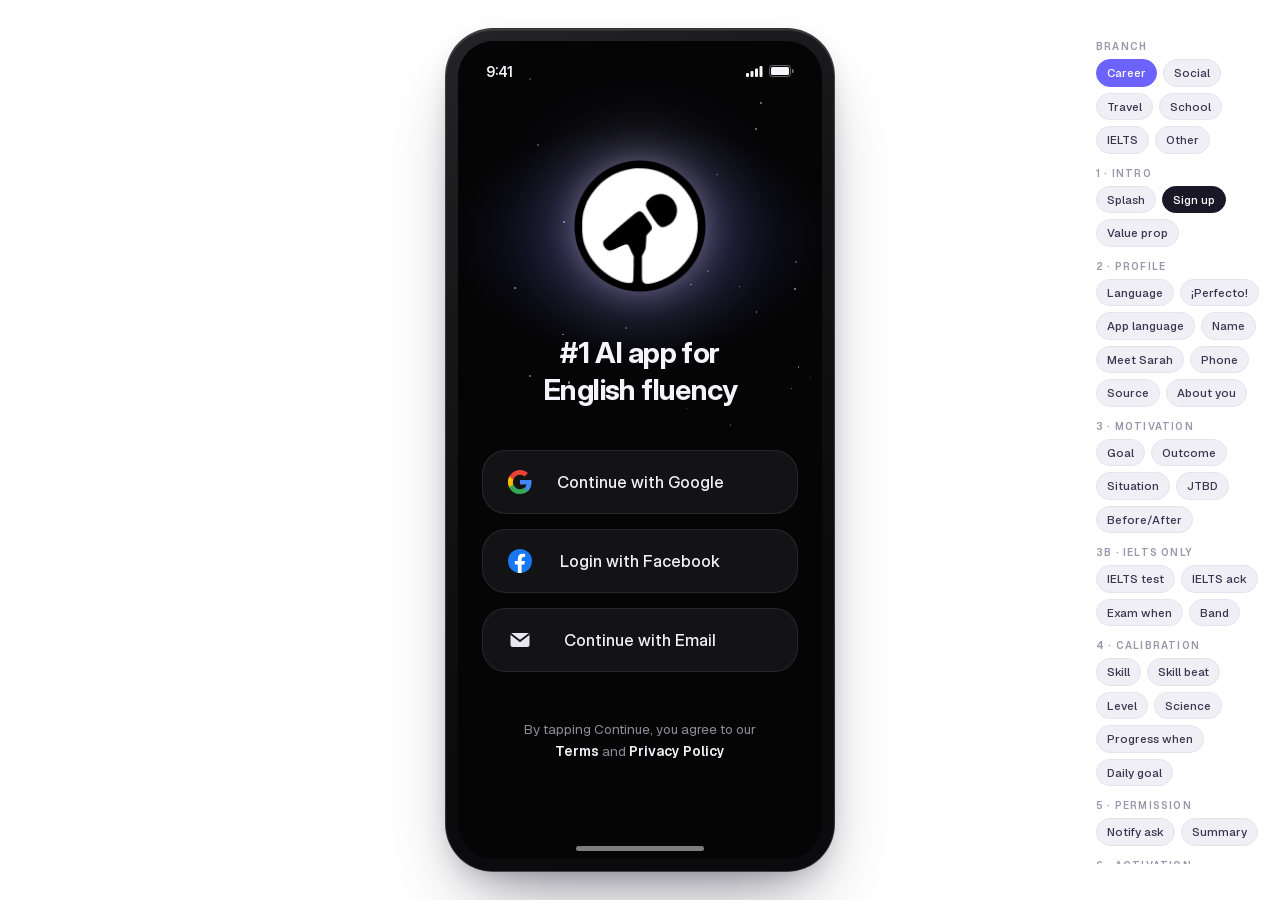
<file: index.html>
<!DOCTYPE html>
<html lang="en">
<head>
<meta charset="UTF-8">
<meta name="viewport" content="width=device-width, initial-scale=1.0">
<title>Stimuler · Onboarding</title>
<link rel="stylesheet" href="tokens.css">
<style>
/* ================= page + phone shell ================= */
html,body{height:100%;}
body{font-family:var(--font-body);background:#FFFFFF;color:var(--text-hi);display:flex;align-items:center;justify-content:center;min-height:100dvh;padding:22px;-webkit-font-smoothing:antialiased;}
.phone{width:390px;max-width:100%;aspect-ratio:390/844;display:flex;}
.bezel{position:relative;flex:1;background:linear-gradient(150deg,#242428,#141416 34%,#0B0B0D 70%);border:1px solid rgba(255,255,255,.16);border-radius:48px;padding:12px;box-shadow:inset 0 1.5px 1px rgba(255,255,255,.14),0 40px 80px -30px rgba(15,12,30,.45),0 12px 30px -12px rgba(15,12,30,.3);display:flex;overflow:hidden;}
.app{position:relative;flex:1;border-radius:36px;overflow:hidden;background:#0D0B16;}
.app::before{content:"";position:absolute;inset:0;z-index:0;background:radial-gradient(130% 46% at 50% -8%, rgba(108,99,255,.2), transparent 55%),radial-gradient(120% 55% at 50% 112%, rgba(64,53,140,.16), transparent 62%),linear-gradient(180deg,#16122A,#120F22 40%,#0D0B16 100%);}

/* full-screen emotional wash */
@property --wash{syntax:'<color>';inherits:true;initial-value:transparent;}
.app-tint{position:absolute;inset:0;z-index:1;pointer-events:none;opacity:0;--wash:transparent;background:radial-gradient(140% 100% at 50% 30%, var(--wash) 0%, transparent 74%);transition:opacity .6s var(--ease-out),--wash .55s var(--ease-out);}
.app-tint.show{opacity:1;}

/* Aurora · slow-drifting glow blobs behind every screen (indigo family only) */
.aurora{position:absolute;inset:0;z-index:0;overflow:hidden;pointer-events:none;transition:opacity .7s var(--ease-out);}
.app.quiet-bg .aurora{opacity:.28;}
.app.quiet-bg .aurora i{animation-play-state:paused;}
.app.quiet-bg .app-tint{opacity:0!important;}
.aurora i{position:absolute;border-radius:50%;filter:blur(64px);will-change:transform;}
.aurora i:nth-child(1){width:390px;height:390px;left:-130px;top:-100px;background:radial-gradient(circle,rgba(108,99,255,.46),rgba(108,99,255,0) 70%);animation:aur-a 17s ease-in-out infinite alternate;}
.aurora i:nth-child(2){width:350px;height:350px;right:-150px;top:120px;background:radial-gradient(circle,rgba(83,72,232,.46),rgba(83,72,232,0) 70%);animation:aur-b 21s ease-in-out infinite alternate;}
.aurora i:nth-child(3){width:340px;height:340px;left:-140px;top:420px;background:radial-gradient(circle,rgba(155,127,232,.32),rgba(155,127,232,0) 70%);animation:aur-c 25s ease-in-out infinite alternate;}
.aurora i:nth-child(4){width:380px;height:380px;right:-130px;bottom:-160px;background:radial-gradient(circle,rgba(110,143,216,.34),rgba(110,143,216,0) 70%);animation:aur-d 29s ease-in-out infinite alternate;}
@keyframes aur-a{to{transform:translate(95px,180px) scale(1.15)}}
@keyframes aur-b{to{transform:translate(-85px,220px) scale(1.12)}}
@keyframes aur-c{to{transform:translate(130px,-120px) scale(1.2)}}
@keyframes aur-d{to{transform:translate(-100px,-170px) scale(1.16)}}

/* Sarah video band · shared, sits above screens on question steps */
/* video stays fixed; the gradient edge sweeps up to swallow it (exit) or down to reveal it (enter) */
.sarah-band{position:absolute;top:0;left:0;right:0;height:212px;z-index:4;pointer-events:none;
  -webkit-mask-image:linear-gradient(180deg,#000 0%,#000 13%,rgba(0,0,0,.55) 24%,rgba(0,0,0,.18) 32%,transparent 38%);mask-image:linear-gradient(180deg,#000 0%,#000 13%,rgba(0,0,0,.55) 24%,rgba(0,0,0,.18) 32%,transparent 38%);
  -webkit-mask-size:100% 300%;mask-size:100% 300%;
  -webkit-mask-position:0 62%;mask-position:0 62%;
  transition:-webkit-mask-position .9s cubic-bezier(.45,.08,.2,1) .05s,mask-position .9s cubic-bezier(.45,.08,.2,1) .05s;}
.app.sarah-on .sarah-band{-webkit-mask-position:0 0;mask-position:0 0;}
.app:not(.sarah-on) .sarah-band{z-index:1;}
.app.band-off .sarah-band{opacity:0;transition:opacity .28s var(--ease-out);}
.sarah-band video{position:absolute;inset:0;width:100%;height:100%;object-fit:cover;object-position:50% 30%;transition:opacity .4s var(--ease-out);}
.sarah-band #svWrite{opacity:0;}
.sarah-band.writing #svWrite{opacity:1;}
.fs.has-sarah{padding-top:212px;}

.backbtn{position:absolute;top:54px;left:16px;z-index:70;width:36px;height:36px;border-radius:50%;
  background:rgba(9,7,18,.5);border:1px solid rgba(255,255,255,.22);display:grid;place-items:center;color:#EDECF4;
  backdrop-filter:blur(12px);-webkit-backdrop-filter:blur(12px);transition:transform var(--dur-fast) var(--ease-out);}
.backbtn svg{width:18px;height:18px;}
/* room for the back button on screens without Sarah's band above the content */
#app.back-on .fs:not(.has-sarah){padding-top:98px;}
#app.back-on #ack .ack-head{margin-top:92px;}
#app.back-on #plan{padding:0;}          /* the scroll container owns the clearance, not the section */
#app.back-on #plan .plan-scroll{padding-top:104px;}
.backbtn:active{transform:scale(.9);}
.statusbar{position:absolute;top:0;left:0;right:0;height:46px;z-index:40;display:flex;align-items:center;justify-content:space-between;padding:14px 28px 0;font-family:var(--font-display);font-weight:600;font-size:14px;pointer-events:none;color:var(--text-hi);}
.sb-r{display:flex;align-items:center;gap:6px;}
.home-ind{position:absolute;bottom:8px;left:50%;transform:translateX(-50%);width:128px;height:5px;border-radius:3px;background:rgba(245,244,250,.5);z-index:40;}

/* ================= screen router ================= */
.screen{position:absolute;inset:0;z-index:2;display:flex;flex-direction:column;padding:58px 26px 30px;opacity:0;transform:scale(.992);pointer-events:none;transition:opacity .5s var(--ease-out),transform .5s var(--ease-out);overflow:hidden;}
.screen.is-active{opacity:1;transform:scale(1);pointer-events:auto;z-index:3;}
.screen.is-past{opacity:0;transform:scale(1.008);transition-duration:.28s;}
#bridge.is-active > *{animation:rise .55s var(--ease-out) both;}
#bridge.is-active > *:nth-child(2){animation-delay:.08s}
@keyframes rise{from{opacity:0;transform:translateY(16px)}to{opacity:1;transform:translateY(0)}}
.grow{flex:1;}
.cta{display:flex;flex-direction:column;gap:10px;}

/* ================= HERO: video splash → text beats → get-started ================= */
#hero{padding:0;}
.splash-vid{position:absolute;inset:0;z-index:20;background:#000;transition:opacity .55s var(--ease-out);}
.splash-vid video{width:100%;height:100%;object-fit:cover;display:block;}
.splash-vid .wm-patch{position:absolute;left:0;right:0;bottom:0;height:12%;background:#000;}
.splash-vid.gone{opacity:0;pointer-events:none;}

/* text beats */
.beat{position:absolute;inset:0;z-index:6;display:flex;align-items:center;justify-content:center;padding:0 34px;text-align:center;pointer-events:none;}
.beat p{font-family:var(--font-display);font-weight:600;font-size:26px;line-height:1.3;letter-spacing:-.02em;color:var(--text-hi);text-wrap:balance;}
.beat .w{display:inline-block;opacity:0;filter:blur(6px);transform:translateY(14px);}
.beat.play .w{animation:wIn .58s var(--ease-out) forwards;}
.beat.out .w{animation:wOut .44s var(--ease-out) forwards;}
@keyframes wIn{to{opacity:1;filter:blur(0);transform:translateY(0)}}
@keyframes wOut{from{opacity:1;filter:blur(0);transform:translateY(0)}to{opacity:0;filter:blur(5px);transform:translateY(-9px)}}
.beat .soft{color:var(--text-mid);}
.beat .em{color:var(--indigo-300);}

/* get-started — Brainrot two-zone sectioning, dark-mode:
   atmosphere (feature-tinted glow) above · elevated curved sheet below,
   split by a curved horizon with a feature-colored rim light */
.gs{position:absolute;inset:0;z-index:5;display:flex;flex-direction:column;align-items:center;padding:52px 0 0;opacity:0;pointer-events:none;transition:opacity .3s var(--ease-out);}
.gs.on{opacity:1;pointer-events:auto;}
.gs > *{opacity:0;transform:translateY(18px);transition:opacity .5s var(--ease-out),transform .55s var(--ease-out);}
.gs.on > *{opacity:1;transform:translateY(0);}
.gs.on > *:nth-child(2){transition-delay:.09s}
.gs-demo{flex:1;min-height:0;width:100%;display:grid;align-items:start;justify-items:center;padding:6px 26px 0;position:relative;z-index:3;margin-bottom:-16px;}
.orbit{position:relative;height:100%;max-height:400px;aspect-ratio:886/1812;}
/* each prototype rides the horizon's circle: pivot far below = semicircular sweep */
.orbit .vwrap{position:absolute;inset:0;border-radius:30px;overflow:hidden;background:#000;
  box-shadow:0 34px 48px -18px rgba(0,0,0,.9),0 0 54px -14px var(--indigo-glow);
  transform-origin:50% 330%;
  transform:rotate(15deg);opacity:0;
  transition:transform .62s var(--ease-out),opacity .45s var(--ease-out);
  will-change:transform,opacity;}
.orbit .vwrap.on{transform:rotate(0);opacity:1;}
.orbit .vwrap.off{transform:rotate(-15deg);opacity:0;}
.orbit video{position:absolute;inset:0;width:100%;height:100%;object-fit:cover;}
/* the grounded sheet — taller, embracing the mockup */
.gs-sheet{position:relative;width:100%;z-index:2;min-height:308px;padding:34px 26px 46px;display:flex;flex-direction:column;align-items:center;}
.gs-sheet .curve{position:absolute;left:-14%;right:-14%;top:0;bottom:0;z-index:-1;
  border-radius:50% 50% 0 0 / 108px 108px 0 0;
  background:linear-gradient(180deg,#1C1828 0%,#141020 46%,#0E0B18 100%);
  border-top:1px solid var(--rim,rgba(139,132,255,.4));
  box-shadow:0 -30px 70px -26px var(--rimglow,rgba(108,99,255,.3));
  transition:border-color .5s var(--ease-out),box-shadow .5s var(--ease-out);
  will-change:transform;}
.gs-sheet.pulse .curve{animation:curveDip .65s var(--ease-out);}
@keyframes curveDip{0%{transform:translateY(0)}38%{transform:translateY(13px)}100%{transform:translateY(0)}}
.gs-dots{display:flex;gap:6px;justify-content:center;margin-bottom:16px;}
.gs-dots .dot{width:7px;height:7px;border-radius:var(--r-pill);background:rgba(255,255,255,.2);transition:width .3s var(--ease-out),background .3s;cursor:pointer;}
.gs-dots .dot.on{width:22px;background:var(--fc,var(--gold-500));}
.gs-txt{text-align:center;min-height:100px;margin-bottom:22px;transition:opacity .22s var(--ease-out),transform .22s var(--ease-out);}
.gs-txt.swap{opacity:0;transform:translateY(7px);}
.gs-label{font-family:var(--font-display);font-weight:600;font-size:15.5px;color:var(--fc,var(--indigo-300));}
.gs-head{margin-top:14px;font-family:var(--font-display);font-weight:600;font-size:30px;line-height:1.18;letter-spacing:-.02em;color:var(--text-hi);text-wrap:balance;}
.gs-head b{color:var(--fc,var(--indigo-300));}
.gs-sheet .btn{width:100%;margin-top:auto;}

/* ================= SIGNUP — Figma 8303:53834 ================= */
#signup{padding:0;background:#050506;}
#signup .stars{position:absolute;inset:0;pointer-events:none;}
#signup .stars i{position:absolute;border-radius:50%;background:#fff;animation:tw 3.4s ease-in-out infinite;}
@keyframes tw{0%,100%{opacity:.55}50%{opacity:.15}}
#signup .arc{position:absolute;top:0;left:0;width:100%;height:52%;pointer-events:none;}
.su-hero{position:absolute;top:14.5%;left:50%;transform:translateX(-50%);width:132px;height:132px;}
.su-hero img{width:100%;height:100%;filter:drop-shadow(0 0 44px rgba(180,170,255,.38)) drop-shadow(0 0 14px rgba(255,255,255,.28));}
.su-title{position:absolute;top:36%;left:0;right:0;text-align:center;font-family:var(--font-display);font-weight:700;font-size:29px;line-height:1.26;letter-spacing:-.02em;color:#F5F4FA;padding:0 30px;text-wrap:balance;}
.su-btns{position:absolute;left:24px;right:24px;top:50%;display:flex;flex-direction:column;gap:15px;}
.sso2{position:relative;display:flex;align-items:center;justify-content:center;min-height:64px;border-radius:24px;background:#131316;border:1px solid rgba(255,255,255,.09);font-family:var(--font-display);font-weight:500;font-size:16.5px;color:#F2F1F6;transition:transform .14s var(--ease-out),background .14s;}
.sso2:active{transform:scale(.98);background:#1a1a1e;}
.sso2 .ic{position:absolute;left:24px;width:26px;height:26px;display:grid;place-items:center;}
.sso2 .ic svg{width:24px;height:24px;}
.su-terms{position:absolute;left:0;right:0;top:calc(50% + 268px);text-align:center;font-size:13.5px;color:#8E8B99;line-height:1.65;}
.su-terms b{color:#F2F1F6;font-weight:600;}

/* ================= questionnaire (glass over aurora) ================= */
.fs{padding:64px 24px 28px;
  background:
    radial-gradient(85% 42% at 12% -6%, rgba(108,99,255,.15), transparent 62%),
    radial-gradient(70% 38% at 108% 26%, rgba(155,127,232,.10), transparent 62%),
    radial-gradient(80% 40% at 50% 112%, rgba(83,72,232,.12), transparent 60%);}
.fs .fprog{margin-bottom:26px;}
.fs .fq{font-family:var(--font-display);font-weight:600;font-size:25px;line-height:1.22;letter-spacing:-.02em;text-wrap:balance;}
.fs .fq em{font-style:normal;color:var(--indigo-300);}
.fs .fsub{margin-top:8px;font-size:14px;line-height:1.5;color:var(--text-mid);}
.fs .opts{margin-top:22px;display:flex;flex-direction:column;gap:10px;overflow-y:auto;padding-bottom:8px;scrollbar-width:none;}
.fs .opts::-webkit-scrollbar{display:none;}
/* uniform glass options: same height everywhere, bare inline icons */
.fs .opt{flex:none;min-height:58px;padding:0 16px;gap:12px;
  background:rgba(255,255,255,.12);
  backdrop-filter:blur(26px) saturate(1.3);-webkit-backdrop-filter:blur(26px) saturate(1.3);
  border:1px solid rgba(255,255,255,.15);border-radius:18px;}
.fs .opt .t-option{font-size:15.5px;white-space:nowrap;font-weight:500;color:#EDECF4;}
.fs .opt.is-selected{background:linear-gradient(180deg,#FFFFFF,#EDEBF6);border-color:#FFFFFF;}
.fs .opt.is-selected .qic svg{color:#0D0B16;}
.fs .opt.is-selected .t-option{color:#0D0B16;}
.fs .field{background:rgba(255,255,255,.12);backdrop-filter:blur(26px);-webkit-backdrop-filter:blur(26px);border-color:rgba(255,255,255,.16);}
.qic{width:26px;height:26px;display:grid;place-items:center;flex:none;}
.qic svg{width:22px;height:22px;color:var(--text-hi);}
.ab-block{margin-top:24px;}
.ab-lab{display:block;margin-bottom:10px;font-family:var(--font-body);font-weight:600;font-size:11.5px;
  letter-spacing:.12em;text-transform:uppercase;color:var(--text-low);}
.ab-row{display:flex;flex-wrap:wrap;gap:9px;}
.chip2{display:inline-flex;align-items:center;min-height:46px;padding:0 16px;border-radius:999px;
  font-family:var(--font-display);font-weight:500;font-size:15px;color:var(--text-hi);cursor:pointer;
  background:rgba(255,255,255,.06);border:1.5px solid var(--stroke);
  transition:transform var(--dur-fast) var(--ease-out),background var(--dur-base) var(--ease-out),border-color var(--dur-base) var(--ease-out);}
.chip2:active{transform:scale(.96);}
.chip2.on{background:linear-gradient(180deg,#FFFFFF,#EDEBF6);border-color:#FFFFFF;color:#0D0B16;font-weight:600;}
#q3.is-active .ab-block{animation:compIn .5s var(--ease-out) .28s backwards;}
#q3.is-active .ab-block+.ab-block{animation-delay:.4s;}
.fs .chips{margin-top:22px;display:flex;flex-wrap:wrap;gap:10px;}
.fs .field{margin-top:22px;}
.fs .fcta{margin-top:auto;padding-top:16px;display:flex;flex-direction:column;}
.fs .fcta .btn{width:100%;}
.fs .skip{margin-top:10px;align-self:center;background:none;color:var(--text-mid);font-weight:500;font-size:14px;padding:8px 16px;}
.fs .skip:active{color:var(--text-hi);}
/* staged entrance: progress bar → question → options one by one → CTA */
@keyframes compIn{from{opacity:0;transform:translateY(16px)}}
.fs.is-active .fprog{animation:compIn .45s var(--ease-out) .05s backwards;}
.fs.is-active .fq{animation:compIn .5s var(--ease-out) .16s backwards;}
.fs.is-active .fsub{animation:compIn .5s var(--ease-out) .24s backwards;}
.fs.is-active .field{animation:compIn .5s var(--ease-out) .3s backwards;}
.fs.is-active .ctx-visual{animation:compIn .55s var(--ease-out) .26s backwards;}
.fs.is-active .opts>*,.fs.is-active .chips>*{animation:compIn .45s var(--ease-out) .96s backwards;}
.fs.is-active .opts>*:nth-child(1),.fs.is-active .chips>*:nth-child(1){animation-delay:.3s}
.fs.is-active .opts>*:nth-child(2),.fs.is-active .chips>*:nth-child(2){animation-delay:.36s}
.fs.is-active .opts>*:nth-child(3),.fs.is-active .chips>*:nth-child(3){animation-delay:.42s}
.fs.is-active .opts>*:nth-child(4),.fs.is-active .chips>*:nth-child(4){animation-delay:.48s}
.fs.is-active .opts>*:nth-child(5),.fs.is-active .chips>*:nth-child(5){animation-delay:.54s}
.fs.is-active .opts>*:nth-child(6),.fs.is-active .chips>*:nth-child(6){animation-delay:.6s}
.fs.is-active .opts>*:nth-child(7),.fs.is-active .chips>*:nth-child(7){animation-delay:.66s}
.fs.is-active .opts>*:nth-child(8),.fs.is-active .chips>*:nth-child(8){animation-delay:.72s}
.fs.is-active .opts>*:nth-child(9),.fs.is-active .chips>*:nth-child(9){animation-delay:.78s}
.fs.is-active .opts>*:nth-child(10),.fs.is-active .chips>*:nth-child(10){animation-delay:.84s}
.fs.is-active .opts>*:nth-child(11),.fs.is-active .chips>*:nth-child(11){animation-delay:.9s}
.fs.is-active .opts>*:nth-child(12),.fs.is-active .chips>*:nth-child(12){animation-delay:.96s}
.fs.is-active .fcta{animation:compIn .5s var(--ease-out) .44s backwards;}
.phone-row{margin-top:22px;display:flex;gap:10px;}
.cc{flex:none;display:flex;align-items:center;gap:7px;min-height:56px;padding:0 14px;background:rgba(255,255,255,.12);backdrop-filter:blur(26px);-webkit-backdrop-filter:blur(26px);border:1.5px solid rgba(255,255,255,.16);border-radius:var(--r-md);font-family:var(--font-body);font-size:16px;color:var(--text-hi);}
.cc .fl{font-size:19px;line-height:1;}
.phone-row .field{margin-top:0;flex:1;}
.wa-chip{margin-top:14px;display:inline-flex;align-items:center;gap:8px;align-self:flex-start;padding:8px 13px;border-radius:var(--r-pill);background:rgba(67,214,160,.08);border:1px solid rgba(67,214,160,.28);font-size:12.5px;font-weight:500;color:#7FD6AA;}
.wa-chip svg{width:16px;height:16px;flex:none;}
.opt .flag{font-size:22px;line-height:1;width:28px;text-align:center;flex:none;}

/* ================= ack (me+ proof wall · Concept A) ================= */
#ack{padding:64px 0 28px;align-items:center;text-align:center;}
#ack .ack-head{margin-top:46px;padding:0 30px;font-family:var(--font-display);font-weight:700;font-size:34px;line-height:1.15;letter-spacing:-.025em;text-wrap:balance;}
#ack .awards{flex:0 0 auto;margin-top:auto;display:flex;flex-direction:column;justify-content:center;gap:22px;padding:8px 0;}
#ack .award{display:flex;align-items:center;justify-content:center;gap:14px;}
#ack .lau{width:34px;height:68px;}
#ack .award.big .lau{width:42px;height:84px;}
#ack .lau.rt{transform:scaleX(-1);}
#ack .aw-mid{text-align:center;min-width:150px;}
#ack .w-stars{color:var(--gold-500);font-size:14px;letter-spacing:3px;}
#ack .aw-num{margin-top:4px;font-family:var(--font-display);font-weight:700;font-size:32px;letter-spacing:-.02em;font-variant-numeric:tabular-nums;}
#ack .award.big .aw-num{font-size:40px;}
#ack .aw-lab{margin-top:5px;font-size:11.5px;font-weight:600;letter-spacing:.08em;text-transform:uppercase;color:var(--gold-300);line-height:1.5;}
.ack-stmt{margin:auto auto;width:100%;max-width:320px;text-align:center;font-size:14.5px;line-height:1.6;color:var(--text-mid);border-radius:18px;padding:16px 18px;background:rgba(255,255,255,.055);border:1px solid rgba(255,255,255,.10);box-shadow:inset 0 1px 0 rgba(255,255,255,.06);}
.ack-stmt b{color:var(--text-hi);font-weight:600;}
#ack.is-active .ack-stmt{animation:compIn .55s var(--ease-out) 1.15s backwards;}
#ack .aw-logo{display:block;margin:0 auto 2px;width:28px;height:30px;}
#ack.is-active .ack-head{animation:compIn .5s var(--ease-out) .12s backwards;}
#ack.is-active .award .lau{animation:awEl .48s var(--ease-out) both;}
#ack.is-active .award .lau.rt{animation-name:awElR;}
#ack.is-active .w-stars,#ack.is-active .aw-num,#ack.is-active .aw-logo{animation:awEl .48s var(--ease-out) both;}
#ack.is-active .aw-lab{animation:awLab .38s var(--ease-out) both;}
#ack.is-active .award:nth-child(1) .lau{animation-delay:.26s}
#ack.is-active .award:nth-child(1) .w-stars,#ack.is-active .award:nth-child(1) .aw-num{animation-delay:.35s}
#ack.is-active .award:nth-child(1) .aw-lab{animation-delay:.44s}
#ack.is-active .award:nth-child(2) .lau{animation-delay:.54s}
#ack.is-active .award:nth-child(2) .aw-num{animation-delay:.63s}
#ack.is-active .award:nth-child(2) .aw-lab{animation-delay:.72s}
#ack.is-active .award:nth-child(3) .lau{animation-delay:.82s}
#ack.is-active .award:nth-child(3) .aw-logo{animation-delay:.91s}
#ack.is-active .award:nth-child(3) .aw-lab{animation-delay:1s}
#ack.is-active .tmar{animation:compIn .5s var(--ease-out) 1.15s backwards;}
#ack.is-active .fcta{animation:compIn .5s var(--ease-out) 1.25s backwards;}
@keyframes awEl{from{opacity:0;transform:translateY(12px) scale(.88)}to{opacity:1;transform:none}}
@keyframes awElR{from{opacity:0;transform:scaleX(-1) translateY(12px) scale(.88)}to{opacity:1;transform:scaleX(-1)}}
@keyframes awLab{from{opacity:0;transform:translateY(8px)}to{opacity:1;transform:none}}
/* testimonial marquee */
#ack .tmar{margin:auto 0;}
#ack.is-active .tmar{animation:compIn .55s var(--ease-out) 1.15s backwards;}
.tmar{width:100%;overflow:hidden;margin-bottom:18px;-webkit-mask-image:linear-gradient(90deg,transparent,#000 8%,#000 92%,transparent);mask-image:linear-gradient(90deg,transparent,#000 8%,#000 92%,transparent);}
.tmar .trow{display:flex;gap:12px;width:max-content;animation:mar 26s linear infinite;}
@keyframes mar{from{transform:translateX(0)}to{transform:translateX(-50%)}}
.tcard{width:238px;min-height:132px;flex:none;display:flex;flex-direction:column;background:var(--surface-1);border:1px solid var(--stroke);border-radius:16px;padding:16px;text-align:left;}
.tcard .tc-top{display:flex;justify-content:space-between;align-items:center;font-size:11px;color:var(--text-mid);}
.tcard .tc-stars{color:var(--gold-500);font-size:11px;letter-spacing:1.5px;}
.tcard .tc-t{margin-top:7px;font-family:var(--font-display);font-weight:600;font-size:13px;color:var(--text-hi);}
.tcard .tc-b{margin-top:6px;font-size:12.5px;line-height:1.55;color:var(--text-mid);}
#ack .fcta{width:100%;padding:0 24px;}
#ack .fcta .btn{width:100%;}

/* ================= context beats + phase A extras ================= */
.fs.ctx{align-items:center;text-align:center;}
.fs.ctx .fq{text-align:center;}
.fs.ctx .fsub{max-width:32ch;margin-left:auto;margin-right:auto;}
.ctx-visual{flex:1;min-height:0;width:100%;display:flex;flex-direction:column;align-items:center;justify-content:center;gap:14px;padding:14px 0;}
.fs .fcta{width:100%;}
/* stat beat bars */
.statbars{display:flex;align-items:flex-end;gap:26px;height:150px;}
.statbars .col{display:flex;flex-direction:column;align-items:center;gap:8px;height:100%;justify-content:flex-end;}
.statbars .bar{width:58px;border-radius:12px 12px 4px 4px;}
.statbars .b1{background:rgba(255,255,255,.14);}
.statbars .b2{background:linear-gradient(180deg,var(--indigo-300),var(--indigo-600));box-shadow:0 10px 30px -12px var(--indigo-glow);}
.statbars .blab{font-size:11.5px;color:var(--text-mid);}
/* skill beat — one number, and the topics land in a pile you can push around */
#ctxfeat{padding-top:78px;}
#app.back-on #ctxfeat{padding-top:118px;}
.sk-head{position:relative;z-index:1;flex:1;min-height:0;display:flex;flex-direction:column;align-items:center;
  justify-content:center;width:100%;text-align:center;padding-top:76px;}
.sk-head::before{content:'';position:absolute;left:50%;top:calc(50% + 38px);width:min(112vw,460px);aspect-ratio:1;
  transform:translate(-50%,-50%);border-radius:50%;pointer-events:none;z-index:0;
  background:radial-gradient(circle,
    rgba(129,116,255,.42) 0%, rgba(108,99,255,.24) 30%, rgba(90,80,220,.10) 52%, transparent 72%);}
.sk-head > *{position:relative;z-index:1;}
.sk-title{margin:0 0 0 -8px;align-self:flex-start;text-align:left;max-width:19ch;font-family:var(--font-display);font-weight:600;
  font-size:29px;line-height:1.2;letter-spacing:-.02em;color:var(--text-hi);}
.sk-title em{font-style:normal;color:var(--indigo-300);}
.sk-lead{margin:0;font-family:var(--font-display);font-weight:600;font-size:12px;
  letter-spacing:.14em;text-transform:uppercase;color:var(--gold-300);}
.sk-num{margin-top:2px;font-family:var(--font-display);font-weight:700;font-size:92px;line-height:1.02;
  letter-spacing:-.05em;color:var(--text-hi);font-variant-numeric:tabular-nums;}
.sk-unit{margin:8px 0 0;font-size:14.5px;line-height:1.45;color:var(--text-mid);max-width:25ch;}
.pillbox{position:relative;z-index:3;flex:0 0 262px;align-self:stretch;margin:0 -26px -6px;overflow:visible;touch-action:none;}
.pill{position:absolute;left:0;top:0;display:inline-flex;align-items:center;white-space:nowrap;
  padding:9px 15px;border-radius:999px;font-size:13.5px;line-height:1.15;color:var(--text-hi);
  background:rgba(255,255,255,.085);border:1px solid rgba(255,255,255,.17);
  -webkit-backdrop-filter:blur(16px) saturate(1.3);backdrop-filter:blur(16px) saturate(1.3);
  box-shadow:inset 0 1px 0 rgba(255,255,255,.16), 0 8px 20px -10px rgba(0,0,0,.7);
  will-change:transform;cursor:grab;user-select:none;opacity:0;
  transition:background .18s var(--ease-out),border-color .18s var(--ease-out),box-shadow .18s var(--ease-out);}
.pill.placed{opacity:1;}
.pill:active{background:rgba(108,99,255,.32);border-color:rgba(169,161,255,.8);color:#fff;
  box-shadow:inset 0 1px 0 rgba(255,255,255,.3), 0 0 0 1px rgba(139,132,255,.45),
             0 0 30px rgba(108,99,255,.6);cursor:grabbing;}
#ctxfeat.is-active .sk-title{animation:compIn .5s var(--ease-out) .08s backwards;}
#ctxfeat.is-active .sk-lead{animation:compIn .45s var(--ease-out) .22s backwards;}
#ctxfeat.is-active .sk-num{animation:compIn .5s var(--ease-out) .3s backwards;}
#ctxfeat.is-active .sk-unit{animation:compIn .45s var(--ease-out) .42s backwards;}

/* level beat */
#ctxsci{padding-top:70px;}
#ctxsci .fq em{font-style:normal;color:var(--indigo-300);}
#ctxsci{padding-top:78px;}
#app.back-on #ctxsci{padding-top:118px;}
.lv-title{margin:0;font-family:var(--font-display);font-weight:600;font-size:24px;line-height:1.28;
  letter-spacing:-.015em;color:var(--text-hi);text-align:left;}
.lv-title em{font-style:normal;color:var(--indigo-300);}
#ctxsci .ctx-visual{flex:0 0 auto;justify-content:flex-start;padding-top:22px;gap:0;}
.lvl-card{width:100%;border-radius:22px;padding:16px 18px 14px;background:#141127;
  border:1px solid rgba(255,255,255,.10);box-shadow:inset 0 1px 0 rgba(255,255,255,.06);}
.lvl-title{text-align:center;font-family:var(--font-display);font-weight:600;font-size:13px;
  letter-spacing:.06em;text-transform:uppercase;color:var(--text-low);}
.lvl-plot{position:relative;margin-top:14px;}
.lvl-arc{position:absolute;left:0;top:0;width:100%;height:auto;pointer-events:none;}
.la-path{fill:none;stroke:var(--indigo-300);stroke-width:2.2;stroke-linecap:round;}
.la-head{fill:var(--indigo-300);}
.lvl-gain{position:absolute;left:50%;top:-2px;transform:translateX(-50%);padding:5px 11px;border-radius:999px;
  font-family:var(--font-display);font-weight:600;font-size:11.5px;white-space:nowrap;
  background:rgba(108,99,255,.2);border:1px solid rgba(108,99,255,.45);color:var(--indigo-300);}
.lvl-cols{padding-top:70px;display:grid;grid-template-columns:1fr 1fr;gap:16px;align-items:end;}
.lvl-col{display:flex;flex-direction:column;align-items:center;gap:7px;}
.lvl-col b{font-family:var(--font-display);font-weight:700;font-size:32px;letter-spacing:-.02em;color:var(--text-hi);}
.lvl-bar{width:100%;border-radius:12px 12px 6px 6px;transition:height .6s var(--ease-out);}
.lvl-bar.b-now{background:rgba(255,255,255,.09);border:1px solid rgba(255,255,255,.08);}
.lvl-bar.b-now.uneven{background:repeating-linear-gradient(-45deg,
  rgba(255,255,255,.13) 0 7px, rgba(255,255,255,.04) 7px 14px);}
.lvl-bar.b-goal{background:linear-gradient(180deg,var(--indigo-400),var(--indigo-700));
  box-shadow:0 12px 30px -14px var(--indigo-glow);}
.lvl-tag{font-family:var(--font-display);font-weight:600;font-size:11.5px;}
.lvl-tag.before{color:var(--text-low);}
.lvl-tag.after{color:var(--indigo-300);}
.lvl-sub{font-size:10.5px;line-height:1.3;color:var(--text-low);min-height:0;}
#ctxsci .so-row{margin-top:auto;padding-top:22px;}
#ctxsci .sp-src{margin-top:16px;align-self:center;color:var(--text-low);border-bottom-color:rgba(255,255,255,.18);}
#ctxsci.is-active .lv-title{animation:compIn .5s var(--ease-out) .08s backwards;}
#ctxsci.is-active .lvl-card{animation:compIn .55s var(--ease-out) .24s backwards;}
#ctxsci.is-active .la-path{stroke-dasharray:1;stroke-dashoffset:1;animation:pgDraw 1.1s var(--ease-out) .95s forwards;}
#ctxsci.is-active .la-head,#ctxsci.is-active .lvl-gain{opacity:0;animation:pgFade .4s var(--ease-out) 1.65s forwards;}
#ctxsci.is-active .so-row{animation:compIn .5s var(--ease-out) 1.9s backwards;}
#ctxsci.is-active .lvl-card{animation:compIn .6s var(--ease-out) .3s backwards;}
#ctxsci.is-active .lvl-bar{transform-origin:bottom;animation:lvlGrow .7s var(--ease-out) .6s backwards;}
@keyframes lvlGrow{from{transform:scaleY(.1);opacity:0}to{transform:scaleY(1);opacity:1}}
#ctxfeat.is-active .sko-card{animation:compIn .55s var(--ease-out) .3s backwards;}
#ctxfeat.is-active .sko-testi{animation:compIn .55s var(--ease-out) .45s backwards;}
  background:radial-gradient(circle at 40% 32%,rgba(139,132,255,.22),rgba(108,99,255,.07));
  border:1.5px solid rgba(139,132,255,.4);box-shadow:0 0 46px -8px var(--indigo-glow);margin-bottom:24px;}
/* value proposition: text beats, then the prototype carousel */
#valueprop{padding-top:0;justify-content:center;}
.vp-beats{position:absolute;inset:0;display:grid;place-items:center;padding:0 30px;text-align:center;
  pointer-events:none;z-index:6;transition:opacity .5s var(--ease-out);}
.vp-beats.gone{opacity:0;}
.vp-stage{flex:1;min-height:0;width:100%;display:flex;flex-direction:column;align-items:center;
  justify-content:center;opacity:0;transition:opacity .55s var(--ease-out);}
.vp-stage.on{opacity:1;}
/* the device frame is CSS, so every clip is framed identically */
.vp-phone{position:relative;flex:none;width:min(80%,232px);aspect-ratio:520/1085;
  border-radius:30px;overflow:hidden;background:#08070F;
  border:2px solid rgba(255,255,255,.14);
  box-shadow:0 30px 64px -18px rgba(0,0,0,.95), 0 0 52px -16px rgba(108,99,255,.5),
             inset 0 1px 0 rgba(255,255,255,.14);}
.vp-vid{position:absolute;inset:0;width:100%;height:100%;object-fit:cover;object-position:50% 0;
  opacity:0;transform:translateX(46%);pointer-events:none;
  transition:opacity .34s var(--ease-out), transform .52s cubic-bezier(.32,.72,.28,1);}
.vp-vid.on{opacity:1;transform:translateX(0);}
.vp-vid.out{opacity:0;transform:translateX(-46%);}
#vpHead{transition:opacity .28s var(--ease-out);}
#vpHead.swap{opacity:0;}
.vp-dots{display:flex;gap:6px;margin-top:22px;}
.vp-dots .dot{width:6px;height:6px;border-radius:50%;background:rgba(255,255,255,.22);
  transition:all .3s var(--ease-out);cursor:pointer;}
.vp-dots .dot.on{width:20px;border-radius:3px;background:var(--indigo-400);}
.vp-head{margin:16px 0 0;max-width:28ch;min-height:58px;display:flex;align-items:center;
  justify-content:center;text-align:center;font-family:var(--font-display);font-weight:600;
  font-size:23px;line-height:1.28;letter-spacing:-.015em;color:var(--text-hi);}
#valueprop .fcta{padding-top:16px;}
/* outcome beat — Sarah sets it up, the curve proves it, the claim lands after */
#ctxout{padding-top:78px;}
#app.back-on #ctxout{padding-top:118px;}
.so-row{display:flex;align-items:stretch;gap:11px;margin-top:auto;padding-top:24px;}
.so-av{flex:none;width:66px;min-height:78px;border-radius:14px;overflow:hidden;
  border:1px solid rgba(255,255,255,.14);background:rgba(255,255,255,.05);}
.so-av img{width:100%;height:100%;object-fit:cover;display:block;}
.so-bubble{position:relative;margin:0;flex:1;display:flex;align-items:center;
  padding:12px 15px;border-radius:14px;min-height:78px;
  background:#1B1834;border:1px solid rgba(255,255,255,.13);
  font-size:13.5px;line-height:1.5;color:var(--text-hi);text-align:left;}
.so-bubble::before{content:'';position:absolute;left:-7px;top:50%;width:14px;height:14px;
  margin-top:-7px;transform:rotate(45deg);background:#1B1834;border-bottom-left-radius:3px;
  border-left:1px solid rgba(255,255,255,.13);border-bottom:1px solid rgba(255,255,255,.13);}
#ctxout .ctx-visual{justify-content:flex-start;flex:none;padding:0;}
.out-card{position:relative;width:100%;border-radius:22px;overflow:hidden;padding:14px 10px 10px;
  background:
    radial-gradient(112% 84% at 58% 74%, rgba(108,99,255,.32), rgba(108,99,255,.06) 58%, transparent 78%),
    linear-gradient(158deg, rgba(255,255,255,.07), rgba(255,255,255,.02));
  border:1px solid rgba(255,255,255,.15);
  box-shadow:inset 0 1px 0 rgba(255,255,255,.12), inset 0 -22px 46px -20px rgba(108,99,255,.35),
             0 22px 50px -26px rgba(0,0,0,.8);}
.out-svg{display:block;width:100%;height:auto;}
.out-line{fill:none;stroke:var(--indigo-300);stroke-width:3.4;stroke-linecap:round;}
.out-d{fill:#CFCAFF;transform-box:fill-box;transform-origin:center;}
.out-sweep{transform-box:fill-box;transform-origin:left;}
/* labels sit clear of the curve, never on a dot and never over the line */
.out-mark{position:absolute;padding:5px 10px;border-radius:9px;background:rgba(18,15,36,.72);
  border:1px solid rgba(255,255,255,.10);backdrop-filter:blur(6px);color:var(--text-hi);
  font-family:var(--font-display);font-weight:600;font-size:11px;white-space:nowrap;}
.out-mark.m1{left:3%;top:82%;}
.out-mark.m2{left:38%;top:52%;transform:translate(-50%,-100%);}
.out-mark.m3{left:82%;top:12%;transform:translate(-50%,-100%);}
.out-badge{position:absolute;right:12px;bottom:12px;width:106px;height:106px;border-radius:50%;
  background:radial-gradient(circle at 42% 30%,#FFFFFF,#EFEDF6);border:none;
  display:grid;place-items:center;align-content:center;gap:1px;
  box-shadow:0 16px 38px -12px rgba(8,6,20,.75), 0 0 0 1px rgba(255,255,255,.5);}
.out-badge .ob-attr{font-family:var(--font-display);font-weight:600;font-size:8.5px;letter-spacing:.09em;text-transform:uppercase;color:#5348E8;}
.out-badge .ob-key{font-size:10.5px;color:#5B5670;}
.out-badge b{font-family:var(--font-display);font-weight:700;font-size:24px;letter-spacing:-.02em;color:#100D22;}
/* the claim, after the evidence */
.out-stat{margin:0 0 20px;font-family:var(--font-display);font-weight:600;font-size:21px;line-height:1.3;
  letter-spacing:-.012em;color:var(--text-hi);text-align:left;}
.out-stat em{font-style:normal;color:var(--indigo-300);}
.out-src{margin-top:12px;text-align:left;font-size:11.5px;line-height:1.5;color:var(--text-low);}
#ctxout.is-active .out-stat{animation:compIn .48s var(--ease-out) .06s backwards;}
#ctxout.is-active .out-card{animation:compIn .5s var(--ease-out) .16s backwards;}
/* the line draws, and the fill is swept in behind it on the same curve and the same easing */
#ctxout.is-active .out-line{stroke-dasharray:1;stroke-dashoffset:1;
  animation:pgDraw .85s cubic-bezier(.36,.02,.28,1) .55s forwards;}
#ctxout.is-active .out-sweep{transform:scaleX(0);
  animation:sweepX .88s cubic-bezier(.36,.02,.28,1) .62s forwards;}
/* each dot lights as the line reaches it, its label 20ms later */
#ctxout.is-active .out-d{opacity:0;transform:scale(.3);animation:dotPop .3s var(--ease-out) forwards;}
#ctxout.is-active .d1{animation-delay:.5s;}
#ctxout.is-active .d2{animation-delay:.95s;}
#ctxout.is-active .d3{animation-delay:1.4s;}
#ctxout.is-active .out-mark{opacity:0;animation:markIn .32s var(--ease-out) forwards;}
#ctxout.is-active .m1{animation-delay:.52s;}
#ctxout.is-active .m2{animation-delay:.97s;}
#ctxout.is-active .m3{animation-delay:1.42s;}
#ctxout.is-active .out-badge{opacity:0;animation:badgeIn .42s var(--ease-out) 1.62s forwards;}
#ctxout.is-active .out-src{animation:compIn .45s var(--ease-out) 1.84s backwards;}
#ctxout.is-active .so-row{animation:compIn .5s var(--ease-out) 1.94s backwards;}
@keyframes sweepX{to{transform:scaleX(1)}}
@keyframes dotPop{to{opacity:1;transform:scale(1)}}
@keyframes markIn{to{opacity:1}}
@keyframes badgeIn{from{opacity:0;transform:scale(.86)}to{opacity:1;transform:scale(1)}}

/* smooth progress curve (ctxstat) */
#ctxstat{padding-top:70px;background:none;}
#ctxfeat{background:radial-gradient(85% 42% at 50% 110%, rgba(108,99,255,.30), transparent 64%);}
#ctxsci .fq{margin-top:auto;margin-bottom:18px;}
.sci-lead{font-size:11px;font-weight:600;letter-spacing:.12em;text-transform:uppercase;color:var(--text-low);margin-bottom:12px;}
#ctxsci.is-active .sci-lead{animation:compIn .5s var(--ease-out) .18s backwards;}
#ctxsci .ctx-visual{flex:0 0 auto;}
#ctxstat .fq{font-size:27.5px;margin-bottom:0;}
#ctxstat .ctx-visual{justify-content:center;padding:10px 0;}
.prog-card{position:relative;width:100%;border-radius:22px;background:linear-gradient(180deg,rgba(255,255,255,.11),rgba(255,255,255,.05));backdrop-filter:blur(30px) saturate(1.25);-webkit-backdrop-filter:blur(30px) saturate(1.25);border:1px solid rgba(255,255,255,.18);box-shadow:0 22px 50px -22px rgba(10,8,30,.75),inset 0 1px 0 rgba(255,255,255,.12);padding:22px 18px 16px;}
.prog-svg{display:block;width:100%;height:auto;overflow:visible;}
.pg-grid line{stroke:rgba(255,255,255,.09);stroke-width:1;}
.pg-up{fill:none;stroke:url(#pgUp);stroke-width:5;stroke-linecap:round;filter:drop-shadow(0 0 12px rgba(108,99,255,.35));}
.pg-down{fill:none;stroke:#8F8AA5;stroke-width:2;stroke-linecap:round;stroke-dasharray:7 7;}
.pg-dot0{fill:#8B84FF;}
.pg-dot1{fill:var(--gold-300);transform-box:fill-box;transform-origin:center;}
.pg-dot2{fill:#D9D7E6;}
.pg-ylab{position:absolute;left:24px;top:52%;font-family:var(--font-display);font-weight:600;font-size:13.5px;color:var(--text-hi);}
.pg-xlab{position:absolute;left:24px;bottom:14px;font-size:10.5px;font-weight:600;letter-spacing:.1em;text-transform:uppercase;color:var(--text-low);}
.pg-bub{position:absolute;font-family:var(--font-display);font-weight:600;font-size:13px;line-height:1;padding:9px 13px;white-space:nowrap;}
.pg-bub.up{top:16px;right:10px;background:linear-gradient(180deg,#FFFFFF,#EDEBF6);color:#0D0B16;border-radius:999px;box-shadow:0 10px 26px -10px rgba(245,244,250,.5);}
.pg-bub.dn{right:16px;bottom:74px;background:rgba(255,255,255,.08);border:1px solid var(--stroke);color:var(--text-mid);border-radius:999px;backdrop-filter:blur(8px);-webkit-backdrop-filter:blur(8px);}
.pg-spark{position:absolute;pointer-events:none;opacity:0;}
.pg-spark.s1{width:10px;height:10px;top:60px;right:4px;}
.pg-spark.s2{width:7px;height:7px;top:10px;right:104px;}
.prog-stat{margin-top:12px;margin-bottom:2px;display:flex;gap:11px;align-items:flex-start;text-align:left;background:rgba(108,99,255,.13);backdrop-filter:blur(26px) saturate(1.2);-webkit-backdrop-filter:blur(26px) saturate(1.2);border:1px solid rgba(139,132,255,.30);border-radius:15px;padding:13px 15px;}
.prog-stat .ps-ic{flex:none;width:30px;height:30px;border-radius:50%;background:rgba(108,99,255,.20);color:var(--indigo-300);display:grid;place-items:center;}
.prog-stat .ps-ic svg{width:16px;height:16px;}
.prog-stat p{font-size:13.5px;line-height:1.55;color:var(--text-mid);margin:0;}
.prog-stat p b{color:var(--text-hi);font-weight:600;}
/* notification ask (qnotif) */
.mic-perm{position:absolute;inset:0;z-index:60;display:grid;place-items:center;padding:0 30px;background:rgba(6,5,14,.62);backdrop-filter:blur(4px);-webkit-backdrop-filter:blur(4px);}
.mic-perm .ios-dialog{animation:compIn .3s var(--ease-out);}
.ios-wrap{margin:auto 0;display:flex;flex-direction:column;align-items:center;gap:12px;padding-bottom:26px;}
.ios-dialog{width:286px;border-radius:15px;background:rgba(43,39,60,.96);backdrop-filter:blur(24px);-webkit-backdrop-filter:blur(24px);border:1px solid rgba(255,255,255,.08);overflow:hidden;text-align:center;box-shadow:0 26px 60px -24px rgba(5,4,16,.9);}
.iod-t{padding:18px 18px 6px;font-family:var(--font-display);font-weight:600;font-size:15px;line-height:1.35;color:var(--text-hi);}
.iod-s{padding:0 18px 14px;font-size:12.5px;line-height:1.45;color:var(--text-mid);}
.iod-row{display:flex;border-top:1px solid rgba(255,255,255,.09);}
.iod-btn{flex:1;min-height:46px;font-size:15.5px;color:var(--text-mid);}
.iod-btn.allow{border-left:1px solid rgba(255,255,255,.09);color:var(--indigo-300);font-weight:600;}
.iod-btn:active{background:rgba(255,255,255,.06);}
.iod-arrow{width:30px;height:30px;color:var(--indigo-300);align-self:flex-end;margin-right:52px;animation:iodBob 1.4s ease-in-out infinite;}
@keyframes iodBob{50%{transform:translateY(-7px)}}
#qnotif.is-active .mic-perm{position:absolute;inset:0;z-index:60;display:grid;place-items:center;padding:0 30px;background:rgba(6,5,14,.62);backdrop-filter:blur(4px);-webkit-backdrop-filter:blur(4px);}
.mic-perm .ios-dialog{animation:compIn .3s var(--ease-out);}
.ios-wrap{animation:compIn .55s var(--ease-out) .3s backwards;}
/* activation runway (qsummary) */
/* summary receipt — the JTBD leads, who/why beneath it, the settings quietest */
#qsummary .fq{margin-bottom:18px;}
.rc{width:100%;border-radius:20px;padding:16px 16px 14px;
  background:linear-gradient(166deg,rgba(255,255,255,.06),rgba(255,255,255,.02));
  border:1px solid rgba(255,255,255,.10);}
.rc-lab{font-family:var(--font-display);font-weight:600;font-size:9.5px;letter-spacing:.14em;
  text-transform:uppercase;color:var(--gold-300);}
.rc-jtbd{margin:9px 0 0;font-family:var(--font-display);font-weight:600;font-size:19px;
  line-height:1.28;letter-spacing:-.012em;color:var(--text-hi);}
.rc-who{margin-top:9px;display:flex;align-items:center;gap:9px;flex-wrap:wrap;
  font-size:13px;color:var(--indigo-300);}
.rc-who i{width:3px;height:3px;border-radius:50%;background:currentColor;opacity:.55;}
.rc-chips{margin-top:14px;padding-top:13px;border-top:1px solid rgba(255,255,255,.09);
  display:flex;flex-wrap:wrap;gap:6px;}
.rc-chips span{padding:5px 10px;border-radius:999px;font-size:11.5px;color:var(--text-mid);
  background:rgba(255,255,255,.05);border:1px solid rgba(255,255,255,.08);}
/* what happens next, said plainly */
.rn{margin-top:auto;padding-top:20px;}
.rn-lab{font-family:var(--font-display);font-weight:600;font-size:14px;color:var(--text-hi);}
.rn-body{margin:6px 0 0;font-size:13px;line-height:1.55;color:var(--text-mid);}

.run-chips{display:flex;flex-wrap:wrap;gap:9px;margin-top:26px;}
.run-chips span{display:inline-flex;align-items:center;gap:7px;padding:10px 15px;border-radius:999px;background:rgba(255,255,255,.07);border:1px solid var(--stroke);font-family:var(--font-display);font-weight:500;font-size:13.5px;color:var(--text-hi);}
.run-chips span i{font-style:normal;color:var(--indigo-300);font-weight:700;}
.run-next{margin-top:auto;margin-bottom:4px;text-align:center;font-size:15px;color:var(--text-mid);}
.run-next b{color:var(--text-hi);font-weight:600;}
#qsummary .fcta{margin-top:14px;}
#qsummary.is-active .run-chips span{animation:compIn .45s var(--ease-out) backwards;}
#qsummary.is-active .run-chips span:nth-child(1){animation-delay:.28s}
#qsummary.is-active .run-chips span:nth-child(2){animation-delay:.36s}
#qsummary.is-active .run-chips span:nth-child(3){animation-delay:.44s}
#qsummary.is-active .run-chips span:nth-child(4){animation-delay:.52s}
#qsummary.is-active .run-next{animation:compIn .5s var(--ease-out) .62s backwards;}
#ctxstat.is-active .pg-up{stroke-dasharray:1;stroke-dashoffset:1;animation:pgDraw 2.7s cubic-bezier(.38,.12,.32,.96) .45s forwards;}
#ctxstat.is-active .pg-grid line,#ctxstat.is-active .pg-ylab,#ctxstat.is-active .pg-xlab{opacity:0;animation:pgFade .8s var(--ease-out) .3s forwards;}
#ctxstat.is-active .pg-halo,#ctxstat.is-active .pg-dot1,#ctxstat.is-active .pg-dot2,#ctxstat.is-active .pg-bub{opacity:0;animation:pgFade .8s var(--ease-out) forwards;}
#ctxstat.is-active .pg-down{clip-path:inset(0 100% 0 0);animation:pgReveal 1.15s cubic-bezier(.38,.12,.32,.96) 2.45s forwards;}
#ctxstat.is-active .pg-dot2,#ctxstat.is-active .pg-bub.dn{animation-delay:3.45s}
#ctxstat.is-active .pg-dot1{animation:pgFade .7s var(--ease-out) 2.95s forwards,pgPulse 3.2s ease-in-out 3.8s infinite;}
#ctxstat.is-active .pg-halo{animation-delay:2.95s}
#ctxstat.is-active .pg-bub.up{animation-delay:3s}
#ctxstat.is-active .pg-spark{animation:pgTwinkle 3s ease-in-out infinite alternate;}
#ctxstat.is-active .pg-spark.s1{animation-delay:3.4s}
#ctxstat.is-active .pg-spark.s2{animation-delay:3.8s}
#ctxstat.is-active .prog-stat{animation:compIn .6s var(--ease-out) 3.1s backwards;}
@keyframes pgDraw{to{stroke-dashoffset:0}}
@keyframes pgFade{to{opacity:1}}
@keyframes pgReveal{to{clip-path:inset(0 -8% 0 0)}}
@keyframes pgPulse{50%{transform:scale(1.22)}}
@keyframes pgTwinkle{from{opacity:.15;transform:scale(.78) rotate(-6deg)}to{opacity:.85;transform:scale(1.1) rotate(8deg)}}
/* before / after chat cards */
#ctxba{padding-top:74px;}
#app.back-on #ctxba{padding-top:112px;}
.ba-head{margin:0;align-self:stretch;text-align:center;font-family:var(--font-display);font-weight:600;
  font-size:26px;line-height:1.24;letter-spacing:-.018em;color:var(--text-hi);}
.ba-duo{position:relative;width:100%;margin:auto 0;padding-top:30px;display:grid;
  grid-template-columns:1fr 1fr;gap:11px;align-items:stretch;}
.ba-col{position:relative;border-radius:20px;padding:15px 14px 0;overflow:hidden;text-align:left;
  display:flex;flex-direction:column;}
.ba-col.before{margin:30px 0 14px;background:rgba(255,255,255,.085);border:1px solid rgba(255,255,255,.15);}
.ba-col.after{margin-top:0;border:1px solid rgba(139,132,255,.6);
  background:
    radial-gradient(120% 80% at 50% 22%, rgba(139,132,255,.42), rgba(108,99,255,.16) 52%, rgba(108,99,255,.06) 78%),
    linear-gradient(170deg, rgba(108,99,255,.20), rgba(108,99,255,.05));
  box-shadow:inset 0 1px 0 rgba(255,255,255,.22), inset 0 0 44px -8px rgba(139,132,255,.5),
             0 20px 46px -22px rgba(108,99,255,.6);}
.ba-tag{font-family:var(--font-display);font-weight:700;font-size:21px;letter-spacing:-.015em;line-height:1;}
.ba-col.before .ba-tag{color:#A9A3BC;}
.ba-col.after .ba-tag{color:#CFCAFF;}
.ba-list{list-style:none;margin:14px 0 0;padding:0;display:flex;flex-direction:column;gap:11px;}
.ba-list li{position:relative;padding-left:23px;font-size:13.5px;line-height:1.34;}
.ba-list li::before{position:absolute;left:0;top:1px;font-weight:700;font-size:13px;line-height:1.2;}
.ba-list.x li{color:#B6B0C6;}
.ba-list.x li::before{content:'\2717';color:#8A8399;}
.ba-list.ok li{color:#FFFFFF;}
.ba-list.ok li::before{content:'\2713';color:#6FE3A6;}
.ba-img{width:calc(100% + 28px);margin:18px -14px 0;margin-top:auto;display:block;object-fit:cover;
  object-position:50% 12%;aspect-ratio:.80;}
.ba-col.before .ba-img{filter:saturate(.55) brightness(.8);}
.ba-arrow{position:absolute;left:50%;top:63%;width:44px;height:34px;transform:translate(-50%,-50%);
  color:#CFCAFF;filter:drop-shadow(0 3px 10px rgba(11,9,24,.95));z-index:3;}
#ctxba.is-active .ba-head{animation:compIn .5s var(--ease-out) .08s backwards;}
#ctxba.is-active .ba-col.before{animation:compIn .55s var(--ease-out) .26s backwards;}
#ctxba.is-active .ba-col.after{animation:compIn .55s var(--ease-out) .54s backwards;}
#ctxba.is-active .ba-arrow{opacity:0;animation:pgFade .4s var(--ease-out) .9s forwards;}
.ba-testi b{color:var(--gold-300);}
/* feature intro video */
.feat-phone{height:100%;max-height:560px;margin-top:4px;aspect-ratio:9/19;border-radius:38px;padding:6px;background:linear-gradient(150deg,#242428,#141416 40%,#0B0B0D);border:1.5px solid rgba(255,255,255,.17);box-shadow:0 30px 60px -24px rgba(0,0,0,.95),0 0 64px -14px rgba(108,99,255,.45);}
.feat-screen{width:100%;height:100%;border-radius:32px;overflow:hidden;background:#000;}
.feat-screen video{width:100%;height:100%;object-fit:cover;display:block;transform:scale(1.05);}
#ctxfeat.is-active .feat-phone{animation:featUp .65s var(--ease-out) .3s backwards;}
@keyframes featUp{from{opacity:0;transform:translateY(20px) scale(.94)}to{opacity:1;transform:none}}
/* science */
.sci-badge{display:inline-flex;align-items:center;gap:8px;padding:9px 15px;border-radius:var(--r-pill);background:rgba(108,99,255,.12);border:1px solid rgba(139,132,255,.34);font-size:12.5px;font-weight:600;color:var(--indigo-300);}
.sci-paper{position:relative;width:100%;max-width:318px;margin-top:8px;background:linear-gradient(180deg,#FDFDFB,#F1F0EA);border-radius:14px;padding:18px 18px 16px;text-align:left;color:#26232F;transform:rotate(-1.6deg);box-shadow:0 24px 48px -18px rgba(5,4,16,.85),0 4px 14px rgba(5,4,16,.4);}
.sp-tag{position:absolute;top:-9px;right:14px;padding:4px 10px;border-radius:999px;background:var(--indigo-500);color:#fff;font-family:var(--font-display);font-weight:600;font-size:10px;letter-spacing:.08em;text-transform:uppercase;}
.sp-title{font-family:var(--font-display);font-weight:600;font-size:12px;line-height:1.4;color:#6A667C;}
.sp-meta{margin-top:3px;font-size:10.5px;color:#9B97AA;}
.sp-abs{margin-top:12px;display:flex;flex-direction:column;gap:7px;}
.sp-abs i{display:block;height:6px;border-radius:4px;background:#ECEAE2;}
.sp-fig{margin-top:16px;text-align:left;}
.sp-fig b{display:block;font-family:var(--font-display);font-weight:700;font-size:54px;letter-spacing:-.03em;line-height:1;color:var(--indigo-600);}
.sp-fig span{display:block;margin-top:5px;font-family:var(--font-display);font-weight:600;font-size:12px;line-height:1.4;color:#5A5670;}
.sp-src{margin-top:15px;display:inline-flex;align-items:center;gap:6px;background:none;border:none;padding:0 0 2px;border-bottom:1.5px solid rgba(83,72,232,.4);border-radius:0;color:var(--indigo-600);font-family:var(--font-display);font-weight:600;font-size:13px;}
.sp-hl{font-size:11.5px;line-height:1.5;font-weight:500;color:#4A4660;background:rgba(240,163,47,.26);border-radius:4px;padding:2px 6px;-webkit-box-decoration-break:clone;box-decoration-break:clone;}
#ctxsci.is-active .sci-paper{animation:sciUp .65s var(--ease-out) .25s backwards;}
@keyframes sciUp{from{opacity:0;transform:rotate(-1.6deg) translateY(22px)}to{opacity:1;transform:rotate(-1.6deg)}}
.sci-src{font-size:11px;color:#585470;}
/* level options can wrap */
.fs .wrapopt .t-option{white-space:normal;font-size:14.5px;line-height:1.3;}
.lv-badge{font-family:var(--font-display);font-weight:700;font-size:15px;color:var(--indigo-300);width:30px;flex:none;}
/* daily commitment */
.mins{display:grid;grid-template-columns:1fr 1fr;gap:10px;margin-top:16px;}
.mins .opt{min-height:52px;justify-content:center;text-align:center;}
.mins .opt .t-option{width:auto;}
.commit-graph{position:relative;width:100%;max-width:330px;border-radius:18px;padding:14px 14px 8px;background:rgba(255,255,255,.06);backdrop-filter:blur(18px);-webkit-backdrop-filter:blur(18px);border:1px solid rgba(255,255,255,.1);}
.commit-graph svg{width:100%;display:block;}
.cg-chip{position:absolute;top:12px;left:12px;z-index:2;background:rgba(108,99,255,.20);border:1px solid rgba(139,132,255,.32);border-radius:12px;padding:8px 12px;backdrop-filter:blur(10px);-webkit-backdrop-filter:blur(10px);}
.cg-chip b{display:block;font-family:var(--font-display);font-weight:700;font-size:15px;color:var(--indigo-300);}
.cg-chip span{display:block;margin-top:2px;font-size:10.5px;color:var(--text-mid);}
.cg-axis{display:flex;justify-content:space-between;padding:2px 4px 4px;font-size:10.5px;color:var(--text-low);}
.cflag{font-family:var(--font-display);font-weight:600;font-size:12.5px;fill:var(--gold-300);}
/* mic ask */
@keyframes mwave{0%{transform:scale(1);opacity:.75}100%{transform:scale(2.05);opacity:0}}
@keyframes micPulse{0%,100%{transform:scale(1)}18%{transform:scale(1.045)}}
@keyframes saPulse{0%,100%{opacity:.22}14%,32%{opacity:1}48%{opacity:.22}}
.mic-why{text-align:center;font-size:13.5px;line-height:1.55;color:var(--text-mid);max-width:32ch;margin:0 auto 6px;}

/* ================= Phase B/C · activation → paywall ================= */
.eyebrow{font-family:var(--font-body);font-weight:600;font-size:12px;letter-spacing:.14em;text-transform:uppercase;color:var(--gold-500);}
.coach{display:flex;align-items:center;gap:10px;margin-top:16px;}
.coach .av{width:40px;height:40px;border-radius:50%;background:linear-gradient(135deg,var(--indigo-400),var(--indigo-700));display:grid;place-items:center;font-family:var(--font-display);font-weight:700;font-size:17px;color:#fff;flex:none;}
.coach .cn{font-family:var(--font-display);font-weight:600;font-size:14px;color:var(--text-hi);}
.coach .cr{font-size:12px;color:var(--text-mid);}
.saybub{margin-top:14px;background:rgba(255,255,255,.09);border:1px solid rgba(255,255,255,.12);border-radius:18px;border-top-left-radius:6px;padding:14px 16px;font-size:16px;line-height:1.5;color:var(--text-hi);}
.modecard{margin-top:14px;width:100%;border-radius:16px;padding:13px 15px;text-align:left;background:rgba(108,99,255,.1);border:1px solid rgba(139,132,255,.3);}
.modecard .mtag{font-family:var(--font-display);font-weight:600;font-size:10.5px;letter-spacing:.12em;text-transform:uppercase;color:var(--indigo-300);margin-bottom:7px;}
.modecard .mtxt{font-size:14px;line-height:1.55;color:var(--text-hi);}
.modecard .mtxt i{font-style:normal;color:var(--indigo-300);border-bottom:1.5px dashed var(--indigo-400);}
.micbtn{width:72px;height:72px;border-radius:50%;background:linear-gradient(180deg,#8B84FF,#6C63FF);display:grid;place-items:center;box-shadow:0 0 0 8px rgba(108,99,255,.07),0 10px 26px -10px rgba(108,99,255,.45);transition:transform var(--dur-fast) var(--ease-out);}
.micbtn:active{transform:scale(.94);}
.micbtn svg{width:30px;height:30px;color:#fff;}
.coach .av-img{width:40px;height:40px;border-radius:50%;object-fit:cover;flex:none;border:1.5px solid rgba(139,132,255,.5);}
.say-ctx{display:block;font-size:13px;color:var(--text-mid);}
.say-ctx[hidden]{display:none;}
.say-es{display:block;margin-top:7px;font-size:14px;line-height:1.45;color:var(--indigo-300);}
.say-es[hidden]{display:none;}
.say-ctx[hidden] + .say-q{margin-top:0;}
.say-q{display:block;margin-top:6px;font-family:var(--font-display);font-weight:600;font-size:17px;line-height:1.4;color:var(--text-hi);}
.mic-row{position:relative;display:flex;align-items:center;justify-content:center;}
.tip-bub{position:absolute;bottom:calc(100% + 12px);left:50%;transform:translateX(-50%);white-space:nowrap;background:var(--indigo-500);color:#fff;font-size:12.5px;font-weight:600;padding:7px 13px;border-radius:10px;box-shadow:0 6px 16px -6px rgba(108,99,255,.5);transition:opacity .3s var(--ease-out);}
.tip-bub::after{content:"";position:absolute;top:100%;left:50%;transform:translateX(-50%) translateY(-5px) rotate(45deg);width:9px;height:9px;background:var(--indigo-500);}
.mic-row.hint-active .tip-bub{opacity:0;}
.hint-bulb{position:absolute;left:100%;margin-left:34px;top:50%;transform:translateY(-50%);width:52px;height:52px;border-radius:50%;background:var(--surface-2);border:1px solid var(--stroke-strong);color:var(--indigo-300);display:flex;align-items:center;justify-content:center;}
.hint-bulb svg{width:24px;height:24px;}
.hint-bulb.show{animation:bulbIn .4s var(--ease-out) both,bulbGlow 1.9s ease-in-out .5s infinite;}
@keyframes bulbIn{from{opacity:0;transform:translateY(-50%) scale(.5)}to{opacity:1;transform:translateY(-50%) scale(1)}}
@keyframes bulbGlow{0%,100%{box-shadow:0 0 0 0 rgba(139,132,255,.4)}50%{box-shadow:0 0 0 9px rgba(139,132,255,0)}}
.hint-bulb:active{transform:translateY(-50%) scale(.92);}
.hint-tip{position:absolute;bottom:calc(100% + 22px);right:-8px;white-space:nowrap;background:var(--indigo-500);color:#fff;font-size:12px;font-weight:600;padding:6px 11px;border-radius:9px;box-shadow:0 6px 16px -6px rgba(108,99,255,.5);}
.hint-tip::after{content:"";position:absolute;top:100%;right:26px;transform:translateY(-4px) rotate(45deg);width:8px;height:8px;background:var(--indigo-500);}
/* hint scaffold */
.scaf-progress{flex:none;width:100%;height:12px;border-radius:999px;background:rgba(255,255,255,.10);margin-top:14px;overflow:hidden;}
.scaf-progress i{display:block;height:100%;width:6%;background:linear-gradient(90deg,var(--indigo-600),var(--indigo-300));border-radius:inherit;transition:width .45s var(--ease-out),background .3s var(--ease-out);}
/* the bar carries the win too, not just the position */
.scaf-progress.win i{background:linear-gradient(90deg,#2FBF8A,#5BE8B4);}
.hs-view.alldone .scaf-progress i{background:var(--green);}
/* translate and listen, offered at the foot of the reading card */
#ahCard.readmode{position:relative;padding-bottom:66px;}
.rd-tools{position:absolute;left:20px;bottom:16px;display:flex;gap:9px;}
.rd-tool{width:38px;height:38px;border-radius:50%;display:grid;place-items:center;
  background:rgba(255,255,255,.05);border:1px solid rgba(255,255,255,.13);
  color:var(--text-mid);transition:color .25s var(--ease-out),border-color .25s var(--ease-out),background .25s var(--ease-out);}
.rd-tool svg{width:18px;height:18px;}
.rd-tool:active{transform:scale(.94);}
.rd-tool.on{color:var(--indigo-300);border-color:rgba(139,132,255,.5);background:rgba(108,99,255,.14);}
.ah-es{display:none;margin:14px 0 0;padding-top:13px;border-top:1px solid rgba(255,255,255,.10);
  font-size:15px;line-height:1.75;color:var(--indigo-300);}
.scaf-card.showes .ah-es{display:block;}
/* reading state: scenario then question, both plain, neither competing with the
   passage the learner is actually meant to read */
#acthint.reading .ah-ctx{margin-top:12px;font-size:14px;line-height:1.55;}
#acthint.reading .fq{align-self:stretch;text-align:left;margin-top:8px!important;
  font-size:17px;font-weight:600;line-height:1.45;color:var(--text-hi);}
.ah-ctx{margin:9px 0 0;font-size:13px;line-height:1.45;color:var(--text-mid);text-align:left;align-self:stretch;}
.ah-ctx[hidden]{display:none;}
#acthint .ah-ctx + .fq{margin-top:5px!important;}
.scaf-card{margin-top:14px;width:100%;border-radius:18px;padding:4px 16px;background:rgba(255,255,255,.05);border:1px solid rgba(255,255,255,.10);display:flex;flex-direction:column;}
.seg-es{display:none;font-style:normal;margin-top:5px;font-size:13.5px;line-height:1.45;color:var(--indigo-300);}
.seg.cur .seg-es{display:block;}
.scaf-card .seg{padding:11px 0;border-bottom:1px solid rgba(255,255,255,.07);transition:opacity .3s var(--ease-out);}
.scaf-card .seg:last-child{border-bottom:none;}
.scaf-card .seg .st{display:block;background:none;border:none;padding:0;border-radius:0;font-family:var(--font-display);font-weight:600;font-size:9.5px;letter-spacing:.13em;text-transform:uppercase;color:var(--text-low);margin:0 0 3px;transition:color .3s var(--ease-out);}
.scaf-card .seg p{margin:0;font-size:15.5px;line-height:1.42;color:var(--text-mid);transition:color .3s var(--ease-out);}
.scaf-card .seg.cur .st{color:var(--indigo-300);}
.scaf-card .seg.cur p{color:var(--text-hi);}
.scaf-card .seg.dim{opacity:.35;}
.scaf-card .seg.readnow .st{color:var(--indigo-300);}
.scaf-card .seg.readnow p{color:var(--text-hi);}
.scaf-card .seg.read-done .st{color:var(--indigo-400);}
.scaf-card .seg.read-done p{color:var(--indigo-300);}
#act .fcta,#listen .fcta,#acthint .fcta{margin-bottom:32px;}
.micbtn--sm{width:58px;height:58px;}
.micbtn--sm svg{width:26px;height:26px;}
.micbtn.rec{animation:micRec 1.2s ease-in-out infinite;}
@keyframes micRec{50%{transform:scale(1.08)}}
.ah-q{margin-top:8px;font-family:var(--font-display);font-weight:500;font-size:15px;line-height:1.4;color:var(--indigo-300);}
.tip-bub--sm{font-size:12px;padding:6px 11px;}
.scaf-card.readmode{background:rgba(108,99,255,.07);backdrop-filter:blur(26px);-webkit-backdrop-filter:blur(26px);border-color:rgba(139,132,255,.35);box-shadow:inset 0 0 46px rgba(108,99,255,.15),inset 0 1px 0 rgba(255,255,255,.08);padding:22px 20px;justify-content:center;}
.ah-para{margin:0;font-family:var(--font-display);font-weight:500;font-size:17px;line-height:1.75;color:var(--text-hi);}
.ah-para .w{transition:color .18s var(--ease-out);}
.ah-para .w.g{color:var(--green);}
#acthint{transition:background .8s var(--ease-out);}
#acthint.done{background:radial-gradient(120% 85% at 50% 32%,rgba(67,214,160,.16),transparent 72%);}
#acthint.done .scaf-card.readmode{border-color:rgba(67,214,160,.5);box-shadow:inset 0 0 50px rgba(67,214,160,.16),inset 0 1px 0 rgba(255,255,255,.08);}
/* hint-user results flow */
.hs-view{display:flex;flex-direction:column;flex:1;min-height:0;}
.hs-say{font-size:13.5px;line-height:1.55;color:var(--text-mid);background:rgba(255,255,255,.07);border:1px solid rgba(255,255,255,.10);border-radius:14px;border-top-left-radius:4px;padding:10px 13px;margin:0;}
#hintscore{--mh:376px;background:radial-gradient(90% 46% at 50% 0%, rgba(108,99,255,.13), transparent 62%);}
.hs-stage{flex:1;display:flex;align-items:center;gap:6px;margin-top:8px;min-height:0;}
.hs-title{flex:1;max-width:150px;height:var(--mh);padding-top:2px;font-size:23px;line-height:1.18;}
.hs-meterrow{position:relative;display:flex;gap:13px;flex:none;height:var(--mh);}
.hs-track{position:relative;width:38px;border-radius:28px;background:rgba(108,99,255,.14);border:1px solid rgba(139,132,255,.35);}
.hs-track .lv-dot{position:absolute;left:50%;transform:translate(-50%,-50%);width:7px;height:7px;border-radius:50%;background:var(--indigo-300);opacity:.85;}
.hs-track .lv-tick{position:absolute;left:50%;transform:translate(-50%,-50%);width:11px;height:1.5px;border-radius:2px;background:rgba(168,161,255,.4);}
.hs-track .lv-cup{position:absolute;left:50%;top:5.5%;transform:translate(-50%,-50%);width:17px;height:17px;color:var(--indigo-300);}
.hs-labels{position:relative;width:132px;}
.hs-labels span{position:absolute;transform:translateY(-50%);
  font-family:var(--font-display);font-weight:500;font-size:13.5px;line-height:1.25;color:var(--text-mid);
  transition:color .4s,font-weight .4s;}
/* inline, not a flex sibling, so a two-word label keeps its code on the last line */
.hs-labels span i{font-style:normal;font-size:10.5px;font-weight:600;letter-spacing:.04em;
  margin-left:6px;color:var(--text-low);transition:color .4s;}
.hs-labels span.tgt{color:var(--gold-300);font-weight:700;}
.hs-labels span.tgt i{color:var(--gold-500);}
.hs-bub{position:absolute;right:calc(100% + 9px);top:95.5%;transform:translateY(-50%);display:flex;align-items:baseline;white-space:nowrap;background:var(--indigo-500);color:#fff;border-radius:999px;padding:5px 11px;transition:background .5s var(--ease-out);box-shadow:0 8px 20px -8px rgba(108,99,255,.7);z-index:2;}

.hs-bub span{font-family:var(--font-display);font-weight:700;font-size:14px;font-variant-numeric:tabular-nums;}
.hs-bub::after{content:"";position:absolute;left:calc(100% - 1px);top:50%;transform:translateY(-50%);border:6px solid transparent;border-left-color:var(--indigo-500);transition:border-left-color .5s var(--ease-out);}
.hs-bub b{display:block;font-family:var(--font-display);font-weight:700;font-size:15px;line-height:1.1;}
.hs-bub span{display:block;font-size:11.5px;opacity:.85;}
#hintscore .gold .hs-track{background:rgba(240,163,47,.12);border-color:rgba(240,163,47,.4);}
#hintscore .gold .hs-track .lv-dot{background:var(--gold-300);}
#hintscore .gold .hs-track .lv-tick{background:rgba(255,201,110,.4);}
#hintscore .gold .hs-track .lv-cup{color:var(--gold-300);}
#hintscore .gold .hs-bub{background:var(--gold-600);}
#hintscore .gold .hs-bub::after{border-left-color:var(--gold-600);}
#hintscore .gold .fq em{color:var(--gold-300);}
.hs-passage{margin-top:auto;margin-bottom:auto;border-radius:26px;padding:36px 26px;background:rgba(255,255,255,.045);border:1px solid rgba(255,255,255,.09);box-shadow:inset 0 0 70px rgba(108,99,255,.13),inset 0 1px 0 rgba(255,255,255,.06);}
.hs-passage .ah-para{font-size:17px;line-height:2;text-align:left;color:var(--text-mid);}
#hsErrorsView .hs-passage{margin-top:auto;margin-bottom:auto;display:flex;flex-direction:column;justify-content:center;}
#hsPracPassage{margin-bottom:0;}
.hs-passage .hlw.ok{color:var(--green);background:rgba(67,214,160,.15);}
.hs-passage .hlw.idle{color:var(--text-low);background:rgba(255,255,255,.05);}
.hs-passage .hlw{font-style:normal;font-weight:700;color:var(--gold-300);background:rgba(240,163,47,.13);border-radius:9px;padding:2px 8px;transition:color .5s,background .5s;}
.hs-state{margin-top:26px;margin-bottom:10px;text-align:left;font-family:var(--font-display);font-weight:600;font-size:13.5px;color:var(--indigo-300);transition:color .4s;}
.hs-state.ok{color:var(--green);}
.hs-teach{margin-top:auto;text-align:center;font-family:var(--font-display);font-weight:600;font-size:13px;letter-spacing:.12em;text-transform:uppercase;color:var(--text-mid);}
.hs-teach b{color:var(--text-hi);}
.pron-card{position:relative;margin-top:16px;margin-bottom:24px;border-radius:22px;padding:22px 20px;background:rgba(255,255,255,.06);border:1.5px solid var(--stroke-strong);transition:border-color .5s,box-shadow .5s;}
.pron-card .pc-check{position:absolute;top:-13px;right:-6px;width:30px;height:30px;border-radius:50%;background:var(--green);color:#06281C;display:grid;place-items:center;}
.pron-card .pc-check svg{width:15px;height:15px;}
.pc-top{display:flex;justify-content:space-between;align-items:flex-start;}
.pc-word{font-family:var(--font-display);font-weight:700;font-size:32px;letter-spacing:-.01em;color:var(--text-hi);}
.pc-word i{font-style:normal;color:var(--gold-300);}
.pc-ph{margin-top:4px;font-size:13px;color:var(--text-low);}
.pc-play{display:flex;align-items:center;gap:7px;background:rgba(255,255,255,.06);border:1px solid var(--stroke);border-radius:999px;padding:5px 11px 5px 5px;color:var(--indigo-300);}
.pc-play img{width:26px;height:26px;border-radius:50%;object-fit:cover;}
.pc-play svg{width:16px;height:16px;}
.pc-bottom{display:flex;justify-content:space-between;align-items:flex-end;margin-top:24px;gap:12px;}
.pc-score b{display:block;font-family:var(--font-display);font-weight:700;font-size:30px;color:var(--gold-300);transition:color .4s;}
.pc-score span{display:block;margin-top:2px;font-size:11.5px;color:var(--text-low);}
.pc-right{flex:1;display:flex;flex-direction:column;align-items:stretch;gap:9px;}
.pc-tip{text-align:center;font-size:12.5px;color:var(--text-low);}
.pc-tip b{color:var(--text-hi);}
.pc-btn{display:inline-flex;align-items:center;justify-content:center;gap:8px;min-height:50px;border-radius:999px;font-family:var(--font-display);font-weight:600;font-size:14.5px;background:linear-gradient(180deg,#8B84FF,#6C63FF);color:#fff;transition:background .3s,color .3s,border-color .3s;border:1.5px solid transparent;}
.pc-btn svg{width:17px;height:17px;}
.pc-btn.listening{background:rgba(67,214,160,.10);border-color:rgba(67,214,160,.55);color:var(--green);animation:pcPulse 1.3s ease-in-out infinite;}
.pc-btn.done{background:rgba(67,214,160,.14);border-color:rgba(67,214,160,.55);color:var(--green);animation:none;}
@keyframes pcPulse{50%{box-shadow:0 0 0 8px rgba(67,214,160,.10)}}
.pron-card.done{border-color:rgba(67,214,160,.6);box-shadow:inset 0 0 40px rgba(67,214,160,.12);}
.pron-card.done .pc-word i{color:var(--green);}
.pron-card.done .pc-score b{color:var(--green);}
.pc-burst{position:absolute;inset:-3px;border-radius:25px;border:2px solid rgba(67,214,160,.7);opacity:0;pointer-events:none;}
.pron-card.done .pc-burst{animation:pcBurst .9s var(--ease-out) forwards;}
@keyframes pcBurst{0%{opacity:.85;transform:scale(1)}100%{opacity:0;transform:scale(1.07)}}
.hs-traj{margin-top:auto;margin-bottom:10px;border-radius:26px;padding:20px 18px 18px;background:rgba(255,255,255,.045);border:1px solid rgba(255,255,255,.09);box-shadow:inset 0 0 70px rgba(108,99,255,.13),inset 0 1px 0 rgba(255,255,255,.06);}
.tr-line{fill:none;stroke:url(#pgUp);stroke-width:3.5;stroke-linecap:round;}
.tr-wrap{position:relative;}
.tr-pill{position:absolute;transform:translate(-50%,-100%);white-space:nowrap;padding:6px 12px;border-radius:999px;font-family:var(--font-display);font-weight:700;font-size:12px;}
.tr-pill.p2{left:80%;top:12%;color:#241500;background:linear-gradient(90deg,var(--gold-600),var(--gold-300));box-shadow:0 8px 20px -8px var(--gold-glow);}
.tr-axis line{stroke:rgba(255,255,255,.13);stroke-width:1;stroke-dasharray:3 4;}
.tr-arrow{fill:rgba(255,255,255,.2);}
.tr-axlab{fill:var(--text-low);font-family:var(--font-display);font-weight:600;font-size:10.5px;}
.tr-drop line{stroke:rgba(255,255,255,.09);stroke-width:1;stroke-dasharray:2 4;}
.tr-lab{font-family:var(--font-display);font-weight:600;font-size:12.5px;}
.tr-l0{fill:var(--text-low);font-weight:500;}
.tr-l1{fill:var(--text-hi);font-weight:700;}
.tr-wrap circle,.tr-wrap .tr-tick{transform-box:fill-box;transform-origin:center;}
.tr-wrap .tr-axis,.tr-wrap .tr-arrow,.tr-wrap .tr-axlab{opacity:0;animation:trFade .5s var(--ease-out) .1s forwards;}
.tr-wrap .tr-d0{opacity:0;animation:trPop .5s var(--ease-spring) .3s forwards;}
.tr-wrap .tr-l0{opacity:0;animation:trFade .5s var(--ease-out) .55s forwards;}
.tr-wrap .tr-line{stroke-dasharray:1;stroke-dashoffset:1;animation:trDraw 2.2s cubic-bezier(.4,.05,.3,.98) .8s forwards;}
.tr-wrap .tr-d1{opacity:0;animation:trPop .5s var(--ease-spring) 1.55s forwards;}
.tr-wrap .tr-l1{opacity:0;animation:trFade .5s var(--ease-out) 1.7s forwards;}
.tr-wrap .tr-area,.tr-wrap .tr-drop{opacity:0;animation:trFade .7s var(--ease-out) 2.3s forwards;}
.tr-wrap .tr-glow,.tr-wrap .tr-d2,.tr-wrap .tr-tick{opacity:0;animation:trPop .55s var(--ease-spring) 2.9s forwards;}
.tr-wrap .tr-pill{opacity:0;animation:trPill .55s var(--ease-spring) 3.05s forwards;}
@keyframes trFade{to{opacity:1}}
@keyframes trPop{from{opacity:0;transform:scale(.3)}to{opacity:1;transform:scale(1)}}
@keyframes trPill{from{opacity:0;transform:translate(-50%,-100%) scale(.7)}to{opacity:1;transform:translate(-50%,-100%) scale(1)}}
@keyframes trDraw{to{stroke-dashoffset:0}}
.tr-d0{fill:#6C63FF;}
.tr-d1{fill:#0D0B16;stroke:var(--indigo-300);stroke-width:2.5;}
.tr-d2{fill:var(--gold-300);}
.tr-glow{fill:rgba(240,163,47,.18);}
.hs-trajsvg{display:block;width:100%;height:auto;}
.hs-trajlab{margin:16px 0 0;text-align:center;font-size:13.5px;color:var(--text-mid);}
/* ================= plan (conviction page) ================= */
#plan{padding:0;background:radial-gradient(95% 34% at 50% 0%, rgba(108,99,255,.10), transparent 60%);}
#letter{background:radial-gradient(85% 32% at 50% 0%, rgba(108,99,255,.09), transparent 58%);}
#letter .ctx-visual{gap:22px;}
#letter #fingerHold{margin-top:auto;}
#letter .holdhint{position:relative;z-index:40;margin:14px 0 4px;font-size:13px;
  transition:color .3s var(--ease-out),opacity .3s var(--ease-out);}
#letter.sealing .holdhint{color:#fff;}
#letter.sealed .holdhint{opacity:0;}
#letter.sealed .fingerp{opacity:0;transform:scale(.88);
  transition:opacity .45s var(--ease-out),transform .45s var(--ease-out);}
#letter .fcta{margin-top:22px;}
.plan-scroll{flex:1;min-height:0;overflow-y:auto;padding:76px 20px 18px;scrollbar-width:none;display:flex;flex-direction:column;gap:12px;}
.plan-scroll::-webkit-scrollbar{display:none;}
.plan-hero{text-align:center;padding:0 4px 20px;}
.plan-eyebrow{display:inline-flex;align-items:center;gap:7px;font-family:var(--font-body);font-weight:600;font-size:10.5px;letter-spacing:.13em;text-transform:uppercase;color:var(--gold-300);}
.plan-eyebrow svg{width:14px;height:14px;}
.plan-h1{margin-top:16px;font-family:var(--font-display);font-weight:600;font-size:24px;line-height:1.26;letter-spacing:-.012em;color:var(--text-hi);text-wrap:pretty;}
.plan-h1 em{font-style:normal;color:var(--indigo-300);}
.plan-h1 b{font-weight:700;color:var(--gold-300);}
.pcard{border-radius:22px;padding:22px 18px;background:rgba(255,255,255,.06);border:1px solid rgba(255,255,255,.10);box-shadow:inset 0 1px 0 rgba(255,255,255,.06);}
.pc-h{font-family:var(--font-display);font-weight:600;font-size:15.5px;letter-spacing:-.005em;color:var(--text-hi);margin-bottom:13px;}
.pc-note{margin-top:14px;font-size:12.5px;line-height:1.55;color:var(--text-low);}
.pchecks{list-style:none;margin:16px 0 0;padding:0;display:flex;flex-direction:column;gap:11px;}
.pchecks li{display:flex;gap:10px;align-items:flex-start;font-size:14px;line-height:1.4;color:var(--text-hi);}
.pchecks i{flex:none;width:20px;height:20px;border-radius:50%;background:var(--indigo-500);display:grid;place-items:center;margin-top:1px;}
.pchecks i svg{width:11px;height:11px;color:#fff;}
.pm-top{display:flex;align-items:baseline;gap:8px;}
.pm-top b{font-family:var(--font-display);font-weight:700;font-size:36px;letter-spacing:-.02em;color:var(--text-hi);}
.pm-top span{font-size:14px;color:var(--text-mid);}
.pm-ring{position:relative;width:154px;height:154px;margin:4px auto 2px;}
.pm-ring svg{width:100%;height:100%;transform:rotate(-90deg);}
.pm-ring circle{fill:none;stroke-width:13;stroke-linecap:round;}
.pm-core{position:absolute;inset:0;display:flex;flex-direction:column;align-items:center;justify-content:center;gap:1px;}
.pm-core b{font-family:var(--font-display);font-weight:700;font-size:38px;letter-spacing:-.02em;color:var(--text-hi);line-height:1;}
.pm-core span{font-size:12px;color:var(--text-mid);}
.pm-legend{margin-top:16px;display:grid;grid-template-columns:1fr 1fr;gap:11px 12px;}
.pm-legend div{display:flex;align-items:center;gap:7px;font-size:12.5px;color:var(--text-mid);}
.pm-legend em{width:8px;height:8px;border-radius:50%;flex:none;}
.pm-legend b{color:var(--text-hi);font-weight:600;margin-left:auto;font-family:var(--font-display);}
.pchips{margin-top:14px;display:flex;flex-wrap:wrap;gap:8px;}
.pchips span{padding:9px 13px;border-radius:999px;font-family:var(--font-display);font-weight:500;font-size:13px;background:rgba(255,255,255,.06);border:1px solid var(--stroke);color:var(--text-mid);}
.pchips span.on{background:rgba(108,99,255,.18);border-color:rgba(139,132,255,.45);color:var(--indigo-300);font-weight:600;}
.pweek{display:flex;justify-content:space-between;gap:6px;}
.pweek div{flex:1;display:flex;flex-direction:column;align-items:center;gap:7px;font-size:11px;color:var(--text-low);}
.pweek i{width:100%;height:38px;border-radius:11px;background:rgba(108,99,255,.16);border:1px solid rgba(139,132,255,.3);display:grid;place-items:center;color:var(--indigo-300);font-family:var(--font-display);font-weight:700;font-size:11.5px;font-style:normal;}
.pfits{display:flex;flex-direction:column;gap:14px;}
.pfit{display:flex;gap:12px;align-items:center;}
.pfit span{flex:none;width:38px;height:38px;border-radius:12px;background:rgba(255,255,255,.06);border:1px solid var(--stroke);display:grid;place-items:center;color:var(--indigo-300);}
.pfit span svg{width:19px;height:19px;}
.pfit p{margin:0;font-size:14px;line-height:1.4;color:var(--text-hi);}
/* plan hero — the title carries it alone; level, target and minutes live in the cards below */
.plan-sub{margin:12px auto 0;max-width:30ch;text-align:center;font-size:13.5px;line-height:1.55;color:var(--text-mid);}
.plan-sub b{color:var(--text-hi);font-weight:600;}
.plan-sub i{font-style:normal;color:var(--indigo-300);font-weight:600;}
/* outcomes, a vertical stack */
.ostack{list-style:none;margin:14px 0 0;padding:0;display:flex;flex-direction:column;gap:2px;}
.ostack li{display:flex;align-items:flex-start;gap:11px;padding:11px 2px;}
.ostack li + li{border-top:1px solid rgba(255,255,255,.06);}
.ostack i{width:21px;height:21px;margin-top:1px;border-radius:50%;display:grid;place-items:center;flex:none;
  background:rgba(108,99,255,.2);color:var(--indigo-300);}
.ostack i svg{width:12px;height:12px;}
.ostack span{font-size:13.5px;line-height:1.45;color:var(--text-hi);}
/* the JTBD section — what we start with */
.pj-eyebrow{font-family:var(--font-display);font-weight:600;font-size:9.5px;letter-spacing:.13em;
  text-transform:uppercase;color:var(--gold-300);}
.pj-h{margin:9px 0 0;font-family:var(--font-display);font-weight:600;font-size:19px;line-height:1.2;
  letter-spacing:-.018em;color:var(--text-hi);}
.pj-b{margin:8px 0 0;font-size:12.5px;line-height:1.55;color:var(--text-mid);}
.pj-list{list-style:none;margin:16px 0 0;padding:0;counter-reset:pj;}
.pj-list li{counter-increment:pj;display:flex;align-items:center;gap:12px;padding:11px 0;}
.pj-list li + li{border-top:1px solid rgba(255,255,255,.06);}
.pj-list li::before{content:counter(pj);flex:none;width:24px;height:24px;border-radius:8px;
  display:grid;place-items:center;font-family:var(--font-display);font-weight:700;font-size:11.5px;
  background:rgba(108,99,255,.18);color:var(--indigo-300);}
.pj-list b{flex:1;font-weight:500;font-size:13px;line-height:1.4;color:var(--text-hi);}
.pj-list em{font-style:normal;font-size:11px;color:var(--text-low);white-space:nowrap;}
/* your focus — its own section, prototype slot inside */

.pf-tag{display:inline-block;padding:4px 9px;border-radius:999px;font-family:var(--font-display);
  font-weight:600;font-size:8.5px;letter-spacing:.11em;text-transform:uppercase;
  background:rgba(240,163,47,.15);border:1px solid rgba(240,163,47,.4);color:var(--gold-300);}
.pf-h{margin:12px 0 0;font-family:var(--font-display);font-weight:600;font-size:18px;line-height:1.28;
  letter-spacing:-.01em;color:var(--text-hi);}
.pf-h em{font-style:normal;color:var(--indigo-300);}
.pf-b{margin:9px 0 0;font-size:12.5px;line-height:1.55;color:var(--text-mid);}
.pf-mock{margin-top:15px;display:flex;justify-content:center;}
.pf-mock video{width:196px;height:auto;display:block;border-radius:20px;background:#000;
  border:1px solid rgba(255,255,255,.10);
  box-shadow:0 22px 50px -18px rgba(0,0,0,.95), 0 0 34px -12px rgba(108,99,255,.45);}
/* prototype placeholders inside the focus slot — replaced by the real mockups */
.mk-chat{display:flex;flex-direction:column;gap:8px;width:100%;align-items:flex-start;}
.mk-b{max-width:84%;padding:8px 11px;border-radius:13px;font-size:11.5px;line-height:1.4;}
.mk-b.them{background:rgba(255,255,255,.10);color:var(--text-mid);border-bottom-left-radius:4px;}
.mk-b.you{align-self:flex-end;background:#6C63FF;color:#fff;border-bottom-right-radius:4px;
  box-shadow:0 6px 18px rgba(108,99,255,.35);}
.mk-swap{display:flex;align-items:center;gap:9px;justify-content:center;}
.mk-w{padding:8px 13px;border-radius:10px;font-size:14px;font-weight:600;font-family:var(--font-display);white-space:nowrap;}
.mk-w.old{background:rgba(255,255,255,.07);color:var(--text-low);text-decoration:line-through;}
.mk-w.new{background:rgba(93,196,140,.16);border:1px solid rgba(93,196,140,.45);color:#7FD8A6;}
.mk-arw{color:var(--text-low);font-size:14px;}
.mk-phon{display:flex;flex-direction:column;gap:11px;align-items:center;}
.mk-syl{font-family:var(--font-display);font-weight:700;font-size:24px;letter-spacing:-.015em;color:var(--text-low);}
.mk-syl em{font-style:normal;color:var(--gold-300);}
.mk-wave{display:flex;align-items:flex-end;gap:3.5px;height:26px;}
.mk-wave i{width:3.5px;border-radius:2px;background:var(--indigo-300);}
.mk-opts{display:flex;flex-direction:column;gap:6px;width:100%;}
.mk-o{padding:7px 11px;border-radius:9px;font-size:11.5px;color:var(--text-low);
  background:rgba(255,255,255,.05);border:1px solid transparent;}
.mk-o.on{color:#7FD8A6;background:rgba(93,196,140,.13);border-color:rgba(93,196,140,.4);}
.mk-cloze{font-size:12.5px;line-height:1.6;color:var(--text-mid);margin:0 0 9px;}
.mk-cloze u{text-decoration:none;border-bottom:1.5px solid var(--gold-300);padding:0 18px;}
/* output stats — every metric carries the same weight */
.bn-sub{margin:2px 0 15px;font-size:13px;line-height:1.5;color:var(--text-mid);}
.bn-sub b{color:var(--text-hi);font-weight:600;}
.statgrid{display:grid;grid-template-columns:1fr 1fr;gap:9px;}
.pstat{border-radius:15px;padding:17px 14px 15px;
  background:linear-gradient(165deg,rgba(255,255,255,.04),rgba(255,255,255,.012));
  border:1px solid rgba(255,255,255,.06);}
.pstat-n{font-family:var(--font-display);font-weight:700;font-size:30px;line-height:1;
  letter-spacing:-.035em;color:var(--text-hi);}
.pstat-l{margin-top:6px;font-family:var(--font-display);font-weight:600;font-size:11.5px;
  line-height:1.3;color:var(--text-mid);}
.pstat.wide{grid-column:1 / -1;display:flex;align-items:baseline;gap:11px;padding:15px 14px;}
.pstat.wide .pstat-l{margin-top:0;}

.pproof{text-align:center;}
.pp-num{font-family:var(--font-display);font-weight:700;font-size:30px;letter-spacing:-.02em;color:var(--text-hi);}
.pp-sub{margin-top:3px;font-size:13px;color:var(--text-mid);}
.pp-stars{margin-top:8px;color:var(--gold-500);font-size:15px;letter-spacing:3px;}
.pp-sarah{margin-top:16px;padding-top:16px;border-top:1px solid rgba(255,255,255,.08);display:flex;gap:11px;align-items:flex-start;text-align:left;}
.pp-sarah img{width:40px;height:40px;border-radius:50%;object-fit:cover;flex:none;border:1.5px solid rgba(139,132,255,.5);}
.pp-sarah p{margin:0;font-size:13.5px;line-height:1.5;color:var(--text-mid);}
.pp-sarah span{display:block;margin-top:5px;font-size:12px;color:var(--text-low);}
.plan-cta{flex:none;padding:12px 20px 22px;background:linear-gradient(180deg,rgba(13,11,22,0),rgba(13,11,22,.92) 34%);}
.plan-cta .btn{width:100%;}
#plan .plan-traj{margin-top:2px;}
.hs-trajlab b{color:var(--text-hi);}
.holdhint{margin-top:10px;font-size:12.5px;color:var(--text-mid);text-align:center;}
.pill-rec{display:flex;align-items:center;gap:10px;width:100%;max-width:320px;background:rgba(255,255,255,.05);border:1px solid var(--stroke);border-radius:999px;padding:8px 10px;}
.pr-btn{flex:none;width:44px;height:44px;border-radius:50%;display:grid;place-items:center;transition:transform var(--dur-fast) var(--ease-out);}
.pr-btn:active{transform:scale(.92);}
.pr-x{background:rgba(255,255,255,.07);color:var(--text-mid);}
.pr-ok{background:linear-gradient(180deg,#8B84FF,#6C63FF);color:#fff;}
.pr-btn svg{width:18px;height:18px;}
.pr-wave{flex:1;display:flex;align-items:center;justify-content:space-between;height:26px;padding:0 6px;}
.pr-wave i{width:3.5px;height:4px;border-radius:2px;background:var(--indigo-300);opacity:.75;transform:scaleY(.6);transition:transform .1s ease-out;}
.wave{display:flex;align-items:center;gap:4px;height:56px;}
.wave i{width:5px;border-radius:3px;background:var(--indigo-400);transform-origin:center;animation:wv .9s ease-in-out infinite;}
.wave i:nth-child(2n){animation-duration:.7s;animation-delay:.1s;}
.wave i:nth-child(3n){animation-duration:1.1s;animation-delay:.22s;}
@keyframes wv{0%,100%{transform:scaleY(.3)}50%{transform:scaleY(1)}}
.timer{font-family:var(--font-display);font-weight:700;font-size:30px;letter-spacing:.02em;color:var(--text-hi);font-variant-numeric:tabular-nums;}
.stopbtn{width:74px;height:74px;border-radius:50%;background:linear-gradient(180deg,#fff,#EDEBF6);display:grid;place-items:center;box-shadow:0 0 0 12px rgba(255,255,255,.06);transition:transform var(--dur-fast) var(--ease-out);}
.stopbtn:active{transform:scale(.94);}
.stopbtn span{width:24px;height:24px;border-radius:6px;background:#E06A5A;display:block;}
/* analysing: an AI star over one line of copy at a time.
   The ambient gradients are dropped for a near-flat ground with one soft pool of
   light centred on the star, so nothing competes with it. */
#analysing{background:
  radial-gradient(46% 26% at 50% 41%, rgba(120,111,255,.16), transparent 70%),
  linear-gradient(180deg,#0B0916 0%,#0A0814 46%,#08060F 100%);}

#analysing .ana-wrap{flex:1;min-height:0;display:flex;flex-direction:column;align-items:center;justify-content:center;gap:34px;width:100%;}
.ana-star{position:relative;width:132px;height:132px;display:grid;place-items:center;}
.ana-glow{position:absolute;inset:-24%;border-radius:50%;pointer-events:none;
  background:radial-gradient(circle,rgba(139,132,255,.34),rgba(108,99,255,.08) 46%,transparent 70%);
  animation:anaBreathe 5s ease-in-out infinite;}
.ana-star svg{position:absolute;}
/* the swell and the shine ride the same 5s turn, so it brightens as it grows */
.ana-s1{width:104px;height:104px;animation:anaSpin 5s ease-in-out infinite;}
@keyframes anaSpin{
  0%  {transform:rotate(0deg)   scale(.84);filter:drop-shadow(0 0 9px rgba(139,132,255,.40)) brightness(.96);}
  50% {transform:rotate(180deg) scale(1.16);filter:drop-shadow(0 0 28px rgba(184,178,255,.95)) brightness(1.28);}
  100%{transform:rotate(360deg) scale(.84);filter:drop-shadow(0 0 9px rgba(139,132,255,.40)) brightness(.96);}}
@keyframes anaBreathe{0%,100%{opacity:.45;transform:scale(.86);}50%{opacity:1;transform:scale(1.1);}}
.ana-line{--ana-lh:1.4;--ana-fs:19px;
  /* every line measures 1 or 2 rendered lines in both languages, so reserving
     two keeps the text on one axis and the bar below fixed. min-height, not
     height: a longer line should grow the box rather than be clipped. */
  margin:0;width:19ch;min-height:calc(var(--ana-fs) * var(--ana-lh) * 2);
  display:flex;align-items:center;justify-content:center;
  text-align:center;font-family:var(--font-display);
  font-weight:600;font-size:var(--ana-fs);line-height:var(--ana-lh);color:var(--text-hi);
  transition:opacity .32s var(--ease-out),transform .32s var(--ease-out);}
.ana-line.out{opacity:0;transform:translateY(-6px);}
.ana-bar{width:132px;height:3px;border-radius:2px;background:rgba(255,255,255,.10);overflow:hidden;}
.ana-bar i{display:block;height:100%;width:0;border-radius:inherit;
  background:linear-gradient(90deg,var(--indigo-600),var(--indigo-300));
  transition:width .5s linear;}
@media (prefers-reduced-motion: reduce){
  .ana-s1,.ana-glow{animation:none;}
}
/* --- pronunciation practice, matched to the India build ---------------------
   Scoped to the two views only: the level meter before it and the done screen
   after it keep the flow's normal treatment. */
#hintscore.pron-flat{background:linear-gradient(180deg,#0D0B14 0%,#0B0912 55%,#08070E 100%);}
#hintscore.pron-flat .aurora{opacity:0;}
/* the passage card holds one size whatever the passage length, with the text
   centred inside it, so the two views never jump */
#hintscore.pron-flat #hsPassage,
#hintscore.pron-flat #hsPracPassage{
  min-height:280px;flex:none;padding:36px 26px;border-radius:26px;
  display:flex;flex-direction:column;justify-content:center;
  background:rgba(255,255,255,.043);
  border:1px solid rgba(255,255,255,.09);
  box-shadow:inset 0 0 70px rgba(255,255,255,.028),inset 0 1px 0 rgba(255,255,255,.06);}
#hintscore.pron-flat .hs-passage .ah-para{
  font-size:22px;line-height:2.1;color:var(--text-hi);}
/* India's gold sits back against the flat ground; the brighter token would glare */
#hintscore.pron-flat .hs-passage .hlw{color:#D9A24A;background:rgba(217,162,74,.13);}
#hintscore.pron-flat .pc-word i,
#hintscore.pron-flat .pc-score b{color:#D9A24A;}
#hintscore.pron-flat .pron-card.done .pc-word i,
#hintscore.pron-flat .pron-card.done .pc-score b{color:var(--green);}
/* score report — an overall gauge, then one card per skill */
#score .sc-body{justify-content:flex-start;gap:0;overflow-y:auto;scrollbar-width:none;padding-top:10px;}
#score .sc-body::-webkit-scrollbar{display:none;}
.gauge{position:relative;width:196px;flex:none;margin-top:2px;}
.gauge svg{width:100%;height:auto;display:block;overflow:visible;}
.gauge path{fill:none;stroke-width:12;stroke-linecap:round;}
.g-tr{stroke:rgba(255,255,255,.09);}
.g-fg{stroke:url(#scg);stroke-dasharray:369;stroke-dashoffset:369;
  transition:stroke-dashoffset 1.15s var(--ease-out);}
.g-mid{position:absolute;left:0;right:0;top:63.6%;transform:translateY(-50%);
  display:flex;flex-direction:column;align-items:center;gap:2px;}
.g-mid span{font-size:12px;color:var(--indigo-300);}
.g-mid b{font-family:var(--font-display);font-weight:700;font-size:40px;line-height:1;
  letter-spacing:-.03em;color:var(--text-hi);}
.sc-note{margin:12px 0 0;font-size:13px;line-height:1.5;color:var(--text-mid);}
.sc-head{align-self:flex-start;margin:20px 0 9px;font-family:var(--font-display);
  font-weight:600;font-size:15px;color:var(--text-hi);}
.sc-cards{width:100%;display:flex;flex-direction:column;gap:8px;}
.sc-card{display:flex;align-items:center;gap:11px;width:100%;text-align:left;
  padding:10px 13px;border-radius:15px;
  background:linear-gradient(165deg,rgba(255,255,255,.05),rgba(255,255,255,.015));
  border:1px solid rgba(255,255,255,.07);}
.sc-ch{flex:none;width:24px;height:24px;border-radius:50%;display:grid;place-items:center;
  border:1px solid rgba(255,255,255,.16);color:var(--text-mid);}
.sc-ch svg{width:11px;height:11px;}
.sc-txt{flex:1;min-width:0;}
.sc-txt b{display:block;font-family:var(--font-display);font-weight:600;font-size:15px;color:var(--text-hi);}
.sc-txt em{display:block;margin-top:2px;font-style:normal;font-size:12.5px;line-height:1.4;color:var(--text-mid);}
.sc-ring{position:relative;flex:none;width:46px;height:46px;}
.sc-ring svg{width:46px;height:46px;transform:rotate(-90deg);}
.sc-ring circle{fill:none;stroke-width:4.5;stroke-linecap:round;}
.sc-ring .rb{stroke:currentColor;opacity:.22;}
.sc-ring .rf{stroke:currentColor;stroke-dasharray:113;stroke-dashoffset:113;
  transition:stroke-dashoffset .9s var(--ease-out);}
.sc-ring i{position:absolute;inset:0;display:grid;place-items:center;font-style:normal;
  font-family:var(--font-display);font-weight:600;font-size:12.5px;color:currentColor;}
.sc-strong{color:#5DC48C;} .sc-mid{color:#E2A03F;} .sc-weak{color:#E8695E;}
#score .fsub{margin-top:14px;padding-bottom:2px;}
.ring svg{width:100%;height:100%;transform:rotate(-90deg);}
.ld-ring{position:relative;width:132px;height:132px;margin-top:auto;flex:none;}
.ld-ring svg{width:100%;height:100%;transform:rotate(-90deg);}
.ldr-bg{fill:none;stroke:rgba(255,255,255,.09);stroke-width:8;}
.ldr-fg{fill:none;stroke:url(#pgUp);stroke-width:8;stroke-linecap:round;stroke-dasharray:327;stroke-dashoffset:327;}
.ldr-num{position:absolute;inset:0;display:grid;place-items:center;font-family:var(--font-display);font-weight:700;font-size:33px;letter-spacing:-.02em;color:var(--text-hi);font-variant-numeric:tabular-nums;}
.ld-steps{width:100%;max-width:310px;margin-top:22px;display:flex;flex-direction:column;gap:13px;}
.ld-step{display:flex;align-items:flex-start;gap:11px;text-align:left;font-size:14px;line-height:1.35;color:var(--text-low);transition:color .4s var(--ease-out);}
.ld-step.on{color:var(--text-mid);}
.ld-step.done{color:var(--text-hi);}
.ld-ic{flex:none;margin-top:1px;width:22px;height:22px;border-radius:50%;border:2px solid rgba(255,255,255,.16);display:grid;place-items:center;transition:border-color .4s,background .4s;}
.ld-step.on .ld-ic{border-color:rgba(139,132,255,.35);border-top-color:var(--indigo-400);animation:lspin .9s linear infinite;}
.ld-step.done .ld-ic{background:var(--indigo-500);border-color:var(--indigo-500);animation:none;}
.ld-ic svg{width:11px;height:11px;color:#fff;opacity:0;transition:opacity .3s;}
.ld-step.done .ld-ic svg{opacity:1;}
.ld-testi{width:100%;margin-top:auto;padding-bottom:6px;}
.ldt-card{width:100%;min-height:170px;border-radius:20px;padding:16px 17px;text-align:left;background:rgba(255,255,255,.055);border:1px solid rgba(255,255,255,.09);box-shadow:inset 0 1px 0 rgba(255,255,255,.06);}
.ldt-card{transition:opacity .3s var(--ease-out),transform .3s var(--ease-out);}
.ldt-card.out{opacity:0;transform:translateY(7px);}
.ldt-t{font-family:var(--font-display);font-weight:600;font-size:15px;color:var(--text-hi);}
.ldt-stars{margin-top:5px;color:var(--gold-500);font-size:12px;letter-spacing:2px;}
.ldt-b{margin-top:8px;font-size:13px;line-height:1.55;color:var(--text-mid);}
.ldt-n{margin-top:9px;font-size:11.5px;color:var(--text-low);}
.ldt-dots{display:flex;justify-content:center;gap:6px;margin-top:12px;}
.ldt-dots i{width:6px;height:6px;border-radius:50%;background:rgba(255,255,255,.18);transition:background .3s,width .3s;}
.ldt-dots i.on{width:16px;border-radius:3px;background:var(--indigo-400);}
@keyframes lspin{to{transform:rotate(360deg)}}
.chk{width:100%;max-width:300px;display:flex;gap:10px;align-items:flex-start;text-align:left;font-size:14px;color:var(--text-hi);line-height:1.4;opacity:0;transform:translateY(6px);transition:opacity .4s var(--ease-out),transform .4s var(--ease-out);}
.chk.on{opacity:1;transform:none;}
.chk .c{flex:none;width:20px;height:20px;border-radius:50%;background:var(--green);display:grid;place-items:center;margin-top:1px;}
.chk .c svg{width:11px;height:11px;color:#06231A;}
.badge2{display:inline-flex;align-items:center;gap:8px;padding:8px 14px;border-radius:var(--r-pill);background:rgba(255,255,255,.08);border:1px solid rgba(255,255,255,.16);font-size:12px;font-weight:600;color:var(--text-hi);}
.wkcard{width:100%;border-radius:16px;padding:13px 15px;text-align:left;background:var(--surface-1);border:1px solid var(--stroke);display:flex;gap:12px;align-items:center;}
.wkcard .wn{flex:none;font-family:var(--font-display);font-weight:700;font-size:12px;color:var(--gold-300);width:52px;line-height:1.3;}
.wkcard .wt{font-size:14px;color:var(--text-hi);line-height:1.4;}
.goldline{display:inline-flex;align-items:center;gap:8px;padding:9px 15px;border-radius:var(--r-pill);background:rgba(240,163,47,.12);border:1px solid rgba(240,163,47,.35);color:var(--gold-300);font-size:13px;font-weight:600;}
.letter{width:100%;border-radius:20px;padding:20px 18px;text-align:left;background:rgba(255,255,255,.07);border:1px solid rgba(255,255,255,.14);}
.letter .lh{font-family:var(--font-display);font-weight:600;font-size:13px;letter-spacing:.08em;text-transform:uppercase;color:var(--gold-300);}
.letter .lb2{margin-top:12px;font-size:15.5px;line-height:1.65;color:var(--text-hi);}
.letter .ls{margin-top:14px;font-size:13.5px;color:var(--text-mid);}
.fingerp{position:relative;z-index:40;padding:8px 22px;background:none;border:0;
  display:grid;place-items:center;cursor:pointer;
  transition:transform .22s var(--ease-out);}
.fingerp::before{content:"";position:absolute;left:50%;top:50%;width:190px;height:190px;
  transform:translate(-50%,-50%);border-radius:50%;pointer-events:none;
  background:radial-gradient(circle,rgba(139,132,255,.30),rgba(108,99,255,.07) 46%,transparent 68%);
  animation:fpBreathe 3.2s ease-in-out infinite;
  transition:opacity .4s var(--ease-out),transform .5s var(--ease-out);}
.fingerp:active{transform:scale(.97);}
.fp-stack{position:relative;display:block;width:104px;height:113px;}
.fp-stack svg{position:absolute;inset:0;width:100%;height:100%;}
.fp-base svg{stroke:rgba(214,210,255,.34);}
.fp-lit svg{stroke:#FFFFFF;}
/* the lit copy is uncovered bottom to top, in step with the hold */
.fp-lit{position:absolute;inset:0;clip-path:inset(100% 0% 0% 0%);
  transition:clip-path .24s var(--ease-out);}
.fingerp.holding .fp-lit{clip-path:inset(0% 0% 0% 0%);transition:clip-path 1.15s linear;}
/* the glow lives on the unclipped parent, or the clip would cut it into a square */
.fp-stack{transition:filter .3s var(--ease-out);}
.fingerp.holding .fp-stack{filter:drop-shadow(0 0 11px rgba(180,172,255,.8));}
.fingerp.holding{transform:scale(1.04);}
.fingerp.holding::before{animation:none;opacity:1;
  transform:translate(-50%,-50%) scale(1.25);
  background:radial-gradient(circle,rgba(190,184,255,.5),rgba(139,132,255,.16) 48%,transparent 70%);}

@keyframes fpBreathe{0%,100%{opacity:.55;transform:translate(-50%,-50%) scale(.9);}
  50%{opacity:1;transform:translate(-50%,-50%) scale(1.05);}}
/* the seal: a gradient bloom that grows out of the fingerprint and takes the screen */
.seal{position:absolute;inset:0;z-index:30;pointer-events:none;overflow:hidden;
  opacity:0;transition:opacity .2s var(--ease-out);}
.seal.on{opacity:1;}
.seal-bloom{position:absolute;inset:0;
  background:
    radial-gradient(80% 55% at 50% 22%, rgba(200,195,255,.55), transparent 70%),
    linear-gradient(165deg,#8E86FF 0%,#6C63FF 34%,#4A3FC4 68%,#2A2278 100%);
  clip-path:circle(0px at var(--sx,50%) var(--sy,70%));
  transition:clip-path 1.15s cubic-bezier(.42,0,.3,1);}
.seal.grow .seal-bloom{clip-path:circle(145% at var(--sx,50%) var(--sy,70%));}
.seal-txt{position:absolute;inset:0;display:flex;flex-direction:column;align-items:center;
  justify-content:center;gap:8px;text-align:center;opacity:0;transform:translateY(8px);
  transition:opacity .45s var(--ease-out),transform .55s var(--ease-out);}
.seal.said .seal-txt{opacity:1;transform:translateY(0);}
.seal-txt b{font-family:var(--font-display);font-weight:700;font-size:32px;letter-spacing:-.025em;color:#fff;
  text-shadow:0 2px 24px rgba(20,14,70,.5);}
.seal-txt span{font-size:15px;line-height:1.55;color:rgba(255,255,255,.88);max-width:22ch;}
.pricecard{width:100%;border-radius:18px;padding:15px 16px;text-align:left;background:var(--surface-1);border:1.5px solid var(--stroke);position:relative;transition:border-color var(--dur-base) var(--ease-out),background var(--dur-base) var(--ease-out);}
.pricecard.hot{border-color:#fff;background:linear-gradient(180deg,rgba(255,255,255,.13),rgba(255,255,255,.07));}
.pricecard .pt{font-family:var(--font-display);font-weight:600;font-size:15px;color:var(--text-hi);}
.pricecard .pp{margin-top:3px;font-size:13px;color:var(--text-mid);}
.pricecard .pp b{color:var(--text-hi);font-size:16px;}
.bvtag{position:absolute;top:-9px;right:14px;padding:3px 10px;border-radius:var(--r-pill);background:linear-gradient(90deg,var(--gold-600),var(--gold-300));color:#241500;font-family:var(--font-display);font-weight:700;font-size:10px;letter-spacing:.08em;text-transform:uppercase;}
.strike{text-decoration:line-through;color:var(--text-low);}
.count{font-family:var(--font-display);font-weight:700;font-size:34px;letter-spacing:.03em;color:var(--gold-300);font-variant-numeric:tabular-nums;}
.xclose{position:absolute;top:52px;right:20px;width:32px;height:32px;border-radius:50%;background:rgba(255,255,255,.07);border:1px solid var(--stroke);color:var(--text-mid);font-size:15px;display:grid;place-items:center;z-index:5;}
#confettiC{position:absolute;inset:0;pointer-events:none;z-index:60;}

/* ================= bridge ================= */
.bridge{align-items:center;justify-content:center;text-align:center;}
.bridge .big{font-family:var(--font-display);font-weight:700;font-size:28px;letter-spacing:-.02em;text-wrap:balance;}
.bridge p{margin-top:12px;font-size:15px;color:var(--text-mid);line-height:1.5;max-width:22ch;}
.bridge .spark{width:60px;height:60px;border-radius:50%;background:radial-gradient(circle at 35% 30%, rgba(168,161,255,.4), rgba(108,99,255,.12) 70%);border:1.5px solid var(--indigo-500);display:grid;place-items:center;margin-bottom:22px;box-shadow:0 0 40px var(--indigo-glow);}
.bridge .spark svg{width:28px;height:28px;color:var(--indigo-300);}
.btn .arw{margin-left:2px;}

/* Nice-to-meet-you ack */
#ackname .an-vid{display:block;width:310px;height:368px;margin:-10px auto 4px;object-fit:cover;object-position:50% 30%;-webkit-mask-image:radial-gradient(68% 70% at 50% 44%,#000 50%,transparent 75%);mask-image:radial-gradient(68% 70% at 50% 44%,#000 50%,transparent 75%);}
#ackname h2{font-family:var(--font-display);font-weight:700;font-size:28px;line-height:1.2;letter-spacing:-.02em;color:var(--text-hi);text-wrap:balance;}
#ackname h2 em{font-style:normal;color:var(--indigo-300);}
#ackname p{margin:14px auto 0;font-size:15px;color:var(--text-mid);line-height:1.5;max-width:24ch;}
#ackname.is-active .an-in{animation:anUp .6s var(--ease-out) both;}
@keyframes anUp{from{opacity:0;transform:translateY(14px)}to{opacity:1;transform:none}}

@media (prefers-reduced-motion: reduce){
  .screen{transition:opacity .2s}
  #bridge.is-active > *{animation:none!important}
  .beat .w{animation:none!important;opacity:1;filter:none;transform:none;}
  #signup .stars i{animation:none!important}
  .aurora i{animation:none!important}
  #ctxstat.is-active .pg-spark,#ctxstat.is-active .pg-grid line,#ctxstat.is-active .pg-ylab,#ctxstat.is-active .pg-xlab,#ctxstat.is-active .pg-up,#ctxstat.is-active .pg-down,#ctxstat.is-active .pg-halo,#ctxstat.is-active .pg-dot1,#ctxstat.is-active .pg-dot2,#ctxstat.is-active .pg-bub,#ctxstat.is-active .prog-stat,#ack.is-active .ack-head,#ack.is-active .award,#ack.is-active .award .lau,#ack.is-active .w-stars,#ack.is-active .aw-num,#ack.is-active .aw-logo,#ack.is-active .aw-lab,#ack.is-active .tmar,#ack.is-active .fcta{animation:none!important}
}
</style>
</head>
<body>
<div class="phone"><div class="bezel"><div class="app" id="app">
  <div class="aurora" aria-hidden="true"><i></i><i></i><i></i><i></i></div>
  <div class="app-tint" id="tint"></div>
  <button class="backbtn" id="backBtn" hidden aria-label="Go back">
    <svg viewBox="0 0 24 24" fill="none" stroke="currentColor" stroke-width="2.3" stroke-linecap="round" stroke-linejoin="round"><path d="M15 19l-7-7 7-7"/></svg>
  </button>
  <div class="sarah-band" id="sarahBand" aria-hidden="true">
    <video id="svIdle" src="video/sarah_idle.mp4" muted playsinline autoplay preload="auto"></video>
    <video id="svWrite" src="video/sarah_writing.mp4" muted loop playsinline autoplay></video>
  </div>

  <div class="statusbar">
    <span>9:41</span>
    <span class="sb-r">
      <svg width="17" height="11" viewBox="0 0 17 11" fill="none"><rect x="0" y="7" width="3" height="4" rx="1" fill="currentColor"/><rect x="4.5" y="5" width="3" height="6" rx="1" fill="currentColor"/><rect x="9" y="2.5" width="3" height="8.5" rx="1" fill="currentColor"/><rect x="13.5" y="0" width="3" height="11" rx="1" fill="currentColor"/></svg>
      <svg width="25" height="12" viewBox="0 0 25 12" fill="none"><rect x="0.5" y="0.5" width="21" height="11" rx="3" stroke="currentColor" opacity="0.4"/><rect x="2" y="2" width="18" height="8" rx="1.5" fill="currentColor"/><rect x="23" y="4" width="1.5" height="4" rx="0.75" fill="currentColor" opacity="0.5"/></svg>
    </span>
  </div>

  <!-- ============ HERO ============ -->
  <section class="screen is-active" id="hero">

    <div class="beat" id="beatA">
      <p><span class="w">Reaching</span> <span class="w em">English</span> <span class="w em">fluency</span> <span class="w">&amp;</span> <span class="w em">confidence</span><br><span class="w soft">need</span> <span class="w soft">not</span> <span class="w soft">be</span> <span class="w soft">that</span> <span class="w soft">scary…</span></p>
    </div>
    <div class="beat" id="beatB">
      <p><span class="w">All</span> <span class="w">you</span> <span class="w">need</span> <span class="w">is…</span></p>
    </div>

    <!-- get-started (Brainrot layout) -->
    <div class="gs" id="gs">
      <div class="gs-demo">
        <div class="orbit">
          <div class="vwrap on"><video id="pv0" src="videos/Practice_c.mp4" muted loop playsinline preload="auto"></video></div>
          <div class="vwrap"><video id="pv1" src="videos/Feedback_c.mp4" muted loop playsinline preload="auto"></video></div>
          <div class="vwrap"><video id="pv2" src="videos/Improve_c.mp4" muted loop playsinline preload="auto"></video></div>
        </div>
      </div>
      <div class="gs-sheet">
        <div class="curve"></div>
        <div class="gs-dots" id="gsDots"><span class="dot on"></span><span class="dot"></span><span class="dot"></span></div>
        <div class="gs-txt" id="gsTxt">
          <div class="gs-label" id="gsLabel">Practice</div>
          <h2 class="gs-head" id="gsHead">Speak fluently<br>with real <b>Practice</b>.</h2>
        </div>
        <button class="btn" data-next="signup">Get started</button>
      </div>
    </div>

    <div class="splash-vid" id="splashVid">
      <video id="splashVideo" src="videos/splash_stimuler.mp4" autoplay muted playsinline></video>
      <div class="wm-patch"></div>
    </div>
  </section>

  <!-- ============ SIGNUP (Figma 8303:53834) ============ -->
  <section class="screen" id="signup">
    <div class="stars" id="stars"></div>
    <svg class="arc" viewBox="0 0 390 440" preserveAspectRatio="none" fill="none">
      <ellipse cx="195" cy="205" rx="200" ry="120" fill="url(#suglow)"/>
      <defs><radialGradient id="suglow" cx=".5" cy=".5"><stop offset="0" stop-color="rgba(108,99,255,.22)"/><stop offset="1" stop-color="rgba(108,99,255,0)"/></radialGradient></defs>
    </svg>
    <div class="su-hero"><img src="images/logo-stim.png" alt="Stimuler"></div>
    <h1 class="su-title">#1 AI app for<br>English fluency</h1>
    <div class="su-btns">
      <button class="sso2" data-next="valueprop">
        <span class="ic"><svg viewBox="0 0 24 24"><path fill="#4285F4" d="M23.5 12.3c0-.8-.07-1.6-.2-2.3H12v4.5h6.5a5.6 5.6 0 0 1-2.4 3.7v3h3.9c2.3-2.1 3.5-5.2 3.5-8.9Z"/><path fill="#34A853" d="M12 24c3.2 0 6-1.1 8-2.9l-3.9-3c-1.1.7-2.5 1.2-4.1 1.2-3.1 0-5.8-2.1-6.7-5H1.2v3.1A12 12 0 0 0 12 24Z"/><path fill="#FBBC05" d="M5.3 14.3a7.2 7.2 0 0 1 0-4.6V6.6H1.2a12 12 0 0 0 0 10.8l4.1-3.1Z"/><path fill="#EA4335" d="M12 4.7c1.8 0 3.3.6 4.6 1.8L20 3.1A12 12 0 0 0 1.2 6.6l4.1 3.1c.9-2.9 3.6-5 6.7-5Z"/></svg></span>
        Continue with Google
      </button>
      <button class="sso2" data-next="valueprop">
        <span class="ic"><svg viewBox="0 0 24 24"><circle cx="12" cy="12" r="12" fill="#1877F2"/><path d="M16.4 15.5l.53-3.47h-3.33V9.78c0-.95.47-1.88 1.96-1.88h1.51V4.95s-1.37-.23-2.69-.23c-2.74 0-4.53 1.66-4.53 4.66v2.65H6.8v3.47h3.05V24a12 12 0 0 0 3.75 0v-8.5h2.8Z" fill="#fff"/></svg></span>
        Login with Facebook
      </button>
      <button class="sso2" data-next="valueprop">
        <span class="ic"><svg viewBox="0 0 24 24" fill="none"><rect x="2.5" y="5" width="19" height="14" rx="2.5" fill="#E8E6F0"/><path d="M3.5 6.5 12 13l8.5-6.5" stroke="#131316" stroke-width="1.8" stroke-linecap="round" stroke-linejoin="round"/></svg></span>
        Continue with Email
      </button>
    </div>
    <div class="su-terms">By tapping Continue, you agree to our<br><b>Terms</b> and <b>Privacy Policy</b></div>
  </section>

  <!-- value proposition: text beats, then five product prototypes -->
  <section class="screen fs" id="valueprop">
    <div class="vp-beats" id="vpBeats">
      <div class="beat" id="vpBeatA"><p><span class="w">Fluency</span> <span class="w">does</span> <span class="w">not</span> <span class="w">come</span><br><span class="w soft">from</span> <span class="w soft">studying</span> <span class="w soft">more.</span></p></div>
      <div class="beat" id="vpBeatB"><p><span class="w">Here</span> <span class="w em">is</span> <span class="w em">what</span> <span class="w em">works.</span></p></div>
    </div>
    <div class="vp-stage" id="vpStage">
      <div class="vp-phone">
          <video class="vp-vid" src="videos/vpf_roadmap.mp4" muted loop playsinline preload="auto"></video>
          <video class="vp-vid" src="videos/vpf_conversation.mp4" muted loop playsinline preload="metadata"></video>
          <video class="vp-vid" src="videos/vpf_call.mp4" muted loop playsinline preload="metadata"></video>
          <video class="vp-vid" src="videos/vpf_feedback.mp4" muted loop playsinline preload="metadata"></video>
          <video class="vp-vid" src="videos/vpf_exercises.mp4" muted loop playsinline preload="metadata"></video>
      </div>
      <div class="vp-dots" id="vpDots"><span class="dot"></span><span class="dot"></span><span class="dot"></span><span class="dot"></span><span class="dot"></span></div>
      <h2 class="vp-head" id="vpHead"></h2>
    </div>
    <div class="fcta" id="vpCta" hidden><button class="btn" id="vpBtn">Continue</button></div>
  </section>

  <!-- ============ QUESTIONNAIRE ============ -->
  <!-- Q1 · attribution -->

  <section class="screen fs has-sarah" id="q1">
    <div class="progress fprog"><i data-w="36"></i></div>
    <h2 class="fq">Where did you hear about us?</h2>
    <div class="opts" data-adv="q3">
      <button class="opt" data-store="ios" hidden><span class="qic"><svg viewBox="0 0 24 24"><defs><linearGradient id="asG" x1="0" y1="0" x2="0" y2="1"><stop offset="0" stop-color="#18BFFB"/><stop offset="1" stop-color="#2072F3"/></linearGradient></defs><rect x="1.5" y="1.5" width="21" height="21" rx="5.4" fill="url(#asG)"/><path d="M6.4 15.3h11.2M8.3 16.9l-1 1.7M15.7 16.9l1 1.7" stroke="#fff" stroke-width="1.5" stroke-linecap="round" fill="none"/><path d="M9.1 15.1 12.7 8.8M11.2 6.9l.9 1.6M14.9 15.1 11.9 9.9" stroke="#fff" stroke-width="1.5" stroke-linecap="round" fill="none"/></svg></span><span class="t-option">Just searched on the App&nbsp;Store</span><span class="opt-check"><svg viewBox="0 0 16 16" fill="none"><path d="M3 8.5 6.5 12 13 4.5" stroke="currentColor" stroke-width="2.4" stroke-linecap="round" stroke-linejoin="round"/></svg></span></button>
      <button class="opt" data-store="android"><span class="qic"><svg viewBox="0 0 24 26"><path fill="#00D7FE" d="M1.3.9C.8 1.4.5 2.2.5 3.2v19.6c0 1 .3 1.8.8 2.3l.1.1 11-11v-.3L1.3.9z"/><path fill="#FFCE00" d="M16.1 17.9l-3.7-3.7v-.3l3.7-3.7.1.05 4.4 2.5c1.25.7 1.25 1.86 0 2.57l-4.4 2.5-.1.05z"/><path fill="#FF3A44" d="M16.2 17.85 12.4 14 1.3 25.1c.4.44 1.1.5 1.9.05l13-7.3z"/><path fill="#00F076" d="M16.2 8.2 3.2.85C2.4.4 1.7.46 1.3.9L12.4 12l3.8-3.8z"/></svg></span><span class="t-option">Just searched on Play&nbsp;Store</span><span class="opt-check"><svg viewBox="0 0 16 16" fill="none"><path d="M3 8.5 6.5 12 13 4.5" stroke="currentColor" stroke-width="2.4" stroke-linecap="round" stroke-linejoin="round"/></svg></span></button>
      <button class="opt"><span class="qic"><svg viewBox="0 0 24 24" fill="currentColor"><path d="M15 3c.4 2.6 2 4.3 4.6 4.6v3c-1.8 0-3.4-.6-4.6-1.5v6.4a6 6 0 1 1-6-6c.3 0 .7 0 1 .1v3.2a3 3 0 1 0 2 2.8V3h3z"/></svg></span><span class="t-option">TikTok</span><span class="opt-check"><svg viewBox="0 0 16 16" fill="none"><path d="M3 8.5 6.5 12 13 4.5" stroke="currentColor" stroke-width="2.4" stroke-linecap="round" stroke-linejoin="round"/></svg></span></button>
      <button class="opt"><span class="qic"><svg viewBox="0 0 24 24" fill="none" stroke="currentColor" stroke-width="1.9"><rect x="3.5" y="3.5" width="17" height="17" rx="5"/><circle cx="12" cy="12" r="4"/><circle cx="17.2" cy="6.8" r="1.15" fill="currentColor" stroke="none"/></svg></span><span class="t-option">Instagram Reel</span><span class="opt-check"><svg viewBox="0 0 16 16" fill="none"><path d="M3 8.5 6.5 12 13 4.5" stroke="currentColor" stroke-width="2.4" stroke-linecap="round" stroke-linejoin="round"/></svg></span></button>
      <button class="opt"><span class="qic"><svg viewBox="0 0 24 24"><path fill="#4285F4" d="M23.5 12.3c0-.8-.07-1.6-.2-2.3H12v4.5h6.5a5.6 5.6 0 0 1-2.4 3.7v3h3.9c2.3-2.1 3.5-5.2 3.5-8.9Z"/><path fill="#34A853" d="M12 24c3.2 0 6-1.1 8-2.9l-3.9-3c-1.1.7-2.5 1.2-4.1 1.2-3.1 0-5.8-2.1-6.7-5H1.2v3.1A12 12 0 0 0 12 24Z"/><path fill="#FBBC05" d="M5.3 14.3a7.2 7.2 0 0 1 0-4.6V6.6H1.2a12 12 0 0 0 0 10.8l4.1-3.1Z"/><path fill="#EA4335" d="M12 4.7c1.8 0 3.3.6 4.6 1.8L20 3.1A12 12 0 0 0 1.2 6.6l4.1 3.1c.9-2.9 3.6-5 6.7-5Z"/></svg></span><span class="t-option">Google Ads</span><span class="opt-check"><svg viewBox="0 0 16 16" fill="none"><path d="M3 8.5 6.5 12 13 4.5" stroke="currentColor" stroke-width="2.4" stroke-linecap="round" stroke-linejoin="round"/></svg></span></button>
      <button class="opt"><span class="qic"><svg viewBox="0 0 24 24"><circle cx="12" cy="12" r="10.5" fill="#1877F2"/><path d="M15.8 15.1l.46-3h-2.9v-1.95c0-.83.4-1.63 1.7-1.63h1.3V6s-1.2-.2-2.34-.2c-2.38 0-3.94 1.44-3.94 4.05v2.3H7.4v3h2.66v7.2a10.6 10.6 0 0 0 3.28 0v-7.2h2.44Z" fill="#fff"/></svg></span><span class="t-option">Facebook</span><span class="opt-check"><svg viewBox="0 0 16 16" fill="none"><path d="M3 8.5 6.5 12 13 4.5" stroke="currentColor" stroke-width="2.4" stroke-linecap="round" stroke-linejoin="round"/></svg></span></button>
      <button class="opt"><span class="qic"><svg viewBox="0 0 24 24" fill="currentColor"><path d="M17.6 3h3l-6.7 7.7L21.8 21h-6.2l-4.8-6.3L5.2 21h-3l7.2-8.2L2.4 3h6.3l4.4 5.8L17.6 3zm-1.1 16.2h1.7L7.7 4.7H5.9l10.6 14.5z"/></svg></span><span class="t-option">Twitter/X</span><span class="opt-check"><svg viewBox="0 0 16 16" fill="none"><path d="M3 8.5 6.5 12 13 4.5" stroke="currentColor" stroke-width="2.4" stroke-linecap="round" stroke-linejoin="round"/></svg></span></button>
      <button class="opt"><span class="qic"><svg viewBox="0 0 24 24" fill="none" stroke="currentColor" stroke-width="1.9" stroke-linecap="round"><circle cx="6" cy="12" r="2.6"/><circle cx="17.5" cy="5.5" r="2.6"/><circle cx="17.5" cy="18.5" r="2.6"/><path d="M8.3 10.8l6.9-4M8.3 13.2l6.9 4"/></svg></span><span class="t-option">Have a Referral Code?</span><span class="opt-check"><svg viewBox="0 0 16 16" fill="none"><path d="M3 8.5 6.5 12 13 4.5" stroke="currentColor" stroke-width="2.4" stroke-linecap="round" stroke-linejoin="round"/></svg></span></button>
      <button class="opt"><span class="qic"><svg viewBox="0 0 24 24" fill="currentColor"><circle cx="9" cy="8" r="3.4"/><path d="M2.5 19a6.5 6.5 0 0 1 13 0z"/><circle cx="17" cy="9" r="2.6" opacity=".6"/><path d="M15.2 19h6.3a5.3 5.3 0 0 0-4.6-5.2 7.8 7.8 0 0 1-1.7 5.2z" opacity=".6"/></svg></span><span class="t-option">Friends</span><span class="opt-check"><svg viewBox="0 0 16 16" fill="none"><path d="M3 8.5 6.5 12 13 4.5" stroke="currentColor" stroke-width="2.4" stroke-linecap="round" stroke-linejoin="round"/></svg></span></button>
      <button class="opt"><span class="qic"><svg viewBox="0 0 24 24"><rect x="2" y="5" width="20" height="14" rx="4" fill="#FF0000"/><path d="M10 9.2v5.6l5-2.8-5-2.8z" fill="#fff"/></svg></span><span class="t-option">Youtube</span><span class="opt-check"><svg viewBox="0 0 16 16" fill="none"><path d="M3 8.5 6.5 12 13 4.5" stroke="currentColor" stroke-width="2.4" stroke-linecap="round" stroke-linejoin="round"/></svg></span></button>
    </div>
  </section>

  <!-- Q2 · name -->
  <section class="screen fs has-sarah" id="q2">
    <div class="progress fprog"><i data-w="22"></i></div>
    <h2 class="fq">What should we call you?</h2>
    <p class="fsub">Your coach will use this name in every session.</p>
    <input class="field" id="nameField" placeholder="Your name" autocomplete="off">
    <div class="fcta"><button class="btn" id="nameBtn" data-next="ackname" disabled>Continue</button></div>
  </section>

  <!-- Ack · nice to meet you -->
  <section class="screen fs" id="ackname">
    <div class="an-in" style="margin:auto;text-align:center">
      <video class="an-vid" id="greetVid" src="video/sarah_greeting.mp4" muted loop playsinline preload="auto"></video>
      <h2>Nice to meet you,<br><em id="anName">friend</em>.</h2>
      <p>Sarah, your coach, will cheer you on by name in every session.</p>
    </div>
  </section>

  <!-- Q3 · age -->
  <!-- Q3 · age + gender, one screen -->
  <section class="screen fs has-sarah" id="q3">
    <div class="progress fprog"><i data-w="43"></i></div>
    <h2 class="fq" data-nq="{name}, a little<br>about you.">A little<br>about you.</h2>
    <p class="fsub">Two taps. It shapes who you practice with.</p>
    <div class="ab-block">
      <span class="ab-lab">Age</span>
      <div class="ab-row" id="abAge"><button class="chip2" data-g="age" data-val="Under 18">Under 18</button><button class="chip2" data-g="age" data-val="18–24">18–24</button><button class="chip2" data-g="age" data-val="25–34">25–34</button><button class="chip2" data-g="age" data-val="35–44">35–44</button><button class="chip2" data-g="age" data-val="45–54">45–54</button><button class="chip2" data-g="age" data-val="55+">55+</button></div>
    </div>
    <div class="ab-block">
      <span class="ab-lab">Gender</span>
      <div class="ab-row" id="abGen"><button class="chip2" data-g="gender" data-val="Male">Male</button><button class="chip2" data-g="gender" data-val="Female">Female</button><button class="chip2" data-g="gender" data-val="Non-binary">Non-binary</button><button class="chip2" data-g="gender" data-val="Prefer not to say">Prefer not to say</button></div>
    </div>
    <div class="fcta"><button class="btn" id="abNext" data-next="qgoal" disabled>Continue</button></div>
  </section>


  <!-- Q5 · native language -->
  <section class="screen fs has-sarah" id="q5">
    <div class="progress fprog"><i data-w="8"></i></div>
    <h2 class="fq">What's your native language?</h2>
    <div class="opts" data-adv="ack">
      <button class="opt"><span class="flag">🇪🇸</span><span class="t-option">Spanish</span><span class="opt-check"><svg viewBox="0 0 16 16" fill="none"><path d="M3 8.5 6.5 12 13 4.5" stroke="currentColor" stroke-width="2.4" stroke-linecap="round" stroke-linejoin="round"/></svg></span></button>
      <button class="opt"><span class="flag">🇮🇩</span><span class="t-option">Indonesian</span><span class="opt-check"><svg viewBox="0 0 16 16" fill="none"><path d="M3 8.5 6.5 12 13 4.5" stroke="currentColor" stroke-width="2.4" stroke-linecap="round" stroke-linejoin="round"/></svg></span></button>
      <button class="opt"><span class="flag">🇮🇹</span><span class="t-option">Italian</span><span class="opt-check"><svg viewBox="0 0 16 16" fill="none"><path d="M3 8.5 6.5 12 13 4.5" stroke="currentColor" stroke-width="2.4" stroke-linecap="round" stroke-linejoin="round"/></svg></span></button>
      <button class="opt"><span class="flag">🇫🇷</span><span class="t-option">French</span><span class="opt-check"><svg viewBox="0 0 16 16" fill="none"><path d="M3 8.5 6.5 12 13 4.5" stroke="currentColor" stroke-width="2.4" stroke-linecap="round" stroke-linejoin="round"/></svg></span></button>
      <button class="opt"><span class="flag">🇵🇹</span><span class="t-option">Portuguese</span><span class="opt-check"><svg viewBox="0 0 16 16" fill="none"><path d="M3 8.5 6.5 12 13 4.5" stroke="currentColor" stroke-width="2.4" stroke-linecap="round" stroke-linejoin="round"/></svg></span></button>
      <button class="opt"><span class="flag">🇮🇳</span><span class="t-option">Tamil</span><span class="opt-check"><svg viewBox="0 0 16 16" fill="none"><path d="M3 8.5 6.5 12 13 4.5" stroke="currentColor" stroke-width="2.4" stroke-linecap="round" stroke-linejoin="round"/></svg></span></button>
      <button class="opt"><span class="flag">🌍</span><span class="t-option">See more languages</span><span class="opt-check"><svg viewBox="0 0 16 16" fill="none"><path d="M3 8.5 6.5 12 13 4.5" stroke="currentColor" stroke-width="2.4" stroke-linecap="round" stroke-linejoin="round"/></svg></span></button>
    </div>
  </section>

  <!-- ACK · Spanish peer-proof (me+ structure) -->
  <section class="screen" id="ack">
    <h2 class="ack-head" id="ackHead"></h2>
    <div class="awards">
      <div class="award big">
        <svg class="lau" viewBox="0 0 40 72"></svg>
        <div class="aw-mid">
          <div class="w-stars">★★★★★</div>
          <div class="aw-num">4.9</div>
          <div class="aw-lab" id="ackRated"></div>
        </div>
        <svg class="lau rt" viewBox="0 0 40 72"></svg>
      </div>
      <div class="award">
        <svg class="lau" viewBox="0 0 40 72"></svg>
        <div class="aw-mid">
          <div class="aw-num">12M+</div>
          <div class="aw-lab" id="ackUsers"></div>
        </div>
        <svg class="lau rt" viewBox="0 0 40 72"></svg>
      </div>
      <div class="award">
        <svg class="lau" viewBox="0 0 40 72"></svg>
        <div class="aw-mid">
          <svg class="aw-logo" viewBox="0 0 24 26"><path fill="#00D7FE" d="M1.3.9C.8 1.4.5 2.2.5 3.2v19.6c0 1 .3 1.8.8 2.3l.1.1 11-11v-.3L1.3.9z"/><path fill="#FFCE00" d="M16.1 17.9l-3.7-3.7v-.3l3.7-3.7.1.05 4.4 2.5c1.25.7 1.25 1.86 0 2.57l-4.4 2.5-.1.05z"/><path fill="#FF3A44" d="M16.2 17.85 12.4 14 1.3 25.1c.4.44 1.1.5 1.9.05l13-7.3z"/><path fill="#00F076" d="M16.2 8.2 3.2.85C2.4.4 1.7.46 1.3.9L12.4 12l3.8-3.8z"/></svg>
          <div class="aw-lab" id="ackPlay"></div>
        </div>
        <svg class="lau rt" viewBox="0 0 40 72"></svg>
      </div>
    </div>
    <div class="tmar"><div class="trow" id="tRow"></div></div>
    <div class="fcta"><button class="btn" data-next="q6">Continue</button></div>
  </section>

  <!-- Q6 · app language -->
  <section class="screen fs has-sarah" id="q6">
    <div class="progress fprog"><i data-w="15"></i></div>
    <h2 class="fq">¿Prefieres la app<br>en español?</h2>
    <p class="fsub">Las instrucciones aparecerán en tu idioma. El inglés que practicas sigue siendo 100% real.</p>
    <div class="opts" data-adv="q2">
      <button class="opt" data-val="es"><span class="flag">🇪🇸</span><span class="t-option">Sí, en español</span><span class="opt-check"><svg viewBox="0 0 16 16" fill="none"><path d="M3 8.5 6.5 12 13 4.5" stroke="currentColor" stroke-width="2.4" stroke-linecap="round" stroke-linejoin="round"/></svg></span></button>
      <button class="opt" data-val="en"><span class="flag">🇺🇸</span><span class="t-option">Keep it in English</span><span class="opt-check"><svg viewBox="0 0 16 16" fill="none"><path d="M3 8.5 6.5 12 13 4.5" stroke="currentColor" stroke-width="2.4" stroke-linecap="round" stroke-linejoin="round"/></svg></span></button>
    </div>
  </section>

  <!-- Q7 · phone (WhatsApp-framed, skippable) -->

  <section class="screen fs has-sarah" id="qphone">
    <div class="progress fprog"><i data-w="29"></i></div>
    <h2 class="fq" data-nq="{name}, can you share<br>your phone number?">Can you share your<br>phone number?</h2>
    <p class="fsub">We will share your weekly progress reports, nothing else. No spam, for sure!</p>
    <div class="phone-row">
      <div class="cc"><span class="fl">🇺🇸</span> +1</div>
      <input class="field" id="phoneField" type="tel" inputmode="tel" placeholder="Phone number" autocomplete="off">
    </div>
    <span class="wa-chip"><svg viewBox="0 0 24 24" fill="currentColor"><path d="M12 2a10 10 0 0 0-8.6 15.1L2 22l5-1.3A10 10 0 1 0 12 2Zm5.4 14.1c-.23.65-1.34 1.24-1.86 1.28-.5.05-1.12.07-1.8-.11-.42-.13-.95-.3-1.63-.6-2.87-1.24-4.74-4.13-4.88-4.32-.14-.19-1.17-1.55-1.17-2.97s.74-2.1 1-2.4c.26-.28.57-.35.76-.35h.55c.18 0 .41-.06.64.5.23.55.79 1.92.86 2.06.07.14.12.31.02.5-.09.19-.14.3-.28.47-.14.17-.3.37-.42.5-.14.14-.29.29-.13.57.17.28.74 1.22 1.6 1.98 1.1.98 2.02 1.28 2.3 1.42.28.14.45.12.61-.07.17-.19.7-.82.89-1.1.19-.28.38-.23.64-.14.26.1 1.66.79 1.95.93.28.14.47.21.54.33.07.12.07.65-.16 1.3Z"/></svg> Works great with WhatsApp</span>
    <div class="fcta">
      <button class="btn" id="phoneBtn" data-next="q1" disabled>Continue</button>
      <button class="skip" data-next="q1">Skip for now</button>
    </div>
  </section>

  <!-- Q8 · occupation -->
  <section class="screen fs has-sarah" id="qocc">
    <div class="progress fprog"><i data-w="56"></i></div>
    <h2 class="fq" data-nq="{name}, what best describes<br>your current situation?">What best describes<br>your current situation?</h2>
    <p class="fsub">We'll build your practice around the conversations your day actually has.</p>
    <div class="opts wrapopt" data-adv="qjtbd">
      <button class="opt" data-val="student"><span class="qic"><svg viewBox="0 0 24 24" fill="none" stroke="currentColor" stroke-width="1.75" stroke-linecap="round" stroke-linejoin="round" style="color:var(--tint-blue)"><path d="M2.8 8.6 12 4.2l9.2 4.4-9.2 4.4L2.8 8.6Z"/><path d="M6.6 10.6v4.6c0 1.6 2.4 2.9 5.4 2.9s5.4-1.3 5.4-2.9v-4.6"/></svg></span><span class="t-option">Student</span><span class="opt-check"><svg viewBox="0 0 16 16" fill="none"><path d="M3 8.5 6.5 12 13 4.5" stroke="currentColor" stroke-width="2.4" stroke-linecap="round" stroke-linejoin="round"/></svg></span></button>
      <button class="opt" data-val="office"><span class="qic"><svg viewBox="0 0 24 24" fill="none" stroke="currentColor" stroke-width="1.75" stroke-linecap="round" stroke-linejoin="round" style="color:var(--tint-blue)"><rect x="3" y="7.6" width="18" height="12.4" rx="2.4"/><path d="M9 7.6V6.2A2.4 2.4 0 0 1 11.4 3.8h1.2A2.4 2.4 0 0 1 15 6.2v1.4"/><path d="M3 12.9h18"/></svg></span><span class="t-option">Working professional</span><span class="opt-check"><svg viewBox="0 0 16 16" fill="none"><path d="M3 8.5 6.5 12 13 4.5" stroke="currentColor" stroke-width="2.4" stroke-linecap="round" stroke-linejoin="round"/></svg></span></button>
      <button class="opt" data-val="freelancer"><span class="qic"><svg viewBox="0 0 24 24" fill="none" stroke="currentColor" stroke-width="1.75" stroke-linecap="round" stroke-linejoin="round" style="color:var(--tint-purple)"><rect x="3.6" y="5" width="16.8" height="11" rx="1.8"/><path d="M2 18.8h20"/><path d="M10 8.4h4"/></svg></span><span class="t-option">Freelancer</span><span class="opt-check"><svg viewBox="0 0 16 16" fill="none"><path d="M3 8.5 6.5 12 13 4.5" stroke="currentColor" stroke-width="2.4" stroke-linecap="round" stroke-linejoin="round"/></svg></span></button>
      <button class="opt" data-val="business"><span class="qic"><svg viewBox="0 0 24 24" fill="none" stroke="currentColor" stroke-width="1.75" stroke-linecap="round" stroke-linejoin="round" style="color:var(--tint-gold)"><path d="M4.2 9.6h15.6v9.4a1.4 1.4 0 0 1-1.4 1.4H5.6a1.4 1.4 0 0 1-1.4-1.4V9.6Z"/><path d="M3 9.6 4.7 4.6h14.6L21 9.6"/><path d="M9.4 20.4v-5.2h5.2v5.2"/></svg></span><span class="t-option">Business owner</span><span class="opt-check"><svg viewBox="0 0 16 16" fill="none"><path d="M3 8.5 6.5 12 13 4.5" stroke="currentColor" stroke-width="2.4" stroke-linecap="round" stroke-linejoin="round"/></svg></span></button>
      <button class="opt" data-val="home"><span class="qic"><svg viewBox="0 0 24 24" fill="none" stroke="currentColor" stroke-width="1.75" stroke-linecap="round" stroke-linejoin="round" style="color:var(--tint-green)"><path d="M3.6 10.6 12 4.2l8.4 6.4v8.8a1.4 1.4 0 0 1-1.4 1.4H5a1.4 1.4 0 0 1-1.4-1.4v-8.8Z"/><path d="M9.6 20.8v-5.6h4.8v5.6"/></svg></span><span class="t-option">Homemaker</span><span class="opt-check"><svg viewBox="0 0 16 16" fill="none"><path d="M3 8.5 6.5 12 13 4.5" stroke="currentColor" stroke-width="2.4" stroke-linecap="round" stroke-linejoin="round"/></svg></span></button>
      <button class="opt" data-val="careerbreak"><span class="qic"><svg viewBox="0 0 24 24" fill="none" stroke="currentColor" stroke-width="1.75" stroke-linecap="round" stroke-linejoin="round" style="color:var(--tint-purple)"><circle cx="12" cy="12" r="8.4"/><path d="M10.1 9.2v5.6M13.9 9.2v5.6"/></svg></span><span class="t-option">On a career break</span><span class="opt-check"><svg viewBox="0 0 16 16" fill="none"><path d="M3 8.5 6.5 12 13 4.5" stroke="currentColor" stroke-width="2.4" stroke-linecap="round" stroke-linejoin="round"/></svg></span></button>
      <button class="opt" data-val="jobseek"><span class="qic"><svg viewBox="0 0 24 24" fill="none" stroke="currentColor" stroke-width="1.75" stroke-linecap="round" stroke-linejoin="round" style="color:var(--tint-red)"><circle cx="10.8" cy="10.8" r="6.4"/><path d="M15.6 15.6 20.4 20.4"/></svg></span><span class="t-option">Looking for work</span><span class="opt-check"><svg viewBox="0 0 16 16" fill="none"><path d="M3 8.5 6.5 12 13 4.5" stroke="currentColor" stroke-width="2.4" stroke-linecap="round" stroke-linejoin="round"/></svg></span></button>
      <button class="opt" data-val="other"><span class="qic"><svg viewBox="0 0 24 24" fill="none" stroke="currentColor" stroke-width="1.75" stroke-linecap="round" stroke-linejoin="round" style="color:var(--tint-purple)"><path d="M12 3.8c.9 3.1 2.8 5 5.9 5.9-3.1.9-5 2.8-5.9 5.9-.9-3.1-2.8-5-5.9-5.9 3.1-.9 5-2.8 5.9-5.9Z"/><path d="M18.4 16.2c.3 1 .9 1.6 1.9 1.9-1 .3-1.6.9-1.9 1.9-.3-1-.9-1.6-1.9-1.9 1-.3 1.6-.9 1.9-1.9Z"/></svg></span><span class="t-option">Something else</span><span class="opt-check"><svg viewBox="0 0 16 16" fill="none"><path d="M3 8.5 6.5 12 13 4.5" stroke="currentColor" stroke-width="2.4" stroke-linecap="round" stroke-linejoin="round"/></svg></span></button>
    </div>
  </section>

  <!-- Q8b · field, asked only of working professionals -->
  <!-- ============ PHASE A · motivation cluster ============ -->
  <!-- goal -->
  <section class="screen fs has-sarah" id="qgoal">
    <div class="progress fprog"><i data-w="50"></i></div>
    <h2 class="fq" data-nq="{name}, what are you<br>learning English for?">What are you<br>learning English for?</h2>
    <p class="fsub">We'll build your whole plan around this.</p>
    <div class="opts" data-adv="ctxout">
      <button class="opt" data-val="ielts"><span class="qic"><svg viewBox="0 0 24 24" fill="none" stroke="currentColor" stroke-width="1.75" stroke-linecap="round" stroke-linejoin="round" style="color:var(--tint-gold)"><circle cx="12" cy="9.2" r="5.2"/><path d="M8.9 13.6 7.2 20.6l4.8-2.3 4.8 2.3-1.7-7"/></svg></span><span class="t-option">IELTS</span><span class="opt-check"><svg viewBox="0 0 16 16" fill="none"><path d="M3 8.5 6.5 12 13 4.5" stroke="currentColor" stroke-width="2.4" stroke-linecap="round" stroke-linejoin="round"/></svg></span></button>
      <button class="opt" data-val="career"><span class="qic"><svg viewBox="0 0 24 24" fill="none" stroke="currentColor" stroke-width="1.75" stroke-linecap="round" stroke-linejoin="round" style="color:var(--tint-blue)"><path d="M3.6 16.6 9 11.2l3.4 3.4 8-8"/><path d="M15.6 6.6h4.8v4.8"/></svg></span><span class="t-option">Improve my career</span><span class="opt-check"><svg viewBox="0 0 16 16" fill="none"><path d="M3 8.5 6.5 12 13 4.5" stroke="currentColor" stroke-width="2.4" stroke-linecap="round" stroke-linejoin="round"/></svg></span></button>
      <button class="opt" data-val="convo"><span class="qic"><svg viewBox="0 0 24 24" fill="none" stroke="currentColor" stroke-width="1.75" stroke-linecap="round" stroke-linejoin="round" style="color:var(--tint-green)"><path d="M3.4 6.8a2.2 2.2 0 0 1 2.2-2.2h7.6a2.2 2.2 0 0 1 2.2 2.2v3.8a2.2 2.2 0 0 1-2.2 2.2H8.4L5 16v-3.2a2.2 2.2 0 0 1-1.6-2.2V6.8Z"/><path d="M18.2 9.8a2.2 2.2 0 0 1 2.2 2.2v3.4a2.2 2.2 0 0 1-2.2 2.2H18v2.4l-3-2.4h-3.4"/></svg></span><span class="t-option">Improve social conversations</span><span class="opt-check"><svg viewBox="0 0 16 16" fill="none"><path d="M3 8.5 6.5 12 13 4.5" stroke="currentColor" stroke-width="2.4" stroke-linecap="round" stroke-linejoin="round"/></svg></span></button>
      <button class="opt" data-val="travel"><span class="qic"><svg viewBox="0 0 24 24" fill="none" stroke="currentColor" stroke-width="1.75" stroke-linecap="round" stroke-linejoin="round" style="color:var(--tint-purple)"><path d="M20.8 3.6 2.8 10.2l6.5 2.4 2.4 6.5L20.8 3.6Z"/><path d="M9.3 12.6 20.8 3.6"/></svg></span><span class="t-option">Travel</span><span class="opt-check"><svg viewBox="0 0 16 16" fill="none"><path d="M3 8.5 6.5 12 13 4.5" stroke="currentColor" stroke-width="2.4" stroke-linecap="round" stroke-linejoin="round"/></svg></span></button>
      <button class="opt" data-val="school"><span class="qic"><svg viewBox="0 0 24 24" fill="none" stroke="currentColor" stroke-width="1.75" stroke-linecap="round" stroke-linejoin="round" style="color:var(--tint-red)"><path d="M4 5.6A1.8 1.8 0 0 1 5.8 3.8H19v13.6H5.8A1.8 1.8 0 0 0 4 19.2V5.6Z"/><path d="M4 19.2a1.8 1.8 0 0 1 1.8-1.8H19v2.8H5.8A1.8 1.8 0 0 1 4 19.2Z"/></svg></span><span class="t-option">Excel at my school</span><span class="opt-check"><svg viewBox="0 0 16 16" fill="none"><path d="M3 8.5 6.5 12 13 4.5" stroke="currentColor" stroke-width="2.4" stroke-linecap="round" stroke-linejoin="round"/></svg></span></button>
      <button class="opt" data-val="other"><span class="qic"><svg viewBox="0 0 24 24" fill="none" stroke="currentColor" stroke-width="1.75" stroke-linecap="round" stroke-linejoin="round" style="color:var(--tint-purple)"><path d="M12 3.8c.9 3.1 2.8 5 5.9 5.9-3.1.9-5 2.8-5.9 5.9-.9-3.1-2.8-5-5.9-5.9 3.1-.9 5-2.8 5.9-5.9Z"/><path d="M18.4 16.2c.3 1 .9 1.6 1.9 1.9-1 .3-1.6.9-1.9 1.9-.3-1-.9-1.6-1.9-1.9 1-.3 1.6-.9 1.9-1.9Z"/></svg></span><span class="t-option">Any other goal</span><span class="opt-check"><svg viewBox="0 0 16 16" fill="none"><path d="M3 8.5 6.5 12 13 4.5" stroke="currentColor" stroke-width="2.4" stroke-linecap="round" stroke-linejoin="round"/></svg></span></button>
    </div>
  </section>

  <!-- ✦ industry stat beat -->
  <!-- ✦ outcome beat: what fluency is worth, for this goal and this job -->
  <section class="screen fs ctx" id="ctxout">
    <h2 class="out-stat" id="outHead"></h2>
    <div class="ctx-visual">
      <div class="out-card">
        <svg class="out-svg" viewBox="0 0 300 250" aria-hidden="true">
          <defs>
            <linearGradient id="outFill" x1="0" y1="0" x2="0" y2="1"><stop offset="0" stop-color="rgba(108,99,255,.42)"/><stop offset="1" stop-color="rgba(108,99,255,0)"/></linearGradient>
            <linearGradient id="outSwG" x1="0" y1="0" x2="1" y2="0">
              <stop offset="0" stop-color="#fff"/><stop offset=".74" stop-color="#fff"/><stop offset="1" stop-color="#fff" stop-opacity="0"/>
            </linearGradient>
            <mask id="outSweep" maskUnits="userSpaceOnUse" x="0" y="0" width="300" height="250">
              <rect class="out-sweep" x="16" y="0" width="278" height="250" fill="url(#outSwG)"/>
            </mask>
          </defs>
          <path class="out-area" mask="url(#outSweep)" d="M16,197 C60,192 78,168 112,155 C150,139 176,97 214,68 C240,49 262,37 286,29 L286,232 L16,232 Z" fill="url(#outFill)"/>
          <path class="out-line" pathLength="1" d="M16,197 C60,192 78,168 112,155 C150,139 176,97 214,68 C240,49 262,37 286,29"/>
          <circle class="out-d d1" cx="16" cy="197" r="4.5"/><circle class="out-d d2" cx="112" cy="155" r="4.5"/><circle class="out-d d3" cx="286" cy="29" r="5"/>
        </svg>
        <span class="out-mark m1" id="outM1"></span>
        <span class="out-mark m2" id="outM2"></span>
        <span class="out-mark m3" id="outM3"></span>
        <div class="out-badge"><span class="ob-attr">With Stimuler</span><b id="outBadgeV"></b><span class="ob-key" id="outBadgeK"></span></div>
      </div>
    </div>
    <p class="out-src" id="outSrc"></p>
    <div class="so-row">
      <div class="so-av"><img src="images/sarah_av.webp" alt="Sarah"></div>
      <p class="so-bubble" id="outSarah"></p>
    </div>
    <div class="fcta"><button class="btn" id="outNext" data-next="qocc">Continue</button></div>
  </section>

  <section class="screen fs ctx" id="ctxstat">
    <h2 class="fq" id="statHead">Steady practice.<br><em>Real progress.</em></h2>
    <div class="ctx-visual">
      <div class="prog-card">
        <svg class="prog-svg" viewBox="0 0 300 260" aria-hidden="true">
          <defs>
            <linearGradient id="pgUp" x1="0" y1="1" x2="1" y2="0">
              <stop offset="0" stop-color="#6C63FF"/><stop offset=".55" stop-color="#8B84FF"/><stop offset="1" stop-color="#F0A32F"/>
            </linearGradient>
            <radialGradient id="pgHalo"><stop offset="0" stop-color="rgba(240,163,47,.32)"/><stop offset=".55" stop-color="rgba(240,163,47,.10)"/><stop offset="1" stop-color="rgba(240,163,47,0)"/></radialGradient>
          </defs>
          <g class="pg-grid"><line x1="14" y1="58" x2="278" y2="58"/><line x1="14" y1="118" x2="278" y2="118"/><line x1="14" y1="178" x2="278" y2="178"/></g>
          <path class="pg-down" d="M24,196 C64,204 122,211 172,216 C214,220 254,222 278,223"/>
          <path class="pg-up" pathLength="1" d="M24,196 C78,195 130,186 168,160 C208,132 250,94 278,44"/>
          <circle class="pg-halo" cx="278" cy="44" r="40" fill="url(#pgHalo)"/>
          <circle class="pg-dot0" cx="24" cy="196" r="5"/>
          <circle class="pg-dot1" cx="278" cy="44" r="6"/>
          <circle class="pg-dot2" cx="278" cy="223" r="5"/>
        </svg>
        <span class="pg-ylab">Your fluency</span>
        <span class="pg-bub up">Stimuler</span>
        <span class="pg-bub dn">Other apps</span>
        <span class="pg-xlab">Time</span>
        <svg class="pg-spark s1" viewBox="0 0 12 12"><path d="M6 0l1.4 4.6L12 6 7.4 7.4 6 12 4.6 7.4 0 6l4.6-1.4z" fill="#FFC96E"/></svg>
        <svg class="pg-spark s2" viewBox="0 0 12 12"><path d="M6 0l1.4 4.6L12 6 7.4 7.4 6 12 4.6 7.4 0 6l4.6-1.4z" fill="#FFC96E"/></svg>
      </div>
    </div>
    <div class="prog-stat"><span class="ps-ic"><svg viewBox="0 0 16 16" fill="currentColor"><path d="M8 3l4.5 5.5h-3V13h-3V8.5h-3L8 3z"/></svg></span><p id="progLine">Steady daily practice compounds fast.</p></div>
    <div class="fcta"><button class="btn" id="statNext" data-next="qskill">Continue</button></div>
  </section>

  <!-- ===== IELTS cluster (goal=ielts only) ===== -->
  <!-- A · reason -->
  <section class="screen fs has-sarah" id="qwhy">
    <div class="progress fprog"><i data-w="64"></i></div>
    <h2 class="fq">Which IELTS test<br>are you taking?</h2>
    <div class="opts" data-adv="ackielts">
      <button class="opt" data-val="academic"><span class="qic"><svg viewBox="0 0 24 24" fill="currentColor" style="color:var(--tint-purple)"><path d="M12 3 2 8l10 5 10-5-10-5Zm-6 8.8V16c0 1.6 2.7 3 6 3s6-1.4 6-3v-4.2l-6 3-6-3Z"/></svg></span><span class="t-option">Academic</span><span class="opt-check"><svg viewBox="0 0 16 16" fill="none"><path d="M3 8.5 6.5 12 13 4.5" stroke="currentColor" stroke-width="2.4" stroke-linecap="round" stroke-linejoin="round"/></svg></span></button>
      <button class="opt" data-val="general"><span class="qic"><svg viewBox="0 0 24 24" fill="currentColor" style="color:var(--tint-blue)"><rect x="3" y="7" width="18" height="13" rx="2.5"/><path d="M8 7V5.5A2.5 2.5 0 0 1 10.5 3h3A2.5 2.5 0 0 1 16 5.5V7" fill="none" stroke="currentColor" stroke-width="1.75"/></svg></span><span class="t-option">General Training</span><span class="opt-check"><svg viewBox="0 0 16 16" fill="none"><path d="M3 8.5 6.5 12 13 4.5" stroke="currentColor" stroke-width="2.4" stroke-linecap="round" stroke-linejoin="round"/></svg></span></button>
    </div>
  </section>

  <!-- A2 · reason acknowledgement (testimonial proof) -->
  <section class="screen fs ctx" id="ackielts">
    <h2 class="fq" id="ielAckHead">Your admission is a speaking score away.</h2>
    <p class="fsub" id="ielAckSub"></p>
    <div class="ctx-visual" style="gap:10px" id="ielAckCards"></div>
    <div class="fcta"><button class="btn" data-next="qwhen">Continue</button></div>
  </section>

  <!-- B · exam deadline -->
  <section class="screen fs has-sarah" id="qwhen">
    <div class="progress fprog"><i data-w="66"></i></div>
    <h2 class="fq">When is your exam?</h2>
    <div class="opts" data-adv="qband">
      <button class="opt" data-val="week"><span class="t-option">Within 2 weeks</span><span class="opt-check"><svg viewBox="0 0 16 16" fill="none"><path d="M3 8.5 6.5 12 13 4.5" stroke="currentColor" stroke-width="2.4" stroke-linecap="round" stroke-linejoin="round"/></svg></span></button>
      <button class="opt" data-val="month"><span class="t-option">Within a month</span><span class="opt-check"><svg viewBox="0 0 16 16" fill="none"><path d="M3 8.5 6.5 12 13 4.5" stroke="currentColor" stroke-width="2.4" stroke-linecap="round" stroke-linejoin="round"/></svg></span></button>
      <button class="opt" data-val="halfyear"><span class="t-option">In 2–3 months</span><span class="opt-check"><svg viewBox="0 0 16 16" fill="none"><path d="M3 8.5 6.5 12 13 4.5" stroke="currentColor" stroke-width="2.4" stroke-linecap="round" stroke-linejoin="round"/></svg></span></button>
      <button class="opt" data-val="year"><span class="t-option">Haven't booked yet</span><span class="opt-check"><svg viewBox="0 0 16 16" fill="none"><path d="M3 8.5 6.5 12 13 4.5" stroke="currentColor" stroke-width="2.4" stroke-linecap="round" stroke-linejoin="round"/></svg></span></button>
    </div>
  </section>

  <!-- C · band target -->
  <section class="screen fs has-sarah" id="qband">
    <div class="progress fprog"><i data-w="68"></i></div>
    <h2 class="fq">What band are<br>you aiming for?</h2>
    <p class="fsub">Your plan will aim exactly there.</p>
    <div class="opts" data-adv="ctxba">
      <button class="opt" data-val="6.0"><span class="lv-badge">6.0</span><span class="t-option">Good enough to qualify</span><span class="opt-check"><svg viewBox="0 0 16 16" fill="none"><path d="M3 8.5 6.5 12 13 4.5" stroke="currentColor" stroke-width="2.4" stroke-linecap="round" stroke-linejoin="round"/></svg></span></button>
      <button class="opt" data-val="6.5"><span class="lv-badge">6.5</span><span class="t-option">Most university programs</span><span class="opt-check"><svg viewBox="0 0 16 16" fill="none"><path d="M3 8.5 6.5 12 13 4.5" stroke="currentColor" stroke-width="2.4" stroke-linecap="round" stroke-linejoin="round"/></svg></span></button>
      <button class="opt" data-val="7.0"><span class="lv-badge">7.0</span><span class="t-option">Competitive programs &amp; visas</span><span class="opt-check"><svg viewBox="0 0 16 16" fill="none"><path d="M3 8.5 6.5 12 13 4.5" stroke="currentColor" stroke-width="2.4" stroke-linecap="round" stroke-linejoin="round"/></svg></span></button>
      <button class="opt" data-val="7.5+"><span class="lv-badge">7.5</span><span class="t-option">Top schools and licensing</span><span class="opt-check"><svg viewBox="0 0 16 16" fill="none"><path d="M3 8.5 6.5 12 13 4.5" stroke="currentColor" stroke-width="2.4" stroke-linecap="round" stroke-linejoin="round"/></svg></span></button>
      <button class="opt" data-val="na"><span class="t-option">Not sure yet</span><span class="opt-check"><svg viewBox="0 0 16 16" fill="none"><path d="M3 8.5 6.5 12 13 4.5" stroke="currentColor" stroke-width="2.4" stroke-linecap="round" stroke-linejoin="round"/></svg></span></button>
    </div>
  </section>

  <!-- JTBD (options render from goal) -->
  <section class="screen fs has-sarah" id="qjtbd">
    <div class="progress fprog"><i data-w="68"></i></div>
    <h2 class="fq" data-nq="{name}, which conversation<br>do you most want to nail?">Which conversation do you most want to <em>nail</em>?</h2>
    <div class="opts" data-adv="ctxba" id="jtbdOpts"></div>
  </section>

  <!-- ✦ before / after -->
  <section class="screen fs ctx" id="ctxba">
    <h2 class="ba-head" id="baHead"></h2>
    <div class="ba-duo">
      <div class="ba-col before">
        <span class="ba-tag">Before</span>
        <ul class="ba-list x" id="baListB"></ul>
        <img class="ba-img" id="baImgB" alt="">
      </div>
      <div class="ba-col after">
        <span class="ba-tag">After</span>
        <ul class="ba-list ok" id="baListA"></ul>
        <img class="ba-img" id="baImgA" alt="">
      </div>
      <svg class="ba-arrow" viewBox="0 0 44 34" fill="none" aria-hidden="true">
        <path d="M4 27 C13 31 30 25 37.5 9" stroke="currentColor" stroke-width="2.6" stroke-linecap="round"/>
        <path d="M38.6 6.4 L30.4 12.2 L40.2 15.2 Z" fill="currentColor"/>
      </svg>
    </div>
    <div class="fcta"><button class="btn" data-next="qskill">Continue</button></div>
  </section>

  <!-- skill -->
  <section class="screen fs has-sarah" id="qskill">
    <div class="progress fprog"><i data-w="74"></i></div>
    <h2 class="fq" id="skillHead">What should we<br>sharpen first?</h2>
    <p class="fsub" id="skillSub" hidden></p>
    <div class="opts" data-adv="ctxfeat">
      <button class="opt" data-val="fluency"><span class="qic"><svg viewBox="0 0 24 24" fill="none" stroke="currentColor" stroke-width="1.75" stroke-linecap="round" stroke-linejoin="round" style="color:var(--tint-blue)"><path d="M12 4.4v15.2M8 7.8v8.4M4 10.6v2.8M16 7v10M20 10.2v3.6"/></svg></span><span class="t-option">Fluency</span><span class="opt-check"><svg viewBox="0 0 16 16" fill="none"><path d="M3 8.5 6.5 12 13 4.5" stroke="currentColor" stroke-width="2.4" stroke-linecap="round" stroke-linejoin="round"/></svg></span></button>
      <button class="opt" data-val="pronunciation"><span class="qic"><svg viewBox="0 0 24 24" fill="none" stroke="currentColor" stroke-width="1.75" stroke-linecap="round" stroke-linejoin="round" style="color:var(--tint-green)"><path d="M4 9.4h3.2L12 5.4v13.2L7.2 14.6H4V9.4Z"/><path d="M15.4 9.6a3.8 3.8 0 0 1 0 4.8M18 7a8 8 0 0 1 0 10"/></svg></span><span class="t-option">Pronunciation</span><span class="opt-check"><svg viewBox="0 0 16 16" fill="none"><path d="M3 8.5 6.5 12 13 4.5" stroke="currentColor" stroke-width="2.4" stroke-linecap="round" stroke-linejoin="round"/></svg></span></button>
      <button class="opt" data-val="vocabulary"><span class="qic"><svg viewBox="0 0 24 24" fill="none" stroke="currentColor" stroke-width="1.75" stroke-linecap="round" stroke-linejoin="round" style="color:var(--tint-purple)"><rect x="4" y="4.2" width="16" height="15.6" rx="2.2"/><path d="M8 8.6h8M8 12h8M8 15.4h5"/></svg></span><span class="t-option">Vocabulary</span><span class="opt-check"><svg viewBox="0 0 16 16" fill="none"><path d="M3 8.5 6.5 12 13 4.5" stroke="currentColor" stroke-width="2.4" stroke-linecap="round" stroke-linejoin="round"/></svg></span></button>
      <button class="opt" data-val="grammar"><span class="qic"><svg viewBox="0 0 24 24" fill="none" stroke="currentColor" stroke-width="1.75" stroke-linecap="round" stroke-linejoin="round" style="color:var(--tint-gold)"><path d="M4 6.6h16M4 11h10M4 15.4h6"/><path d="M13.4 18.4 16 21l4.6-4.8"/></svg></span><span class="t-option">Grammar</span><span class="opt-check"><svg viewBox="0 0 16 16" fill="none"><path d="M3 8.5 6.5 12 13 4.5" stroke="currentColor" stroke-width="2.4" stroke-linecap="round" stroke-linejoin="round"/></svg></span></button>
    </div>
  </section>

  <!-- ✦ feature intro (skill-matched prototype) -->
  <!-- ✦ skill beat: what we cover and who has done it (was the feature demo) -->
  <section class="screen fs ctx" id="ctxfeat">
    <h2 class="sk-title" id="skoHead"></h2>
    <div class="sk-head">
      <p class="sk-lead" id="skoLead"></p>
      <div class="sk-num" id="skoBig">0</div>
      <p class="sk-unit" id="skoUnit"></p>
    </div>
    <div class="pillbox" id="pillBox"></div>
    <div class="fcta"><button class="btn" data-next="qlevel">Continue</button></div>
  </section>

  <!-- level (Praktika scale) -->
  <section class="screen fs has-sarah" id="qlevel">
    <div class="progress fprog"><i data-w="80"></i></div>
    <h2 class="fq" data-nq="{name}, how would you<br>describe your current level?">How would you describe your current level?</h2>
    <div class="opts wrapopt" data-adv="ctxsci" id="levelOpts"></div>
  </section>

  <!-- ✦ science -->
  <!-- ✦ level beat: your level now vs where this takes you -->
  <section class="screen fs ctx" id="ctxsci">
    <h2 class="lv-title">Stimuler raises fluency<br><em>4&times; faster</em> than classes.</h2>
    <div class="ctx-visual">
      <div class="lvl-card">
        <div class="lvl-title">Conversational level</div>
        <div class="lvl-plot">
          <svg class="lvl-arc" viewBox="0 0 300 78" aria-hidden="true">
            <path class="la-path" pathLength="1" d="M72,68 C104,28 196,28 226,56"/>
            <path class="la-head" d="M227.6,57.6 L214.4,52.6 L221.9,44.6 Z"/>
          </svg>
          <div class="lvl-cols">
            <div class="lvl-col">
              <b id="lvlFrom">B1</b>
              <i class="lvl-bar b-now" id="barNow"></i>
              <span class="lvl-tag before">Now</span>
              <span class="lvl-sub" id="lvlSubNow"></span>
            </div>
            <div class="lvl-col">
              <b id="lvlTo">C1</b>
              <i class="lvl-bar b-goal" id="barGoal"></i>
              <span class="lvl-tag after">With Stimuler</span>
              <span class="lvl-sub" id="lvlSubGoal"></span>
            </div>
          </div>
        </div>
      </div>
      <button class="sp-src" id="sciSrc">View the research</button>
    </div>
    <div class="so-row">
      <div class="so-av"><img src="images/sarah_av.webp" alt="Sarah"></div>
      <p class="so-bubble" id="lvlSarah"></p>
    </div>
    <div class="fcta"><button class="btn" id="sciNext" data-next="qtime">Continue</button></div>
  </section>

  <!-- timeline -->
  <section class="screen fs has-sarah" id="qtime">
    <div class="progress fprog"><i data-w="86"></i></div>
    <h2 class="fq" id="timeHead">How soon do you want to see progress?</h2>
    <div class="opts" data-adv="qdaily">
      <button class="opt" data-val="twoweeks"><span class="t-option">Within 2 weeks</span><span class="opt-check"><svg viewBox="0 0 16 16" fill="none"><path d="M3 8.5 6.5 12 13 4.5" stroke="currentColor" stroke-width="2.4" stroke-linecap="round" stroke-linejoin="round"/></svg></span></button>
      <button class="opt" data-val="month"><span class="t-option">Within a month</span><span class="opt-check"><svg viewBox="0 0 16 16" fill="none"><path d="M3 8.5 6.5 12 13 4.5" stroke="currentColor" stroke-width="2.4" stroke-linecap="round" stroke-linejoin="round"/></svg></span></button>
      <button class="opt" data-val="quarter"><span class="t-option">In 3 months</span><span class="opt-check"><svg viewBox="0 0 16 16" fill="none"><path d="M3 8.5 6.5 12 13 4.5" stroke="currentColor" stroke-width="2.4" stroke-linecap="round" stroke-linejoin="round"/></svg></span></button>
      <button class="opt" data-val="halfyear"><span class="t-option">In 6 months</span><span class="opt-check"><svg viewBox="0 0 16 16" fill="none"><path d="M3 8.5 6.5 12 13 4.5" stroke="currentColor" stroke-width="2.4" stroke-linecap="round" stroke-linejoin="round"/></svg></span></button>
      <button class="opt" data-val="year"><span class="t-option">Within a year</span><span class="opt-check"><svg viewBox="0 0 16 16" fill="none"><path d="M3 8.5 6.5 12 13 4.5" stroke="currentColor" stroke-width="2.4" stroke-linecap="round" stroke-linejoin="round"/></svg></span></button>
    </div>
  </section>

  <!-- daily commitment + live graph -->
  <section class="screen fs" id="qdaily">
    <div class="progress fprog"><i data-w="92"></i></div>
    <h2 class="fq" data-nq="{name}, how much will<br>you practice daily?">How much will you practice daily?</h2>
    <div class="ctx-visual" style="justify-content:flex-start;padding-top:18px">
      <div class="commit-graph">
        <div class="cg-chip"><b id="cgHours">5 h / month</b><span id="cgSub">Just 10 min a day</span></div>
        <svg viewBox="0 0 300 170" id="commitSvg"></svg>
        <div class="cg-axis"><span>Today</span><span id="cgMid"></span><span id="cgEnd"></span></div>
      </div>
      <div class="mins" id="minOpts" style="width:100%">
        <button class="opt" data-min="5"><span class="t-option">5 min</span></button>
        <button class="opt is-selected" data-min="10"><span class="t-option">10 min</span></button>
        <button class="opt" data-min="15"><span class="t-option">15 min</span></button>
        <button class="opt" data-min="30"><span class="t-option">30 min</span></button>
        <button class="opt" data-min="40"><span class="t-option">40 min</span></button>
        <button class="opt" data-min="60"><span class="t-option">60 min</span></button>
      </div>
    </div>
    <div class="fcta"><button class="btn" data-next="qnotif">Continue</button></div>
  </section>

  <!-- mic ask -->
  <!-- ✦ notifications ask -->
  <section class="screen fs" id="qnotif">
    <div class="progress fprog"><i data-w="95"></i></div>
    <h2 class="fq">Practice sticks when<br>Sarah reminds you.</h2>
    <p class="fsub" id="notifSub">A tiny nudge for your 15 minutes a day. No spam, ever.</p>
    <div class="ios-wrap">
      <div class="ios-dialog">
        <div class="iod-t">"Stimuler" Would Like to Send You Notifications</div>
        <div class="iod-s">Notifications may include alerts, sounds, and icon badges. These can be configured in Settings.</div>
        <div class="iod-row">
          <button class="iod-btn" data-next="qsummary">Don't Allow</button>
          <button class="iod-btn allow" data-next="qsummary">Allow</button>
        </div>
      </div>
      <svg class="iod-arrow" viewBox="0 0 24 24" fill="none" stroke="currentColor" stroke-width="2.4" stroke-linecap="round" stroke-linejoin="round"><path d="M12 21V5M6 11l6-6 6 6"/></svg>
    </div>
  </section>

  <!-- ✦ achievement summary -->
  <section class="screen fs has-sarah" id="qsummary">
    <div class="progress fprog"><i data-w="98"></i></div>
    <h2 class="fq" id="sumHead">Everything's ready,<br><em id="sumName">friend</em>.</h2>
    <div class="rc">
      <span class="rc-lab">Your plan is built from</span>
      <p class="rc-jtbd" id="sumJtbd"></p>
      <div class="rc-who"><span id="sumOcc"></span><i></i><span id="sumGoal"></span></div>
      <div class="rc-chips" id="runChips"></div>
    </div>
    <div class="rn">
      <span class="rn-lab">One short practice</span>
      <p class="rn-body" id="sumNext"></p>
    </div>
    <div class="fcta"><button class="btn" data-next="act">Continue</button></div>
  </section>


  <!-- ============ PHASE B · ACTIVATION ============ -->
  <!-- ⭐ the first practice -->
  <section class="screen fs" id="act">
    <span class="eyebrow" style="margin-top:26px">Your first practice</span>
    <div class="coach"><img class="av-img" src="images/sarah_av.webp" alt="Sarah"><div><div class="cn">Sarah</div><div class="cr">your speaking coach</div></div></div>
    <div class="saybub"><span class="say-ctx" id="actCtx"></span><span class="say-q" id="actQ" data-en></span><span class="say-es" id="actEs" hidden></span></div>
    <div id="actMode"></div>
    <div class="fcta" style="align-items:center">
      <div class="mic-row" id="micRow">
        <span class="tip-bub" id="actTip">Answer in your own words</span>
        <button class="micbtn" id="actMic"><svg viewBox="0 0 24 24" fill="currentColor"><rect x="9" y="2.5" width="6" height="12" rx="3"/><path d="M5 11.5v.5a7 7 0 0 0 14 0v-.5M12 19.5V22M8 22h8" fill="none" stroke="currentColor" stroke-width="1.9" stroke-linecap="round"/></svg></button>
        <button class="hint-bulb" id="actBulb" hidden aria-label="Get a hint"><span class="hint-tip">Can't find words? Try this</span><svg viewBox="0 0 24 24" fill="none" stroke="currentColor" stroke-width="2" stroke-linecap="round" stroke-linejoin="round"><path d="M9 18h6"/><path d="M10 22h4"/><path d="M15.09 14c.18-.98.65-1.74 1.41-2.5A4.65 4.65 0 0 0 18 8 6 6 0 0 0 6 8c0 1 .23 2.23 1.5 3.5.76.76 1.23 1.52 1.41 2.5"/></svg></button>
      </div>
    </div>
</section>

  <!-- hint scaffold: framework -> read aloud -->
  <section class="screen fs" id="acthint">
    <span class="eyebrow" style="margin-top:14px" id="ahEye">How to answer</span>
    <p class="ah-ctx" id="ahCtx" hidden></p>
    <h2 class="fq" style="font-size:21px;margin-top:8px" id="ahTitle">A simple 4-part answer.</h2>
    <div class="scaf-progress"><i id="ahFill"></i></div>
    <div class="scaf-card" id="ahCard" data-en></div>
    <div class="fcta" style="align-items:center">
      <button class="btn" id="ahNext">Next</button>
      <div class="mic-row" id="ahMicRow" hidden>
        <span class="tip-bub tip-bub--sm" id="ahTip">Tap the mic and read</span>
        <button class="micbtn" id="ahMic" aria-label="Read aloud"><svg viewBox="0 0 24 24" fill="currentColor"><rect x="9" y="2.5" width="6" height="12" rx="3"/><path d="M5 11.5v.5a7 7 0 0 0 14 0v-.5M12 19.5V22M8 22h8" fill="none" stroke="currentColor" stroke-width="1.9" stroke-linecap="round"/></svg></button>
      </div>
      <div class="pill-rec" id="ahPill" hidden>
        <button class="pr-btn pr-x" id="ahX" aria-label="Restart reading"><svg viewBox="0 0 24 24" fill="none" stroke="currentColor" stroke-width="2.2" stroke-linecap="round"><line x1="18" y1="6" x2="6" y2="18"/><line x1="6" y1="6" x2="18" y2="18"/></svg></button>
        <div class="pr-wave" aria-hidden="true"><i></i><i></i><i></i><i></i><i></i><i></i><i></i><i></i><i></i><i></i><i></i><i></i><i></i><i></i><i></i><i></i><i></i><i></i><i></i><i></i><i></i><i></i></div>
        <button class="pr-btn pr-ok" id="ahOk" aria-label="Finish reading"><svg viewBox="0 0 24 24" fill="none" stroke="currentColor" stroke-width="2.4" stroke-linecap="round" stroke-linejoin="round"><polyline points="20 6 9 17 4 12"/></svg></button>
      </div>
      <button class="skip" id="ahPause" hidden style="margin-top:4px">Pause</button>
    </div>
  </section>

  <!-- listening -->
  <section class="screen fs" id="listen">
    <span class="eyebrow" style="margin-top:26px">Your first practice</span>
    <div class="coach"><img class="av-img" src="images/sarah_av.webp" alt="Sarah"><div><div class="cn">Sarah</div><div class="cr" id="lisState">listening…</div></div></div>
    <div class="saybub"><span class="say-ctx" id="lisCtx"></span><span class="say-q" id="lisQ" data-en></span></div>
    <div class="ctx-visual"><div class="timer" id="recTimer">0:00</div></div>
    <div class="fcta" style="align-items:center">
      <div class="pill-rec">
        <button class="pr-btn pr-x" id="recX" aria-label="Discard answer"><svg viewBox="0 0 24 24" fill="none" stroke="currentColor" stroke-width="2.2" stroke-linecap="round"><line x1="18" y1="6" x2="6" y2="18"/><line x1="6" y1="6" x2="18" y2="18"/></svg></button>
        <div class="pr-wave" aria-hidden="true"><i></i><i></i><i></i><i></i><i></i><i></i><i></i><i></i><i></i><i></i><i></i><i></i><i></i><i></i><i></i><i></i><i></i><i></i><i></i><i></i><i></i><i></i></div>
        <button class="pr-btn pr-ok" id="stopBtn" aria-label="Finish answer"><svg viewBox="0 0 24 24" fill="none" stroke="currentColor" stroke-width="2.4" stroke-linecap="round" stroke-linejoin="round"><polyline points="20 6 9 17 4 12"/></svg></button>
      </div>
      <button class="skip" id="pauseLink" style="margin-top:4px">Pause</button>
    </div>
  </section>

  <!-- score reveal -->
  <!-- hint-user results: level meter -> fix pronunciation -> practice -> celebrate -->

  <!-- analysing: the 5 to 8 seconds the scoring API actually takes -->
  <section class="screen fs ctx" id="analysing">
    <div class="ana-wrap">
      <div class="ana-star">
        <i class="ana-glow"></i>
        <svg class="ana-s1" viewBox="0 0 64 64" aria-hidden="true">
          <defs><linearGradient id="anaG" x1="0" y1="0" x2="1" y2="1">
            <stop offset="0" stop-color="#9E97FF"/><stop offset="1" stop-color="#6C63FF"/>
          </linearGradient></defs>
          <path d="M32 3 C34.4 19.6 44.4 29.6 61 32 C44.4 34.4 34.4 44.4 32 61 C29.6 44.4 19.6 34.4 3 32 C19.6 29.6 29.6 19.6 32 3 Z" fill="url(#anaG)"/>
        </svg>
      </div>
      <p class="ana-line" id="anaLine"></p>
      <div class="ana-bar"><i id="anaBar"></i></div>
    </div>
  </section>

  <section class="screen fs" id="hintscore">
    <div class="hs-view" id="hsMeterView">
      <div class="coach" style="margin-top:26px;align-items:flex-start"><img class="av-img" src="images/sarah_av.webp" alt="Sarah"><p class="hs-say" id="hsSay">You used the hint, so I scored your speech on pronunciation first. Here is where you stand.</p></div>
      <div class="hs-stage">
        <h2 class="fq hs-title" id="hsHead">Your<br>speech<br>level</h2>
        <div class="hs-meterrow" id="hsMeterRow">
          <div class="hs-bub" id="hsBub"><span id="hsPct">0%</span></div>
          <div class="hs-track" id="hsTrack"></div>
          <div class="hs-labels" id="hsLabels"></div>
        </div>
      </div>
      <div class="fcta"><button class="btn" id="hsNext1" style="visibility:hidden">Continue</button></div>
    </div>
    <div class="hs-view" id="hsErrorsView" hidden>
      <h2 class="fq" style="margin-top:40px">First, let's fix your<br><em>pronunciation</em>.</h2>
      <p class="fsub" id="hsFixSub">Two words from your answer need work.</p>
      <div class="scaf-card readmode hs-passage" id="hsPassage" data-en></div>
      <div class="fcta"><button class="btn" id="hsFix">Let's correct them</button></div>
    </div>
    <div class="hs-view" id="hsPracticeView" hidden>
      <p class="hs-state" id="hsState">Let’s practice this word</p>
      <div class="scaf-progress"><i id="hsFill"></i></div>
      <div class="scaf-card readmode hs-passage" id="hsPracPassage"></div>
      <p class="hs-teach">Read the word <b>out loud</b></p>
      <div class="pron-card" id="pronCard">
        <i class="pc-burst" aria-hidden="true"></i><span class="pc-check" hidden><svg viewBox="0 0 24 24" fill="none" stroke="currentColor" stroke-width="2.6" stroke-linecap="round" stroke-linejoin="round"><polyline points="20 6 9 17 4 12"/></svg></span>
        <div class="pc-top">
          <div><div class="pc-word" id="pcWord"></div><div class="pc-ph" id="pcPh"></div></div>
          <div class="pc-play"><img src="images/sarah_av.webp" alt=""><svg viewBox="0 0 24 24" fill="none" stroke="currentColor" stroke-width="2" stroke-linecap="round"><path d="M12 5v14M8 9v6M4 10.5v3M16 7v10M20 9.5v5"/></svg></div>
        </div>
        <div class="pc-bottom">
          <div class="pc-score"><b id="pcScore">52%</b><span>Current score</span></div>
          <div class="pc-right">
            <div class="pc-tip" id="pcTip"></div>
            <button class="pc-btn" id="pcBtn"><svg viewBox="0 0 24 24" fill="currentColor"><rect x="9" y="2.5" width="6" height="12" rx="3"/><path d="M5 11.5v.5a7 7 0 0 0 14 0v-.5M12 19.5V22M8 22h8" fill="none" stroke="currentColor" stroke-width="1.9" stroke-linecap="round"/></svg><span id="pcBtnT">Tap to speak</span></button>
          </div>
        </div>
      </div>
      <div class="fcta" style="align-items:center;margin-top:0"><button class="skip" id="pcSkip">Skip the word</button></div>
    </div>
    <div class="hs-view" id="hsDoneView" hidden>
      <h2 class="fq" style="margin-top:56px;text-align:center">You took your <em>first step</em><br>into practicing English.</h2>
      <p class="fsub" id="hsDoneSub" style="text-align:center;margin-top:10px"></p>
      <div class="hs-traj">
        <div id="hsTraj"></div>
        <p class="hs-trajlab"><b>6 months</b> of daily practice takes you there.</p>
      </div>
      <div class="fcta"><button class="btn" id="hsGo">Build my plan</button></div>
    </div>
  </section>

  <section class="screen fs ctx" id="score">
    <span class="eyebrow" style="margin-top:26px" id="scoreEyebrow">Your first score</span>
    <div class="ctx-visual sc-body">
      <div class="gauge"><svg width="0" height="0" style="position:absolute"><defs><linearGradient id="scg" x1="0" y1="1" x2="1" y2="0"><stop offset="0" stop-color="#6C63FF"/><stop offset="1" stop-color="#9E97FF"/></linearGradient></defs></svg>
        <svg viewBox="0 0 220 164">
          <path class="g-tr" d="M33.8 154A88 88 0 1 1 186.2 154"/>
          <path class="g-fg" id="gFill" d="M33.8 154A88 88 0 1 1 186.2 154"/>
        </svg>
        <div class="g-mid"><span>Overall score</span><b id="scoreNum">0%</b></div>
      </div>
      <p class="sc-note" id="scoreNote"></p>
      <div class="sc-head">See report</div>
      <div class="sc-cards" id="scCards"></div>
      <p class="fsub" id="scoreLine"></p>
    </div>
    <div class="fcta"><button class="btn" data-next="loader">Build my plan</button></div>
  </section>

  <!-- ============ PHASE C · PLAN + PAYWALL ============ -->
  <!-- personalization loader -->
  <section class="screen fs ctx" id="loader">
    <div class="ld-ring">
      <svg viewBox="0 0 120 120"><circle class="ldr-bg" cx="60" cy="60" r="52"/><circle class="ldr-fg" cx="60" cy="60" r="52" id="ldArc"/></svg>
      <div class="ldr-num" id="ldPct">0%</div>
    </div>
    <h2 class="fq" id="loaderHead" style="font-size:24px;margin-top:18px">Personalizing your plan</h2>
    <div class="ld-steps" id="loaderChecks"></div>
    <div class="ld-testi">
      <div class="ldt-card" id="ldCard"></div>
      <div class="ldt-dots" id="ldDots"></div>
    </div>
  </section>

  <!-- plan reveal -->
  <section class="screen fs" id="plan">
    <div class="plan-scroll" id="planScroll">
      <div class="plan-hero">
        <span class="plan-eyebrow" id="planEyebrow"></span>
        <h2 class="plan-h1" id="planTitle"></h2>
        <p class="plan-sub" id="planSub"></p>
      </div>
      <div class="pcard">
        <h3 class="pc-h" id="outHeadB"></h3>
        <div id="planTraj"></div>
      </div>
      <div class="pcard">
        <h3 class="pc-h" id="outLead"></h3>
        <ul class="ostack" id="planChecks"></ul>
      </div>
      <div class="pcard pjtbd">
        <span class="pj-eyebrow">What we start with</span>
        <h3 class="pj-h" id="pjTitle"></h3>
        <p class="pj-b" id="pjBody"></p>
        <ol class="pj-list" id="pjList"></ol>
      </div>
      <div class="pcard pbento">
        <h3 class="pc-h">By then you will have</h3>
        <p class="bn-sub" id="bnSub"></p>
        <div class="statgrid" id="bentoGrid"></div>
        <p class="pc-note" id="bnNote"></p>
      </div>
      <div class="pcard pfocus">
        <span class="pf-tag" id="pfTag"></span>
        <h3 class="pf-h" id="pfHead"></h3>
        <p class="pf-b" id="pfBody"></p>
        <div class="pf-mock" id="pfMock"></div>
      </div>
      <div class="pcard">
        <h3 class="pc-h">Here’s why this plan suits you</h3>
        <div class="pfits" id="planFits"></div>
      </div>
      <div class="pcard pproof">
        <div class="pp-num">2,340,000+</div>
        <div class="pp-sub" id="ppSub"></div>
        <div class="pp-stars">★★★★★</div>
        <div class="pp-sarah"><img src="images/sarah_av.webp" alt="Sarah"><p>“I will be in every session with you. We start with your first scenario.”<span>Sarah, your coach</span></p></div>
      </div>
    </div>
    <div class="plan-cta"><button class="btn" data-next="letter">Commit to my plan</button></div>
  </section>

  <!-- future-me letter -->
  <section class="screen fs ctx" id="letter">
    <h2 class="fq" style="margin-top:26px">Make it a promise.</h2>
    <div class="ctx-visual" style="gap:18px">
      <div class="letter"><div class="lh" id="letterHead"></div><div class="lb2" id="letterBody"></div><div class="ls" id="letterSign"></div></div>
      <p class="fsub" id="pledgeLine" style="text-align:center"></p>
      <div class="fingerp" id="fingerHold">
        <span class="fp-stack">
          <span class="fp-base"><svg viewBox="0 0 48 52" fill="none" stroke-width="1.7" stroke-linecap="round">
            <path d="M24 24v7.5c0 4.2-.6 8.3-1.9 12.2"/>
            <path d="M19.6 23.7a4.4 4.4 0 0 1 8.8 0v7.6c0 4.6-.7 9.1-2.1 13.4"/>
            <path d="M15.2 23.6a8.8 8.8 0 0 1 17.6 0v7.7c0 4.9-.8 9.7-2.3 14.3"/>
            <path d="M10.8 23.6a13.2 13.2 0 0 1 26.4 0v7.7c0 3.7-.4 7.3-1.3 10.8"/>
            <path d="M6.4 29.6a17.6 17.6 0 0 1-.2-2.8v-3.2A17.8 17.8 0 0 1 15 8.2"/>
            <path d="M20.5 4.6a17.8 17.8 0 0 1 21.1 15.1"/>
            <path d="M7.6 36.4a17 17 0 0 1-.9-2.8"/>
            <path d="M11.4 42.2a17.9 17.9 0 0 1-1.9-2.6"/>
            <path d="M41.8 24.4v6.9c0 2.6-.2 5.2-.6 7.8"/>
          </svg></span>
          <span class="fp-lit"><svg viewBox="0 0 48 52" fill="none" stroke-width="1.7" stroke-linecap="round">
            <path d="M24 24v7.5c0 4.2-.6 8.3-1.9 12.2"/>
            <path d="M19.6 23.7a4.4 4.4 0 0 1 8.8 0v7.6c0 4.6-.7 9.1-2.1 13.4"/>
            <path d="M15.2 23.6a8.8 8.8 0 0 1 17.6 0v7.7c0 4.9-.8 9.7-2.3 14.3"/>
            <path d="M10.8 23.6a13.2 13.2 0 0 1 26.4 0v7.7c0 3.7-.4 7.3-1.3 10.8"/>
            <path d="M6.4 29.6a17.6 17.6 0 0 1-.2-2.8v-3.2A17.8 17.8 0 0 1 15 8.2"/>
            <path d="M20.5 4.6a17.8 17.8 0 0 1 21.1 15.1"/>
            <path d="M7.6 36.4a17 17 0 0 1-.9-2.8"/>
            <path d="M11.4 42.2a17.9 17.9 0 0 1-1.9-2.6"/>
            <path d="M41.8 24.4v6.9c0 2.6-.2 5.2-.6 7.8"/>
          </svg></span>
        </span>
      </div>
      <p class="holdhint" id="holdHint">Press and hold to commit</p>
    </div>
    <div class="fcta"><button class="skip" data-next="paywall">Not now</button></div>
    <div class="seal" id="seal" aria-hidden="true">
      <i class="seal-bloom"></i>
      <div class="seal-txt" id="sealTxt"><b>Commitment made</b><span id="sealSub"></span></div>
    </div>
  </section>

  <!-- fingerprint pledge -->


  <!-- price anchor -->


  <!-- hard paywall -->
  <section class="screen fs" id="paywall">
    <button class="xclose" data-next="exitoffer">✕</button>
    <span class="eyebrow" style="margin-top:26px">One plan, everything</span>
    <h2 class="fq" id="pwTitle" style="margin-top:8px"></h2>
    <div id="pwFeats" style="margin-top:16px;display:flex;flex-direction:column;gap:9px"></div>
    <div style="margin-top:20px;display:flex;flex-direction:column;gap:12px" id="pwCards">
      <button class="pricecard hot" data-plan="yearly"><span class="bvtag">Best value</span><div class="pt">Yearly</div><div class="pp"><b>$59.99</b> /year · works out to $5 a month</div></button>
      <button class="pricecard" data-plan="monthly"><div class="pt">Monthly</div><div class="pp"><b>$12.99</b> /month · cancel anytime</div></button>
    </div>
    <div class="fcta"><button class="btn" data-next="bridge">Start my plan</button><p class="holdhint">Placeholder pricing · final numbers TBD</p></div>
  </section>

  <!-- exit-intent offer -->
  <section class="screen fs ctx" id="exitoffer">
    <h2 class="fq" style="margin-top:26px" id="exitHead"></h2>
    <p class="fsub" id="exitSub"></p>
    <div class="ctx-visual">
      <span class="goldline">One time only · 40% off</span>
      <div class="pricecard hot" style="max-width:320px;width:100%"><span class="bvtag">40% off</span><div class="pt">Yearly</div><div class="pp"><b>$35.99</b> /year · <span class="strike">$59.99</span></div></div>
      <div class="count" id="offerCount">15:00</div>
      <p class="fsub">Offer expires when the timer does.</p>
    </div>
    <div class="fcta"><button class="btn" data-next="bridge">Claim 40% off</button><button class="skip" data-next="bridge">Let the plan go</button></div>
  </section>

  <!-- ============ END ============ -->
  <section class="screen bridge" id="bridge">
    <div class="grow" style="display:flex;flex-direction:column;align-items:center;justify-content:center">
      <div class="spark"><svg viewBox="0 0 24 24" fill="none"><path d="M12 3c1 3.4 3.1 5.5 6.5 6.5C15.1 10.5 13 12.6 12 16c-1-3.4-3.1-5.5-6.5-6.5C8.9 8.5 11 6.4 12 3Z" fill="currentColor"/></svg></div>
      <div class="big">That's the full flow ✓</div>
      <p>Splash to paywall, one take.</p>
    </div>
    <div class="cta"><button class="btn" id="replayBtn">Replay from the top</button></div>
  </section>

  <div class="home-ind"></div>
  <div class="mic-perm" id="micPerm" hidden>
      <div class="ios-dialog">
        <div class="iod-t">"Stimuler" Would Like to Access the Microphone</div>
        <div class="iod-s">Sarah needs to hear you speak. That is the only thing it is used for.</div>
        <div class="iod-row">
          <button class="iod-btn" id="micDeny">Don't Allow</button>
          <button class="iod-btn allow" id="micAllow">Allow</button>
        </div>
      </div>
    </div>
</div></div></div>

<script src="practice.js"></script>
  <script src="content.js"></script>
<script>
const appEl=document.getElementById('app');
const tint=document.getElementById('tint');
const reduced=matchMedia('(prefers-reduced-motion: reduce)').matches;
/* embedded in the map: show the screen, never auto-advance past it */
const EMBED=new URLSearchParams(location.search).get('embed')==='1';
const splashVid=document.getElementById('splashVid');
const splashVideo=document.getElementById('splashVideo');
const beatA=document.getElementById('beatA');
const beatB=document.getElementById('beatB');
const gsEl=document.getElementById('gs');
const gsTxt=document.getElementById('gsTxt');
const gsLabel=document.getElementById('gsLabel');
const gsHead=document.getElementById('gsHead');
const dots=[...document.querySelectorAll('#gsDots .dot')];
const pvs=[0,1,2].map(i=>document.getElementById('pv'+i));
const setWash=c=>tint.style.setProperty('--wash',c);

let timers=[],phase='video',done=false;
const at=(t,fn)=>timers.push(setTimeout(fn,t));
const clearTimers=()=>{timers.forEach(clearTimeout);timers=[];};

/* word cascade */
function cascade(beat,stagger=80){
  beat.classList.remove('out');
  beat.querySelectorAll('.w').forEach((w,i)=>w.style.animationDelay=(i*stagger)+'ms');
  beat.classList.add('play');
}
function cascadeOut(beat){
  beat.querySelectorAll('.w').forEach((w,i)=>w.style.animationDelay=(i*22)+'ms');
  beat.classList.remove('play');beat.classList.add('out');
}

/* prototype cycle — label + short 2-line headline per feature */
const FEATS=[
  {label:'Practice',  color:'var(--indigo-300)', head:'Speak fluently<br>with real <b>Practice</b>.',   wash:'rgba(108,99,255,.3)',  rim:'rgba(139,132,255,.42)', rimglow:'rgba(108,99,255,.32)'},
  {label:'Feedback',  color:'#8FEAC7',           head:'Fix every speech<br>with instant <b>Feedback</b>.', wash:'rgba(52,180,130,.24)', rim:'rgba(127,214,170,.4)',  rimglow:'rgba(52,180,130,.28)'},
  {label:'Improve',   color:'var(--gold-300)',   head:'<b>Improve</b> daily with<br>your own roadmap.',  wash:'rgba(230,150,40,.26)', rim:'rgba(255,201,110,.42)', rimglow:'rgba(230,150,40,.3)'}
];
let cyc=0,cycleOn=false;
const wraps=pvs.map(v=>v.closest('.vwrap'));
function showProto(i){
  const prev=cyc;cyc=i;
  wraps.forEach((w,k)=>{
    if(k===i){
      w.classList.remove('off');            // reset to the right-side start…
      if(prev!==i){void w.offsetWidth;}     // …and let it sweep in along the arc
      w.classList.add('on');
    }else if(k===prev&&prev!==i){
      w.classList.remove('on');w.classList.add('off'); // sweep out left along the arc
      setTimeout(()=>w.classList.remove('off'),700);   // park back on the right for next lap
    }else{
      w.classList.remove('on','off');
    }
  });
  pvs.forEach((v,k)=>{
    if(k===i){v.currentTime=0;v.play().catch(()=>{});}
    else v.pause();
  });
  dots.forEach((d,k)=>d.classList.toggle('on',k===i));
  gsEl.style.setProperty('--fc',FEATS[i].color);
  gsEl.style.setProperty('--rim',FEATS[i].rim);
  gsEl.style.setProperty('--rimglow',FEATS[i].rimglow);
  // the horizon breathes with each switch
  const sheet=gsEl.querySelector('.gs-sheet');
  if(sheet){sheet.classList.remove('pulse');void sheet.offsetWidth;sheet.classList.add('pulse');}
  gsTxt.classList.add('swap');
  setTimeout(()=>{
    gsLabel.textContent=FEATS[i].label;
    gsHead.innerHTML=FEATS[i].head;
    gsTxt.classList.remove('swap');
  },200);
  setWash(FEATS[i].wash);
}
pvs.forEach((v,k)=>v.addEventListener('ended',()=>{if(cycleOn&&cyc===k)showProto((k+1)%3);}));
dots.forEach((d,k)=>d.addEventListener('click',e=>{e.stopPropagation();showProto(k);}));

/* flow */
let heroFallback;
/* PARKED: the text beats + 3-feature carousel (startBeats/assemble/showProto and the
   #hero beat/sheet markup) are intentionally off the path. Splash goes straight to
   sign-up. Point afterSplash() back at startBeats to bring them back. */
function afterSplash(){
  if(phase!=='video')return;
  /* a deep link (?jump=) or any other navigation wins: never yank the user off it */
  if((document.querySelector('.screen.is-active')||{}).id!=='hero')return;
  phase='signup';
  clearTimers();clearTimeout(heroFallback);
  splashVideo.ontimeupdate=null;
  go('signup');
}
function runHero(){
  phase='video';done=false;
  const v=splashVideo;
  try{v.currentTime=0;}catch(_){}
  const p=v.play();if(p&&p.catch)p.catch(()=>afterSplash());
  v.onended=()=>afterSplash();
  /* some browsers park on the last frame without ever firing `ended` */
  v.ontimeupdate=()=>{if(v.duration&&v.currentTime>=v.duration-.06)afterSplash();};
  /* deliberately NOT in `timers`, so nothing can cancel the way out */
  clearTimeout(heroFallback);heroFallback=setTimeout(afterSplash,2800);
}
function startBeats(){
  if(phase!=='video')return;phase='beats';
  splashVideo.ontimeupdate=null;clearTimeout(heroFallback);
  clearTimers();
  splashVid.classList.add('gone');
  tint.classList.add('show');setWash('rgba(108,99,255,.15)');
  at(250,()=>cascade(beatA));
  at(2600,()=>cascadeOut(beatA));
  at(3320,()=>cascade(beatB,95));
  at(5050,()=>cascadeOut(beatB));
  at(5720,()=>assemble());
}
function assemble(){
  if(phase==='gs')return;phase='gs';
  clearTimers();
  beatA.classList.remove('play');beatA.classList.add('out');
  beatB.classList.remove('play');beatB.classList.add('out');
  gsEl.classList.add('on');gsEl.style.setProperty('--fc',FEATS[0].color);
  cycleOn=true;showProto(0);
  done=true;
}
document.getElementById('hero').addEventListener('click',e=>{
  if(e.target.closest('.btn,.dot'))return;
  if(phase==='video'){clearTimers();splashVideo.pause();afterSplash();}
  else if(phase==='beats'){clearTimers();assemble();}
});
function resetHero(){
  clearTimers();phase='video';done=false;cycleOn=false;
  splashVid.classList.remove('gone');
  [beatA,beatB].forEach(b=>b.classList.remove('play','out'));
  gsEl.classList.remove('on');
  pvs.forEach(v=>v.pause());
  wraps.forEach((w,k)=>{w.classList.remove('off');w.classList.toggle('on',k===0);});
  cyc=0;
  tint.classList.remove('show');
  if(reduced){splashVid.classList.add('gone');assemble();tint.classList.add('show');}
  else runHero();
}

/* signup starfield */
(function(){
  const box=document.getElementById('stars');
  for(let i=0;i<26;i++){
    const s=document.createElement('i');
    const sz=(Math.random()*1.6+0.8).toFixed(1);
    s.style.width=s.style.height=sz+'px';
    s.style.left=(Math.random()*94+3)+'%';
    s.style.top=(Math.random()*46+3)+'%';
    s.style.opacity=(Math.random()*.4+.25).toFixed(2);
    s.style.animationDelay=(Math.random()*3).toFixed(2)+'s';
    box.appendChild(s);
  }
})();

/* router */
/* back navigation: remember where we came from, never land on a screen that auto-advances */
let navStack=[],goingBack=false;
const NO_BACK=new Set(['hero','signup','act','listen','acthint','hintscore','analysing','score','loader','paywall','exitoffer','bridge']);
const SKIP_BACK=new Set(['hero','signup','ackname','ack','ackielts','analysing','loader']);
function go(id){
  const c=document.querySelector('.screen.is-active'),n=document.getElementById(id);
  if(!n||c===n)return;
  if(c&&!goingBack)navStack.push(c.id);
  try{clearInterval(recInt);recInt=null;clearInterval(waveInt);clearInterval(ahReadT);clearInterval(ahWaveT);clearTimeout(hsT1);clearTimeout(hsT2);clearInterval(hsScoreT);cancelAnimationFrame(hsRaf);clearTimeout(actHintT);clearInterval(ldTestiT);cancelAnimationFrame(ldRaf);if(id!=='analysing')anaClear();
    if(id!=='hero'){clearTimeout(heroFallback);splashVideo.ontimeupdate=null;splashVideo.onended=null;}}catch(_){}
  if(c){c.classList.remove('is-active');c.classList.add('is-past');}
  n.classList.remove('is-past');n.classList.add('is-active');
  if(id==='hero'){resetHero();}
  else{
    cycleOn=false;pvs.forEach(v=>v.pause());
    if(n.classList.contains('fs')||id==='ack'){tint.classList.add('show');
      setWash(id==='ctxout'?'rgba(108,99,255,.07)':id==='ctxfeat'?'rgba(108,99,255,.2)':id==='ctxba'?'rgba(108,99,255,.06)':'rgba(108,99,255,.2)');}
    else tint.classList.remove('show');
  }
  // form progress fill
  const fill=n.querySelector('.fprog i');
  if(fill){fill.style.width='0%';requestAnimationFrame(()=>requestAnimationFrame(()=>{fill.style.width=fill.dataset.w+'%';}));}
  if(id==='valueprop'){enterValueProp();} else {vpStop();}
  if(id==='ack'){runAck();}
  document.getElementById('app').classList.toggle('quiet-bg',['ctxstat','ctxfeat','act','acthint','listen','analysing','hintscore','plan','letter'].includes(id));
  const sarahOn=!!n.classList.contains('has-sarah');
  document.getElementById('app').classList.toggle('sarah-on',sarahOn);
  if(sarahOn){clearTimeout(swT);swT=setTimeout(sarahIdle,350);} /* blink lands with the incoming question */
  document.getElementById('app').classList.toggle('band-off',id==='ack');
  if(id==='ackname'){
    document.getElementById('anName').textContent=(answers.name||'friend');
    const gv=document.getElementById('greetVid');
    try{gv.currentTime=0;gv.play();}catch(_){}
    clearTimeout(anT);if(!EMBED)anT=setTimeout(()=>go('qphone'),3300);
  }
  if(['ctxout','ctxstat','ackielts','qjtbd','ctxba','qskill','ctxfeat','qlevel','ctxsci','qdaily','qnotif','qsummary'].includes(id))renderPhaseA(id);
  if(id!=='ctxfeat')stopPills();      /* the count-up itself lives in renderPhaseA */
  if(['act','acthint','hintscore','listen','analysing','score','loader','plan','letter','paywall','exitoffer'].includes(id))renderPhaseB(id);
  if(answers.name)n.querySelectorAll('[data-nq]').forEach(h=>{h.innerHTML=h.dataset.nq.replace('{name}',answers.name);});
  const bb=document.getElementById('backBtn');
  if(bb){
    bb.hidden=NO_BACK.has(id)||!navStack.some(x=>!SKIP_BACK.has(x));
    document.getElementById('app').classList.toggle('back-on',!bb.hidden);
  }
  applyES(n);                  /* last: every render hook has already run */
}
/* the store question follows the device: both options ship, one is shown */
(function(){
  const ua=navigator.userAgent||'';
  const iOS=/iPad|iPhone|iPod/.test(ua)||(navigator.platform==='MacIntel'&&navigator.maxTouchPoints>1);
  const keep=iOS?'ios':'android';
  document.querySelectorAll('#q1 .opt[data-store]').forEach(b=>{b.hidden=b.dataset.store!==keep;});
})();
document.getElementById('backBtn').addEventListener('click',()=>{
  let t;
  while(navStack.length){const x=navStack.pop();if(!SKIP_BACK.has(x)){t=x;break;}}
  if(!t)return;
  goingBack=true;go(t);goingBack=false;
});
document.querySelectorAll('[data-next]').forEach(b=>b.addEventListener('click',()=>go(b.dataset.next)));
document.querySelectorAll('.iod-btn').forEach(b=>b.addEventListener('click',()=>{answers.notif=b.classList.contains('allow');}));
document.querySelectorAll('.sp-src').forEach(b=>b.addEventListener('click',()=>window.open('https://doi.org/10.70152/matcha.v1i1.135','_blank')));

/* value proposition carousel: beats, then five prototypes on a timer */
const VP_HEADS=[
  'Learn from AI tutors<br>built for your situations.',
  'Practice real conversations,<br>get feedback right away.',
  'Talk to Sarah any time.<br>No judgement, ever.',
  'Feedback on grammar, vocab,<br>pronunciation &amp; fluency.',
  'Get better with short &amp;<br>fun practice exercises.'
];
const VP_HOLD=9000;          /* every slide holds nine seconds */
let vpIdx=0,vpT=null,vpBeatT=[];
const vpVids=()=>[...document.querySelectorAll('#valueprop .vp-vid')];
const vpDots=()=>[...document.querySelectorAll('#vpDots .dot')];
function vpNext(){
  /* the carousel runs once; after the last slide it hands off to the first question */
  if(vpIdx<VP_HEADS.length-1)vpShow(vpIdx+1); else go('q5');
}
function vpShow(i){
  const prev=vpIdx;
  vpIdx=i;
  clearTimeout(vpT);
  vpVids().forEach((v,k)=>{
    if(k===i){
      v.classList.remove('out');
      if(prev!==i)void v.offsetWidth;      /* reset to the right before sweeping in */
      v.classList.add('on');
      try{v.currentTime=0;v.play();}catch(_){ }
    }else if(k===prev&&prev!==i){
      v.classList.remove('on');v.classList.add('out');
      setTimeout(()=>v.classList.remove('out'),560);   /* park it back on the right */
      v.pause();
    }else{
      v.classList.remove('on','out');v.pause();
    }
  });
  vpDots().forEach((d,k)=>d.classList.toggle('on',k===i));
  const hd=document.getElementById('vpHead');
  if(prev!==i){
    hd.classList.add('swap');
    setTimeout(()=>{hd.innerHTML=VP_HEADS[i];hd.classList.remove('swap');},200);
  }else hd.innerHTML=VP_HEADS[i];
  vpT=setTimeout(()=>{if(vpIdx===i)vpNext();},VP_HOLD);
}
function vpStop(){clearTimeout(vpT);vpT=null;vpBeatT.forEach(clearTimeout);vpBeatT=[];vpVids().forEach(v=>v.pause());}
function enterValueProp(){
  vpStop();
  const beats=document.getElementById('vpBeats'), stage=document.getElementById('vpStage');
  const a=document.getElementById('vpBeatA'), b=document.getElementById('vpBeatB');
  beats.classList.remove('gone'); stage.classList.remove('on');
  document.getElementById('vpCta').hidden=true;
  [a,b].forEach(x=>{x.classList.remove('play','out');});
  const start=()=>{
    beats.classList.add('gone'); stage.classList.add('on');
    document.getElementById('vpCta').hidden=false;
    vpShow(0);
  };
  if(reduced){start();return;}
  cascade(a,70);
  vpBeatT.push(setTimeout(()=>{cascadeOut(a);cascade(b,70);},1900));
  vpBeatT.push(setTimeout(()=>cascadeOut(b),3500));
  vpBeatT.push(setTimeout(start,4000));
}
document.querySelectorAll('#vpDots .dot').forEach((d,k)=>d.addEventListener('click',()=>vpShow(k)));
document.getElementById('vpBtn').addEventListener('click',()=>{
  if(vpIdx<VP_HEADS.length-1)vpShow(vpIdx+1); else go('q5');
});


/* Sarah states: idle = one blink then freeze; writing burst ends in sync with the screen transition */
const sarahBand=document.getElementById('sarahBand');let swT;
const svIdle=document.getElementById('svIdle'),svWrite=document.getElementById('svWrite');
function sarahIdle(){
  sarahBand.classList.remove('writing');
  try{svIdle.currentTime=0;svIdle.play();}catch(_){}
}
function sarahWrite(){
  if(!document.getElementById('app').classList.contains('sarah-on'))return;
  try{svWrite.currentTime=0;if(svWrite.paused)svWrite.play();}catch(_){}
  sarahBand.classList.add('writing');
  clearTimeout(swT);swT=setTimeout(sarahIdle,1400); /* fallback for taps that don't navigate (chips, typing) */
}
document.getElementById('app').addEventListener('click',e=>{if(e.target.closest('.opt,.chip,.btn'))sarahWrite();});
document.getElementById('app').addEventListener('input',e=>{if(e.target.classList.contains('field'))sarahWrite();});

/* ---------- questionnaire ---------- */
const answers={};
/* the situation answer, resolved to the field when there is one — every occupation-keyed
   map (OCCBA, OCCWHO, INDUSTRIES, WORKMODE, BAIMG) reads this, never answers.qocc */
function occKey(){
  return answers.qocc||'other';
}
// single-select auto-advance, delegated (works for dynamically-built options)
document.querySelectorAll('.opts[data-adv]').forEach(group=>{
  group.addEventListener('click',e=>{
    const o=e.target.closest('.opt');
    if(!o||group.dataset.locked)return;
    group.dataset.locked='1';
    group.querySelectorAll('.opt').forEach(x=>x.classList.remove('is-selected'));
    o.classList.add('is-selected');
    const sid=group.closest('.screen').id;
    answers[sid]=o.dataset.val||o.querySelector('.t-option').textContent.trim();
    if(o.dataset.fam){answers.fam=o.dataset.fam;answers.jtbdLabel=o.querySelector('.t-option').textContent.trim();}
    if(o.dataset.mode){answers.mode=o.dataset.mode;}
    let nxt=group.dataset.adv;
    if(sid==='qocc'&&answers.qgoal==='ielts')nxt='qwhy';
    if(sid==='qgoal'&&o.dataset.val==='ielts'){answers.fam='exam';answers.jtbdLabel='Pass the speaking test';}
    setTimeout(()=>{delete group.dataset.locked;go(nxt);},380);
  });
});
// age + gender live on one screen; Continue unlocks once both are chosen
document.querySelectorAll('#q3 .ab-row').forEach(rw=>rw.addEventListener('click',e=>{
  const b=e.target.closest('.chip2');if(!b)return;
  rw.querySelectorAll('.chip2').forEach(x=>x.classList.remove('on'));
  b.classList.add('on');
  answers[b.dataset.g==='age'?'q3':'q4']=b.dataset.val;
  document.getElementById('abNext').disabled=!(answers.q3&&answers.q4);
}));
// name gating
const nameField=document.getElementById('nameField');
const nameBtn=document.getElementById('nameBtn');
nameField.addEventListener('input',()=>{nameBtn.disabled=nameField.value.trim().length<2;answers.name=nameField.value.trim();});
let anT;
nameField.addEventListener('keydown',e=>{if(e.key==='Enter'&&!nameBtn.disabled)go('ackname');});
// phone gating (skippable)
const phoneField=document.getElementById('phoneField');
const phoneBtn=document.getElementById('phoneBtn');
phoneField.addEventListener('input',()=>{
  const digits=phoneField.value.replace(/\D/g,'');
  phoneBtn.disabled=digits.length<7;
  answers.phone=digits.length?('+1'+digits):undefined;
});
phoneField.addEventListener('keydown',e=>{if(e.key==='Enter'&&!phoneBtn.disabled)go('q1');});

/* ---------- Phase A renders (each screen reads ONE answer) ---------- */
const FEATTITLES={
  fluency:'Real conversations.<br><em>Fluency, zero judgment.</em>',
  pronunciation:'Fix mispronunciations<br><em>the moment they happen.</em>',
  vocabulary:'Better words, learned<br><em>from your own speech.</em>',
  grammar:'Grammar lessons,<br><em>one quick MCQ at a time.</em>'
};
const FAMICONS={
  interview:'<svg viewBox="0 0 24 24" fill="currentColor"><rect x="3" y="8" width="18" height="12" rx="2.5"/><path d="M9 8V6.5A2.5 2.5 0 0 1 11.5 4h1A2.5 2.5 0 0 1 15 6.5V8" fill="none" stroke="currentColor" stroke-width="1.8"/></svg>',
  meetings:'<svg viewBox="0 0 24 24" fill="currentColor"><circle cx="8" cy="9" r="3"/><circle cx="16.5" cy="10" r="2.4" opacity=".6"/><path d="M3 19a5 5 0 0 1 10 0z"/><path d="M14.5 19a4.2 4.2 0 0 1 6.5-3.4 4.4 4.4 0 0 1 1 3.4z" opacity=".6"/></svg>',
  fastspeech:'<svg viewBox="0 0 24 24" fill="none" stroke="currentColor" stroke-width="1.9" stroke-linecap="round"><path d="M13 5a7 7 0 0 1 0 14M16.5 8a3.8 3.8 0 0 1 0 8"/><path d="M4 10h4l3-3v10l-3-3H4z" fill="currentColor" stroke="none"/></svg>',
  customer:'<svg viewBox="0 0 24 24" fill="none" stroke="currentColor" stroke-width="1.9" stroke-linecap="round"><path d="M5 13a7 7 0 0 1 14 0"/><rect x="3.2" y="13" width="3.6" height="6" rx="1.6" fill="currentColor" stroke="none"/><rect x="17.2" y="13" width="3.6" height="6" rx="1.6" fill="currentColor" stroke="none"/><path d="M19 19a4 4 0 0 1-4 2.6h-2"/></svg>',
  services:'<svg viewBox="0 0 24 24" fill="currentColor"><path d="M12 3 3 8v2h18V8l-9-5z"/><rect x="5" y="11.5" width="2.6" height="6.5"/><rect x="10.7" y="11.5" width="2.6" height="6.5"/><rect x="16.4" y="11.5" width="2.6" height="6.5"/><rect x="3.5" y="19" width="17" height="2.2" rx="1"/></svg>',
  smalltalk:'<svg viewBox="0 0 24 24" fill="currentColor"><path d="M4.5 4h9A2.5 2.5 0 0 1 16 6.5v4A2.5 2.5 0 0 1 13.5 13H9l-4 3.4V13A2.5 2.5 0 0 1 2.6 13 2.5 2.5 0 0 1 2 11.5v-5A2.5 2.5 0 0 1 4.5 4Z"/><path d="M18.8 9.5A2.7 2.7 0 0 1 22 12.2v3.3a2.7 2.7 0 0 1-2.7 2.7h-.4v2.6l-3.4-2.6H12" opacity=".55" fill="none" stroke="currentColor" stroke-width="1.7"/></svg>',
  family:'<svg viewBox="0 0 24 24" fill="currentColor"><circle cx="9" cy="6.6" r="3"/><path d="M3.4 19a5.6 5.6 0 0 1 11.2 0z"/><circle cx="17.4" cy="9.4" r="2.2" opacity=".65"/><path d="M14.4 19a4.4 4.4 0 0 1 7 -2.9 4.5 4.5 0 0 1 1.2 2.9z" opacity=".65"/></svg>',
  exam:'<svg viewBox="0 0 24 24" fill="currentColor"><circle cx="12" cy="9" r="5.4"/><path d="M8.8 13.6 7 21l5-2.4L17 21l-1.8-7.4" opacity=".7"/><path d="M10.2 9l1.3 1.3 2.6-2.6" fill="none" stroke="#0D0B16" stroke-width="1.6" stroke-linecap="round"/></svg>',
  pronunciation:'<svg viewBox="0 0 24 24" fill="none" stroke="currentColor" stroke-width="1.9" stroke-linecap="round"><path d="M12 4v16M8 8v8M4 10.5v3M16 7v10M20 9.5v5"/></svg>'
};
const CHECK='<span class="opt-check"><svg viewBox="0 0 16 16" fill="none"><path d="M3 8.5 6.5 12 13 4.5" stroke="currentColor" stroke-width="2.4" stroke-linecap="round" stroke-linejoin="round"/></svg></span>';
let skoT=null;
function renderPhaseA(id){
  const ind=INDUSTRIES[occKey()]||INDUSTRIES.other;
  const fam=FAMILIES[answers.fam]||FAMILIES.smalltalk;
  if(id==='ctxout'){
    const g=answers.qgoal||'career', mode=WORKMODE[occKey()]||'other';
    const o=Object.assign({},OUTCOME[g]||OUTCOME.other,(OUTCOME_MODE[g]||{})[mode]||{});
    document.getElementById('outSarah').textContent=
      ((SARAH_OUT_MODE[g]||{})[mode])||SARAH_OUT[g]||SARAH_OUT.other;
    document.getElementById('outHead').innerHTML=o.head;
    document.getElementById('outSrc').textContent=o.src;
    document.getElementById('outBadgeK').textContent=o.badge[0];
    document.getElementById('outBadgeV').textContent=o.badge[1];
    ['Speak daily','Get corrected',o.end].forEach((m,k)=>{document.getElementById('outM'+(k+1)).textContent=m;});
    document.getElementById('outNext').dataset.next='qocc';
  }





  if(id==='ctxstat'){
    document.getElementById('statHead').innerHTML=FAMHEADS[answers.fam]||FAMHEADS.smalltalk;
    const who=OCCWHO[occKey()]||'learners';
    document.getElementById('progLine').innerHTML=(FAMSTATS[answers.fam]||FAMSTATS.smalltalk).replace('{who}',who);
    document.querySelector('#ctxstat .ps-ic').innerHTML=FAMICONS[answers.fam]||FAMICONS.smalltalk;
  }
  if(id==='ackielts'){
    const r=IELTS.reasons[answers.qwhy]||IELTS.reasons.academic;
    document.getElementById('ielAckHead').textContent=r.ack.head;
    document.getElementById('ielAckSub').textContent=r.ack.sub;
    document.getElementById('ielAckCards').innerHTML=r.ack.testis.map(t=>
      `<div class="tcard" style="width:100%"><div class="tc-top"><span class="tc-stars">★★★★★</span><span>${t.name} · ${t.city}</span></div><div class="tc-b">${t.quote}</div></div>`).join('');
  }
  if(id==='ctxsci'){
    document.getElementById('sciNext').dataset.next=answers.qgoal==='ielts'?'qdaily':'qtime';
    const from=answers.qlevel||'B1';
    const fi=Math.max(0,CEFR_ORDER.indexOf(from));
    const gi=Math.min(CEFR_ORDER.length-1,fi+2);          /* two up, capped at the ceiling */
    const to=CEFR_ORDER[gi], gain=gi-fi;
    document.getElementById('lvlFrom').textContent=from;
    document.getElementById('lvlTo').textContent=to;
    /* at the ceiling there is no level to gain, so the comparison becomes consistency */
    document.getElementById('lvlSubNow').textContent=gain?'':'on a good day';
    document.getElementById('lvlSubGoal').textContent=gain?'':'every time';
    const H=i2=>48+i2*24;
    const bn=document.getElementById('barNow');
    bn.style.height=H(fi)+'px';
    bn.classList.toggle('uneven',!gain);
    document.getElementById('barGoal').style.height=H(gi)+'px';
    document.getElementById('lvlSarah').textContent=SARAH_LVL[from]||SARAH_LVL.B1;
  }


  if(id==='qjtbd'){
    const g=answers.qgoal||'other', mode=WORKMODE[occKey()]||'other';
    let list=(JTBD_MODE[g]&&JTBD_MODE[g][mode])||(GOALS[g]||GOALS.other).jtbd;
    const extra=OCC_EXTRA[occKey()];
    if(extra&&(!extra.goals||extra.goals.includes(g))&&!list.some(j=>j.id===extra.id))list=[extra,...list];
    document.getElementById('jtbdOpts').innerHTML=list.map(j=>
      `<button class="opt" data-val="${j.id}" data-fam="${j.fam}"><span class="t-option">${j.label}</span>${CHECK}</button>`).join('');
  }
  if(id==='ctxba'){
    const occ=OCCBA[occKey()]?occKey():'other', fam=answers.fam||'smalltalk';
    const gk=(answers.q4==='Male'?'m':'f');
    const goalK=answers.qgoal||'career', key=goalK+'|'+fam;
    const FB='other|smalltalk';
    document.getElementById('baHead').innerHTML=BA_HEAD[key]||BA_HEAD[FB];
    const B=BA_BULLETS[key]||BA_BULLETS[FB];
    document.getElementById('baListB').innerHTML=B.before.map(t=>'<li>'+t+'</li>').join('');
    document.getElementById('baListA').innerHTML=B.after.map(t=>'<li>'+t+'</li>').join('');
    [['baImgB','before'],['baImgA','after']].forEach(([id,st])=>{
      const el=document.getElementById(id), legacy=BAIMG[occ]||occ;
      el.onerror=()=>{el.onerror=null;el.src='images/ba/ba_'+legacy+'_'+st+'.webp';};
      el.src='images/ba2/ba_'+goalK+'_'+fam+'_'+gk+'_'+st+'.webp';
    });
  }

 if(id==='qskill'){
    const iel=answers.qgoal==='ielts';
    document.getElementById('skillHead').innerHTML=iel?IELTS.skillQ.head:'What should we<br>sharpen first?';
    const sub=document.getElementById('skillSub');
    sub.hidden=!iel;if(iel)sub.textContent=IELTS.skillQ.sub;
    document.querySelectorAll('#qskill .opt').forEach(o=>{
      const v=o.dataset.val;
      o.querySelector('.t-option').textContent=iel?IELTS.skillQ.labels[v]:v.charAt(0).toUpperCase()+v.slice(1);
    });
  }
  if(id==='ctxfeat'){
    const k=answers.qskill&&SKILLOUT[answers.qskill]?answers.qskill:'fluency';
    const so=SKILLOUT[k];
    document.getElementById('skoHead').innerHTML=so.title;
    document.getElementById('skoLead').textContent=so.lead;
    document.getElementById('skoUnit').textContent=so.unit;
    document.getElementById('skoBig').textContent='0';
    document.getElementById('pillBox').innerHTML=so.tags.map(t=>'<span class="pill">'+t+'</span>').join('');
    clearTimeout(skoT);
    skoT=setTimeout(()=>{countUp(document.getElementById('skoBig'),so.n,1100);startPills();},reduced?0:420);
  }


  if(id==='qlevel'&&!document.getElementById('levelOpts').children.length){
    document.getElementById('levelOpts').innerHTML=LEVELS.map(l=>
      `<button class="opt" data-val="${l.id}" data-mode="${l.mode}"><span class="lv-badge">${l.label}</span><span class="t-option">${l.desc}</span>${CHECK}</button>`).join('');
  }
  if(id==='qdaily'){
    /* expectation (or IELTS exam date) pre-selects the default pace: sooner = more minutes */
    const def=answers.minutes||({week:30,twoweeks:30,month:15,quarter:10,halfyear:10,year:5}[answers.qtime||answers.qwhen]||10);
    document.querySelectorAll('#minOpts .opt').forEach(x=>x.classList.toggle('is-selected',+x.dataset.min===def));
    drawCommit(def);
  }
  if(id==='qnotif'){
    document.getElementById('notifSub').textContent=`A tiny nudge for your ${answers.minutes||15} minutes a day. No spam, ever.`;
  }
  if(id==='qsummary'){
    document.getElementById('sumName').textContent=answers.name||'friend';
    const occ=occKey(), g=answers.qgoal||'career', iel2=g==='ielts';
    document.getElementById('sumJtbd').textContent=answers.jtbdLabel||'Speak English with confidence';
    document.getElementById('sumOcc').textContent=OCC_TITLE[occ]||'Learner';
    document.getElementById('sumGoal').textContent=(GOALS[g]||GOALS.other).label;
    const TL={twoweeks:'2 weeks',month:'1 month',quarter:'3 months',halfyear:'6 months',year:'1 year'};
    const chips=[];
    if(answers.qlevel)chips.push(answers.qlevel+' level');
    if(iel2&&answers.qband)chips.push('Band '+answers.qband+' target');
    if(answers.qtime&&TL[answers.qtime])chips.push(TL[answers.qtime]);
    chips.push((answers.minutes||15)+' min a day');
    if(answers.qskill&&SKILLS[answers.qskill])chips.push(SKILLS[answers.qskill].label+' focus');
    document.getElementById('runChips').innerHTML=chips.map(c=>`<span>${c}</span>`).join('');
    /* they are one tap from a microphone, so say so */
    const ask=PRACTICE_ASK[answers.fam]||'question out loud';
    /* A1/A2 read a model answer, so send them straight to the reading screen */
    /* beginners are sent straight to the reading state; everyone else meets Sarah
       on `act` first and only reaches it through the hint bulb */
    document.querySelector('#qsummary .fcta .btn').dataset.next=practiceMode()==='read'?'acthint':'act';
    ahFromBulb=false;
    document.getElementById('sumNext').innerHTML=practiceMode()==='read'
      ? 'You will read a few short lines <b style="color:var(--text-hi)">out loud</b>, in about 20 seconds. '+
        'We will listen and find your level. There is no wrong answer.'
      : 'You will answer one real '+ask+' <b style="color:var(--text-hi)">out loud</b>, in about 20 seconds. '+
        'Speak in your own words. There is no wrong answer.';
  }

}
/* commitment graph: curve steepness follows chosen minutes */
const CG_MINS=[5,10,15,30,40,60];
const CG_H={5:34,10:56,15:76,30:98,40:116,60:132};
function cgCurve(h,steps=44){
  const pts=[];
  for(let i=0;i<=steps;i++){
    const t=i/steps;
    const e=t<.08?0:(t-.08)/.92;
    const sm=e*e*(3-2*e);
    pts.push([16+t*272,152-h*sm]);
  }
  return pts;
}
function drawCommit(min){
  answers.minutes=min;
  let svg='';
  CG_MINS.forEach(m=>{
    if(m===min)return;
    const p=cgCurve(CG_H[m]).map(pt=>pt[0].toFixed(1)+','+pt[1].toFixed(1)).join(' ');
    svg+=`<polyline points="${p}" fill="none" stroke="rgba(139,132,255,.20)" stroke-width="1.5"/>`;
  });
  const sel=cgCurve(CG_H[min]);
  const p=sel.map(pt=>pt[0].toFixed(1)+','+pt[1].toFixed(1)).join(' ');
  svg+=`<polyline points="${p}" fill="none" stroke="#A8A1FF" stroke-width="3" stroke-linecap="round"/>`;
  [0,.3,.55,.8,1].forEach(t=>{
    const pt=sel[Math.round(t*(sel.length-1))];
    svg+=`<circle cx="${pt[0].toFixed(1)}" cy="${pt[1].toFixed(1)}" r="4.2" fill="#0D0B16" stroke="#C9C4FF" stroke-width="2"/>`;
  });
  document.getElementById('commitSvg').innerHTML=svg;
  const perKey=answers.qtime||answers.qwhen||'month';
  const DAYS={week:7,twoweeks:14,month:30,quarter:90,halfyear:180,year:365};
  const LBL={week:'week',twoweeks:'2 weeks',month:'month',quarter:'3 months',halfyear:'6 months',year:'year'};
  const days=DAYS[perKey]||30;
  let hrs=min*days/60;
  hrs=hrs>=10?Math.round(hrs):Math.round(hrs*2)/2;
  document.getElementById('cgHours').textContent=`${hrs} h / ${LBL[perKey]||'month'}`;
  document.getElementById('cgSub').textContent=`Just ${min} min a day`;
  const fmt=d=>d.toLocaleDateString('en-US',{month:'short',day:'numeric'});
  const now=new Date();
  document.getElementById('cgMid').textContent=fmt(new Date(now.getTime()+days/2*864e5));
  document.getElementById('cgEnd').textContent=fmt(new Date(now.getTime()+days*864e5));
}
document.getElementById('minOpts').addEventListener('click',e=>{
  const o=e.target.closest('.opt');if(!o)return;
  document.querySelectorAll('#minOpts .opt').forEach(x=>x.classList.remove('is-selected'));
  o.classList.add('is-selected');
  drawCommit(+o.dataset.min);
});

/* ---------- Phase B/C · activation → paywall ---------- */
/* confetti (mandatory in celebrations) */
let confC=null,confCtx=null,confParts=[],confRaf=null;
function confetti(n=90,mode='burst'){
  if(reduced)return;
  if(!confC){confC=document.createElement('canvas');confC.id='confettiC';appEl.appendChild(confC);confCtx=confC.getContext('2d');}
  confC.width=appEl.clientWidth;confC.height=appEl.clientHeight;
  const cols=['#FF5A5F','#FFC400','#4FC3F7','#9C6BFF','#4CD964','#F0A32F','#A8A1FF','#F5F4FA'];
  const rain=mode==='rain';
  for(let i=0;i<n;i++)confParts.push({
    x:rain?Math.random()*confC.width:confC.width/2+(Math.random()-.5)*120,
    y:rain?-30-Math.random()*confC.height*.6:confC.height*.38,
    vx:(Math.random()-.5)*(rain?2.4:9),
    vy:rain?2+Math.random()*3:-4-Math.random()*7,
    g:rain?.045+Math.random()*.05:.22+Math.random()*.12,
    s:6+Math.random()*7,ar:.5+Math.random()*1.4,
    r:Math.random()*Math.PI,vr:(Math.random()-.5)*.35,
    sway:rain?.6+Math.random()*1.6:0,ph:Math.random()*6.28,
    c:cols[i%cols.length],life:1,decay:rain?.0058:.012
  });
  if(!confRaf)confTick();
}
function confTick(){
  confCtx.clearRect(0,0,confC.width,confC.height);
  confParts=confParts.filter(p=>p.life>0);
  confParts.forEach(p=>{
    p.x+=p.vx+(p.sway?Math.sin(p.ph+=.045)*p.sway*.45:0);
    p.y+=p.vy;p.vy+=p.g;p.r+=p.vr;p.life-=p.decay;
    confCtx.save();confCtx.translate(p.x,p.y);confCtx.rotate(p.r);
    confCtx.globalAlpha=Math.max(0,Math.min(1,p.life*1.6));confCtx.fillStyle=p.c;
    confCtx.fillRect(-p.s/2,-p.s*p.ar/2,p.s,p.s*p.ar);confCtx.restore();
  });
  confRaf=confParts.length?requestAnimationFrame(confTick):null;
}

function planFlagWks(){
  const wks=COMMIT.readyWeeks[answers.minutes||15]||3;
  const iel=answers.qgoal==='ielts';
  const flag=iel?IELTS.flag(answers.qband):(COMMIT.flagByGoal[answers.qgoal]||'Speaking freely');
  return {wks,flag};
}
function renderPhaseB(id){
  const fam=FAMILIES[answers.fam]||FAMILIES.interview;
  const ind=INDUSTRIES[occKey()]||INDUSTRIES.other;
  const sk=SKILLS[answers.qskill]||SKILLS.fluency;
  const mode=practiceMode();
  const name=answers.name||'friend';
  const iel=answers.qgoal==='ielts';
  if(id==='act'){
    const actCtx=document.getElementById('actCtx');
    actCtx.textContent=practiceCtx(); actCtx.hidden=!practiceCtx();
    const actEs=document.getElementById('actEs'), pes=practiceES();
    actEs.textContent=pes?pes.q:''; actEs.hidden=!pes;
    document.getElementById('actQ').textContent='\u201C'+practiceQ()+'\u201D';
    /* beginners never land here: qsummary sends read mode straight to `acthint`,
       so the old inline "Read this aloud" card only ever showed via the dev rail */
    document.getElementById('actMode').innerHTML='';
    document.getElementById('actTip').textContent='Answer in your own words';
    const b=document.getElementById('actBulb');
    b.classList.remove('show');b.hidden=true;
    document.getElementById('micRow').classList.remove('hint-active');
    clearTimeout(actHintT);
    const tip=document.querySelector('#actBulb .hint-tip');
    if(tip)tip.textContent=isAdvancedLearner()?'See a model answer':'Can\u2019t find words? Try this';
    if(mode!=='read')actHintT=setTimeout(()=>{
      if(document.querySelector('.screen.is-active')?.id!=='act')return;
      b.hidden=false;void b.offsetWidth;b.classList.add('show');
      document.getElementById('micRow').classList.add('hint-active');
    },5000);
  }
  if(id==='acthint')enterActHint();
  if(id==='hintscore')enterHintScore();
  if(id==='listen')startListen();
  if(id==='analysing')enterAnalysing();
  if(id==='score')runScore(fam,sk,iel);
  if(id==='loader')runLoader(name);
  if(id==='plan'){
    /* A — the promise. Timeframe picks the lane, commitment picks how bold. */
    const lane=planLane(), tier=planTier(), famK=answers.fam||'smalltalk', goalK=answers.qgoal||'career';
    const goalLvl=planTargetName(), curLvl=curLevelName();
    let claim=lane==='short'
      ? 'you will '+(((planGF()||{}).hero||HERO_JTBD[famK]||HERO_JTBD.smalltalk)[tier])
      : ((HERO_GOAL[goalK]||HERO_GOAL.other)[tier]);
    /* the long lane's claim has a Spanish twin; the short lane is JTBD copy and
       still needs one, so it stays English rather than half-translating */
    if(esOn()&&lane!=='short') claim=(ES_GOAL[goalK]||ES_GOAL.other)[tier];
    document.getElementById('planEyebrow').textContent='Your personal plan is ready';
    const whenRaw=planWhen(), whenKey=whenRaw.replace(/\u00a0/g,' ');
    /* planWhen() joins with a non-breaking space, so normalise before the lookup */
    const whenTxt=esOn()?((ES_WHEN[whenKey]||whenKey).replace(' ','\u00a0')):whenRaw;
    document.getElementById('planTitle').innerHTML=name+(esOn()?', en <em>':', in <em>')+whenTxt+'</em>, '+claim+'.';
    document.getElementById('planSub').hidden=true;
    /* B — the end outcome: their graph, then exactly what they will be able to do */
    document.getElementById('outHeadB').textContent=esOn()
      ? 'Para '+(ES_MONTH[planDate().replace(/^By /,'')]||planDate())+', esto es lo que cambia'
      : planDate()+', here is what changes';
    document.getElementById('planTraj').innerHTML=trajHTML('2',curLvl,null,goalLvl);
    document.getElementById('outLead').textContent='By then you will be able to';
    const CH='<i><svg viewBox="0 0 16 16" fill="none"><path d="M3 8.5 6.5 12 13 4.5" stroke="currentColor" stroke-width="2.6" stroke-linecap="round" stroke-linejoin="round"/></svg></i>';
    document.getElementById('planChecks').innerHTML=planJT('out',OUTBULLETS,'smalltalk')
      .map(t=>`<li>${CH}<span>${t}</span></li>`).join('');
    /* the JTBD section — carries the emphasis the long lane drops from the title */
    document.getElementById('pjTitle').textContent=planJT('title',JTBD_TITLE,'smalltalk')||'Your first conversations';
    document.getElementById('pjBody').textContent=lane==='long'
      ? 'Everything above is built out of this. Here are the first three sessions.'
      : 'Here are the first three sessions, starting on day one.';
    document.getElementById('pjList').innerHTML=planJT('week',WEEKONE,'smalltalk')
      .map((t,i)=>`<li><b>${t}</b><em>Day ${i+1} \u00B7 ${answers.minutes||15} min</em></li>`).join('');
    /* what they will have done by their own date, from their own two answers */
    const DAYS={twoweeks:14,month:30,quarter:90,halfyear:180,year:365};
    const days=DAYS[answers.qtime]||90, min=answers.minutes||15, tot=min*days;
    const W={fluency:35,pronunciation:25,vocabulary:22,grammar:18};
    const pick=answers.qskill&&W[answers.qskill]?answers.qskill:'fluency';
    Object.keys(W).forEach(k=>{W[k]+=k===pick?15:-5;});
    const RATE={fluency:7,pronunciation:6.1,vocabulary:1.5,grammar:3};
    const CAP={fluency:500,pronunciation:44,vocabulary:3000,grammar:120};
    const N={};Object.keys(W).forEach(k=>{N[k]=Math.min(CAP[k],Math.max(1,Math.round(tot*W[k]/100/RATE[k])));});
    const MON=['January','February','March','April','May','June','July','August','September','October','November','December'];
    const dt=new Date(Date.now()+days*864e5), byWhen=MON[dt.getMonth()];
    const TILE={
      fluency:      {n:N.fluency,      l:'real conversations'},
      vocabulary:   {n:N.vocabulary,   l:'new words'},
      pronunciation:{n:N.pronunciation,l:'sounds mastered'},
      grammar:      {n:N.grammar,      l:'grammar fixes'}
    };
    const order=[pick].concat(['fluency','vocabulary','pronunciation','grammar'].filter(k=>k!==pick));
    document.getElementById('bnSub').innerHTML='At <b>'+planEffort()+'</b>, by <b>'+byWhen+'</b>.';
    document.getElementById('bentoGrid').innerHTML=order.map(k=>{
      const t=TILE[k];
      return '<div class="pstat"><div class="pstat-n" data-to="'+t.n+'">0</div><div class="pstat-l">'+t.l+'</div></div>';
    }).join('')+
      '<div class="pstat wide"><div class="pstat-n" data-to="'+Math.max(1,Math.round(tot/60))+'">0</div>'+
      '<div class="pstat-l">hours speaking out loud</div></div>';
    armCounters();
    const far=Math.round(90*W.fluency/100/RATE.fluency);
    document.getElementById('bnNote').textContent = days<30
      ? 'Keep going past two weeks and that becomes '+far+' conversations by month three.'
      : 'Most of your time goes to '+({fluency:'speaking',pronunciation:'pronunciation',vocabulary:'vocabulary',grammar:'grammar'}[pick])+', because that is what you chose.';
    const IC={
      occ:'<svg viewBox="0 0 24 24" fill="currentColor"><rect x="3" y="8" width="18" height="12" rx="2.5"/><path d="M9 8V6.5A2.5 2.5 0 0 1 11.5 4h1A2.5 2.5 0 0 1 15 6.5V8" fill="none" stroke="currentColor" stroke-width="1.8"/></svg>',
      goal:'<svg viewBox="0 0 24 24" fill="none" stroke="currentColor" stroke-width="1.9"><circle cx="12" cy="12" r="8.5"/><circle cx="12" cy="12" r="4.5"/><circle cx="12" cy="12" r="1.2" fill="currentColor"/></svg>',
      lvl:'<svg viewBox="0 0 24 24" fill="currentColor"><rect x="3" y="14" width="5" height="7" rx="1.4"/><rect x="9.5" y="9" width="5" height="12" rx="1.4"/><rect x="16" y="4" width="5" height="17" rx="1.4" opacity=".55"/></svg>',
      time:'<svg viewBox="0 0 24 24" fill="none" stroke="currentColor" stroke-width="1.9"><circle cx="12" cy="12" r="8.5"/><path d="M12 7v5.2l3.4 2" stroke-linecap="round"/></svg>'
    };
    /* E — the skill they chose, its own section with the prototype slot */
    const so=SKILLOUT[pick];
    /* the product footage we already have, one clip per skill */
    /* _t clips are cropped to the phone screen; the originals sit on a white backdrop */
    const PF_VID={fluency:'conversation_t',pronunciation:'Improve_c',vocabulary:'Feedback_c',grammar:'grammar_t'};
    const SKNAME={fluency:'Fluency',pronunciation:'Pronunciation',vocabulary:'Vocabulary',grammar:'Grammar'};
    document.getElementById('pfTag').textContent='Your focus \u00B7 '+SKNAME[pick];
    document.getElementById('pfHead').innerHTML=so.head;
    document.getElementById('pfBody').textContent=so.body;
    document.getElementById('pfMock').innerHTML=
      '<video src="videos/'+PF_VID[pick]+'.mp4" muted loop playsinline autoplay preload="metadata"></video>';
    /* F — social proof names their cohort, not "learners" */
    const who=cohortWho();
    document.getElementById('ppSub').textContent=who+' '+(planJT('practise',FAM_PRACTISE,'smalltalk')||'practicing')+' with Sarah';
    document.getElementById('planFits').innerHTML=[
      [IC.occ,`Built for ${who} like you`],
      [IC.goal,`Focused on \u201C${answers.jtbdLabel||'your goal'}\u201D`],
      [IC.lvl,`Starts at your ${answers.qlevel||'current'} level`],
      [IC.time,`Paced for ${min} minutes a day`]
    ].map(([ic,t])=>`<div class="pfit"><span>${ic}</span><p>${t}</p></div>`).join('');
    document.getElementById('planScroll').scrollTop=0;
  }
  if(id==='letter'){
    holdDone=false;
    seal.classList.remove('on','grow','said');
    document.getElementById('letter').classList.remove('sealing','sealed');
    fingerHold.classList.remove('holding');
    document.getElementById('holdHint').textContent='Press and hold to commit';
    const {wks}=planFlagWks();
    document.getElementById('letterHead').textContent=`A note from future ${name}`;
    document.getElementById('letterBody').textContent=`“${LETTERS[answers.qgoal||'career']}”`;
    document.getElementById('letterSign').textContent=`${name}, ${wks} week${wks>1?'s':''} from now`;
    document.getElementById('pledgeLine').textContent=`I, ${name}, will practice ${answers.minutes||15} minutes a day.`;
  }
  if(id==='paywall'){
    document.getElementById('pwTitle').textContent=`Unlock ${name}’s plan`;
    const skl=iel?IELTS.skillQ.labels[answers.qskill||'fluency']:sk.label;
    const feats=[
      'Unlimited speaking practice with Sarah',
      `${skl} feedback on every answer`,
      iel?'IELTS speaking scenarios, Part 1 to 3':`Scenarios for ${(answers.jtbdLabel||'your goal').toLowerCase()}`,
      'Progress you can see, week by week'
    ];
    document.getElementById('pwFeats').innerHTML=feats.map(f=>
      `<div class="chk on"><span class="c"><svg viewBox="0 0 16 16" fill="none"><path d="M3 8.5 6.5 12 13 4.5" stroke="currentColor" stroke-width="2.6" stroke-linecap="round" stroke-linejoin="round"/></svg></span><span>${f}</span></div>`).join('');
  }
  if(id==='exitoffer'){
    document.getElementById('exitHead').textContent=`Wait, ${name}…`;
    document.getElementById('exitSub').textContent=iel?'Your exam date won’t wait. Your plan is ready now.':'Your plan stays saved. This price does not.';
    startOffer();
  }
}
/* listening: fake waveform + count-up, auto-advance */
let recInt=null,recSec=0;
let recPaused=false,waveInt;
function startListen(){
  const fam=FAMILIES[answers.fam]||FAMILIES.smalltalk;
  const ind=INDUSTRIES[occKey()]||INDUSTRIES.other;
  const lisCtx=document.getElementById('lisCtx');
  lisCtx.textContent=practiceCtx(); lisCtx.hidden=!practiceCtx();
  document.getElementById('lisQ').textContent='\u201C'+practiceQ()+'\u201D';
  recSec=0;recPaused=false;
  document.getElementById('recTimer').textContent='0:00';
  document.getElementById('pauseLink').textContent='Pause';
  document.getElementById('lisState').textContent='listening\u2026';
  clearInterval(recInt);
  recInt=setInterval(()=>{
    if(recPaused)return;
    recSec++;
    document.getElementById('recTimer').textContent=`${Math.floor(recSec/60)}:${String(recSec%60).padStart(2,'0')}`;
    if(recSec>=25&&!EMBED)stopListen();
  },1000);
  const dots=[...document.querySelectorAll('#listen .pr-wave i')];
  let wt=0;
  clearInterval(waveInt);
  waveInt=setInterval(()=>{
    if(recPaused)return;
    wt+=90;
    const gate=Math.sin(wt/1400)>-0.35?1:0.14;
    dots.forEach((d,i)=>{
      const amp=gate*(0.5+Math.random()*2.6)*(0.65+0.35*Math.sin(wt/300+i*1.7));
      d.style.transform=`scaleY(${Math.max(.6,amp).toFixed(2)})`;
    });
  },90);
}
function stopListen(){clearInterval(recInt);clearInterval(waveInt);recInt=null;go('analysing');}

/* ---------- analysing ----------
   The scoring call takes 5 to 8 seconds. The lines advance on their own timer,
   but leaving is gated on resultsReady(), so this works whether the backend
   streams per skill or returns one payload at the end. Swap the simulated call
   below for the real request and nothing else changes.

     ANA_MIN  never flash past if the API is quick
     ANA_MAX  give up waiting and show the score anyway               */
const ANA_MIN=3000, ANA_MAX=12000;
let anaTimers=[],anaReady=false,anaLeft=false,anaT0=0,anaIdx=0;
function anaClear(){anaTimers.forEach(clearTimeout);anaTimers=[];}
function anaShow(i){
  anaIdx=i;
  const el=document.getElementById('anaLine');
  el.classList.add('out');
  setTimeout(()=>{
    el.textContent=ANALYSING[i].t;
    if(esOn())applyES(el);
    el.classList.remove('out');
  },i===0?0:320);
  const bar=document.getElementById('anaBar');
  bar.style.width=Math.round(((i+1)/ANALYSING.length)*88)+'%';
}
function enterAnalysing(){
  anaClear();anaReady=false;anaLeft=false;anaT0=performance.now();
  document.getElementById('anaLine').textContent='';
  document.getElementById('anaBar').style.width='0%';
  let at=0;
  ANALYSING.forEach((l,i)=>{
    anaTimers.push(setTimeout(()=>anaShow(i),at));
    at+=l.ms||0;
  });
  anaTimers.push(setTimeout(resultsReady,ANA_MAX));        /* safety net */
  /* stand-in for the scoring request; delete when the real one is wired */
  anaTimers.push(setTimeout(resultsReady,reduced?600:5000+Math.floor(Math.random()*3000)));
}
/* call this the moment the scores land, from anywhere */
function resultsReady(){
  if(anaReady)return;
  anaReady=true;
  anaFinish();
}
function anaFinish(){
  if(anaLeft||!anaReady)return;
  const waited=performance.now()-anaT0;
  if(waited<ANA_MIN){setTimeout(anaFinish,ANA_MIN-waited);return;}
  anaLeft=true;
  anaClear();
  const last=ANALYSING.length-1;
  /* always land on the closing line, even if the data beat the timer to it */
  if(anaIdx!==last)anaShow(last);
  document.getElementById('anaBar').style.width='100%';
  setTimeout(()=>go('score'),anaIdx===last?420:800);
}
document.getElementById('stopBtn').addEventListener('click',stopListen);
document.getElementById('recX').addEventListener('click',()=>{clearInterval(recInt);clearInterval(waveInt);recInt=null;go('act');});
document.getElementById('pauseLink').addEventListener('click',()=>{
  recPaused=!recPaused;
  document.getElementById('pauseLink').textContent=recPaused?'Resume':'Pause';
  document.getElementById('lisState').textContent=recPaused?'paused':'listening\u2026';
  if(recPaused)document.querySelectorAll('#listen .pr-wave i').forEach(d=>d.style.transform='scaleY(.6)');
});
const HS_LEVELS=['Proficient','Advanced','Upper intermediate','Intermediate','Beginner','Novice'];
const HS_CEFR={'Proficient':'C2','Advanced':'C1','Upper intermediate':'B2','Intermediate':'B1','Beginner':'A2','Novice':'A1'};
const HS_POS=[8,25.5,43,60.5,78,95.5];
/* where a stated level lands, and where two rungs up sits.
   The score arrives just BELOW their own level — that gap is the under-pressure story. */
const LVLSCORE={A1:22,A2:32,B1:45,B2:58,C1:74,C2:86};
/* one entry per rung; 'Native' is gone and B2 has its own step, so the meter
   no longer falls back to a default for an Upper intermediate learner */
const RUNG_SCORE={Novice:0,Beginner:32,Intermediate:52,'Upper intermediate':68,Advanced:82,Proficient:93};
function targetLevelName(){
  if(answers.qgoal==='ielts')return 'Band '+(answers.qband||'7.0');
  const i=HS_LEVELS.indexOf(LVLNAME[answers.qlevel]||'Beginner');
  return HS_LEVELS[Math.max(0,i-2)];
}
function isAdvancedLearner(){return ['B2','C1','C2'].includes(answers.qlevel);}
let hsT1,hsT2,hsWordIdx=0,hsScoreT;
const PDAYS={twoweeks:14,month:30,quarter:90,halfyear:180,year:365};
const PMON=['January','February','March','April','May','June','July','August','September','October','November','December'];
function planDays(){return PDAYS[answers.qtime]||90;}
function planLane(){return planDays()<=30?'short':'long';}
function planTier(){const t=(answers.minutes||15)*planDays();return t<450?'light':(t<=2700?'std':'deep');}
/* the title says the span they picked; the graph says the calendar month */
function planWhen(){
  const NB='\u00A0';
  return {twoweeks:'2'+NB+'weeks',month:'1'+NB+'month',quarter:'3'+NB+'months',
          halfyear:'6'+NB+'months',year:'1'+NB+'year'}[answers.qtime]||'3'+NB+'months';
}
function planDate(){
  const d=planDays(), dt=new Date(Date.now()+d*864e5);
  return 'By '+PMON[dt.getMonth()]+(d>=365?' '+dt.getFullYear():'');
}
/* the target must scale with the commitment too: a two-week plan cannot promise +2 bands */
function planTargetName(){
  if(answers.qgoal==='ielts')return 'Band '+(answers.qband||'7.0');
  const step={light:1,std:2,deep:3}[planTier()]||2;
  const i=HS_LEVELS.indexOf(LVLNAME[answers.qlevel]||'Beginner');
  return HS_LEVELS[Math.max(0,i-step)];
}
function planEffort(){const m=answers.minutes||15;return m<=10?'in the gaps of your day':(m>=40?(m>=60?'an hour a day':m+' minutes a day'):m+' minutes a day');}
/* ---------- skill beat: count-up + a capsule pile you can shove around ----------
   Each pill is a capsule held by two verlet points a fixed distance apart. Rotation falls
   out of the constraint, so there is no angular integration to get wrong. Collisions sample
   4 points along each capsule and share the correction back to the two endpoints by weight. */
let pillRAF=0, pillCleanup=null;
function countUp(el,to,dur){
  if(reduced){el.textContent=to.toLocaleString();return;}
  const t0=performance.now();
  const f=n=>{const k=Math.min(1,(n-t0)/dur);
    el.textContent=Math.round(to*(1-Math.pow(1-k,3))).toLocaleString();
    if(k<1)requestAnimationFrame(f);};
  requestAnimationFrame(f);
}
function stopPills(){cancelAnimationFrame(pillRAF);pillRAF=0;if(pillCleanup){pillCleanup();pillCleanup=null;}}
function startPills(){
  stopPills();
  const host=document.getElementById('pillBox');
  if(!host)return;
  const els=[...host.querySelectorAll('.pill')];
  if(!els.length)return;
  const W=host.clientWidth, H=host.clientHeight;
  if(!W||!H){els.forEach(el=>el.classList.add('placed'));return;}
  let seed=20260731;
  const rnd=()=>{seed=(seed*1664525+1013904223)>>>0;return seed/4294967296;};
  const B=els.map((el,i)=>{
    const w=el.offsetWidth,h=el.offsetHeight,r=h/2,L=Math.max(2,w-h);
    const cx=r+8+rnd()*Math.max(1,W-w-16)+L/2;
    const cy=-400-rnd()*280;
    const ang=(rnd()-.5)*.5, hx=Math.cos(ang)*L/2, hy=Math.sin(ang)*L/2;
    return {el,w,h,r,L,ax:cx-hx,ay:cy-hy,bx:cx+hx,by:cy+hy,
            pax:cx-hx,pay:cy-hy,pbx:cx+hx,pby:cy+hy,drag:false,rel:i*3};
  });
  const draw=b=>{
    const cx=(b.ax+b.bx)/2, cy=(b.ay+b.by)/2;
    let a=Math.atan2(b.by-b.ay,b.bx-b.ax)*180/Math.PI;
    if(a>90)a-=180; else if(a<-90)a+=180;
    b.el.style.transform='translate('+(cx-b.w/2)+'px,'+(cy-b.h/2)+'px) rotate('+a+'deg)';
  };
  B.forEach(b=>{draw(b);b.el.classList.add('placed');});   /* placed off-screen above, then dropped */
  const SOFT=.42;                               /* how much impact speed is absorbed on contact */
  const K=4;                                    /* collision samples per capsule */
  const pt=(b,t)=>[b.ax+(b.bx-b.ax)*t, b.ay+(b.by-b.ay)*t];
  const push=(b,t,dx,dy)=>{const wa=1-t,wb=t,sc=1/(wa*wa+wb*wb||1);
    b.ax+=dx*wa*sc;b.ay+=dy*wa*sc;b.bx+=dx*wb*sc;b.by+=dy*wb*sc;};
  let frame=0;
  function step(){
    frame++;
    const G=.62,D=.991,VMAX=21;
    const cl=v=>v>VMAX?VMAX:(v<-VMAX?-VMAX:v);
    for(const b of B){
      if(b.drag)continue;
      if(frame<b.rel){                              /* held just above the fold, no velocity */
        b.pax=b.ax;b.pay=b.ay;b.pbx=b.bx;b.pby=b.by;continue;
      }
      let vx=cl((b.ax-b.pax)*D),vy=cl((b.ay-b.pay)*D);
      b.pax=b.ax;b.pay=b.ay;b.ax+=vx;b.ay+=vy+G;
      vx=cl((b.bx-b.pbx)*D);vy=cl((b.by-b.pby)*D);
      b.pbx=b.bx;b.pby=b.by;b.bx+=vx;b.by+=vy+G;
    }
    for(let it=0;it<7;it++){
      for(const b of B){                                   /* rigid length */
        let dx=b.bx-b.ax,dy=b.by-b.ay,d=Math.hypot(dx,dy)||1;
        const c=(d-b.L)/d*.5;
        dx*=c;dy*=c;b.ax+=dx;b.ay+=dy;b.bx-=dx;b.by-=dy;
      }
      for(let i=0;i<B.length;i++)for(let j=i+1;j<B.length;j++){
        const A=B[i],C=B[j],min=A.r+C.r;
        for(let m=0;m<K;m++)for(let n=0;n<K;n++){
          const ta=m/(K-1),tb=n/(K-1);
          const [x1,y1]=pt(A,ta),[x2,y2]=pt(C,tb);
          let dx=x2-x1,dy=y2-y1,d2=dx*dx+dy*dy;
          if(d2>=min*min||d2<1e-6)continue;
          const d=Math.sqrt(d2),o=(min-d)/d*.5;
          dx*=o;dy*=o;
          if(!A.drag)push(A,ta,-dx,-dy);
          if(!C.drag)push(C,tb, dx, dy);
        }
      }
      for(const b of B){                                   /* walls and floor, impact absorbed */
        for(const k of ['a','b']){
          const kx=k+'x',ky=k+'y',px='p'+k+'x',py='p'+k+'y';
          let x=b[kx],y=b[ky];
          if(x<b.r){x=b.r;b[px]=x-(x-b[px])*SOFT;}
          else if(x>W-b.r){x=W-b.r;b[px]=x-(x-b[px])*SOFT;}
          if(y>H-b.r){y=H-b.r;b[py]=y-(y-b[py])*SOFT;}
          b[kx]=x;b[ky]=y;
        }
      }
    }
    for(const b of B)draw(b);
    pillRAF=requestAnimationFrame(step);
  }
  /* drag */
  let held=null,ox=0,oy=0;
  const local=e=>{const r=host.getBoundingClientRect();return[e.clientX-r.left,e.clientY-r.top];};
  const down=e=>{
    const el=e.target.closest('.pill');if(!el)return;
    held=B.find(b=>b.el===el);if(!held)return;
    held.drag=true;const[x,y]=local(e);
    ox=x-(held.ax+held.bx)/2;oy=y-(held.ay+held.by)/2;
    host.setPointerCapture(e.pointerId);e.preventDefault();
  };
  const move=e=>{
    if(!held)return;
    const[x,y]=local(e),cx=(held.ax+held.bx)/2,cy=(held.ay+held.by)/2;
    const dx=(x-ox)-cx,dy=(y-oy)-cy;
    held.ax+=dx;held.bx+=dx;held.ay+=dy;held.by+=dy;
    held.pax+=dx;held.pbx+=dx;held.pay+=dy;held.pby+=dy;
  };
  const up=()=>{if(held){held.drag=false;held=null;}};
  host.addEventListener('pointerdown',down);
  host.addEventListener('pointermove',move);
  host.addEventListener('pointerup',up);
  host.addEventListener('pointercancel',up);
  pillCleanup=()=>{host.removeEventListener('pointerdown',down);host.removeEventListener('pointermove',move);
    host.removeEventListener('pointerup',up);host.removeEventListener('pointercancel',up);};
  if(reduced){                                   /* settle the pile without animating it */
    for(let i=0;i<900;i++){step();cancelAnimationFrame(pillRAF);}
    pillRAF=0;
  } else step();
}
/* what kind of first practice this level gets. answers.mode is only set on click, so it
   goes stale whenever qlevel is set another way (deep link, dev rail chips). */
function practiceKey(){
  const g=answers.qgoal||'career';
  if(g==='career'){
    const k='career|'+(WORKMODE[occKey()]||'other');
    return PRACTICE[k]?k:'career|other';
  }
  return PRACTICE[g]?g:'other';
}
function practiceSet(){ return PRACTICE[practiceKey()]; }
/* numbers count up from zero, but only once the section is scrolled into view */
function countUp(el,to,dur){
  if(reduced||!dur){el.textContent=to;return;}
  const t0=performance.now();
  /* measured off one clock: the rAF stamp and performance.now() are not the same
     time base everywhere, and mixing them runs the ease backwards */
  let done=false;
  const finish=()=>{if(done)return;done=true;el.textContent=to;};
  const step=()=>{
    if(done)return;
    const k=Math.max(0,Math.min(1,(performance.now()-t0)/dur));
    el.textContent=Math.round(to*(1-Math.pow(1-k,3)));
    if(k<1)requestAnimationFrame(step); else finish();
  };
  requestAnimationFrame(step);
  setTimeout(finish,dur+120);        /* frames stall in background tabs; it must still land */
}
let statFired=false,statOnScroll=null;
function armCounters(){
  const root=document.getElementById('planScroll'),grid=document.getElementById('bentoGrid');
  if(statOnScroll)root.removeEventListener('scroll',statOnScroll);
  statFired=false;
  statOnScroll=()=>{
    if(statFired)return;
    const g=grid.getBoundingClientRect(),r=root.getBoundingClientRect();
    if(g.top>r.bottom-100||g.bottom<r.top+40)return;      /* not on screen yet */
    statFired=true;
    root.removeEventListener('scroll',statOnScroll);
    [...grid.querySelectorAll('.pstat-n')].forEach((n,i)=>
      setTimeout(()=>countUp(n,+n.dataset.to,900),i*90));
  };
  root.addEventListener('scroll',statOnScroll,{passive:true});
  requestAnimationFrame(statOnScroll);                     /* in case it already is */
}
/* ---------- Spanish UI ----------
   Runs after a screen renders. Walks its text nodes and swaps anything present in
   ES; a miss leaves the English in place. Subtrees marked data-en are skipped,
   because that is the English the learner is here to practise. */
function esOn(){ return answers.q6==='es'; }
function esLookup(t){
  if(ES[t]) return ES[t];
  const n=answers.name;
  /* try with the name, then the numbers, then both, folded into placeholders */
  const cands=[];
  const withName = (n && t.indexOf(n)>-1) ? t.split(n).join('{name}') : null;
  if(withName) cands.push([withName,{name:n}]);
  const nums=t.match(/\d+/g);
  if(nums && nums.length===1){
    cands.push([t.replace(/\d+/,'{n}'),{n:nums[0]}]);
    if(withName) cands.push([withName.replace(/\d+/,'{n}'),{name:n,n:nums[0]}]);
  }
  for(const [k,vals] of cands){
    if(!ES[k]) continue;
    let out=ES[k];
    for(const key in vals) out=out.split('{'+key+'}').join(vals[key]);
    return out;
  }
  return null;
}
function esSkip(el,root){
  for(let p=el;p&&p!==root.parentElement;p=p.parentElement){
    if(p.dataset&&p.dataset.en!==undefined)return true;
    if(p.tagName==='SCRIPT'||p.tagName==='STYLE')return true;
  }
  return false;
}
function applyES(root){
  if(!root||!esOn())return;
  /* pass 1: whole elements. Headings are split across <br>, so their text lives in
     two nodes and only the joined string matches a key. */
  root.querySelectorAll('h2,h3,p,span,b,em,button,div').forEach(el=>{
    if(esSkip(el,root))return;
    if(el.querySelector('h2,h3,p,span,b,em,button,div'))return;   /* leaves only */
    /* textContent glues words across a <br> ("describesyour"), so read the markup */
    const joined=el.innerHTML.replace(/<br\s*\/?>/gi,' ').replace(/<[^>]+>/g,'')
      .replace(/&nbsp;/g,' ').replace(/\s+/g,' ').trim();
    if(!joined||joined.length>140)return;
    const es=esLookup(joined);
    if(!es)return;
    if(el.querySelector('br')) el.innerHTML=es.split(' ').length>4
      ? es.replace(/^((?:\S+\s+){2,3})/,'$1<br>') : es;
    else el.textContent=es;
  });
  /* pass 2: any remaining standalone text nodes */
  const walk=document.createTreeWalker(root,NodeFilter.SHOW_TEXT,{
    acceptNode(n){
      if(!n.nodeValue.trim())return NodeFilter.FILTER_REJECT;
      return esSkip(n.parentElement,root)?NodeFilter.FILTER_REJECT:NodeFilter.FILTER_ACCEPT;
    }
  });
  const hits=[];
  while(walk.nextNode()){
    const n=walk.currentNode, raw=n.nodeValue, t=raw.trim();
    const es=esLookup(t);
    if(es) hits.push([n,raw.replace(t,es)]);
  }
  hits.forEach(([n,v])=>{n.nodeValue=v;});
}
/* the plan's JTBD copy: goal x family first, family alone as the fallback */
function planGF(){ return PLAN_GF[(answers.qgoal||'career')+'|'+(answers.fam||'smalltalk')]||null; }
function planJT(field,famMap,fallbackKey){
  const o=planGF(); if(o&&o[field]!==undefined) return o[field];
  return famMap[answers.fam]||famMap[fallbackKey];
}
/* who the proof line names: their job only when the goal is work, else their goal */
function cohortWho(){
  const g=answers.qgoal||'career';
  return g==='career' ? (OCCWHO[occKey()]||'learners') : (GOALWHO[g]||'learners');
}
/* beginners read an affirmation about themselves, not an answer to a question */
function isBeginner(){ return practiceMode()==='read'; }
function affirmSet(){ return AFFIRM[answers.qgoal||'career']||AFFIRM.other; }
function readingParts(){
  if(!isBeginner()) return practiceSet().parts;
  const n=answers.name||'friend';
  return affirmSet().lines.map(l=>l.split('{name}').join(n));
}
/* the drill words come from whatever they actually read */
function pronSet(){
  if(isBeginner()) return affirmSet().words;
  return PRONWORDS[practiceKey()]||PRONWORDS['career|other'];
}
function practiceCtx(){ return practiceSet().ctx||''; }   /* no scenario line any more */
/* the Spanish twin of whatever they are being asked to say. Shown to a Spanish
   speaker whether or not they switched the app over: the guide is there to help
   them understand the English, and their native language is what decides that.
   Reachable in review with ?lang=Spanish, or the dev rail's language chip. */
function esGuide(){ return answers.q6==='es' || answers.q5==='Spanish'; }
function practiceES(){ return esGuide() ? (practiceSet().es||null) : null; }
function affirmES(){
  if(!esGuide())return null;
  const a=affirmSet(); if(!a.es)return null;
  const n=answers.name||'friend';
  return a.es.map(l=>l.split('{name}').join(n));
}
function readingES(){ return isBeginner() ? affirmES() : (practiceES()||{}).parts||null; }
function practiceQ(){ return practiceSet().q; }
function practiceMode(){
  return (LEVELS.find(l=>l.id===answers.qlevel)||{}).mode||answers.mode||'hint';
}
function trajHTML(uid,p0,p1,p2){
  return `<div class="tr-wrap">
    <svg viewBox="0 0 300 262" class="hs-trajsvg">
      <defs><linearGradient id="trFill${uid}" x1="0" y1="0" x2="0" y2="1"><stop offset="0" stop-color="rgba(139,132,255,.22)"/><stop offset="1" stop-color="rgba(139,132,255,0)"/></linearGradient></defs>
      <g class="tr-axis"><line x1="32" y1="232" x2="32" y2="30"/><line x1="32" y1="232" x2="288" y2="232"/></g>
      <path class="tr-arrow" d="M32 25l-3.6 6h7.2z"/><path class="tr-arrow" d="M293 232l-6-3.6v7.2z"/>
      <text class="tr-axlab" x="42" y="36">Level</text><text class="tr-axlab" x="42" y="248">Time</text>
      <path class="tr-area" d="M58,208 C96,204 120,188 150,152 C180,116 210,62 252,54 L252,232 L58,232 Z" fill="url(#trFill${uid})"/>
      <g class="tr-drop">${p1?'<line x1="150" y1="154" x2="150" y2="232"/>':''}<line x1="252" y1="58" x2="252" y2="232"/></g>
      <path class="tr-line" pathLength="1" d="M58,208 C96,204 120,188 150,152 C180,116 210,62 252,54"/>
      <circle class="tr-d0" cx="58" cy="208" r="5"/>
      <text class="tr-lab tr-l0" x="38" y="190">${p0}</text>
      ${p1?`<circle class="tr-d1" cx="150" cy="152" r="6.5"/><text class="tr-lab tr-l1" x="136" y="126" text-anchor="end">${p1}</text>`:''}
      <circle class="tr-glow" cx="252" cy="54" r="18"/>
      <circle class="tr-d2" cx="252" cy="54" r="9"/>
      <path class="tr-tick" d="M248 54.4l3 3 5.4-5.6" fill="none" stroke="#241500" stroke-width="2.1" stroke-linecap="round" stroke-linejoin="round"/>
    </svg>
    <span class="tr-pill p2">${p2}</span>
  </div>`;
}
const LVLNAME={A1:'Novice',A2:'Beginner',B1:'Intermediate',B2:'Upper intermediate',C1:'Advanced',C2:'Proficient'};
function curLevelName(){return LVLNAME[answers.qlevel]||'Beginner';}
function goalLevelName(){return targetLevelName();}
function hsPosForScore(sc){
  const A=[[0,95.5],[52,70],[80,43],[100,8]];
  for(let i=1;i<A.length;i++){
    if(sc<=A[i][0]){
      const[s0,p0]=A[i-1],[s1,p1]=A[i];
      return p0+(p1-p0)*((sc-s0)/(s1-s0));
    }
  }
  return 8;
}
let hsRaf;
function hsAnimateScore(from,to,dur,done){
  const bub=document.getElementById('hsBub'),pct=document.getElementById('hsPct');
  if(reduced){pct.textContent=to+'%';bub.style.top=hsPosForScore(to)+'%';if(done)done();return;}
  const t0=performance.now();
  cancelAnimationFrame(hsRaf);
  const step=now=>{
    const k=Math.min(1,(now-t0)/dur),e=1-Math.pow(1-k,3);
    const sc=from+(to-from)*e;
    pct.textContent=Math.round(sc)+'%';
    bub.style.top=hsPosForScore(sc)+'%';
    if(k<1)hsRaf=requestAnimationFrame(step);
    else if(done)done();
  };
  hsRaf=requestAnimationFrame(step);
}
function enterHintScore(){
  answers.usedHint=true;
  const track=document.getElementById('hsTrack'),labels=document.getElementById('hsLabels');
  if(!track.children.length){
    let t='<svg class="lv-cup" viewBox="0 0 24 24" fill="currentColor"><path d="M6 3h12v2h3v3c0 2.4-1.9 4.3-4.3 4.5A6 6 0 0 1 13 16v2.5h3.5V21h-9v-2.5H11V16a6 6 0 0 1-3.7-3.5C4.9 12.3 3 10.4 3 8V5h3V3zm-1 4v1c0 1.2.8 2.3 2 2.7V7H5zm14 0h-2v3.7c1.2-.4 2-1.5 2-2.7V7z"/></svg>';
    let l='';
    HS_POS.forEach((pos,i)=>{
      if(i>0)t+=`<i class="lv-dot" style="top:${pos}%"></i>`;
      if(i<5){t+=`<i class="lv-tick" style="top:${pos+5.5}%"></i><i class="lv-tick" style="top:${pos+11}%"></i>`;}
      l+=`<span style="top:${pos}%" data-lv="${HS_LEVELS[i]}">${HS_LEVELS[i]}<i>${HS_CEFR[HS_LEVELS[i]]}</i></span>`;
    });
    track.innerHTML=t;labels.innerHTML=l;
  }
  ['hsMeterView','hsErrorsView','hsPracticeView','hsDoneView'].forEach((v,i)=>document.getElementById(v).hidden=i>0);
  document.getElementById('hintscore').classList.remove('pron-flat');
  document.getElementById('hsPracticeView').classList.remove('alldone');
  document.getElementById('hsFill').parentElement.classList.remove('win');
  const view=document.getElementById('hsMeterView');
  view.classList.remove('gold');
  document.getElementById('hsSay').textContent=isAdvancedLearner()
    ? 'You already speak well. I scored the delivery, which is where the last few points hide.'
    : isBeginner()
      ? 'I listened to how you said it. Here is where you are starting from.'
      : 'You used the hint, so I scored your speech on pronunciation first. Here is where you stand.';
  document.getElementById('hsFixSub').textContent=isBeginner()
    ? 'Two words from your reading need work.'
    : 'Two words from your answer need work.';
  document.getElementById('hsHead').innerHTML='Your<br>speech<br>level';
  document.getElementById('hsNext1').style.visibility='hidden';
  document.querySelectorAll('#hsLabels span').forEach(sp=>sp.classList.remove('tgt'));
  document.getElementById('hsPct').textContent='0%';
  document.getElementById('hsBub').style.top='95.5%';
  clearTimeout(hsT1);clearTimeout(hsT2);
  const lvl=answers.qlevel||'B1';
  const myScore=LVLSCORE[lvl]||45;
  const tgtName=targetLevelName();
  const tgtScore=RUNG_SCORE[tgtName]||80;
  hsT1=setTimeout(()=>{
    hsAnimateScore(0,myScore,1700,()=>{
      confetti(80);
      /* explain the gap instead of asserting a verdict */
      document.getElementById('hsSay').textContent=
        'You placed yourself at '+lvl+'. Under pressure you came in just below it. That gap is the whole game.';
      hsT2=setTimeout(()=>{
        view.classList.add('gold');
        document.getElementById('hsSay').textContent='And this is where we are taking you. '+tgtName+', in about three months.';
        document.getElementById('hsHead').innerHTML="Let's take<br>you to<br><em>"+tgtName+"</em>";
        const tl=document.querySelector('#hsLabels span[data-lv="'+tgtName+'"]');
        if(tl)tl.classList.add('tgt');
        hsAnimateScore(myScore,tgtScore,1500,()=>{document.getElementById('hsNext1').style.visibility='visible';});
      },1800);
    });
  },500);
}
function hsPassageHTML(){
  const words=pronSet();
  /* show only the sentences carrying the drill words. The whole answer ran to
     five lines and buried the two highlights; trimming keeps them findable. */
  const all=readingParts().join(' ').split(/(?<=[.?!])\s+/).filter(Boolean);
  const keep=all.filter(sn=>words.some(pw=>new RegExp('\\b'+pw.w+'\\b','i').test(sn)));
  let text=(keep.length?keep:all).join(' ');
  words.forEach((pw,i)=>{text=text.replace(new RegExp('\\b'+pw.w+'\\b','i'),m=>`<b class="hlw" data-i="${i}">${m}</b>`);});
  return '<p class="ah-para">'+text+'</p>';
}
document.getElementById('hsNext1').addEventListener('click',()=>{
  document.getElementById('hintscore').classList.add('pron-flat');
  document.getElementById('hsMeterView').hidden=true;
  document.getElementById('hsPassage').innerHTML=hsPassageHTML();
  document.getElementById('hsErrorsView').hidden=false;
});
document.getElementById('hsFix').addEventListener('click',()=>{
  document.getElementById('hsErrorsView').hidden=true;
  document.getElementById('hsPracticeView').hidden=false;
  document.getElementById('hsPracPassage').innerHTML=hsPassageHTML();
  hsWordIdx=0;hsLoadWord();
});
function hsLoadWord(){
  const words=pronSet();
  const pw=words[hsWordIdx];
  const fill=document.getElementById('hsFill');
  fill.parentElement.classList.remove('win');
  fill.style.width=(hsWordIdx===0?8:50)+'%';
  document.querySelectorAll('#hsPracPassage .hlw').forEach(el=>{
    const i=+el.dataset.i;
    el.classList.toggle('ok',i<hsWordIdx);
    el.classList.toggle('idle',i>hsWordIdx);
  });
  document.getElementById('pcWord').innerHTML=pw.parts[0]+'<i>'+pw.parts[1]+'</i>'+pw.parts[2];
  document.getElementById('pcPh').textContent=pw.ph;
  document.getElementById('pcTip').innerHTML=pw.tip.replace(/‘([^’]+)’/,'<b>‘$1’</b>');
  document.getElementById('pcScore').textContent=pw.start+'%';
  const card=document.getElementById('pronCard');
  card.classList.remove('done');
  card.querySelector('.pc-check').hidden=true;
  const btn=document.getElementById('pcBtn');
  btn.classList.remove('listening','done');
  document.getElementById('pcBtnT').textContent='Tap to speak';
  const st=document.getElementById('hsState');st.classList.remove('ok');st.textContent='Let\u2019s practice this word';
}
document.getElementById('pcBtn').addEventListener('click',()=>{
  const btn=document.getElementById('pcBtn');
  if(btn.classList.contains('listening')||btn.classList.contains('done'))return;
  btn.classList.add('listening');
  document.getElementById('pcBtnT').textContent='Listening\u2026';
  document.getElementById('hsState').textContent='Speak the word clearly\u2026';
  setTimeout(hsWordDone,2600);
});
function hsWordDone(){
  const words=pronSet();
  const pw=words[hsWordIdx];
  const btn=document.getElementById('pcBtn');
  btn.classList.remove('listening');btn.classList.add('done');
  document.getElementById('pcBtnT').textContent='Completed';
  const card=document.getElementById('pronCard');
  card.classList.add('done');
  card.querySelector('.pc-check').hidden=false;
  const st=document.getElementById('hsState');st.classList.add('ok');st.textContent='Nice. That sounded clear.';
  let sc=pw.start;
  clearInterval(hsScoreT);
  hsScoreT=setInterval(()=>{
    sc+=2;
    document.getElementById('pcScore').textContent=Math.min(80,sc)+'%';
    if(sc>=80)clearInterval(hsScoreT);
  },40);
  const fill=document.getElementById('hsFill');
  fill.style.width=(hsWordIdx===0?50:100)+'%';
  fill.parentElement.classList.add('win');
  const hl=document.querySelector(`#hsPracPassage .hlw[data-i="${hsWordIdx}"]`);
  if(hl)hl.classList.add('ok');

  setTimeout(()=>{
    if(hsWordIdx===0){hsWordIdx=1;hsLoadWord();}
    else hsShowDone();
  },hsWordIdx===0?1700:2200);
}
document.getElementById('pcSkip').addEventListener('click',()=>{
  if(hsWordIdx===0){hsWordIdx=1;hsLoadWord();}
  else hsShowDone();
});
function hsShowDone(){
  const words=pronSet();
  document.getElementById('hintscore').classList.remove('pron-flat');   /* the done screen is unchanged */
  document.getElementById('hsPracticeView').classList.add('alldone');
  document.getElementById('hsFill').style.width='100%';
  document.querySelectorAll('#hsPracPassage .hlw').forEach(w=>w.classList.add('ok'));
  document.getElementById('hsPracticeView').hidden=true;
  document.getElementById('hsDoneSub').textContent=`You practiced \u201C${words[0].w}\u201D and \u201C${words[1].w}\u201D. Real progress already.`;
  document.getElementById('hsTraj').innerHTML=trajHTML('1',curLevelName(),'First step',goalLevelName());
  document.getElementById('hsDoneView').hidden=false;
  setTimeout(()=>confetti(100),400);
}
document.getElementById('hsGo').addEventListener('click',()=>go('loader'));
let actHintT,ahIdx=0,ahPhase='explain',ahReadT,ahFromBulb=false;
function enterActHint(){
  const sc=practiceSet();
  const ses=practiceES();
  document.getElementById('ahCard').innerHTML=sc.parts.map((pt,i)=>
    `<div class="seg"><span class="st">${ses?ses.steps[i]:sc.steps[i]}</span><p>${pt}</p>`+
    (ses?`<em class="seg-es">${ses.parts[i]}</em>`:'')+`</div>`).join('');
  document.getElementById('ahCard').classList.remove('readmode');
  document.getElementById('ahCard').style.minHeight='';
  document.getElementById('acthint').classList.remove('done');
  document.getElementById('ahCtx').hidden=true;
  document.getElementById('acthint').classList.remove('reading');
  document.getElementById('ahTitle').hidden=false;
  document.getElementById('ahEye').textContent='How to answer';
  document.getElementById('ahTitle').textContent='A simple 4-part answer.';
  ahIdx=0;ahPhase='explain';clearInterval(ahReadT);
  document.getElementById('ahNext').hidden=false;
  document.getElementById('ahMicRow').hidden=true;
  document.getElementById('ahTip').style.opacity='';
  document.getElementById('ahPill').hidden=true;
  document.getElementById('ahPause').hidden=true;
  ahRender();
  if(practiceMode()==='read')ahEnterRead();   /* beginners go straight to reading */
}
function ahRender(){
  document.querySelectorAll('#ahCard .seg').forEach((el,i)=>{
    el.classList.toggle('cur',i===ahIdx);
    el.classList.toggle('dim',i>ahIdx);
  });
  document.getElementById('ahFill').style.width=Math.max(6,ahIdx/8*100)+'%';
  document.getElementById('ahNext').innerHTML=ahIdx===3?'Read it aloud':'Next';
}
document.getElementById('ahNext').addEventListener('click',()=>{
  if(ahPhase!=='explain')return;
  if(ahIdx<3){ahIdx++;ahRender();}
  else ahEnterRead();
});
function ahEnterRead(){
  {
    ahPhase='read';
    const sc=practiceSet();
    const card=document.getElementById('ahCard');
    card.style.minHeight=card.offsetHeight+'px';
    document.getElementById('acthint').classList.add('reading');
    const cx=document.getElementById('ahCtx'), ttl=document.getElementById('ahTitle');
    ttl.hidden=false;
    if(isBeginner()){
      /* no scenario and no question: they are not answering anything. Say plainly
         what the recording is for, so the score screen is not a surprise. */
      document.getElementById('ahEye').textContent='Let\u2019s hear you speak';
      cx.hidden=true;
      ttl.textContent='Read this out loud. We will listen and find your level.';
    }else{
      document.getElementById('ahEye').textContent='Try reading this';
      /* arriving from the bulb means the scenario was on screen a moment ago, so
         it is repetition; arriving directly, this is the first time they see it */
      cx.textContent=practiceCtx(); cx.hidden=ahFromBulb||!practiceCtx();
      ttl.textContent='\u201C'+practiceQ()+'\u201D';
    }
    const res=readingES();
    /* the tools live inside the card, so they are rebuilt with it */
    card.innerHTML='<p class="ah-para" id="ahPara">'+readingParts().join(' ').split(' ').map(w=>`<span class="w">${w}</span>`).join(' ')+'</p>'
      +(res?'<p class="ah-es">'+res.join(' ')+'</p>':'')
      +(res?'<div class="rd-tools"><button class="rd-tool" id="rdTr" aria-label="Translate"><svg viewBox="0 0 24 24" fill="none" stroke="currentColor" stroke-width="1.9" stroke-linecap="round" stroke-linejoin="round"><path d="M4 5h9M8.5 5v1.5c0 3-2 5.6-4.5 6.5"/><path d="M6 9.5c1 2.2 3 4 5.5 4.7"/><path d="m12.5 20 4-9 4 9M14 17.4h5"/></svg></button> <button class="rd-tool" id="rdSp" aria-label="Listen"><svg viewBox="0 0 24 24" fill="none" stroke="currentColor" stroke-width="1.9" stroke-linecap="round" stroke-linejoin="round"><path d="M4 9.5v5h3.2L12 19V5L7.2 9.5H4z"/><path d="M15.6 8.8a4.4 4.4 0 0 1 0 6.4"/><path d="M18.3 6.1a8 8 0 0 1 0 11.8"/></svg></button></div>':'');
    card.classList.remove('showes');
    card.classList.add('readmode');
    document.getElementById('ahNext').hidden=true;
    document.getElementById('ahMicRow').hidden=false;
    document.getElementById('ahFill').style.width='50%';
  }
}
/* delegated, because the tools are rebuilt whenever the card is */
document.getElementById('ahCard').addEventListener('click',e=>{
  const tr=e.target.closest('#rdTr'), sp=e.target.closest('#rdSp');
  const card=document.getElementById('ahCard');
  if(tr){ const on=card.classList.toggle('showes'); tr.classList.toggle('on',on); }
  /* the speaker is the affordance only; playback is not wired in the prototype */
  if(sp){ sp.classList.add('on'); setTimeout(()=>sp.classList.remove('on'),1200); }
});
let ahPaused=false,ahWaveT;
function ahFinishRead(){
  clearInterval(ahReadT);clearInterval(ahWaveT);
  document.querySelectorAll('#ahPara .w').forEach(w=>w.classList.add('g'));
  document.getElementById('ahFill').style.width='100%';
  document.getElementById('acthint').classList.add('done');
  document.getElementById('ahPill').hidden=true;
  document.getElementById('ahPause').hidden=true;
  setTimeout(()=>go('hintscore'),1400);
}
document.getElementById('ahMic').addEventListener('click',()=>{
  if(ahPhase!=='read')return;
  if(!micGranted&&!EMBED){micThen=startAhRead;document.getElementById('micPerm').hidden=false;return;}
  startAhRead();
});
function startAhRead(){
  ahPhase='reading';ahPaused=false;
  document.getElementById('ahMicRow').hidden=true;
  document.getElementById('ahPill').hidden=false;
  document.getElementById('ahPause').hidden=false;
  document.getElementById('ahPause').textContent='Pause';
  const words=[...document.querySelectorAll('#ahPara .w')];
  let k=0;
  ahReadT=setInterval(()=>{
    if(ahPaused)return;
    words[k].classList.add('g');
    k++;
    document.getElementById('ahFill').style.width=(50+k/words.length*50)+'%';
    if(k>=words.length)ahFinishRead();
  },240);
  const dots=[...document.querySelectorAll('#ahPill .pr-wave i')];
  let wt=0;
  clearInterval(ahWaveT);
  ahWaveT=setInterval(()=>{
    if(ahPaused)return;
    wt+=90;
    const gate=Math.sin(wt/1400)>-0.35?1:0.14;
    dots.forEach((d,i)=>{
      const amp=gate*(0.5+Math.random()*2.6)*(0.65+0.35*Math.sin(wt/300+i*1.7));
      d.style.transform=`scaleY(${Math.max(.6,amp).toFixed(2)})`;
    });
  },90);
}
document.getElementById('ahX').addEventListener('click',()=>{
  clearInterval(ahReadT);clearInterval(ahWaveT);
  ahPhase='read';
  document.querySelectorAll('#ahPara .w').forEach(w=>w.classList.remove('g'));
  document.getElementById('ahFill').style.width='50%';
  document.getElementById('ahPill').hidden=true;
  document.getElementById('ahPause').hidden=true;
  document.getElementById('ahMicRow').hidden=false;
  document.getElementById('ahTip').style.opacity='';
});
document.getElementById('ahOk').addEventListener('click',ahFinishRead);
document.getElementById('ahPause').addEventListener('click',()=>{
  ahPaused=!ahPaused;
  document.getElementById('ahPause').textContent=ahPaused?'Resume':'Pause';
  if(ahPaused)document.querySelectorAll('#ahPill .pr-wave i').forEach(d=>d.style.transform='scaleY(.6)');
});

/* the microphone is requested at the moment of use, the way the OS would do it */
let micGranted=false,micThen=null;
document.getElementById('actMic').addEventListener('click',()=>{
  if(!micGranted&&!EMBED){micThen=null;document.getElementById('micPerm').hidden=false;return;}
  clearTimeout(actHintT);go('listen');
});
document.getElementById('micAllow').addEventListener('click',()=>{
  micGranted=true;
  document.getElementById('micPerm').hidden=true;
  if(micThen){const f=micThen;micThen=null;f();return;}
  clearTimeout(actHintT);go('listen');
});
document.getElementById('micDeny').addEventListener('click',()=>{
  document.getElementById('micPerm').hidden=true;   /* stay put: they can tap again */
});
document.getElementById('actBulb').addEventListener('click',()=>{ahFromBulb=true;go('acthint');});
/* score: ring + count-up + lens bars + confetti */
function scoreSet(){
  const pick=answers.qskill&&SCORE_BASE[answers.qskill]?answers.qskill:'fluency';
  const out={};
  Object.keys(SCORE_BASE).forEach(k=>{
    out[k]=Math.max(38,SCORE_BASE[k]-(k===pick?14:0));   /* their focus scores lowest */
  });
  out.overall=Math.round(Object.keys(SCORE_BASE).reduce((a,k)=>a+out[k],0)/4);
  return out;
}
function scoreBand(n){ return n>=70?'strong':n>=50?'mid':'weak'; }
function runScore(fam,sk,iel){
  const S=scoreSet(), ORDER=['vocabulary','grammar','pronunciation','fluency'];
  document.getElementById('scoreEyebrow').textContent=iel?'Your first mock score':'Your first score';
  document.getElementById('scoreNote').textContent='Your starting point, before any practice.';
  document.getElementById('scoreLine').innerHTML=isBeginner()
    ?'That was your first English out loud. Imagine week three.'
    :iel
      ?'That was a real exam rep. Imagine test day after three weeks of this.'
      :`That was a real rep of <b style="color:var(--text-hi)">${fam.label}</b>. Imagine week three.`;
  const CH='<svg viewBox="0 0 16 16" fill="none"><path d="M6 3.5 10.5 8 6 12.5" stroke="currentColor" stroke-width="2" stroke-linecap="round" stroke-linejoin="round"/></svg>';
  document.getElementById('scCards').innerHTML=ORDER.map(k=>{
    const n=S[k], band=scoreBand(n);
    return `<div class="sc-card"><span class="sc-ch">${CH}</span>`+
      `<span class="sc-txt"><b>${SCORE_LABEL[k]}</b><em>${SCORE_MSG[k][band]}</em></span>`+
      `<span class="sc-ring sc-${band}"><svg viewBox="0 0 46 46">`+
      `<circle class="rb" cx="23" cy="23" r="18"/><circle class="rf" cx="23" cy="23" r="18" data-p="${n}"/>`+
      `</svg><i data-to="${n}">0%</i></span></div>`;
  }).join('');
  const fg=document.getElementById('gFill'), num=document.getElementById('scoreNum');
  fg.style.strokeDashoffset='369'; num.textContent='0%';
  requestAnimationFrame(()=>requestAnimationFrame(()=>{
    fg.style.strokeDashoffset=(369*(1-S.overall/100)).toFixed(0);
    document.querySelectorAll('#scCards .rf').forEach((c,i)=>
      setTimeout(()=>{c.style.strokeDashoffset=(113*(1-(+c.dataset.p)/100)).toFixed(1);},140+i*110));
  }));
  countUpPct(num,S.overall,1100);
  document.querySelectorAll('#scCards .sc-ring i').forEach((el,i)=>
    setTimeout(()=>countUpPct(el,+el.dataset.to,850),140+i*110));
}
/* same easing as the plan counters, with a percent sign */
function countUpPct(el,to,dur){
  if(reduced||!dur){el.textContent=to+'%';return;}
  const t0=performance.now(); let done=false;
  const finish=()=>{if(done)return;done=true;el.textContent=to+'%';};
  const step=()=>{
    if(done)return;
    const k=Math.max(0,Math.min(1,(performance.now()-t0)/dur));
    el.textContent=Math.round(to*(1-Math.pow(1-k,3)))+'%';
    if(k<1)requestAnimationFrame(step); else finish();
  };
  requestAnimationFrame(step);
  setTimeout(finish,dur+120);
}
/* loader: sequential checks then auto-advance */
let loadTimers=[];
const LD_TESTI=[
  {t:'Por fin me entienden',b:'Mi pronunciación mejoró tanto que ya nadie me pide repetir. Practico 10 minutos al día.',n:'Diego A. · Miami'},
  {t:'Pasé mi entrevista en inglés',b:'En 3 meses dejé de congelarme. Hablé con calma y conseguí el puesto.',n:'María R. · Houston'},
  {t:'Mejor que clases caras',b:'Practico hablando de verdad, sin vergüenza y a mi ritmo. Increíble.',n:'Lucía P. · Los Ángeles'},
  {t:'Ahora hablo con mis clientes',b:'Antes evitaba el teléfono. Hoy atiendo a todos en inglés sin dudar.',n:'Camila S. · Bogotá'}
];
let ldRaf,ldTestiT;
function runLoader(name){
  const items=[
    'Analyzing your speech sample',
    `Building "${answers.jtbdLabel||'your goal'}" scenarios`,
    `Calibrating your ${answers.minutes||15} min a day pace`,
    'Setting your 6 month target'
  ];
  const box=document.getElementById('loaderChecks');
  box.innerHTML=items.map(t=>
    `<div class="ld-step"><span class="ld-ic"><svg viewBox="0 0 16 16" fill="none"><path d="M3 8.5 6.5 12 13 4.5" stroke="currentColor" stroke-width="2.6" stroke-linecap="round" stroke-linejoin="round"/></svg></span><span>${t}</span></div>`).join('');
  const steps=[...box.querySelectorAll('.ld-step')];
  loadTimers.forEach(clearTimeout);loadTimers=[];
  clearInterval(ldTestiT);cancelAnimationFrame(ldRaf);
  const DUR=reduced?600:7200;
  steps.forEach((st,i)=>{
    loadTimers.push(setTimeout(()=>{st.classList.add('on');},DUR*(i/steps.length)+60));
    loadTimers.push(setTimeout(()=>{st.classList.remove('on');st.classList.add('done');},DUR*((i+1)/steps.length)-120));
  });
  const dots=document.getElementById('ldDots');
  dots.innerHTML=LD_TESTI.map((_,i)=>`<i class="${i?'':'on'}"></i>`).join('');
  let ti=0;
  const card=document.getElementById('ldCard');
  const fill=()=>{
    const t=LD_TESTI[ti];
    card.innerHTML=`<div class="ldt-t">${t.t}</div><div class="ldt-stars">★★★★★</div><div class="ldt-b">${t.b}</div><div class="ldt-n">${t.n}</div>`;
    dots.querySelectorAll('i').forEach((d,i)=>d.classList.toggle('on',i===ti));
  };
  card.classList.remove('out');fill();
  ldTestiT=setInterval(()=>{
    card.classList.add('out');
    setTimeout(()=>{ti=(ti+1)%LD_TESTI.length;fill();card.classList.remove('out');},320);
  },DUR/LD_TESTI.length);
  const arc=document.getElementById('ldArc'),pct=document.getElementById('ldPct');
  const t0=performance.now();
  const tick=now=>{
    const k=Math.min(1,(now-t0)/DUR);
    pct.textContent=Math.round(k*100)+'%';
    arc.style.strokeDashoffset=327*(1-k);
    if(k<1)ldRaf=requestAnimationFrame(tick);
    else{clearInterval(ldTestiT);if(!EMBED)go('plan');}
  };
  ldRaf=requestAnimationFrame(tick);
  if(!EMBED)loadTimers.push(setTimeout(()=>{clearInterval(ldTestiT);cancelAnimationFrame(ldRaf);if(document.querySelector('.screen.is-active')?.id==='loader')go('plan');},DUR+900));
}
/* pledge: press and hold to sign */
const fingerHold=document.getElementById('fingerHold');
const seal=document.getElementById('seal');
let holdT=null,holdDone=false;
function sealOrigin(){
  const f=fingerHold.getBoundingClientRect(), s=document.getElementById('letter').getBoundingClientRect();
  seal.style.setProperty('--sx',(f.left+f.width/2-s.left)+'px');
  seal.style.setProperty('--sy',(f.top+f.height/2-s.top)+'px');
}
function holdStart(e){
  if(holdDone)return;
  e.preventDefault();
  const scr=document.getElementById('letter');
  fingerHold.classList.add('holding');
  scr.classList.add('sealing');
  document.getElementById('holdHint').textContent='Keep holding';
  sealOrigin();
  seal.classList.add('on');
  requestAnimationFrame(()=>seal.classList.add('grow'));   /* the circle grows from under the print */
  holdT=setTimeout(()=>{
    holdDone=true;
    scr.classList.remove('sealing');
    scr.classList.add('sealed');                            /* print fades, message lands */
    document.getElementById('sealSub').textContent=
      (answers.name?answers.name+', your':'Your')+' plan starts the moment you begin.';
    seal.classList.add('said');
    setTimeout(()=>go('paywall'),1600);
  },1150);
}
function holdEnd(){
  if(holdDone)return;
  clearTimeout(holdT);
  fingerHold.classList.remove('holding');
  document.getElementById('letter').classList.remove('sealing');
  document.getElementById('holdHint').textContent='Press and hold to commit';
  seal.classList.remove('grow');                            /* released early: it retracts */
  setTimeout(()=>{if(!holdDone)seal.classList.remove('on');},420);
}
fingerHold.addEventListener('pointerdown',holdStart);
fingerHold.addEventListener('pointerup',holdEnd);
fingerHold.addEventListener('pointerleave',holdEnd);
fingerHold.addEventListener('pointercancel',holdEnd);
/* paywall: plan card select */
document.getElementById('pwCards').addEventListener('click',e=>{
  const c=e.target.closest('.pricecard');if(!c)return;
  document.querySelectorAll('#pwCards .pricecard').forEach(x=>x.classList.remove('hot'));
  c.classList.add('hot');
});
/* exit offer countdown */
let offerInt=null;
function startOffer(){
  let s=15*60;
  clearInterval(offerInt);
  const el=document.getElementById('offerCount');
  const tick=()=>{el.textContent=`${Math.floor(s/60)}:${String(s%60).padStart(2,'0')}`;if(s>0)s--;};
  tick();offerInt=setInterval(tick,1000);
}
/* replay = clean take */
document.getElementById('replayBtn').addEventListener('click',()=>location.reload());

/* ---------- ack: laurels + count-up ---------- */
function makeLaurel(svg){
  if(svg.dataset.done)return;svg.dataset.done='1';
  const NS='http://www.w3.org/2000/svg';
  // gradient (unique per svg via <defs>)
  const defs=document.createElementNS(NS,'defs');
  const gid='lg'+Math.floor(Math.random()*1e6);
  defs.innerHTML=`<linearGradient id="${gid}" x1="0" y1="70" x2="0" y2="2" gradientUnits="userSpaceOnUse"><stop offset="0" stop-color="#C8811A"/><stop offset="1" stop-color="#FFD98A"/></linearGradient>`;
  svg.appendChild(defs);
  const P0={x:28,y:69},P1={x:2,y:40},P2={x:17,y:5};
  const q=t=>({x:(1-t)**2*P0.x+2*(1-t)*t*P1.x+t*t*P2.x,y:(1-t)**2*P0.y+2*(1-t)*t*P1.y+t*t*P2.y});
  const qd=t=>({x:2*(1-t)*(P1.x-P0.x)+2*t*(P2.x-P1.x),y:2*(1-t)*(P1.y-P0.y)+2*t*(P2.y-P1.y)});
  const stem=document.createElementNS(NS,'path');
  stem.setAttribute('d',`M${P0.x} ${P0.y} Q${P1.x} ${P1.y} ${P2.x} ${P2.y}`);
  stem.setAttribute('fill','none');stem.setAttribute('stroke',`url(#${gid})`);
  stem.setAttribute('stroke-width','2.2');stem.setAttribute('stroke-linecap','round');
  svg.appendChild(stem);
  const LEAF='M0 0 Q5 -6 15 -1.5 Q6 4.5 0 0 Z';
  for(let i=0;i<7;i++){
    const t=0.09+i*0.135,pos=q(t),d=qd(t),ang=Math.atan2(d.y,d.x)*180/Math.PI,s=1.08-i*0.09;
    [[-44,1,0.95],[44,-1,0.78]].forEach(([off,flip,op])=>{
      const el=document.createElementNS(NS,'path');
      el.setAttribute('d',LEAF);el.setAttribute('fill',`url(#${gid})`);el.setAttribute('opacity',op);
      el.setAttribute('transform',`translate(${pos.x.toFixed(1)} ${pos.y.toFixed(1)}) rotate(${(ang+off).toFixed(1)}) scale(${s.toFixed(2)} ${(s*flip).toFixed(2)})`);
      svg.appendChild(el);
    });
  }
}
document.querySelectorAll('#ack .lau').forEach(makeLaurel);
// duplicate the testimonial row so the marquee loops seamlessly
const tRow=document.getElementById('tRow');
if(tRow)tRow.innerHTML+=tRow.innerHTML;
// count-up
let ackRaf=null;
let ackConfT;
function runAck(){
  const _lg=new URLSearchParams(location.search).get('lang'); if(_lg)answers.q5=_lg;
  const L=(answers.q5==='Spanish')?ACKCOPY.es:ACKCOPY.en;
  document.getElementById('ackHead').textContent=L.head;
  document.getElementById('ackRated').innerHTML=L.rated;
  document.getElementById('ackUsers').innerHTML=L.users;
  document.getElementById('ackPlay').innerHTML=L.play;
  document.getElementById('tRow').innerHTML=L.testis.map(t=>
    `<div class="tcard"><div class="tc-top"><span class="tc-stars">\u2605\u2605\u2605\u2605\u2605</span><span>${t.name}</span></div><div class="tc-t">${t.t}</div><div class="tc-b">${t.b}</div></div>`).join('');
  clearTimeout(ackConfT);
  ackConfT=setTimeout(()=>confetti(130,'rain'),reduced?60:300);
}

if(reduced){splashVid.classList.add('gone');tint.classList.add('show');assemble();}
else runHero();
</script>

<!-- ===== dev navigator (design review rail, hidden on small screens) ===== -->
<style>
.devnav{position:fixed;right:16px;top:50%;transform:translateY(-50%);max-height:92vh;overflow-y:auto;width:172px;display:flex;flex-direction:column;gap:13px;z-index:99;font-family:var(--font-body);scrollbar-width:none;padding:4px;}
.devnav::-webkit-scrollbar{display:none;}
.devnav h4{font-size:10px;font-weight:600;letter-spacing:.12em;text-transform:uppercase;color:#9A96AB;margin:0 0 6px;}
.devnav .dn-g{display:flex;flex-wrap:wrap;gap:6px;}
.devnav button{font-family:var(--font-body);font-size:11.5px;font-weight:500;line-height:1;padding:7px 10px;border-radius:999px;background:#F0EFF5;color:#3A3650;border:1px solid #E4E2EC;cursor:pointer;}
.devnav button:hover{background:#E6E4F0;}
.devnav button.on{background:#1A1726;color:#fff;border-color:#1A1726;}
#dnVars{margin-top:22px;padding-top:16px;border-top:1px solid #241f38;}
#dnVars h4{color:var(--indigo-300);}
.dn-ax{margin-bottom:12px;}
.dn-ax>span{display:block;margin-bottom:5px;font-size:10.5px;letter-spacing:.08em;text-transform:uppercase;color:#6d6788;}
#dnVars button{font-size:11.5px;padding:5px 9px;}
#dnVars button.on{background:var(--gold-600);border-color:var(--gold-600);color:#241500;}
.devnav .dn-br button.on{background:#6C63FF;border-color:#6C63FF;color:#fff;}
@media(max-width:820px){.devnav{display:none}}
html.is-embed .devnav{display:none!important;}
html.is-embed body{padding:0;background:transparent;}
html.is-embed .bezel{box-shadow:none;}
</style>
<nav class="devnav" id="devnav" aria-label="Screen navigator"></nav>
<script>
/* seed plausible answers so any screen can render standalone */
const DN_BASE={name:'Sriram',qocc:'office',qlevel:'B1',qskill:'fluency',qtime:'Within a month',minutes:15,mode:'call'};
const DN_BR={
  career:{label:'Career',ans:{qgoal:'career',fam:'interview',jtbdLabel:'Ace a job interview'}},
  convo:{label:'Social',ans:{qgoal:'convo',fam:'smalltalk',jtbdLabel:'Make small talk feel natural'}},
  travel:{label:'Travel',ans:{qgoal:'travel',fam:'services',jtbdLabel:'Breeze through airports and hotels'}},
  school:{label:'School',ans:{qgoal:'school',fam:'meetings',jtbdLabel:'Speak up in class discussions'}},
  ielts:{label:'IELTS',ans:{qgoal:'ielts',fam:'exam',jtbdLabel:'Pass the speaking test',qwhy:'academic',qband:'7.0'}},
  other:{label:'Other',ans:{qgoal:'other',fam:'smalltalk',jtbdLabel:'Speak without overthinking'}}
};
let dnBranch='career';
function dnSeed(){
  for(const k in DN_BASE){if(answers[k]===undefined)answers[k]=DN_BASE[k];}
  const br=DN_BR[dnBranch].ans;
  if(answers.qgoal===br.qgoal){for(const k in br){if(answers[k]===undefined)answers[k]=br[k];}}
  else Object.assign(answers,br);
}
const DN={
  '1 · Intro':[['hero','Splash'],['signup','Sign up'],['valueprop','Value prop']],
  '2 · Profile':[['q5','Language'],['ack','\u00A1Perfecto!'],['q6','App language'],['q2','Name'],['ackname','Meet Sarah'],['qphone','Phone'],['q1','Source'],['q3','About you']],
  '3 · Motivation':[['qgoal','Goal'],['ctxout','Outcome'],['qocc','Situation'],['qjtbd','JTBD'],['ctxba','Before/After']],
  '3b · IELTS only':[['qwhy','IELTS test','ielts'],['ackielts','IELTS ack','ielts'],['qwhen','Exam when','ielts'],['qband','Band','ielts']],
  '4 · Calibration':[['qskill','Skill'],['ctxfeat','Skill beat'],['qlevel','Level'],['ctxsci','Science'],['qtime','Progress when'],['qdaily','Daily goal']],
  '5 · Permission':[['qnotif','Notify ask'],['qsummary','Summary']],
  '6 · Activation':[['act','Speak task'],['listen','Listening'],['analysing','Impromptu loader'],['score','Score'],['acthint','Hint flow'],['hintscore','Hint results']],
  '7 · Plan \u2192 Pay':[['loader','Loader'],['plan','Plan'],['letter','Promise'],['paywall','Paywall'],['exitoffer','Exit offer'],['bridge','Bridge']]
};

/* ---- variant chips: the axes each context screen actually depends on ---- */
const MODE_REP={office:'office',ownboss:'freelancer',jobhunt:'jobseek',
  careerbreak:'careerbreak',student:'student',athome:'home',other:'other'};
const AX={
  goal:{label:'Goal',items:[['ielts','IELTS'],['career','Career'],['convo','Social'],['travel','Travel'],['school','School'],['other','Other']],
        get:()=>answers.qgoal,set:v=>{Object.assign(answers,(DN_BR[v]||{}).ans||{qgoal:v});}},
  mode:{label:'Work mode',items:Object.keys(MODE_REP).map(m=>[m,m]),
        get:()=>WORKMODE[occKey()]||'other',
        set:v=>{answers.qocc=MODE_REP[v];}},
  occ:{label:'Occupation',items:[['office','Office'],['freelancer','Freelancer'],['business','Owner'],['jobseek','Job seeker'],['home','Homemaker'],['careerbreak','Career break'],['student','Student'],['other','Other']],
       get:()=>occKey(),
       set:v=>{answers.qocc=v;}},
  fam:{label:'Conversation',items:['interview','pitch','meetings','fastspeech','customer','services','smalltalk','exam','family'].map(f=>[f,f]),
       get:()=>answers.fam,set:v=>{answers.fam=v;}},
  level:{label:'Level',items:['A1','A2','B1','B2','C1','C2'].map(l=>[l,l]),
       get:()=>answers.qlevel,set:v=>{answers.qlevel=v;}},
  skill:{label:'Skill',items:[['fluency','Fluency'],['pronunciation','Pronunciation'],['vocabulary','Vocabulary'],['grammar','Grammar']],
       get:()=>answers.qskill,set:v=>{answers.qskill=v;}},
  lang:{label:'Native language',items:[['Spanish','Spanish'],['Tamil','Other']],
       get:()=>answers.q5,set:v=>{answers.q5=v;}},
  gender:{label:'Gender',items:[['Female','Female'],['Male','Male'],['Non-binary','Non-binary']],
       get:()=>answers.q4,set:v=>{answers.q4=v;}},
  why:{label:'IELTS test',items:[['academic','Academic'],['general','General Training']],
       get:()=>answers.qwhy,set:v=>{answers.qwhy=v;}},
  time:{label:'Timeframe',items:[['twoweeks','2 weeks'],['month','1 month'],['quarter','3 months'],['halfyear','6 months'],['year','1 year']],
       get:()=>answers.qtime,set:v=>{answers.qtime=v;}},
  min:{label:'Minutes a day',items:[5,10,15,30,40,60].map(m=>[String(m),m+'m']),
       get:()=>String(answers.minutes||15),set:v=>{answers.minutes=+v;}}
};
/* which axes actually change each screen (verified against the renderers) */
const VARIANTS={
  ctxout:['goal','mode'], qjtbd:['goal','mode'], ctxstat:['goal','mode'],
  ctxba:['goal','fam','gender'],                       /* gender picks the artwork */
  act:['goal','occ','level','lang'],                   /* level decides read vs improvise, lang the guides */
  acthint:['goal','occ','level','lang'],
  listen:['goal','occ','lang'],
  hintscore:['fam','level'], score:['fam','skill'],
  ctxfeat:['skill'], ctxsci:['level'],
  plan:['goal','mode','fam','level','skill','time','min'],
  ackielts:['why'],                                   /* it reads qwhy, not the goal */
  qsummary:['goal','occ','fam','level','time','min'],
  loader:['fam','time','min'],
  /* these branch too, they just never had chips */
  ack:['lang'], qskill:['goal'], letter:['goal','skill','min'],
  paywall:['goal','skill','fam'], exitoffer:['goal','fam']
};
const varEl=document.createElement('div');
varEl.id='dnVars';
function dnVars(id){
  const axes=VARIANTS[id];
  if(!axes){varEl.innerHTML='';varEl.hidden=true;return;}
  varEl.hidden=false;
  varEl.innerHTML='<h4>Variants \u00b7 '+id+'</h4>'+axes.map(k=>{
    const a=AX[k],cur=String(a.get()||'');
    return '<div class="dn-ax"><span>'+a.label+'</span><div class="dn-g">'+
      a.items.map(([v,l])=>'<button data-ax="'+k+'" data-v="'+v+'" class="'+(String(v)===cur?'on':'')+'">'+l+'</button>').join('')+
      '</div></div>';
  }).join('');
}
varEl.addEventListener('click',e=>{
  const b=e.target.closest('button[data-ax]');if(!b)return;
  AX[b.dataset.ax].set(b.dataset.v);
  dnRefresh();
  dnVars((document.querySelector('.screen.is-active')||{}).id);
});
const dnEl=document.getElementById('devnav');
const DN_A=['ctxout','ctxstat','ackielts','qjtbd','ctxba','qskill','ctxfeat','qlevel','ctxsci','qdaily','qnotif','qsummary'];
const DN_B=['act','acthint','hintscore','listen','analysing','score','loader','plan','letter','paywall','exitoffer'];
function dnRefresh(){
  const cur=document.querySelector('.screen.is-active');
  if(!cur)return;
  if(DN_A.includes(cur.id))renderPhaseA(cur.id);
  if(DN_B.includes(cur.id))renderPhaseB(cur.id);
}
function dnPaintBranch(){
  document.querySelectorAll('.devnav .dn-br button').forEach(b=>b.classList.toggle('on',b.dataset.br===dnBranch));
}
/* branch picker: which goal path the flow diverges down */
const brWrap=document.createElement('div');
brWrap.innerHTML='<h4>Branch</h4>';
const brRow=document.createElement('div');brRow.className='dn-g dn-br';
for(const key in DN_BR){
  const b=document.createElement('button');
  b.textContent=DN_BR[key].label;b.dataset.br=key;
  b.addEventListener('click',()=>{dnBranch=key;Object.assign(answers,DN_BR[key].ans);dnPaintBranch();dnRefresh();});
  brRow.appendChild(b);
}
brWrap.appendChild(brRow);dnEl.appendChild(brWrap);dnEl.appendChild(varEl);
for(const g in DN){
  const wrap=document.createElement('div');
  wrap.innerHTML='<h4>'+g+'</h4>';
  const row=document.createElement('div');row.className='dn-g';
  DN[g].forEach(([id,label,br])=>{
    const b=document.createElement('button');
    b.textContent=label;b.dataset.id=id;
    b.addEventListener('click',()=>{if(br){dnBranch=br;dnPaintBranch();}dnSeed();go(id);});
    row.appendChild(b);
  });
  wrap.appendChild(row);dnEl.appendChild(wrap);
}
/* highlight active chip; keep branch in sync with organic play */
const dnGo=go;
go=function(id){
  dnGo(id);
  if(answers.qgoal&&DN_BR[answers.qgoal]&&answers.qgoal!==dnBranch){dnBranch=answers.qgoal;dnPaintBranch();}
  document.querySelectorAll('.devnav button[data-id]').forEach(b=>b.classList.toggle('on',b.dataset.id===id));
  dnVars(id);
};
dnPaintBranch();
/* deep link: ?jump=screenId&branch=career|convo|travel|school|ielts|other */
(function(){
  const q=new URLSearchParams(location.search);
  const br=q.get('branch');if(br&&DN_BR[br]){dnBranch=br;dnPaintBranch();}
  const j=q.get('jump');
  if(!j||!document.getElementById(j))return;
  dnSeed();
  /* map/embed overrides: ?occ=&skill=&level=&min=&name=&jl=&band= */
  const MAPQ={occ:'qocc',skill:'qskill',level:'qlevel',name:'name',jl:'jtbdLabel',band:'qband',fam:'fam',time:'qtime',lang:'q5',why:'qwhy',when:'qwhen',gender:'q4'};
  for(const k in MAPQ){const v=q.get(k);if(v)answers[MAPQ[k]]=v;}
  const mn=q.get('min');if(mn)answers.minutes=+mn;
  if(q.get('embed')==='1')document.documentElement.classList.add('is-embed');
  go(j);
})();
</script>
</body>
</html>
</file>
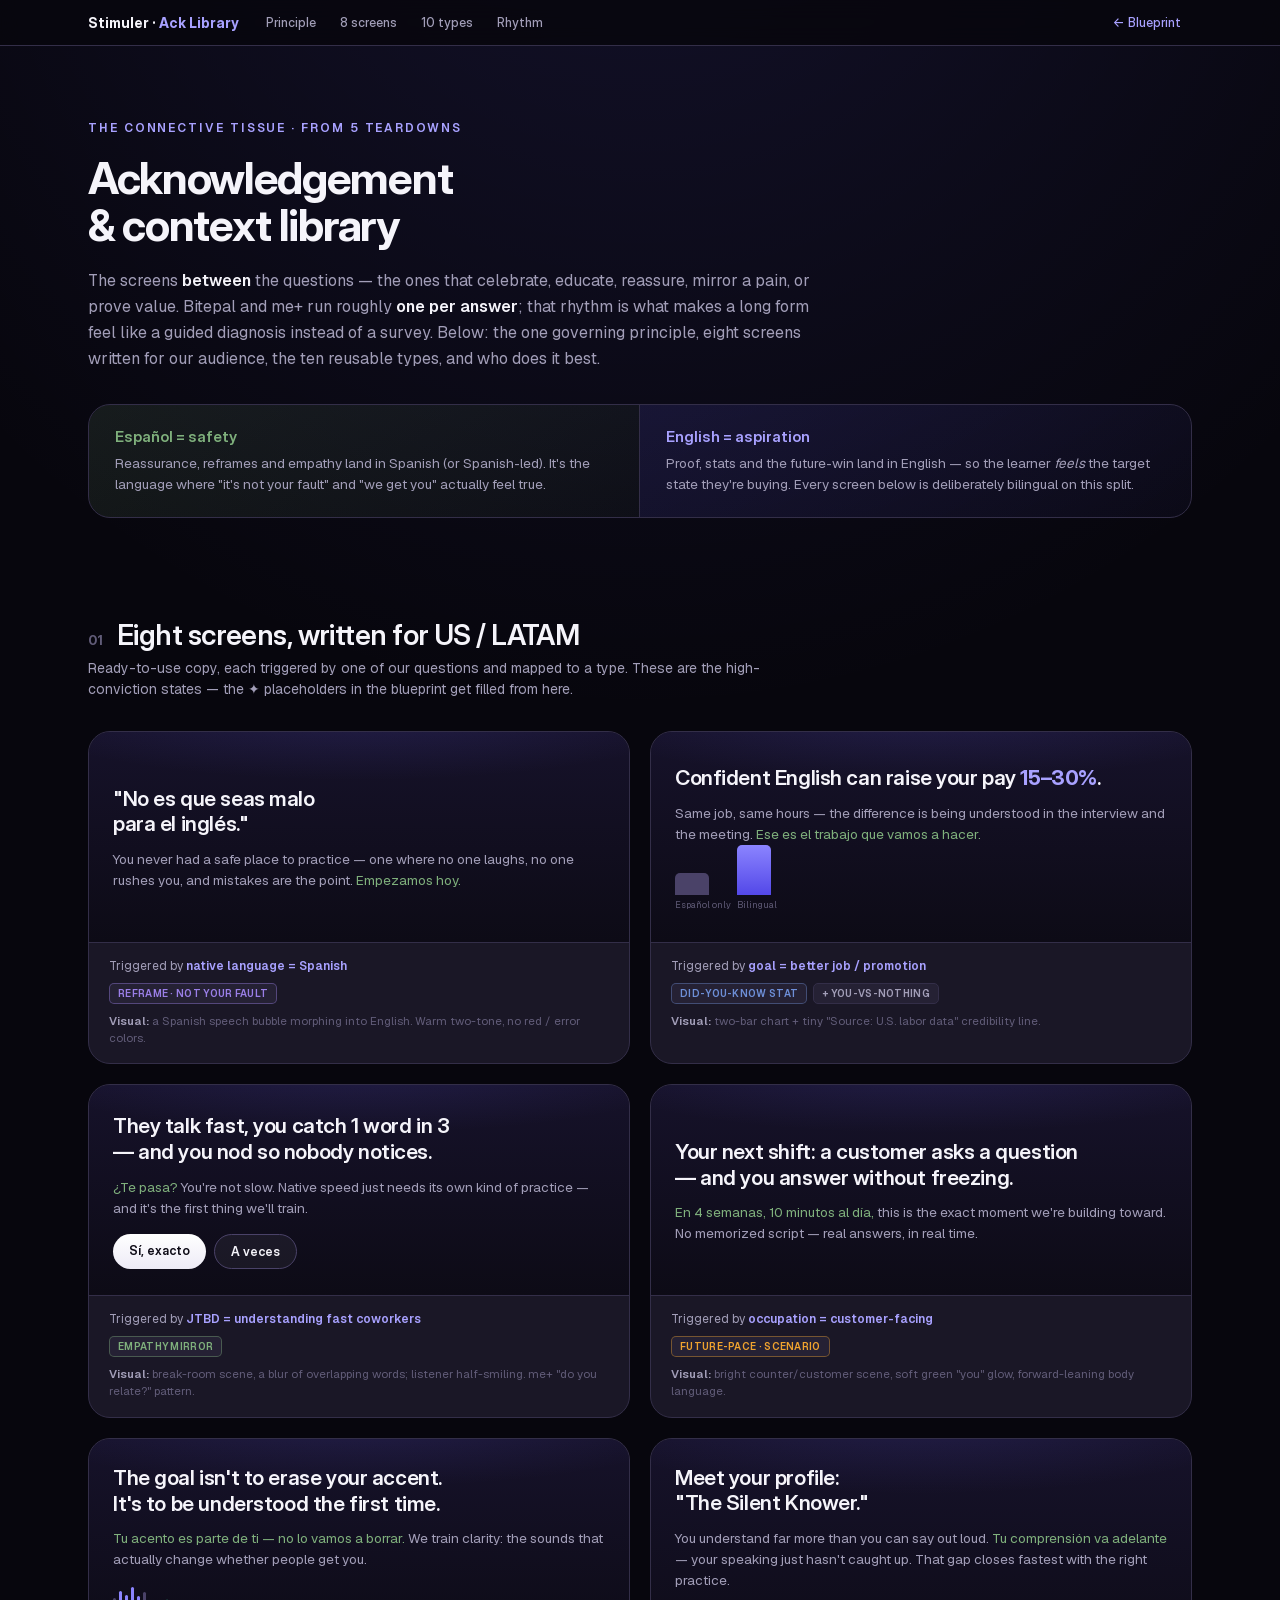
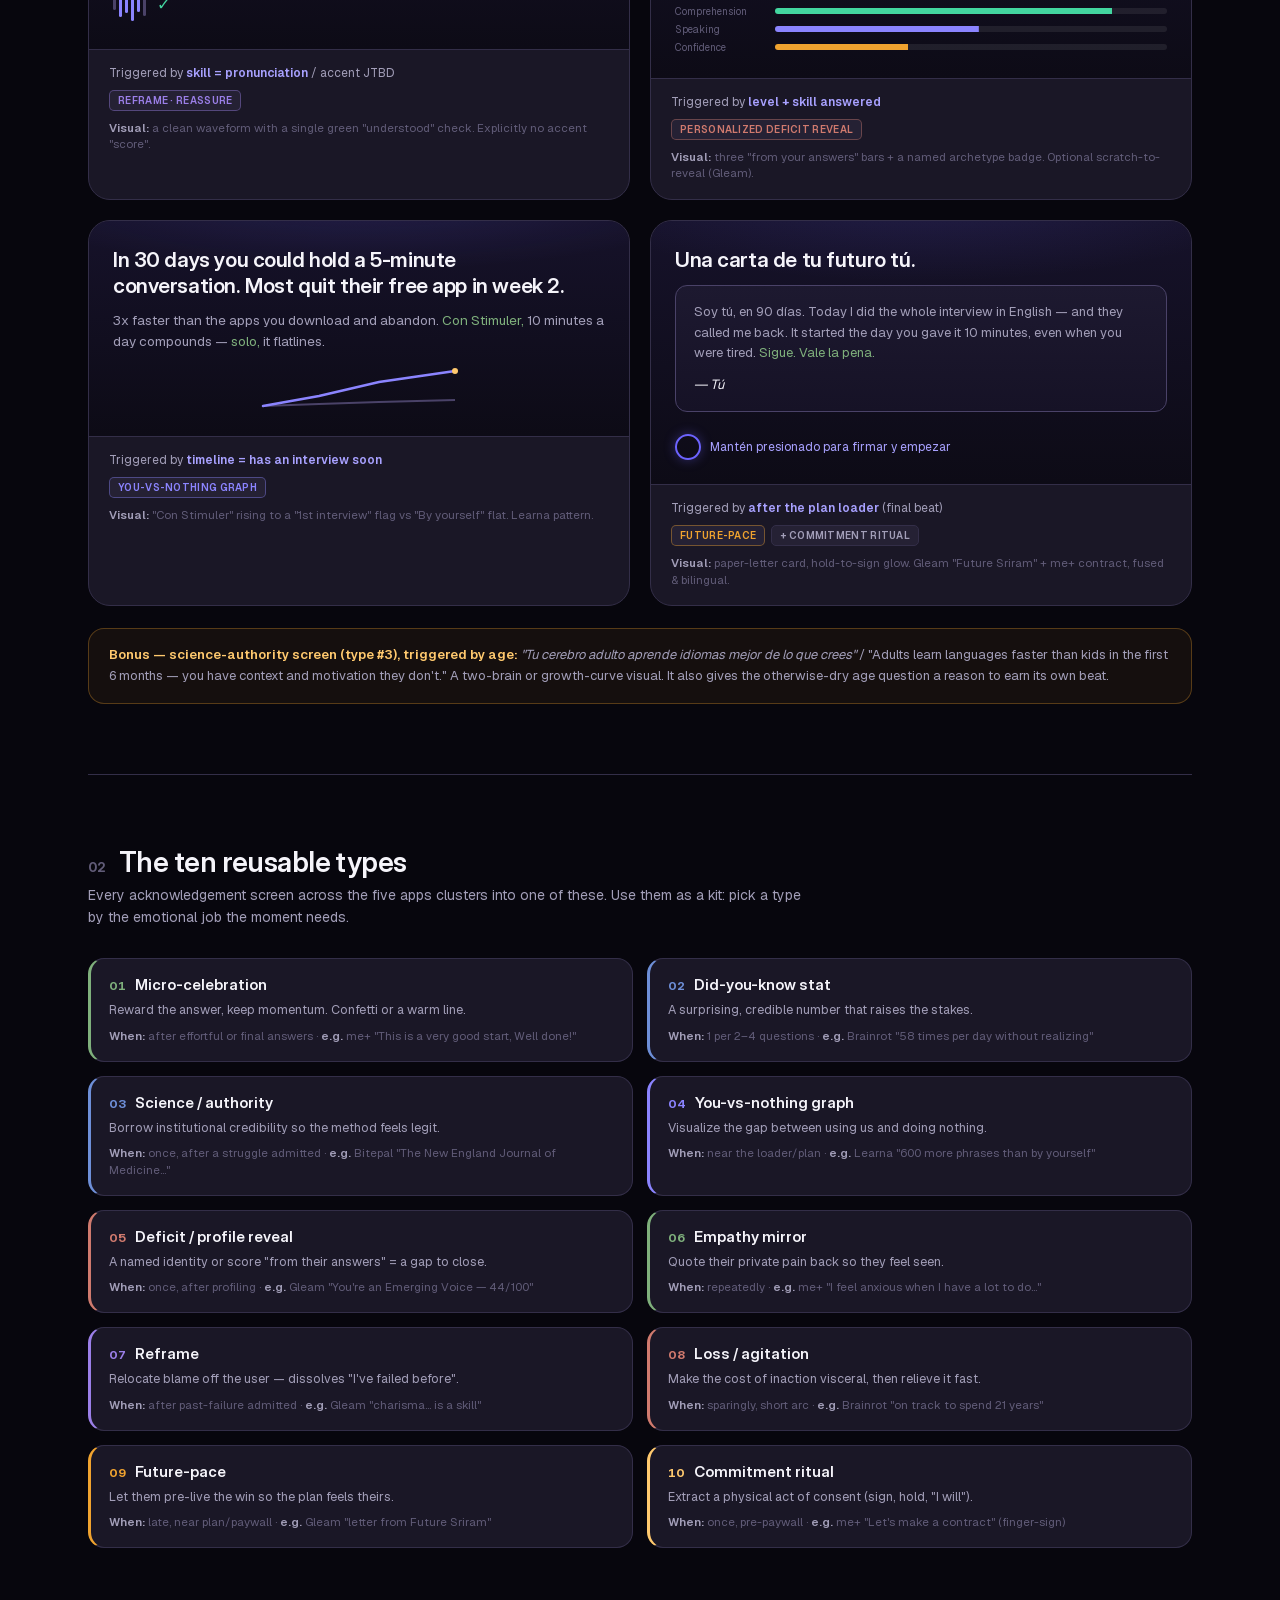
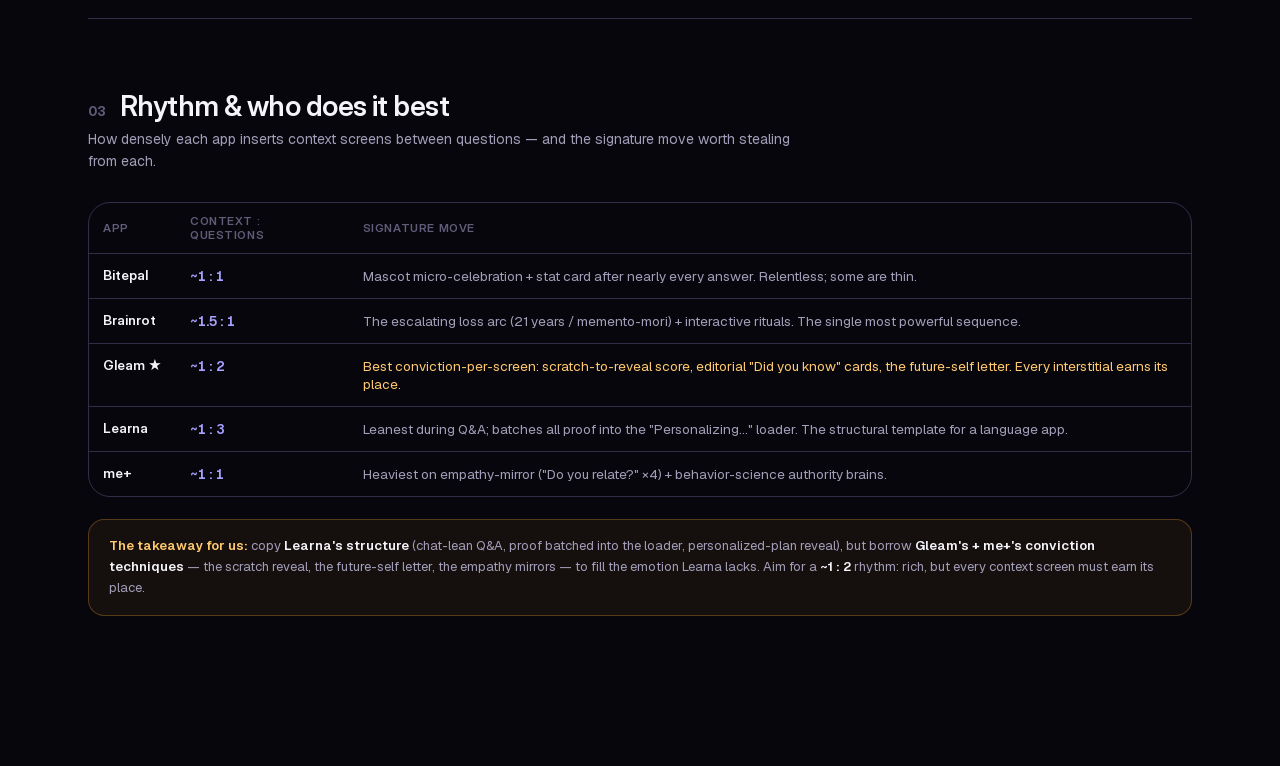
<file: ack-library.html>
<!DOCTYPE html>
<html lang="en">
<head>
<meta charset="UTF-8">
<meta name="viewport" content="width=device-width, initial-scale=1.0">
<title>Stimuler · Acknowledgement &amp; Context Library</title>
<link rel="stylesheet" href="tokens.css">
<style>
  html{scroll-behavior:smooth;}
  body{font-family:var(--font-body);background:radial-gradient(120% 40% at 50% -6%, rgba(108,99,255,.13), transparent 60%),var(--bg-page);color:var(--text-hi);-webkit-font-smoothing:antialiased;min-height:100vh;}
  .wrap{max-width:1160px;margin:0 auto;padding:0 28px 150px;}

  nav{position:sticky;top:0;z-index:60;background:rgba(7,6,13,.86);backdrop-filter:blur(14px);-webkit-backdrop-filter:blur(14px);border-bottom:1px solid var(--stroke);}
  nav .inner{max-width:1160px;margin:0 auto;padding:0 28px;display:flex;gap:2px;align-items:center;overflow-x:auto;scrollbar-width:none;}
  nav .inner::-webkit-scrollbar{display:none;}
  nav .brand{font-family:var(--font-display);font-weight:700;font-size:14px;margin-right:14px;white-space:nowrap;}
  nav .brand b{color:var(--indigo-300);}
  nav a{font-family:var(--font-display);font-size:12.5px;font-weight:500;color:var(--text-mid);text-decoration:none;padding:15px 11px;white-space:nowrap;transition:color .14s;}
  nav a:hover{color:var(--text-hi);}
  nav .home{margin-left:auto;color:var(--indigo-300);}

  .hero{padding:70px 0 30px;}
  .eyebrow{font-family:var(--font-body);font-weight:600;font-size:12px;letter-spacing:.16em;text-transform:uppercase;color:var(--indigo-300);}
  h1{font-family:var(--font-display);font-weight:700;font-size:44px;line-height:1.06;letter-spacing:-.03em;margin:18px 0 0;max-width:20ch;text-wrap:balance;}
  .lede{margin-top:20px;max-width:66ch;font-size:16px;line-height:1.62;color:var(--text-mid);}
  .lede b{color:var(--text-hi);font-weight:600;}

  /* bilingual principle banner */
  .principle{margin-top:32px;display:grid;grid-template-columns:1fr 1fr;gap:0;border:1px solid var(--stroke);border-radius:var(--r-lg);overflow:hidden;}
  @media(max-width:720px){.principle{grid-template-columns:1fr;}}
  .principle > div{padding:22px 26px;}
  .principle .es{background:linear-gradient(150deg,rgba(127,176,124,.12),rgba(127,176,124,.04));border-right:1px solid var(--stroke);}
  .principle .en{background:linear-gradient(150deg,rgba(108,99,255,.13),rgba(108,99,255,.04));}
  @media(max-width:720px){.principle .es{border-right:none;border-bottom:1px solid var(--stroke);}}
  .principle h3{font-family:var(--font-display);font-weight:600;font-size:15px;margin-bottom:7px;}
  .principle .es h3{color:var(--tint-green);}
  .principle .en h3{color:var(--indigo-300);}
  .principle p{font-size:13.5px;line-height:1.55;color:var(--text-mid);}

  section{padding-top:70px;}
  .sec-head{display:flex;align-items:baseline;gap:14px;margin-bottom:6px;}
  .sec-num{font-family:var(--font-display);font-weight:700;font-size:13px;color:var(--text-low);}
  h2{font-family:var(--font-display);font-weight:600;font-size:28px;letter-spacing:-.02em;}
  .sec-lede{margin:6px 0 30px;font-size:14px;color:var(--text-mid);max-width:72ch;line-height:1.55;}

  /* taxonomy grid */
  .types{display:grid;grid-template-columns:repeat(2,1fr);gap:14px;}
  @media(max-width:820px){.types{grid-template-columns:1fr;}}
  .type{border:1px solid var(--stroke);border-left:3px solid var(--tc,var(--stroke-strong));border-radius:var(--r-md);padding:16px 18px;background:var(--surface-1);}
  .type .th{display:flex;align-items:baseline;gap:9px;margin-bottom:7px;}
  .type .tn{font-family:var(--font-display);font-weight:700;font-size:12px;color:var(--tc,var(--text-low));font-variant-numeric:tabular-nums;}
  .type h4{font-family:var(--font-display);font-weight:600;font-size:15px;}
  .type .job{font-size:12.5px;line-height:1.5;color:var(--text-mid);}
  .type .when{margin-top:8px;font-size:11.5px;color:var(--text-low);line-height:1.45;}
  .type .when b{color:var(--text-mid);font-weight:600;}

  /* designed screens */
  .screens{display:grid;grid-template-columns:repeat(2,1fr);gap:20px;}
  @media(max-width:900px){.screens{grid-template-columns:1fr;}}
  .sc{border:1px solid var(--stroke);border-radius:var(--r-lg);overflow:hidden;background:var(--surface-1);display:flex;flex-direction:column;}
  .sc .preview{padding:26px 24px 24px;background:radial-gradient(120% 60% at 50% -10%, rgba(108,99,255,.14), transparent 55%),linear-gradient(180deg,#16122A,#0D0B16);position:relative;min-height:210px;display:flex;flex-direction:column;justify-content:center;gap:12px;}
  .sc .k-es{font-family:var(--font-display);font-weight:600;font-size:21px;line-height:1.22;letter-spacing:-.02em;color:var(--text-hi);text-wrap:balance;}
  .sc .k-en{font-family:var(--font-display);font-weight:600;font-size:21px;line-height:1.22;letter-spacing:-.02em;color:var(--text-hi);text-wrap:balance;}
  .sc .sub{font-size:13.5px;line-height:1.55;color:var(--text-mid);}
  .sc .sub .es{color:var(--tint-green);}
  .sc .btns{display:flex;gap:8px;margin-top:4px;}
  .sc .b{font-family:var(--font-display);font-weight:600;font-size:12.5px;padding:9px 16px;border-radius:var(--r-pill);}
  .sc .b1{background:linear-gradient(180deg,#fff,#EDEBF6);color:#0D0B16;}
  .sc .b2{background:rgba(255,255,255,.05);border:1px solid var(--stroke-strong);color:var(--text-hi);}
  .sc .viz{display:flex;align-items:flex-end;gap:6px;height:52px;margin-top:2px;}
  .sc .bar{width:34px;border-radius:5px 5px 0 0;}
  .sc .barlab{font-size:9px;color:var(--text-low);text-align:center;margin-top:4px;display:block;}
  .sc .meta{padding:15px 20px 17px;border-top:1px solid var(--stroke);display:flex;flex-direction:column;gap:9px;}
  .sc .trigger{font-size:12px;color:var(--text-mid);}
  .sc .trigger b{color:var(--indigo-300);font-weight:600;}
  .sc .tags{display:flex;flex-wrap:wrap;gap:6px;align-items:center;}
  .tg{font-family:var(--font-body);font-weight:600;font-size:10px;letter-spacing:.03em;text-transform:uppercase;padding:3px 8px;border-radius:5px;border:1px solid var(--stroke);color:var(--text-mid);background:var(--surface-2);}
  .tg.type{color:var(--tc,var(--indigo-300));border-color:color-mix(in srgb, var(--tc,var(--indigo-400)) 40%, transparent);}
  .sc .viznote{font-size:11.5px;color:var(--text-low);line-height:1.45;}
  .sc .viznote b{color:var(--text-mid);font-weight:600;}

  /* letter card */
  .letter{background:linear-gradient(180deg,#1d1930,#161226);border:1px solid var(--stroke-strong);border-radius:12px;padding:16px 18px;font-size:13px;line-height:1.6;color:var(--text-mid);}
  .letter .sig{margin-top:10px;font-family:var(--font-display);font-style:italic;color:var(--text-hi);}
  .hold{margin-top:10px;display:inline-flex;align-items:center;gap:9px;font-size:12px;color:var(--indigo-300);}
  .hold .ring{width:26px;height:26px;border-radius:50%;border:2px solid var(--indigo-500);box-shadow:0 0 12px var(--indigo-glow);}

  /* rhythm table */
  .rhythm-table{width:100%;border-collapse:collapse;font-size:13.5px;}
  .rhythm-table th{text-align:left;font-family:var(--font-display);font-weight:600;font-size:11.5px;letter-spacing:.05em;text-transform:uppercase;color:var(--text-low);padding:11px 14px;border-bottom:1px solid var(--stroke);}
  .rhythm-table td{padding:13px 14px;border-bottom:1px solid var(--stroke);color:var(--text-mid);vertical-align:top;}
  .rhythm-table td:first-child{color:var(--text-hi);font-family:var(--font-display);font-weight:600;white-space:nowrap;}
  .rhythm-table tr:last-child td{border-bottom:none;}
  .rhythm-table .best{color:var(--gold-300);}
  .ratio{font-variant-numeric:tabular-nums;color:var(--indigo-300);font-weight:600;}

  .callout{margin-top:22px;border:1px solid rgba(240,163,47,.3);background:rgba(240,163,47,.06);border-radius:var(--r-md);padding:16px 20px;font-size:13px;line-height:1.6;color:var(--text-mid);}
  .callout b{color:var(--gold-300);font-weight:600;}
  .divider{height:1px;background:var(--stroke);margin:70px 0 0;}
</style>
</head>
<body>

<nav><div class="inner">
  <span class="brand">Stimuler · <b>Ack Library</b></span>
  <a href="#principle">Principle</a>
  <a href="#screens">8 screens</a>
  <a href="#types">10 types</a>
  <a href="#rhythm">Rhythm</a>
  <a href="blueprint.html" class="home">← Blueprint</a>
</div></nav>

<div class="wrap">
  <header class="hero" id="principle">
    <span class="eyebrow">The connective tissue · from 5 teardowns</span>
    <h1>Acknowledgement &amp; context library</h1>
    <p class="lede">The screens <b>between</b> the questions — the ones that celebrate, educate, reassure, mirror a pain, or prove value. Bitepal and me+ run roughly <b>one per answer</b>; that rhythm is what makes a long form feel like a guided diagnosis instead of a survey. Below: the one governing principle, eight screens written for our audience, the ten reusable types, and who does it best.</p>

    <div class="principle">
      <div class="es">
        <h3>Español = safety</h3>
        <p>Reassurance, reframes and empathy land in Spanish (or Spanish-led). It's the language where "it's not your fault" and "we get you" actually feel true.</p>
      </div>
      <div class="en">
        <h3>English = aspiration</h3>
        <p>Proof, stats and the future-win land in English — so the learner <i>feels</i> the target state they're buying. Every screen below is deliberately bilingual on this split.</p>
      </div>
    </div>
  </header>

  <!-- 8 SCREENS -->
  <section id="screens">
    <div class="sec-head"><span class="sec-num">01</span><h2>Eight screens, written for US / LATAM</h2></div>
    <p class="sec-lede">Ready-to-use copy, each triggered by one of our questions and mapped to a type. These are the high-conviction states — the ✦ placeholders in the blueprint get filled from here.</p>

    <div class="screens">

      <!-- 1 reframe -->
      <article class="sc">
        <div class="preview">
          <div class="k-es">"No es que seas malo<br>para el inglés."</div>
          <p class="sub">You never had a safe place to practice — one where no one laughs, no one rushes you, and mistakes are the point. <span class="es">Empezamos hoy.</span></p>
        </div>
        <div class="meta">
          <div class="trigger">Triggered by <b>native language = Spanish</b></div>
          <div class="tags"><span class="tg type" style="--tc:var(--tint-purple)">Reframe · not your fault</span></div>
          <div class="viznote"><b>Visual:</b> a Spanish speech bubble morphing into English. Warm two-tone, no red / error colors.</div>
        </div>
      </article>

      <!-- 2 stat -->
      <article class="sc">
        <div class="preview">
          <div class="k-en">Confident English can raise your pay <b style="color:var(--indigo-300)">15–30%</b>.</div>
          <p class="sub">Same job, same hours — the difference is being understood in the interview and the meeting. <span class="es">Ese es el trabajo que vamos a hacer.</span></p>
          <div class="viz">
            <div><div class="bar" style="height:22px;background:var(--stroke-strong)"></div><span class="barlab">Español only</span></div>
            <div><div class="bar" style="height:50px;background:linear-gradient(180deg,var(--indigo-400),var(--indigo-600))"></div><span class="barlab">Bilingual</span></div>
          </div>
        </div>
        <div class="meta">
          <div class="trigger">Triggered by <b>goal = better job / promotion</b></div>
          <div class="tags"><span class="tg type" style="--tc:var(--tint-blue)">Did-you-know stat</span><span class="tg">+ you-vs-nothing</span></div>
          <div class="viznote"><b>Visual:</b> two-bar chart + tiny "Source: U.S. labor data" credibility line.</div>
        </div>
      </article>

      <!-- 3 empathy mirror -->
      <article class="sc">
        <div class="preview">
          <div class="k-en">They talk fast, you catch 1 word in 3 — and you nod so nobody notices.</div>
          <p class="sub"><span class="es">¿Te pasa?</span> You're not slow. Native speed just needs its own kind of practice — and it's the first thing we'll train.</p>
          <div class="btns"><span class="b b1">Sí, exacto</span><span class="b b2">A veces</span></div>
        </div>
        <div class="meta">
          <div class="trigger">Triggered by <b>JTBD = understanding fast coworkers</b></div>
          <div class="tags"><span class="tg type" style="--tc:var(--tint-green)">Empathy mirror</span></div>
          <div class="viznote"><b>Visual:</b> break-room scene, a blur of overlapping words; listener half-smiling. me+ "do you relate?" pattern.</div>
        </div>
      </article>

      <!-- 4 future-pace scenario -->
      <article class="sc">
        <div class="preview">
          <div class="k-en">Your next shift: a customer asks a question — and you answer without freezing.</div>
          <p class="sub"><span class="es">En 4 semanas, 10 minutos al día,</span> this is the exact moment we're building toward. No memorized script — real answers, in real time.</p>
        </div>
        <div class="meta">
          <div class="trigger">Triggered by <b>occupation = customer-facing</b></div>
          <div class="tags"><span class="tg type" style="--tc:var(--gold-500)">Future-pace · scenario</span></div>
          <div class="viznote"><b>Visual:</b> bright counter/customer scene, soft green "you" glow, forward-leaning body language.</div>
        </div>
      </article>

      <!-- 5 reframe accent -->
      <article class="sc">
        <div class="preview">
          <div class="k-en">The goal isn't to erase your accent. It's to be understood the first time.</div>
          <p class="sub"><span class="es">Tu acento es parte de ti — no lo vamos a borrar.</span> We train clarity: the sounds that actually change whether people get you.</p>
          <div class="viz" style="align-items:center;gap:3px;height:40px">
            <div style="width:3px;height:12px;background:var(--stroke-strong);border-radius:2px"></div>
            <div style="width:3px;height:26px;background:var(--indigo-400);border-radius:2px"></div>
            <div style="width:3px;height:18px;background:var(--indigo-400);border-radius:2px"></div>
            <div style="width:3px;height:34px;background:var(--indigo-400);border-radius:2px"></div>
            <div style="width:3px;height:16px;background:var(--indigo-400);border-radius:2px"></div>
            <div style="width:3px;height:24px;background:var(--stroke-strong);border-radius:2px"></div>
            <span style="margin-left:8px;color:var(--green);font-size:16px">✓</span>
          </div>
        </div>
        <div class="meta">
          <div class="trigger">Triggered by <b>skill = pronunciation</b> / accent JTBD</div>
          <div class="tags"><span class="tg type" style="--tc:var(--tint-purple)">Reframe · reassure</span></div>
          <div class="viznote"><b>Visual:</b> a clean waveform with a single green "understood" check. Explicitly no accent "score".</div>
        </div>
      </article>

      <!-- 6 deficit reveal -->
      <article class="sc">
        <div class="preview">
          <div class="k-en">Meet your profile:<br>"The Silent Knower."</div>
          <p class="sub">You understand far more than you can say out loud. <span class="es">Tu comprensión va adelante</span> — your speaking just hasn't caught up. That gap closes fastest with the right practice.</p>
          <div style="display:flex;flex-direction:column;gap:5px;margin-top:2px">
            <div style="display:flex;align-items:center;gap:8px"><span style="width:92px;font-size:10px;color:var(--text-low)">Comprehension</span><span style="flex:1;height:6px;border-radius:3px;background:linear-gradient(90deg,var(--green),var(--green)) left/86% no-repeat,rgba(255,255,255,.08)"></span></div>
            <div style="display:flex;align-items:center;gap:8px"><span style="width:92px;font-size:10px;color:var(--text-low)">Speaking</span><span style="flex:1;height:6px;border-radius:3px;background:linear-gradient(90deg,var(--indigo-400),var(--indigo-400)) left/52% no-repeat,rgba(255,255,255,.08)"></span></div>
            <div style="display:flex;align-items:center;gap:8px"><span style="width:92px;font-size:10px;color:var(--text-low)">Confidence</span><span style="flex:1;height:6px;border-radius:3px;background:linear-gradient(90deg,var(--amber,var(--gold-500)),var(--gold-500)) left/34% no-repeat,rgba(255,255,255,.08)"></span></div>
          </div>
        </div>
        <div class="meta">
          <div class="trigger">Triggered by <b>level + skill answered</b></div>
          <div class="tags"><span class="tg type" style="--tc:var(--tint-red)">Personalized deficit reveal</span></div>
          <div class="viznote"><b>Visual:</b> three "from your answers" bars + a named archetype badge. Optional scratch-to-reveal (Gleam).</div>
        </div>
      </article>

      <!-- 7 you-vs-nothing -->
      <article class="sc">
        <div class="preview">
          <div class="k-en">In 30 days you could hold a 5-minute conversation. Most quit their free app in week 2.</div>
          <p class="sub">3x faster than the apps you download and abandon. <span class="es">Con Stimuler,</span> 10 minutes a day compounds — <span class="es">solo,</span> it flatlines.</p>
          <svg viewBox="0 0 200 46" style="width:100%;height:46px;margin-top:2px">
            <polyline points="4,40 60,38 120,36 196,34" fill="none" stroke="var(--stroke-strong)" stroke-width="2"/>
            <polyline points="4,40 60,30 120,16 196,5" fill="none" stroke="var(--indigo-400)" stroke-width="2.5" stroke-linecap="round"/>
            <circle cx="196" cy="5" r="3" fill="var(--gold-400,var(--gold-300))"/>
          </svg>
        </div>
        <div class="meta">
          <div class="trigger">Triggered by <b>timeline = has an interview soon</b></div>
          <div class="tags"><span class="tg type" style="--tc:var(--indigo-400)">You-vs-nothing graph</span></div>
          <div class="viznote"><b>Visual:</b> "Con Stimuler" rising to a "1st interview" flag vs "By yourself" flat. Learna pattern.</div>
        </div>
      </article>

      <!-- 8 letter + commitment -->
      <article class="sc">
        <div class="preview">
          <div class="k-es">Una carta de tu futuro tú.</div>
          <div class="letter">Soy tú, en 90 días. Today I did the whole interview in English — and they called me back. It started the day you gave it 10 minutes, even when you were tired. <span class="es" style="color:var(--tint-green)">Sigue. Vale la pena.</span>
            <div class="sig">— Tú</div>
          </div>
          <div class="hold"><span class="ring"></span> Mantén presionado para firmar y empezar</div>
        </div>
        <div class="meta">
          <div class="trigger">Triggered by <b>after the plan loader</b> (final beat)</div>
          <div class="tags"><span class="tg type" style="--tc:var(--gold-500)">Future-pace</span><span class="tg">+ commitment ritual</span></div>
          <div class="viznote"><b>Visual:</b> paper-letter card, hold-to-sign glow. Gleam "Future Sriram" + me+ contract, fused &amp; bilingual.</div>
        </div>
      </article>

    </div>

    <div class="callout"><b>Bonus — science-authority screen (type #3), triggered by age:</b> <i>"Tu cerebro adulto aprende idiomas mejor de lo que crees"</i> / "Adults learn languages faster than kids in the first 6 months — you have context and motivation they don't." A two-brain or growth-curve visual. It also gives the otherwise-dry age question a reason to earn its own beat.</div>
  </section>

  <div class="divider"></div>

  <!-- 10 TYPES -->
  <section id="types">
    <div class="sec-head"><span class="sec-num">02</span><h2>The ten reusable types</h2></div>
    <p class="sec-lede">Every acknowledgement screen across the five apps clusters into one of these. Use them as a kit: pick a type by the emotional job the moment needs.</p>
    <div class="types">
      <div class="type" style="--tc:var(--tint-green)"><div class="th"><span class="tn">01</span><h4>Micro-celebration</h4></div><p class="job">Reward the answer, keep momentum. Confetti or a warm line.</p><p class="when"><b>When:</b> after effortful or final answers · <b>e.g.</b> me+ "This is a very good start, Well done!"</p></div>
      <div class="type" style="--tc:var(--tint-blue)"><div class="th"><span class="tn">02</span><h4>Did-you-know stat</h4></div><p class="job">A surprising, credible number that raises the stakes.</p><p class="when"><b>When:</b> 1 per 2–4 questions · <b>e.g.</b> Brainrot "58 times per day without realizing"</p></div>
      <div class="type" style="--tc:var(--tint-blue)"><div class="th"><span class="tn">03</span><h4>Science / authority</h4></div><p class="job">Borrow institutional credibility so the method feels legit.</p><p class="when"><b>When:</b> once, after a struggle admitted · <b>e.g.</b> Bitepal "The New England Journal of Medicine…"</p></div>
      <div class="type" style="--tc:var(--indigo-400)"><div class="th"><span class="tn">04</span><h4>You-vs-nothing graph</h4></div><p class="job">Visualize the gap between using us and doing nothing.</p><p class="when"><b>When:</b> near the loader/plan · <b>e.g.</b> Learna "600 more phrases than by yourself"</p></div>
      <div class="type" style="--tc:var(--tint-red)"><div class="th"><span class="tn">05</span><h4>Deficit / profile reveal</h4></div><p class="job">A named identity or score "from their answers" = a gap to close.</p><p class="when"><b>When:</b> once, after profiling · <b>e.g.</b> Gleam "You're an Emerging Voice — 44/100"</p></div>
      <div class="type" style="--tc:var(--tint-green)"><div class="th"><span class="tn">06</span><h4>Empathy mirror</h4></div><p class="job">Quote their private pain back so they feel seen.</p><p class="when"><b>When:</b> repeatedly · <b>e.g.</b> me+ "I feel anxious when I have a lot to do…"</p></div>
      <div class="type" style="--tc:var(--tint-purple)"><div class="th"><span class="tn">07</span><h4>Reframe</h4></div><p class="job">Relocate blame off the user — dissolves "I've failed before".</p><p class="when"><b>When:</b> after past-failure admitted · <b>e.g.</b> Gleam "charisma… is a skill"</p></div>
      <div class="type" style="--tc:var(--tint-red)"><div class="th"><span class="tn">08</span><h4>Loss / agitation</h4></div><p class="job">Make the cost of inaction visceral, then relieve it fast.</p><p class="when"><b>When:</b> sparingly, short arc · <b>e.g.</b> Brainrot "on track to spend 21 years"</p></div>
      <div class="type" style="--tc:var(--gold-500)"><div class="th"><span class="tn">09</span><h4>Future-pace</h4></div><p class="job">Let them pre-live the win so the plan feels theirs.</p><p class="when"><b>When:</b> late, near plan/paywall · <b>e.g.</b> Gleam "letter from Future Sriram"</p></div>
      <div class="type" style="--tc:var(--gold-300)"><div class="th"><span class="tn">10</span><h4>Commitment ritual</h4></div><p class="job">Extract a physical act of consent (sign, hold, "I will").</p><p class="when"><b>When:</b> once, pre-paywall · <b>e.g.</b> me+ "Let's make a contract" (finger-sign)</p></div>
    </div>
  </section>

  <div class="divider"></div>

  <!-- RHYTHM -->
  <section id="rhythm">
    <div class="sec-head"><span class="sec-num">03</span><h2>Rhythm &amp; who does it best</h2></div>
    <p class="sec-lede">How densely each app inserts context screens between questions — and the signature move worth stealing from each.</p>
    <div style="overflow-x:auto;border:1px solid var(--stroke);border-radius:var(--r-lg);">
      <table class="rhythm-table">
        <thead><tr><th>App</th><th>Context : questions</th><th>Signature move</th></tr></thead>
        <tbody>
          <tr><td>Bitepal</td><td><span class="ratio">~1 : 1</span></td><td>Mascot micro-celebration + stat card after nearly every answer. Relentless; some are thin.</td></tr>
          <tr><td>Brainrot</td><td><span class="ratio">~1.5 : 1</span></td><td>The escalating loss arc (21 years / memento-mori) + interactive rituals. The single most powerful sequence.</td></tr>
          <tr><td class="best">Gleam ★</td><td><span class="ratio">~1 : 2</span></td><td class="best">Best conviction-per-screen: scratch-to-reveal score, editorial "Did you know" cards, the future-self letter. Every interstitial earns its place.</td></tr>
          <tr><td>Learna</td><td><span class="ratio">~1 : 3</span></td><td>Leanest during Q&amp;A; batches all proof into the "Personalizing…" loader. The structural template for a language app.</td></tr>
          <tr><td>me+</td><td><span class="ratio">~1 : 1</span></td><td>Heaviest on empathy-mirror ("Do you relate?" ×4) + behavior-science authority brains.</td></tr>
        </tbody>
      </table>
    </div>
    <div class="callout"><b>The takeaway for us:</b> copy <b style="color:var(--text-hi)">Learna's structure</b> (chat-lean Q&amp;A, proof batched into the loader, personalized-plan reveal), but borrow <b style="color:var(--text-hi)">Gleam's + me+'s conviction techniques</b> — the scratch reveal, the future-self letter, the empathy mirrors — to fill the emotion Learna lacks. Aim for a <b style="color:var(--text-hi)">~1 : 2</b> rhythm: rich, but every context screen must earn its place.</div>
  </section>

</div>
</body>
</html>
</file>
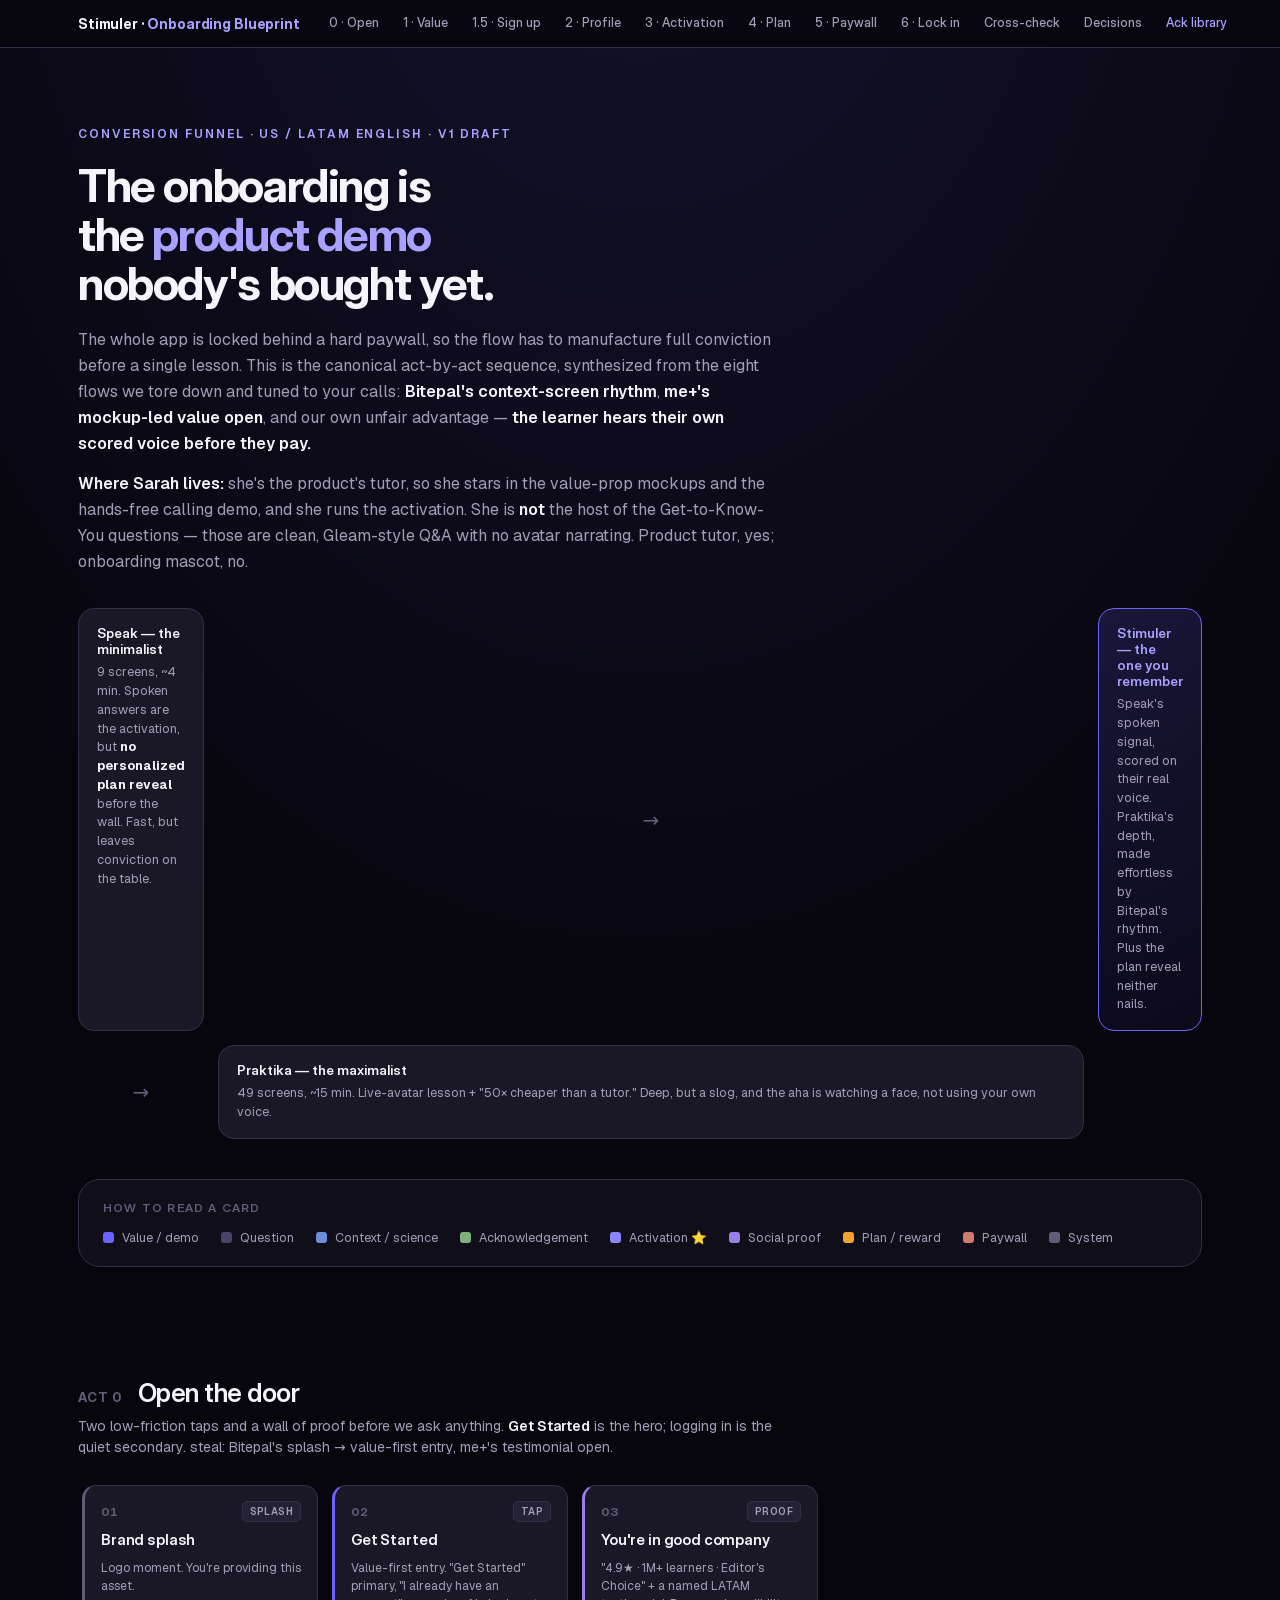
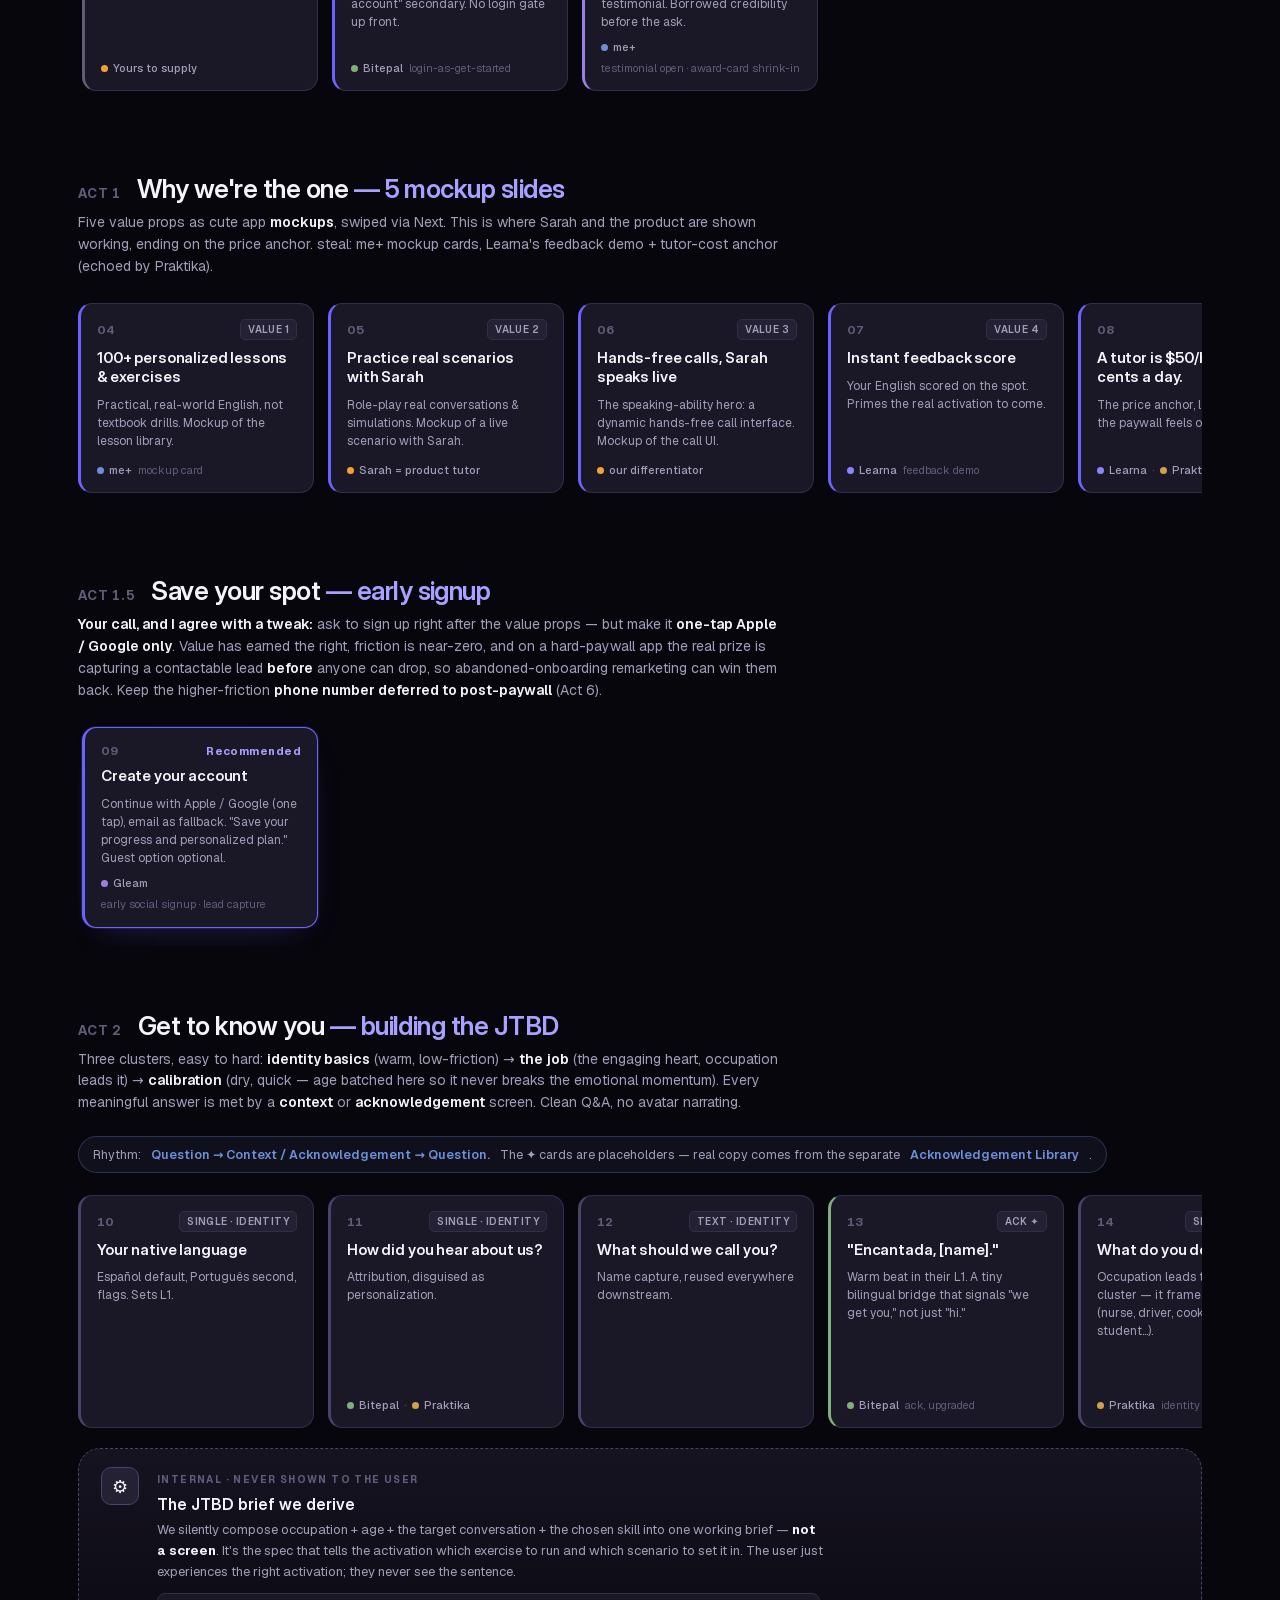
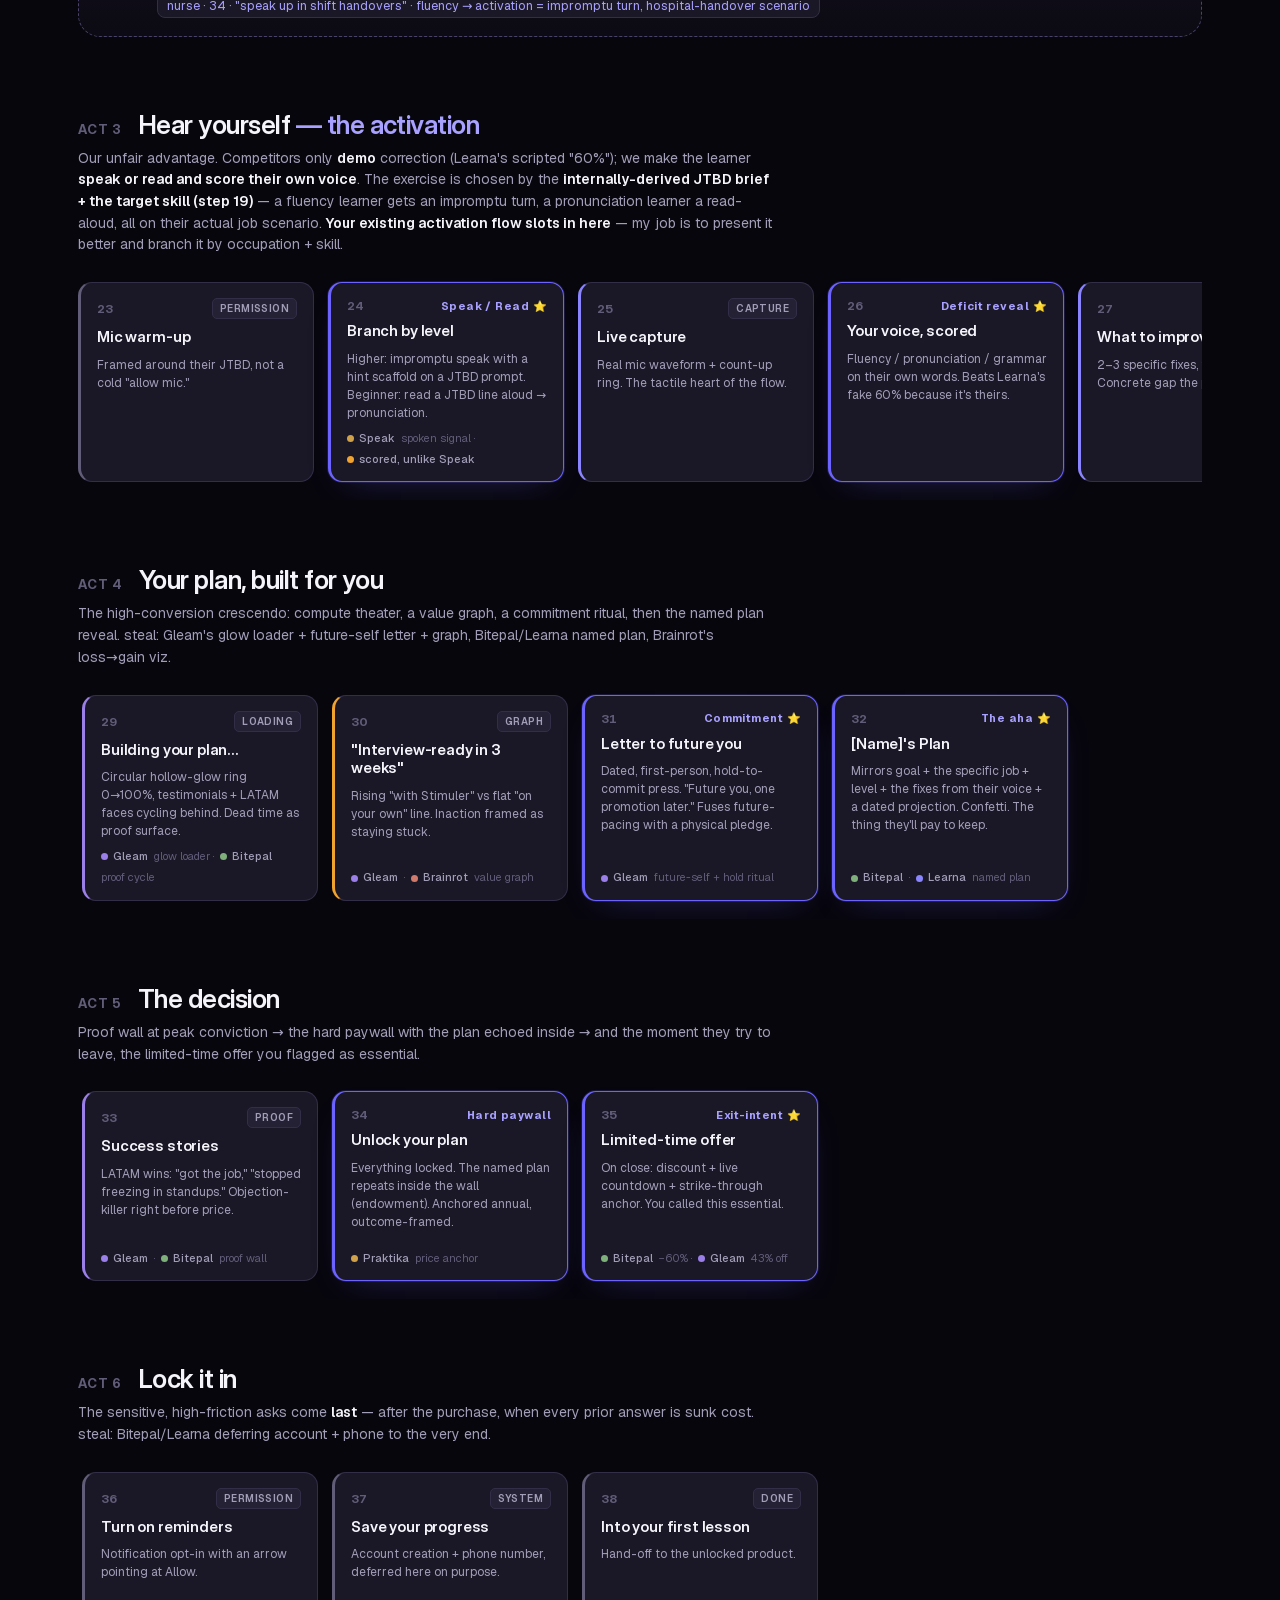
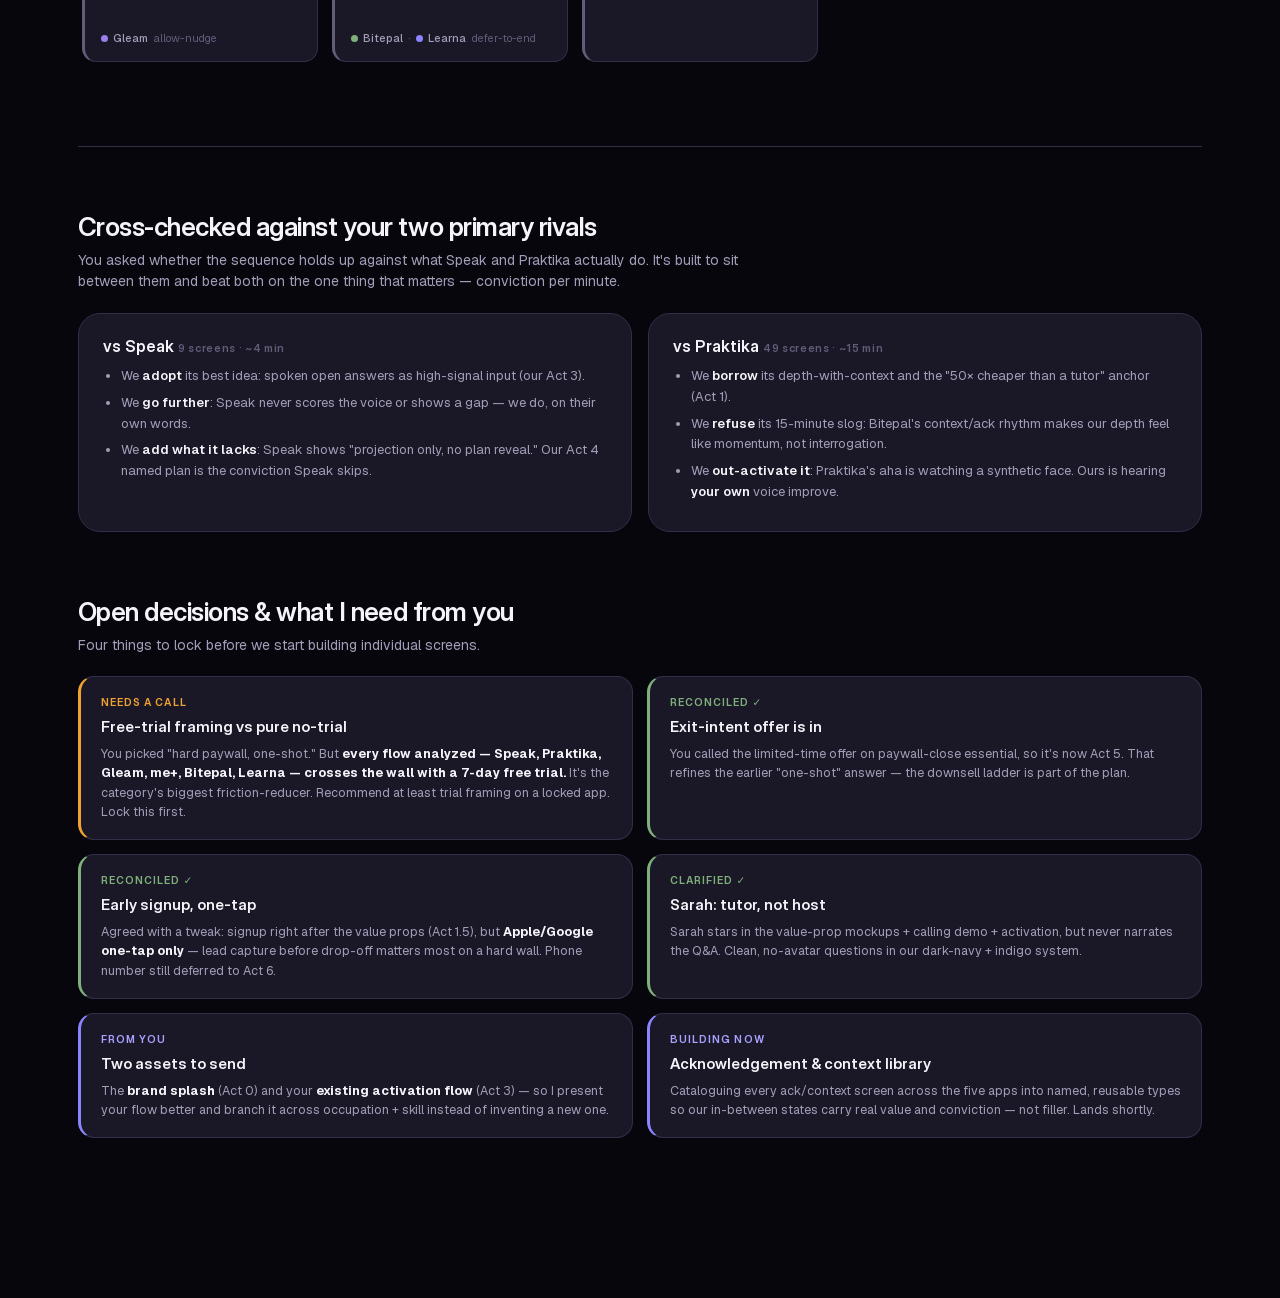
<file: blueprint.html>
<!DOCTYPE html>
<html lang="en">
<head>
<meta charset="UTF-8">
<meta name="viewport" content="width=device-width, initial-scale=1.0">
<title>Stimuler Onboarding · Conversion Blueprint</title>
<link rel="stylesheet" href="tokens.css">
<style>
  /* ============ blueprint chrome (dark-committed, matches product world) ============ */
  html{scroll-behavior:smooth;}
  body{
    font-family:var(--font-body);
    background:
      radial-gradient(120% 40% at 50% -6%, rgba(108,99,255,.14), transparent 60%),
      var(--bg-page);
    color:var(--text-hi);
    -webkit-font-smoothing:antialiased;text-rendering:optimizeLegibility;
    min-height:100vh;
  }
  .wrap{max-width:1180px;margin:0 auto;padding:0 28px 160px;}

  /* sticky act-nav */
  nav{position:sticky;top:0;z-index:60;background:rgba(7,6,13,.86);backdrop-filter:blur(14px);-webkit-backdrop-filter:blur(14px);border-bottom:1px solid var(--stroke);}
  nav .inner{max-width:1180px;margin:0 auto;padding:0 28px;display:flex;gap:2px;overflow-x:auto;scrollbar-width:none;align-items:center;}
  nav .inner::-webkit-scrollbar{display:none;}
  nav .brand{font-family:var(--font-display);font-weight:700;font-size:14px;letter-spacing:-.01em;margin-right:16px;white-space:nowrap;}
  nav .brand b{color:var(--indigo-300);}
  nav a{font-family:var(--font-display);font-size:12.5px;font-weight:500;color:var(--text-mid);text-decoration:none;padding:15px 11px;white-space:nowrap;border-bottom:2px solid transparent;transition:color .14s;}
  nav a:hover{color:var(--text-hi);}

  /* hero / thesis */
  .hero{padding:74px 0 46px;}
  .eyebrow{font-family:var(--font-body);font-weight:600;font-size:12px;letter-spacing:.16em;text-transform:uppercase;color:var(--indigo-300);}
  .hero h1{font-family:var(--font-display);font-weight:700;font-size:46px;line-height:1.06;letter-spacing:-.03em;margin:18px 0 0;max-width:16ch;text-wrap:balance;}
  .hero h1 em{font-style:normal;color:var(--indigo-300);}
  .hero .lede{margin-top:20px;max-width:64ch;font-size:16px;line-height:1.62;color:var(--text-mid);}
  .hero .lede b{color:var(--text-hi);font-weight:600;}

  /* positioning strip (Speak <-> us <-> Praktika) */
  .posn{margin-top:34px;display:grid;grid-template-columns:1fr auto 1fr;gap:14px;align-items:stretch;}
  @media(max-width:720px){.posn{grid-template-columns:1fr;}}
  .posn .pole{border:1px solid var(--stroke);background:var(--surface-1);border-radius:var(--r-md);padding:16px 18px;}
  .posn .pole h4{font-family:var(--font-display);font-size:13.5px;font-weight:600;margin-bottom:6px;}
  .posn .pole p{font-size:12.5px;line-height:1.5;color:var(--text-mid);}
  .posn .pole.us{border-color:var(--indigo-500);background:linear-gradient(150deg,rgba(108,99,255,.16),rgba(83,72,232,.06));}
  .posn .pole.us h4{color:var(--indigo-300);}
  .posn .arrow{display:grid;place-items:center;color:var(--text-low);font-size:20px;}
  @media(max-width:720px){.posn .arrow{display:none;}}

  /* legend */
  .legend{margin-top:40px;border:1px solid var(--stroke);border-radius:var(--r-lg);padding:20px 24px;background:rgba(26,23,38,.5);}
  .legend h3{font-family:var(--font-display);font-size:12px;font-weight:600;letter-spacing:.1em;text-transform:uppercase;color:var(--text-low);margin-bottom:14px;}
  .legend .keys{display:flex;flex-wrap:wrap;gap:10px 22px;}
  .krow{display:flex;align-items:center;gap:8px;font-size:12.5px;color:var(--text-mid);}
  .kstripe{width:11px;height:11px;border-radius:3px;flex:none;}

  /* act sections */
  .act{padding-top:64px;}
  .act-head{display:flex;align-items:baseline;gap:16px;margin-bottom:4px;}
  .act-num{font-family:var(--font-display);font-weight:700;font-size:13px;color:var(--text-low);letter-spacing:.06em;font-variant-numeric:tabular-nums;}
  .act-head h2{font-family:var(--font-display);font-weight:600;font-size:26px;letter-spacing:-.02em;}
  .act-head h2 .em{color:var(--indigo-300);}
  .act-purpose{margin:8px 0 22px;font-size:14px;line-height:1.55;color:var(--text-mid);max-width:70ch;}
  .act-purpose b{color:var(--text-hi);font-weight:600;}

  /* filmstrip */
  .strip{display:flex;gap:14px;overflow-x:auto;padding:4px 4px 18px;scroll-snap-type:x proximity;}
  .strip::-webkit-scrollbar{height:8px;}
  .strip::-webkit-scrollbar-thumb{background:var(--stroke);border-radius:4px;}
  .strip::-webkit-scrollbar-track{background:transparent;}

  .card{
    scroll-snap-align:start;flex:0 0 236px;min-height:190px;
    background:var(--surface-1);border:1px solid var(--stroke);
    border-left:3px solid var(--stripe,var(--stroke-strong));
    border-radius:14px;padding:15px 16px 14px;display:flex;flex-direction:column;gap:9px;
    transition:transform .16s var(--ease-out),border-color .2s;
  }
  .card:hover{transform:translateY(-2px);border-color:var(--stroke-strong);}
  .card .top{display:flex;align-items:center;justify-content:space-between;gap:8px;}
  .card .step{font-family:var(--font-display);font-weight:700;font-size:12px;color:var(--text-low);font-variant-numeric:tabular-nums;}
  .card h4{font-family:var(--font-display);font-weight:600;font-size:15px;line-height:1.24;letter-spacing:-.01em;}
  .card .note{font-size:12px;line-height:1.5;color:var(--text-mid);flex:1;}
  .card .foot{display:flex;flex-wrap:wrap;gap:6px;align-items:center;font-size:11px;color:var(--text-low);line-height:1.4;}

  /* hero card (activation, plan, paywall get a glow) */
  .card.hero-card{border-color:var(--indigo-500);box-shadow:0 0 0 1px rgba(108,99,255,.18),0 14px 34px -20px var(--indigo-glow);}
  .card .star{color:var(--indigo-300);font-size:11px;font-weight:700;letter-spacing:.04em;}

  /* interaction chips */
  .chip-t{display:inline-flex;align-items:center;font-family:var(--font-body);font-weight:600;font-size:10px;letter-spacing:.04em;text-transform:uppercase;padding:3px 7px;border-radius:5px;background:var(--surface-2);color:var(--text-mid);border:1px solid var(--stroke);white-space:nowrap;}

  /* source tags */
  .src{display:inline-flex;align-items:center;gap:5px;font-size:11px;font-weight:500;color:var(--text-mid);}
  .src::before{content:"";width:7px;height:7px;border-radius:50%;background:var(--sc,var(--text-low));flex:none;}
  .src.bitepal{--sc:var(--tint-green);}
  .src.gleam{--sc:var(--tint-purple);}
  .src.meplus{--sc:var(--tint-blue);}
  .src.learna{--sc:var(--indigo-400);}
  .src.brainrot{--sc:var(--tint-red);}
  .src.speak{--sc:var(--tint-gold);}
  .src.stimuler{--sc:var(--gold-500);}

  /* internal (non-screen) derivation node */
  .internal-node{margin:2px 0 8px;border:1.5px dashed var(--stroke-strong);border-radius:var(--r-lg);padding:18px 22px;background:linear-gradient(180deg,rgba(37,33,52,.5),rgba(26,23,38,.3));display:flex;gap:18px;align-items:flex-start;}
  .internal-node .gear{flex:none;width:38px;height:38px;border-radius:10px;display:grid;place-items:center;background:var(--surface-2);border:1px solid var(--stroke-strong);font-size:18px;}
  .internal-node .tag{font-family:var(--font-body);font-weight:700;font-size:10px;letter-spacing:.14em;text-transform:uppercase;color:var(--text-low);}
  .internal-node h4{font-family:var(--font-display);font-weight:600;font-size:16px;margin:6px 0 6px;color:var(--text-hi);}
  .internal-node p{font-size:13px;line-height:1.6;color:var(--text-mid);max-width:74ch;}
  .internal-node .expr{font-family:var(--font-body);font-size:12.5px;color:var(--indigo-300);background:var(--surface-1);border:1px solid var(--stroke);border-radius:8px;padding:3px 9px;display:inline-block;margin-top:10px;}

  /* rhythm hint pill inside act 2 */
  .rhythm{margin:0 0 18px;display:inline-flex;align-items:center;gap:10px;font-size:12.5px;color:var(--text-mid);background:rgba(110,143,216,.08);border:1px solid rgba(110,143,216,.28);padding:9px 14px;border-radius:var(--r-pill);}
  .rhythm b{color:var(--tint-blue);font-weight:600;}

  /* cross-check + decisions */
  .split{display:grid;grid-template-columns:1fr 1fr;gap:16px;margin-top:20px;}
  @media(max-width:820px){.split{grid-template-columns:1fr;}}
  .panel{border:1px solid var(--stroke);border-radius:var(--r-lg);padding:22px 24px;background:var(--surface-1);}
  .panel h3{font-family:var(--font-display);font-weight:600;font-size:16px;margin-bottom:6px;}
  .panel h3 .tag{font-size:11px;font-weight:600;color:var(--text-low);letter-spacing:.06em;}
  .panel p,.panel li{font-size:13px;line-height:1.6;color:var(--text-mid);}
  .panel ul{margin:10px 0 0;padding-left:18px;}
  .panel li{margin:6px 0;}
  .panel li b{color:var(--text-hi);font-weight:600;}

  .decisions{margin-top:64px;}
  .dgrid{display:grid;grid-template-columns:1fr 1fr;gap:14px;margin-top:20px;}
  @media(max-width:820px){.dgrid{grid-template-columns:1fr;}}
  .dcard{border:1px solid var(--stroke);border-radius:var(--r-md);padding:18px 20px;background:var(--surface-1);border-left:3px solid var(--dstripe,var(--stroke-strong));}
  .dcard .dstat{font-family:var(--font-body);font-weight:600;font-size:10.5px;letter-spacing:.1em;text-transform:uppercase;margin-bottom:8px;}
  .dcard h4{font-family:var(--font-display);font-weight:600;font-size:15px;margin-bottom:7px;line-height:1.3;}
  .dcard p{font-size:12.5px;line-height:1.55;color:var(--text-mid);}
  .dcard.open{--dstripe:var(--gold-500);} .dcard.open .dstat{color:var(--gold-500);}
  .dcard.locked{--dstripe:var(--tint-green);} .dcard.locked .dstat{color:var(--tint-green);}
  .dcard.you{--dstripe:var(--indigo-400);} .dcard.you .dstat{color:var(--indigo-300);}

  h2.sec{font-family:var(--font-display);font-weight:600;font-size:26px;letter-spacing:-.02em;margin-top:0;}
  .sec-lede{margin:8px 0 0;font-size:14px;color:var(--text-mid);max-width:70ch;line-height:1.55;}
  .divider{height:1px;background:var(--stroke);margin:66px 0 0;}
</style>
</head>
<body>

<nav><div class="inner">
  <span class="brand">Stimuler · <b>Onboarding Blueprint</b></span>
  <a href="#a0">0 · Open</a>
  <a href="#a1">1 · Value</a>
  <a href="#a15">1.5 · Sign up</a>
  <a href="#a2">2 · Profile</a>
  <a href="#a3">3 · Activation</a>
  <a href="#a4">4 · Plan</a>
  <a href="#a5">5 · Paywall</a>
  <a href="#a6">6 · Lock in</a>
  <a href="#check">Cross-check</a>
  <a href="#decisions">Decisions</a>
  <a href="ack-library.html" style="margin-left:auto;color:var(--indigo-300)">Ack library →</a>
  <a href="branch-map.html" style="color:var(--indigo-300)">Branch map →</a>
</div></nav>

<div class="wrap">

  <header class="hero">
    <span class="eyebrow">Conversion Funnel · US / LATAM English · v1 draft</span>
    <h1>The onboarding is the <em>product demo</em> nobody's bought yet.</h1>
    <p class="lede">The whole app is locked behind a hard paywall, so the flow has to manufacture full conviction before a single lesson. This is the canonical act-by-act sequence, synthesized from the eight flows we tore down and tuned to your calls: <b>Bitepal's context-screen rhythm</b>, <b>me+'s mockup-led value open</b>, and our own unfair advantage — <b>the learner hears their own scored voice before they pay.</b></p>
    <p class="lede" style="margin-top:14px"><b>Where Sarah lives:</b> she's the product's tutor, so she stars in the value-prop mockups and the hands-free calling demo, and she runs the activation. She is <b>not</b> the host of the Get-to-Know-You questions — those are clean, Gleam-style Q&amp;A with no avatar narrating. Product tutor, yes; onboarding mascot, no.</p>

    <div class="posn">
      <div class="pole">
        <h4>Speak — the minimalist</h4>
        <p>9 screens, ~4 min. Spoken answers are the activation, but <b style="color:var(--text-hi)">no personalized plan reveal</b> before the wall. Fast, but leaves conviction on the table.</p>
      </div>
      <div class="arrow">→</div>
      <div class="pole us">
        <h4>Stimuler — the one you remember</h4>
        <p>Speak's spoken signal, scored on their real voice. Praktika's depth, made effortless by Bitepal's rhythm. Plus the plan reveal neither nails.</p>
      </div>
      <div class="arrow">→</div>
      <div class="pole">
        <h4>Praktika — the maximalist</h4>
        <p>49 screens, ~15 min. Live-avatar lesson + "50× cheaper than a tutor." Deep, but a slog, and the aha is watching a face, not using your own voice.</p>
      </div>
    </div>

    <div class="legend">
      <h3>How to read a card</h3>
      <div class="keys">
        <span class="krow"><span class="kstripe" style="background:var(--indigo-500)"></span>Value / demo</span>
        <span class="krow"><span class="kstripe" style="background:var(--stroke-strong)"></span>Question</span>
        <span class="krow"><span class="kstripe" style="background:var(--tint-blue)"></span>Context / science</span>
        <span class="krow"><span class="kstripe" style="background:var(--tint-green)"></span>Acknowledgement</span>
        <span class="krow"><span class="kstripe" style="background:var(--indigo-400)"></span>Activation ⭐</span>
        <span class="krow"><span class="kstripe" style="background:var(--tint-purple)"></span>Social proof</span>
        <span class="krow"><span class="kstripe" style="background:var(--gold-500)"></span>Plan / reward</span>
        <span class="krow"><span class="kstripe" style="background:var(--tint-red)"></span>Paywall</span>
        <span class="krow"><span class="kstripe" style="background:var(--text-low)"></span>System</span>
      </div>
    </div>
  </header>

  <!-- ACT 0 -->
  <section class="act" id="a0">
    <div class="act-head"><span class="act-num">ACT 0</span><h2>Open the door</h2></div>
    <p class="act-purpose">Two low-friction taps and a wall of proof before we ask anything. <b>Get Started</b> is the hero; logging in is the quiet secondary. steal: Bitepal's splash → value-first entry, me+'s testimonial open.</p>
    <div class="strip">
      <article class="card" style="--stripe:var(--text-low)">
        <div class="top"><span class="step">01</span><span class="chip-t">Splash</span></div>
        <h4>Brand splash</h4>
        <p class="note">Logo moment. You're providing this asset.</p>
        <div class="foot"><span class="src stimuler">Yours to supply</span></div>
      </article>
      <article class="card" style="--stripe:var(--indigo-500)">
        <div class="top"><span class="step">02</span><span class="chip-t">Tap</span></div>
        <h4>Get Started</h4>
        <p class="note">Value-first entry. "Get Started" primary, "I already have an account" secondary. No login gate up front.</p>
        <div class="foot"><span class="src bitepal">Bitepal</span> login-as-get-started</div>
      </article>
      <article class="card" style="--stripe:var(--tint-purple)">
        <div class="top"><span class="step">03</span><span class="chip-t">Proof</span></div>
        <h4>You're in good company</h4>
        <p class="note">"4.9★ · 1M+ learners · Editor's Choice" + a named LATAM testimonial. Borrowed credibility before the ask.</p>
        <div class="foot"><span class="src meplus">me+</span> testimonial open · award-card shrink-in</div>
      </article>
    </div>
  </section>

  <!-- ACT 1 -->
  <section class="act" id="a1">
    <div class="act-head"><span class="act-num">ACT 1</span><h2>Why we're the one <span class="em">— 5 mockup slides</span></h2></div>
    <p class="act-purpose">Five value props as cute app <b>mockups</b>, swiped via Next. This is where Sarah and the product are shown working, ending on the price anchor. steal: me+ mockup cards, Learna's feedback demo + tutor-cost anchor (echoed by Praktika).</p>
    <div class="strip">
      <article class="card" style="--stripe:var(--indigo-500)">
        <div class="top"><span class="step">04</span><span class="chip-t">Value 1</span></div>
        <h4>100+ personalized lessons &amp; exercises</h4>
        <p class="note">Practical, real-world English, not textbook drills. Mockup of the lesson library.</p>
        <div class="foot"><span class="src meplus">me+</span> mockup card</div>
      </article>
      <article class="card" style="--stripe:var(--indigo-500)">
        <div class="top"><span class="step">05</span><span class="chip-t">Value 2</span></div>
        <h4>Practice real scenarios with Sarah</h4>
        <p class="note">Role-play real conversations &amp; simulations. Mockup of a live scenario with Sarah.</p>
        <div class="foot"><span class="src stimuler">Sarah = product tutor</span></div>
      </article>
      <article class="card" style="--stripe:var(--indigo-500)">
        <div class="top"><span class="step">06</span><span class="chip-t">Value 3</span></div>
        <h4>Hands-free calls, Sarah speaks live</h4>
        <p class="note">The speaking-ability hero: a dynamic hands-free call interface. Mockup of the call UI.</p>
        <div class="foot"><span class="src stimuler">our differentiator</span></div>
      </article>
      <article class="card" style="--stripe:var(--indigo-500)">
        <div class="top"><span class="step">07</span><span class="chip-t">Value 4</span></div>
        <h4>Instant feedback score</h4>
        <p class="note">Your English scored on the spot. Primes the real activation to come.</p>
        <div class="foot"><span class="src learna">Learna</span> feedback demo</div>
      </article>
      <article class="card" style="--stripe:var(--indigo-500)">
        <div class="top"><span class="step">08</span><span class="chip-t">Value 5</span></div>
        <h4>A tutor is $50/hr. This is cents a day.</h4>
        <p class="note">The price anchor, landed early so the paywall feels obvious later.</p>
        <div class="foot"><span class="src learna">Learna</span> · <span class="src speak">Praktika</span> 50× cheaper</div>
      </article>
    </div>
  </section>

  <!-- ACT 1.5 — SIGNUP -->
  <section class="act" id="a15">
    <div class="act-head"><span class="act-num">ACT 1.5</span><h2>Save your spot <span class="em">— early signup</span></h2></div>
    <p class="act-purpose"><b>Your call, and I agree with a tweak:</b> ask to sign up right after the value props — but make it <b>one-tap Apple / Google only</b>. Value has earned the right, friction is near-zero, and on a hard-paywall app the real prize is capturing a contactable lead <b>before</b> anyone can drop, so abandoned-onboarding remarketing can win them back. Keep the higher-friction <b>phone number deferred to post-paywall</b> (Act 6).</p>
    <div class="strip">
      <article class="card hero-card" style="--stripe:var(--indigo-400)">
        <div class="top"><span class="step">09</span><span class="star">Recommended</span></div>
        <h4>Create your account</h4>
        <p class="note">Continue with Apple / Google (one tap), email as fallback. "Save your progress and personalized plan." Guest option optional.</p>
        <div class="foot"><span class="src gleam">Gleam</span> early social signup · lead capture</div>
      </article>
    </div>
  </section>

  <!-- ACT 2 -->
  <section class="act" id="a2">
    <div class="act-head"><span class="act-num">ACT 2</span><h2>Get to know you <span class="em">— building the JTBD</span></h2></div>
    <p class="act-purpose">Three clusters, easy to hard: <b>identity basics</b> (warm, low-friction) → <b>the job</b> (the engaging heart, occupation leads it) → <b>calibration</b> (dry, quick — age batched here so it never breaks the emotional momentum). Every meaningful answer is met by a <b>context</b> or <b>acknowledgement</b> screen. Clean Q&amp;A, no avatar narrating.</p>
    <div class="rhythm">Rhythm: <b>Question → Context / Acknowledgement → Question.</b> The ✦ cards are placeholders — real copy comes from the separate <b>Acknowledgement Library</b>.</div>
    <div class="strip">
      <article class="card" style="--stripe:var(--stroke-strong)">
        <div class="top"><span class="step">10</span><span class="chip-t">Single · Identity</span></div>
        <h4>Your native language</h4>
        <p class="note">Español default, Português second, flags. Sets L1.</p>
      </article>
      <article class="card" style="--stripe:var(--stroke-strong)">
        <div class="top"><span class="step">11</span><span class="chip-t">Single · Identity</span></div>
        <h4>How did you hear about us?</h4>
        <p class="note">Attribution, disguised as personalization.</p>
        <div class="foot"><span class="src bitepal">Bitepal</span> · <span class="src speak">Praktika</span></div>
      </article>
      <article class="card" style="--stripe:var(--stroke-strong)">
        <div class="top"><span class="step">12</span><span class="chip-t">Text · Identity</span></div>
        <h4>What should we call you?</h4>
        <p class="note">Name capture, reused everywhere downstream.</p>
      </article>
      <article class="card" style="--stripe:var(--tint-green)">
        <div class="top"><span class="step">13</span><span class="chip-t">Ack ✦</span></div>
        <h4>"Encantada, [name]."</h4>
        <p class="note">Warm beat in their L1. A tiny bilingual bridge that signals "we get you," not just "hi."</p>
        <div class="foot"><span class="src bitepal">Bitepal</span> ack, upgraded</div>
      </article>
      <article class="card" style="--stripe:var(--stroke-strong)">
        <div class="top"><span class="step">14</span><span class="chip-t">Single · The job</span></div>
        <h4>What do you do?</h4>
        <p class="note">Occupation leads the motivation cluster — it frames every scenario (nurse, driver, cook, sales, student…).</p>
        <div class="foot"><span class="src speak">Praktika</span> identity depth</div>
      </article>
      <article class="card" style="--stripe:var(--tint-blue)">
        <div class="top"><span class="step">15</span><span class="chip-t">Context ✦</span></div>
        <h4>"English is what stands between you and the next rung."</h4>
        <p class="note">Occupation-specific proof, e.g. "Bilingual [nurses] earn 12% more." Real, dignified stakes — not fabricated fear.</p>
        <div class="foot"><span class="src bitepal">Bitepal</span> science context</div>
      </article>
      <article class="card" style="--stripe:var(--stroke-strong)">
        <div class="top"><span class="step">16</span><span class="chip-t">Single · The job</span></div>
        <h4>Why English, why now?</h4>
        <p class="note">Career · Daily life in the US · Studies · Family · Confidence.</p>
      </article>
      <article class="card hero-card" style="--stripe:var(--indigo-400)">
        <div class="top"><span class="step">17</span><span class="star">JTBD ⭐</span></div>
        <h4>The one conversation you most want to nail</h4>
        <p class="note">Drill past the goal to the job: speak up in a meeting · understand fast coworkers · ace an interview · talk to customers/patients · handle doctor/school/DMV · not be judged for your accent.</p>
        <div class="foot"><span class="src stimuler">Our differentiator</span></div>
      </article>
      <article class="card" style="--stripe:var(--tint-green)">
        <div class="top"><span class="step">18</span><span class="chip-t">Ack ✦</span></div>
        <h4>"Thousands of [drivers] started exactly here."</h4>
        <p class="note">Ack + belonging: mirror their job back with a peer-proof line so the goal feels shared, not lonely.</p>
        <div class="foot"><span class="src meplus">me+</span> empathy · <span class="src bitepal">Bitepal</span> ack</div>
      </article>
      <article class="card hero-card" style="--stripe:var(--indigo-400)">
        <div class="top"><span class="step">19</span><span class="star">Skill ⭐</span></div>
        <h4>What should we sharpen first?</h4>
        <p class="note">Vocabulary · Grammar · Fluency · Pronunciation. This picks the <b>activation exercise type</b> — the unit Sarah runs next.</p>
        <div class="foot"><span class="src stimuler">drives the activation unit</span></div>
      </article>
      <article class="card" style="--stripe:var(--stroke-strong)">
        <div class="top"><span class="step">20</span><span class="chip-t">Picker · Calibration</span></div>
        <h4>How old are you?</h4>
        <p class="note">Batched into the dry calibration cluster (not mid-motivation). Enables age-aware projections later.</p>
      </article>
      <article class="card" style="--stripe:var(--stroke-strong)">
        <div class="top"><span class="step">21</span><span class="chip-t">Single · Calibration</span></div>
        <h4>Preparing for something specific?</h4>
        <p class="note">This week · this month · building for life. Tunes urgency.</p>
        <div class="foot"><span class="src gleam">Gleam</span> timeline</div>
      </article>
      <article class="card" style="--stripe:var(--stroke-strong)">
        <div class="top"><span class="step">22</span><span class="chip-t">Single · Calibration</span></div>
        <h4>Your English level, roughly?</h4>
        <p class="note">Beginner → Advanced. Sets the hybrid guess the activation will confirm.</p>
      </article>
    </div>

    <div class="internal-node">
      <div class="gear">⚙</div>
      <div>
        <span class="tag">Internal · never shown to the user</span>
        <h4>The JTBD brief we derive</h4>
        <p>We silently compose occupation + age + the target conversation + the chosen skill into one working brief — <b style="color:var(--text-hi)">not a screen</b>. It's the spec that tells the activation which exercise to run and which scenario to set it in. The user just experiences the right activation; they never see the sentence.</p>
        <span class="expr">nurse · 34 · "speak up in shift handovers" · fluency  →  activation = impromptu turn, hospital-handover scenario</span>
      </div>
    </div>
  </section>

  <!-- ACT 3 -->
  <section class="act" id="a3">
    <div class="act-head"><span class="act-num">ACT 3</span><h2>Hear yourself <span class="em">— the activation</span></h2></div>
    <p class="act-purpose">Our unfair advantage. Competitors only <b>demo</b> correction (Learna's scripted "60%"); we make the learner <b>speak or read and score their own voice</b>. The exercise is chosen by the <b>internally-derived JTBD brief + the target skill (step 19)</b> — a fluency learner gets an impromptu turn, a pronunciation learner a read-aloud, all on their actual job scenario. <b>Your existing activation flow slots in here</b> — my job is to present it better and branch it by occupation + skill.</p>
    <div class="strip">
      <article class="card" style="--stripe:var(--text-low)">
        <div class="top"><span class="step">23</span><span class="chip-t">Permission</span></div>
        <h4>Mic warm-up</h4>
        <p class="note">Framed around their JTBD, not a cold "allow mic."</p>
      </article>
      <article class="card hero-card" style="--stripe:var(--indigo-400)">
        <div class="top"><span class="step">24</span><span class="star">Speak / Read ⭐</span></div>
        <h4>Branch by level</h4>
        <p class="note">Higher: impromptu speak with a hint scaffold on a JTBD prompt. Beginner: read a JTBD line aloud → pronunciation.</p>
        <div class="foot"><span class="src speak">Speak</span> spoken signal · <span class="src stimuler">scored, unlike Speak</span></div>
      </article>
      <article class="card" style="--stripe:var(--indigo-400)">
        <div class="top"><span class="step">25</span><span class="chip-t">Capture</span></div>
        <h4>Live capture</h4>
        <p class="note">Real mic waveform + count-up ring. The tactile heart of the flow.</p>
      </article>
      <article class="card hero-card" style="--stripe:var(--indigo-400)">
        <div class="top"><span class="step">26</span><span class="star">Deficit reveal ⭐</span></div>
        <h4>Your voice, scored</h4>
        <p class="note">Fluency / pronunciation / grammar on their own words. Beats Learna's fake 60% because it's theirs.</p>
      </article>
      <article class="card" style="--stripe:var(--indigo-400)">
        <div class="top"><span class="step">27</span><span class="chip-t">Reveal</span></div>
        <h4>What to improve</h4>
        <p class="note">2–3 specific fixes, tied to their job. Concrete gap the plan will close.</p>
      </article>
      <article class="card" style="--stripe:var(--text-low)">
        <div class="top"><span class="step">28</span><span class="chip-t">System</span></div>
        <h4>Confirm level</h4>
        <p class="note">Hybrid: adjust the self-reported level from the actual attempt.</p>
      </article>
    </div>
  </section>

  <!-- ACT 4 -->
  <section class="act" id="a4">
    <div class="act-head"><span class="act-num">ACT 4</span><h2>Your plan, built for you</h2></div>
    <p class="act-purpose">The high-conversion crescendo: compute theater, a value graph, a commitment ritual, then the named plan reveal. steal: Gleam's glow loader + future-self letter + graph, Bitepal/Learna named plan, Brainrot's loss→gain viz.</p>
    <div class="strip">
      <article class="card" style="--stripe:var(--tint-purple)">
        <div class="top"><span class="step">29</span><span class="chip-t">Loading</span></div>
        <h4>Building your plan…</h4>
        <p class="note">Circular hollow-glow ring 0→100%, testimonials + LATAM faces cycling behind. Dead time as proof surface.</p>
        <div class="foot"><span class="src gleam">Gleam</span> glow loader · <span class="src bitepal">Bitepal</span> proof cycle</div>
      </article>
      <article class="card" style="--stripe:var(--gold-500)">
        <div class="top"><span class="step">30</span><span class="chip-t">Graph</span></div>
        <h4>"Interview-ready in 3 weeks"</h4>
        <p class="note">Rising "with Stimuler" vs flat "on your own" line. Inaction framed as staying stuck.</p>
        <div class="foot"><span class="src gleam">Gleam</span> · <span class="src brainrot">Brainrot</span> value graph</div>
      </article>
      <article class="card hero-card" style="--stripe:var(--gold-300)">
        <div class="top"><span class="step">31</span><span class="star">Commitment ⭐</span></div>
        <h4>Letter to future you</h4>
        <p class="note">Dated, first-person, hold-to-commit press. "Future you, one promotion later." Fuses future-pacing with a physical pledge.</p>
        <div class="foot"><span class="src gleam">Gleam</span> future-self + hold ritual</div>
      </article>
      <article class="card hero-card" style="--stripe:var(--gold-500)">
        <div class="top"><span class="step">32</span><span class="star">The aha ⭐</span></div>
        <h4>[Name]'s Plan</h4>
        <p class="note">Mirrors goal + the specific job + level + the fixes from their voice + a dated projection. Confetti. The thing they'll pay to keep.</p>
        <div class="foot"><span class="src bitepal">Bitepal</span> · <span class="src learna">Learna</span> named plan</div>
      </article>
    </div>
  </section>

  <!-- ACT 5 -->
  <section class="act" id="a5">
    <div class="act-head"><span class="act-num">ACT 5</span><h2>The decision</h2></div>
    <p class="act-purpose">Proof wall at peak conviction → the hard paywall with the plan echoed inside → and the moment they try to leave, the limited-time offer you flagged as essential.</p>
    <div class="strip">
      <article class="card" style="--stripe:var(--tint-purple)">
        <div class="top"><span class="step">33</span><span class="chip-t">Proof</span></div>
        <h4>Success stories</h4>
        <p class="note">LATAM wins: "got the job," "stopped freezing in standups." Objection-killer right before price.</p>
        <div class="foot"><span class="src gleam">Gleam</span> · <span class="src bitepal">Bitepal</span> proof wall</div>
      </article>
      <article class="card hero-card" style="--stripe:var(--tint-red)">
        <div class="top"><span class="step">34</span><span class="star">Hard paywall</span></div>
        <h4>Unlock your plan</h4>
        <p class="note">Everything locked. The named plan repeats inside the wall (endowment). Anchored annual, outcome-framed.</p>
        <div class="foot"><span class="src speak">Praktika</span> price anchor</div>
      </article>
      <article class="card hero-card" style="--stripe:var(--tint-red)">
        <div class="top"><span class="step">35</span><span class="star">Exit-intent ⭐</span></div>
        <h4>Limited-time offer</h4>
        <p class="note">On close: discount + live countdown + strike-through anchor. You called this essential.</p>
        <div class="foot"><span class="src bitepal">Bitepal</span> −60% · <span class="src gleam">Gleam</span> 43% off</div>
      </article>
    </div>
  </section>

  <!-- ACT 6 -->
  <section class="act" id="a6">
    <div class="act-head"><span class="act-num">ACT 6</span><h2>Lock it in</h2></div>
    <p class="act-purpose">The sensitive, high-friction asks come <b>last</b> — after the purchase, when every prior answer is sunk cost. steal: Bitepal/Learna deferring account + phone to the very end.</p>
    <div class="strip">
      <article class="card" style="--stripe:var(--text-low)">
        <div class="top"><span class="step">36</span><span class="chip-t">Permission</span></div>
        <h4>Turn on reminders</h4>
        <p class="note">Notification opt-in with an arrow pointing at Allow.</p>
        <div class="foot"><span class="src gleam">Gleam</span> allow-nudge</div>
      </article>
      <article class="card" style="--stripe:var(--text-low)">
        <div class="top"><span class="step">37</span><span class="chip-t">System</span></div>
        <h4>Save your progress</h4>
        <p class="note">Account creation + phone number, deferred here on purpose.</p>
        <div class="foot"><span class="src bitepal">Bitepal</span> · <span class="src learna">Learna</span> defer-to-end</div>
      </article>
      <article class="card" style="--stripe:var(--text-low)">
        <div class="top"><span class="step">38</span><span class="chip-t">Done</span></div>
        <h4>Into your first lesson</h4>
        <p class="note">Hand-off to the unlocked product.</p>
      </article>
    </div>
  </section>

  <div class="divider"></div>

  <!-- CROSS CHECK -->
  <section class="act" id="check">
    <div class="act-head" style="margin-bottom:2px"><h2 class="sec">Cross-checked against your two primary rivals</h2></div>
    <p class="sec-lede">You asked whether the sequence holds up against what Speak and Praktika actually do. It's built to sit between them and beat both on the one thing that matters — conviction per minute.</p>
    <div class="split">
      <div class="panel">
        <h3>vs Speak <span class="tag">9 screens · ~4 min</span></h3>
        <ul>
          <li>We <b>adopt</b> its best idea: spoken open answers as high-signal input (our Act 3).</li>
          <li>We <b>go further</b>: Speak never scores the voice or shows a gap — we do, on their own words.</li>
          <li>We <b>add what it lacks</b>: Speak shows "projection only, no plan reveal." Our Act 4 named plan is the conviction Speak skips.</li>
        </ul>
      </div>
      <div class="panel">
        <h3>vs Praktika <span class="tag">49 screens · ~15 min</span></h3>
        <ul>
          <li>We <b>borrow</b> its depth-with-context and the "50× cheaper than a tutor" anchor (Act 1).</li>
          <li>We <b>refuse</b> its 15-minute slog: Bitepal's context/ack rhythm makes our depth feel like momentum, not interrogation.</li>
          <li>We <b>out-activate it</b>: Praktika's aha is watching a synthetic face. Ours is hearing <b>your own</b> voice improve.</li>
        </ul>
      </div>
    </div>
  </section>

  <!-- DECISIONS -->
  <section class="decisions" id="decisions">
    <div class="act-head" style="margin-bottom:2px"><h2 class="sec">Open decisions &amp; what I need from you</h2></div>
    <p class="sec-lede">Four things to lock before we start building individual screens.</p>
    <div class="dgrid">
      <div class="dcard open">
        <div class="dstat">Needs a call</div>
        <h4>Free-trial framing vs pure no-trial</h4>
        <p>You picked "hard paywall, one-shot." But <b style="color:var(--text-hi)">every flow analyzed — Speak, Praktika, Gleam, me+, Bitepal, Learna — crosses the wall with a 7-day free trial.</b> It's the category's biggest friction-reducer. Recommend at least trial framing on a locked app. Lock this first.</p>
      </div>
      <div class="dcard locked">
        <div class="dstat">Reconciled ✓</div>
        <h4>Exit-intent offer is in</h4>
        <p>You called the limited-time offer on paywall-close essential, so it's now Act 5. That refines the earlier "one-shot" answer — the downsell ladder is part of the plan.</p>
      </div>
      <div class="dcard locked">
        <div class="dstat">Reconciled ✓</div>
        <h4>Early signup, one-tap</h4>
        <p>Agreed with a tweak: signup right after the value props (Act 1.5), but <b style="color:var(--text-hi)">Apple/Google one-tap only</b> — lead capture before drop-off matters most on a hard wall. Phone number still deferred to Act 6.</p>
      </div>
      <div class="dcard locked">
        <div class="dstat">Clarified ✓</div>
        <h4>Sarah: tutor, not host</h4>
        <p>Sarah stars in the value-prop mockups + calling demo + activation, but never narrates the Q&amp;A. Clean, no-avatar questions in our dark-navy + indigo system.</p>
      </div>
      <div class="dcard you">
        <div class="dstat">From you</div>
        <h4>Two assets to send</h4>
        <p>The <b style="color:var(--text-hi)">brand splash</b> (Act 0) and your <b style="color:var(--text-hi)">existing activation flow</b> (Act 3) — so I present your flow better and branch it across occupation + skill instead of inventing a new one.</p>
      </div>
      <div class="dcard you">
        <div class="dstat">Building now</div>
        <h4>Acknowledgement &amp; context library</h4>
        <p>Cataloguing every ack/context screen across the five apps into named, reusable types so our in-between states carry real value and conviction — not filler. Lands shortly.</p>
      </div>
    </div>
  </section>

</div>
</body>
</html>
</file>
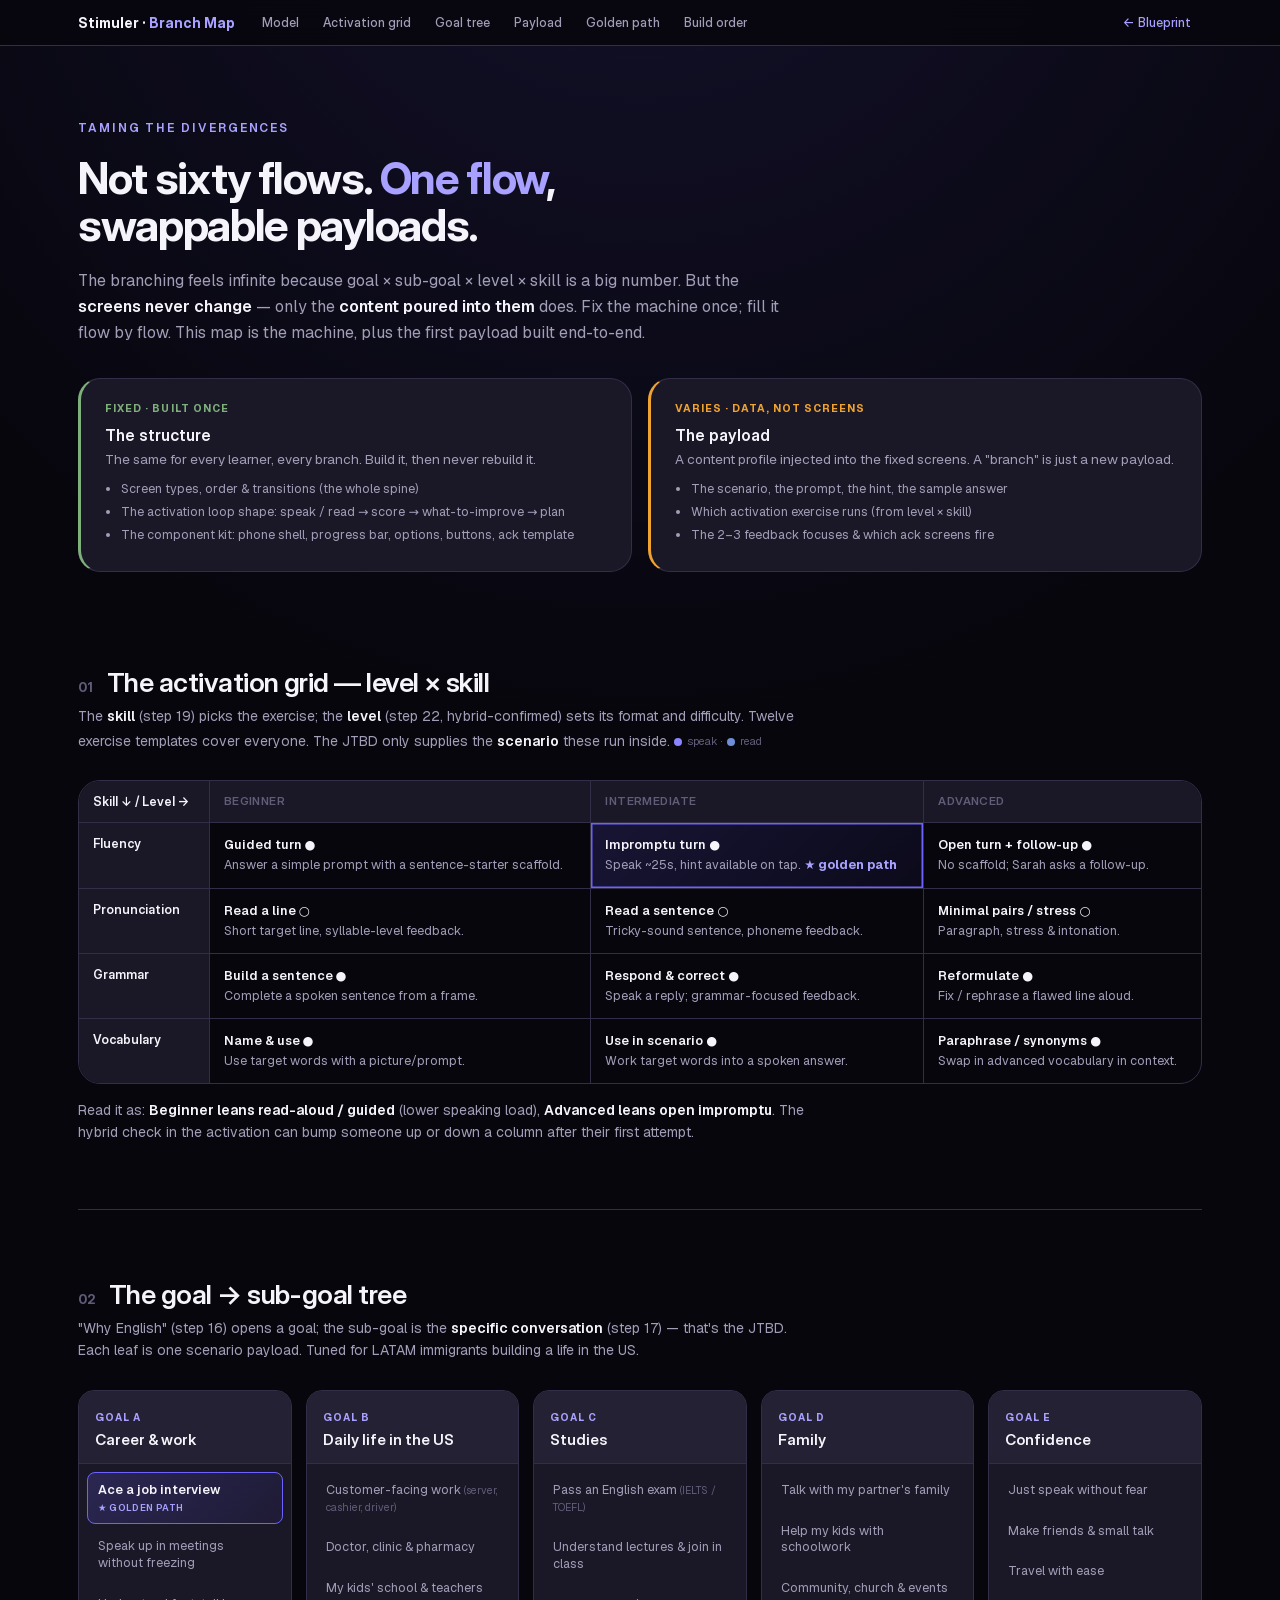
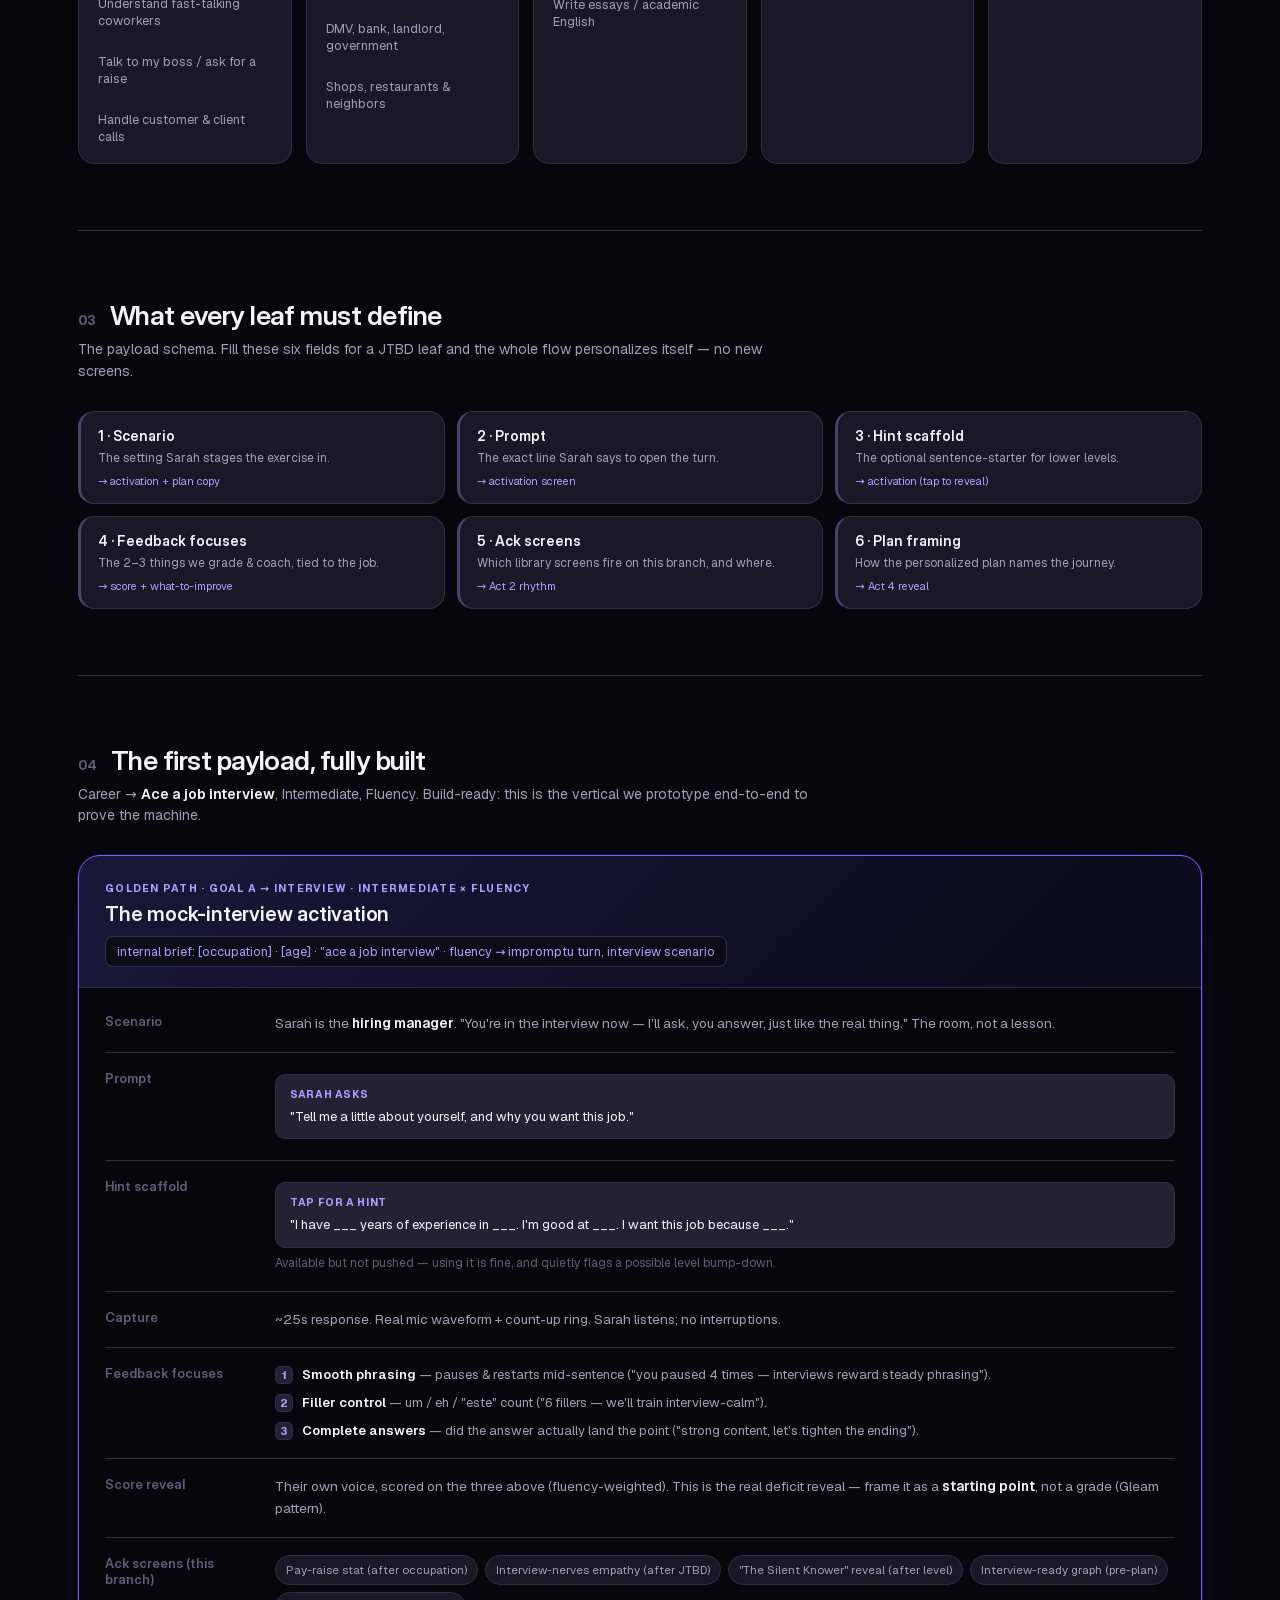
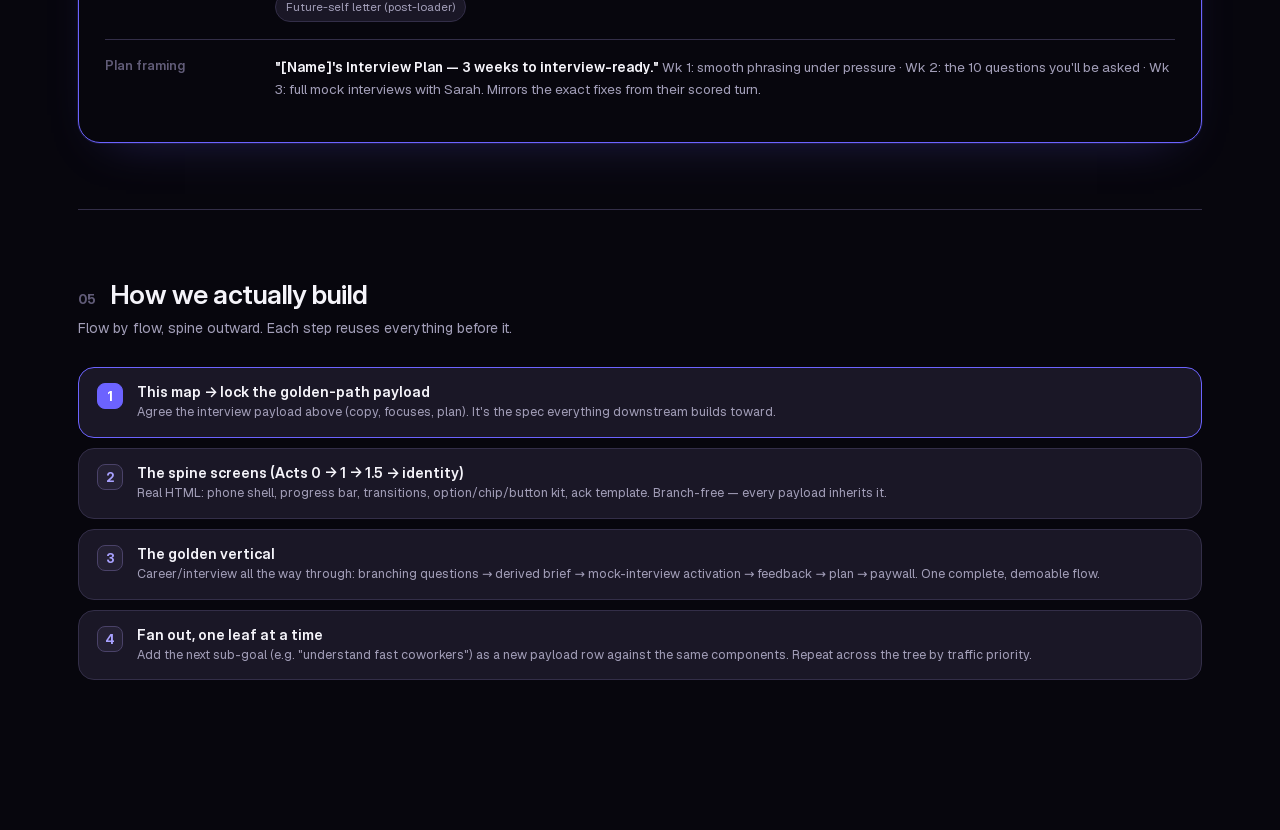
<file: branch-map.html>
<!DOCTYPE html>
<html lang="en">
<head>
<meta charset="UTF-8">
<meta name="viewport" content="width=device-width, initial-scale=1.0">
<title>Stimuler · Branch Map &amp; Activation Engine</title>
<link rel="stylesheet" href="tokens.css">
<style>
  html{scroll-behavior:smooth;}
  body{font-family:var(--font-body);background:radial-gradient(120% 40% at 50% -6%, rgba(108,99,255,.13), transparent 60%),var(--bg-page);color:var(--text-hi);-webkit-font-smoothing:antialiased;min-height:100vh;}
  .wrap{max-width:1180px;margin:0 auto;padding:0 28px 150px;}

  nav{position:sticky;top:0;z-index:60;background:rgba(7,6,13,.86);backdrop-filter:blur(14px);-webkit-backdrop-filter:blur(14px);border-bottom:1px solid var(--stroke);}
  nav .inner{max-width:1180px;margin:0 auto;padding:0 28px;display:flex;gap:2px;align-items:center;overflow-x:auto;scrollbar-width:none;}
  nav .inner::-webkit-scrollbar{display:none;}
  nav .brand{font-family:var(--font-display);font-weight:700;font-size:14px;margin-right:14px;white-space:nowrap;}
  nav .brand b{color:var(--indigo-300);}
  nav a{font-family:var(--font-display);font-size:12.5px;font-weight:500;color:var(--text-mid);text-decoration:none;padding:15px 11px;white-space:nowrap;transition:color .14s;}
  nav a:hover{color:var(--text-hi);}
  nav .home{margin-left:auto;color:var(--indigo-300);}

  .hero{padding:70px 0 26px;}
  .eyebrow{font-family:var(--font-body);font-weight:600;font-size:12px;letter-spacing:.16em;text-transform:uppercase;color:var(--indigo-300);}
  h1{font-family:var(--font-display);font-weight:700;font-size:44px;line-height:1.06;letter-spacing:-.03em;margin:18px 0 0;max-width:19ch;text-wrap:balance;}
  h1 em{font-style:normal;color:var(--indigo-300);}
  .lede{margin-top:20px;max-width:66ch;font-size:16px;line-height:1.62;color:var(--text-mid);}
  .lede b{color:var(--text-hi);font-weight:600;}

  /* model: spine vs payload */
  .model{margin-top:32px;display:grid;grid-template-columns:1fr 1fr;gap:16px;}
  @media(max-width:760px){.model{grid-template-columns:1fr;}}
  .mcard{border:1px solid var(--stroke);border-radius:var(--r-lg);padding:22px 24px;background:var(--surface-1);}
  .mcard.fixed{border-left:3px solid var(--tint-green);}
  .mcard.vary{border-left:3px solid var(--gold-500);}
  .mcard h3{font-family:var(--font-display);font-weight:600;font-size:16px;margin-bottom:4px;}
  .mcard .k{font-family:var(--font-body);font-weight:700;font-size:10.5px;letter-spacing:.1em;text-transform:uppercase;margin-bottom:10px;}
  .mcard.fixed .k{color:var(--tint-green);}
  .mcard.vary .k{color:var(--gold-500);}
  .mcard p{font-size:13.5px;line-height:1.58;color:var(--text-mid);}
  .mcard ul{margin:10px 0 0;padding-left:16px;}
  .mcard li{font-size:12.5px;line-height:1.5;color:var(--text-mid);margin:4px 0;}

  section{padding-top:68px;}
  .sec-head{display:flex;align-items:baseline;gap:14px;margin-bottom:6px;}
  .sec-num{font-family:var(--font-display);font-weight:700;font-size:13px;color:var(--text-low);}
  h2{font-family:var(--font-display);font-weight:600;font-size:27px;letter-spacing:-.02em;}
  .sec-lede{margin:7px 0 28px;font-size:14px;color:var(--text-mid);max-width:74ch;line-height:1.55;}
  .sec-lede b{color:var(--text-hi);font-weight:600;}

  /* activation matrix */
  .matrix-wrap{overflow-x:auto;border:1px solid var(--stroke);border-radius:var(--r-lg);}
  table.matrix{width:100%;border-collapse:collapse;font-size:12.5px;min-width:640px;}
  table.matrix th,table.matrix td{padding:13px 14px;border-bottom:1px solid var(--stroke);border-right:1px solid var(--stroke);text-align:left;vertical-align:top;}
  table.matrix th{font-family:var(--font-display);font-weight:600;font-size:11.5px;letter-spacing:.04em;text-transform:uppercase;color:var(--text-low);background:var(--surface-1);}
  table.matrix td:first-child,table.matrix th:first-child{position:sticky;left:0;background:var(--surface-1);color:var(--text-hi);font-family:var(--font-display);font-weight:600;font-size:12.5px;text-transform:none;letter-spacing:0;}
  table.matrix tr:last-child td{border-bottom:none;}
  table.matrix td:last-child,table.matrix th:last-child{border-right:none;}
  table.matrix td .ex{color:var(--text-hi);font-weight:600;display:block;margin-bottom:3px;}
  table.matrix td .de{color:var(--text-mid);line-height:1.45;}
  table.matrix td.gold{background:linear-gradient(135deg,rgba(108,99,255,.16),rgba(83,72,232,.06));box-shadow:inset 0 0 0 1.5px var(--indigo-500);}
  .rd{display:inline-flex;gap:5px;align-items:center;font-size:11px;color:var(--text-low);margin-top:6px;}
  .rd .p{width:8px;height:8px;border-radius:50%;background:var(--indigo-400);}
  .rd .r{width:8px;height:8px;border-radius:50%;background:var(--tint-blue);}

  /* goal tree */
  .tree{display:grid;grid-template-columns:repeat(5,1fr);gap:14px;}
  @media(max-width:1000px){.tree{grid-template-columns:repeat(2,1fr);}}
  @media(max-width:560px){.tree{grid-template-columns:1fr;}}
  .goal{border:1px solid var(--stroke);border-radius:var(--r-md);background:var(--surface-1);overflow:hidden;display:flex;flex-direction:column;}
  .goal .gh{padding:14px 16px;border-bottom:1px solid var(--stroke);background:var(--surface-2);}
  .goal .gh .gl{font-family:var(--font-body);font-weight:700;font-size:10px;letter-spacing:.1em;text-transform:uppercase;color:var(--indigo-300);}
  .goal .gh h4{font-family:var(--font-display);font-weight:600;font-size:15px;margin-top:4px;}
  .goal ul{list-style:none;padding:8px;margin:0;display:flex;flex-direction:column;gap:4px;flex:1;}
  .goal li{font-size:12.5px;line-height:1.35;color:var(--text-mid);padding:9px 10px;border-radius:8px;border:1px solid transparent;}
  .goal li:hover{background:var(--surface-2);}
  .goal li.gp{background:linear-gradient(135deg,rgba(108,99,255,.2),rgba(83,72,232,.08));border-color:var(--indigo-500);color:var(--text-hi);font-weight:600;}
  .goal li.gp::after{content:"★ golden path";display:block;font-size:9.5px;font-weight:600;letter-spacing:.04em;color:var(--indigo-300);margin-top:3px;text-transform:uppercase;}
  .goal li .jl{color:var(--text-low);font-size:10.5px;}

  /* payload schema */
  .schema{display:grid;grid-template-columns:repeat(3,1fr);gap:12px;}
  @media(max-width:820px){.schema{grid-template-columns:1fr;}}
  .field{border:1px solid var(--stroke);border-left:3px solid var(--stroke-strong);border-radius:var(--r-md);padding:15px 17px;background:var(--surface-1);}
  .field h4{font-family:var(--font-display);font-weight:600;font-size:14px;margin-bottom:5px;}
  .field p{font-size:12px;line-height:1.5;color:var(--text-mid);}
  .field .src{font-size:11px;color:var(--indigo-300);margin-top:7px;display:block;}

  /* golden path worked spec */
  .spec{border:1px solid var(--indigo-500);border-radius:var(--r-lg);overflow:hidden;box-shadow:0 0 0 1px rgba(108,99,255,.14),0 20px 50px -30px var(--indigo-glow);}
  .spec .sh{padding:20px 26px;background:linear-gradient(135deg,rgba(108,99,255,.18),rgba(83,72,232,.06));border-bottom:1px solid var(--stroke);}
  .spec .sh .gl{font-family:var(--font-body);font-weight:700;font-size:10.5px;letter-spacing:.12em;text-transform:uppercase;color:var(--indigo-300);}
  .spec .sh h3{font-family:var(--font-display);font-weight:600;font-size:20px;margin-top:5px;letter-spacing:-.01em;}
  .spec .sh .brief{margin-top:10px;font-size:12.5px;color:var(--indigo-300);background:var(--bg-app);border:1px solid var(--stroke);border-radius:8px;padding:6px 11px;display:inline-block;}
  .spec .sb{padding:8px 26px 24px;}
  .row{display:grid;grid-template-columns:150px 1fr;gap:20px;padding:17px 0;border-bottom:1px solid var(--stroke);}
  @media(max-width:640px){.row{grid-template-columns:1fr;gap:6px;}}
  .row:last-child{border-bottom:none;}
  .row .rl{font-family:var(--font-display);font-weight:600;font-size:13px;color:var(--text-low);}
  .row .rc{font-size:13.5px;line-height:1.6;color:var(--text-mid);}
  .row .rc b{color:var(--text-hi);font-weight:600;}
  .say{background:var(--surface-2);border:1px solid var(--stroke);border-radius:10px;padding:11px 14px;font-size:13px;color:var(--text-hi);margin:4px 0;}
  .say .who{font-size:10.5px;font-weight:700;letter-spacing:.06em;text-transform:uppercase;color:var(--indigo-300);display:block;margin-bottom:4px;}
  .fx{display:flex;flex-direction:column;gap:7px;}
  .fx .f{display:flex;gap:9px;align-items:baseline;font-size:13px;color:var(--text-mid);}
  .fx .f .n{width:18px;height:18px;border-radius:5px;background:var(--surface-2);border:1px solid var(--stroke);color:var(--indigo-300);font-size:11px;font-weight:700;display:grid;place-items:center;flex:none;}
  .acks{display:flex;flex-wrap:wrap;gap:7px;}
  .acks a{font-size:11.5px;color:var(--text-mid);text-decoration:none;padding:5px 10px;border:1px solid var(--stroke);border-radius:var(--r-pill);background:var(--surface-1);transition:border-color .15s;}
  .acks a:hover{border-color:var(--indigo-500);color:var(--text-hi);}

  /* build order */
  .order{display:flex;flex-direction:column;gap:10px;}
  .ord{display:flex;gap:14px;align-items:flex-start;border:1px solid var(--stroke);border-radius:var(--r-md);padding:15px 18px;background:var(--surface-1);}
  .ord .b{flex:none;width:26px;height:26px;border-radius:8px;background:var(--surface-2);border:1px solid var(--stroke-strong);color:var(--indigo-300);font-family:var(--font-display);font-weight:700;font-size:13px;display:grid;place-items:center;}
  .ord h4{font-family:var(--font-display);font-weight:600;font-size:14.5px;margin-bottom:3px;}
  .ord p{font-size:12.5px;line-height:1.5;color:var(--text-mid);}
  .ord.now{border-color:var(--indigo-500);} .ord.now .b{background:var(--indigo-500);color:#fff;border-color:var(--indigo-500);}
  .divider{height:1px;background:var(--stroke);margin:66px 0 0;}
</style>
</head>
<body>

<nav><div class="inner">
  <span class="brand">Stimuler · <b>Branch Map</b></span>
  <a href="#model">Model</a>
  <a href="#matrix">Activation grid</a>
  <a href="#tree">Goal tree</a>
  <a href="#schema">Payload</a>
  <a href="#golden">Golden path</a>
  <a href="#order">Build order</a>
  <a href="blueprint.html" class="home">← Blueprint</a>
</div></nav>

<div class="wrap">
  <header class="hero" id="model">
    <span class="eyebrow">Taming the divergences</span>
    <h1>Not sixty flows. <em>One flow</em>, swappable payloads.</h1>
    <p class="lede">The branching feels infinite because goal × sub-goal × level × skill is a big number. But the <b>screens never change</b> — only the <b>content poured into them</b> does. Fix the machine once; fill it flow by flow. This map is the machine, plus the first payload built end-to-end.</p>

    <div class="model">
      <div class="mcard fixed">
        <div class="k">Fixed · built once</div>
        <h3>The structure</h3>
        <p>The same for every learner, every branch. Build it, then never rebuild it.</p>
        <ul>
          <li>Screen types, order &amp; transitions (the whole spine)</li>
          <li>The activation loop shape: speak / read → score → what-to-improve → plan</li>
          <li>The component kit: phone shell, progress bar, options, buttons, ack template</li>
        </ul>
      </div>
      <div class="mcard vary">
        <div class="k">Varies · data, not screens</div>
        <h3>The payload</h3>
        <p>A content profile injected into the fixed screens. A "branch" is just a new payload.</p>
        <ul>
          <li>The scenario, the prompt, the hint, the sample answer</li>
          <li>Which activation exercise runs (from level × skill)</li>
          <li>The 2–3 feedback focuses &amp; which ack screens fire</li>
        </ul>
      </div>
    </div>
  </header>

  <!-- ACTIVATION MATRIX -->
  <section id="matrix">
    <div class="sec-head"><span class="sec-num">01</span><h2>The activation grid — level × skill</h2></div>
    <p class="sec-lede">The <b>skill</b> (step 19) picks the exercise; the <b>level</b> (step 22, hybrid-confirmed) sets its format and difficulty. Twelve exercise templates cover everyone. The JTBD only supplies the <b>scenario</b> these run inside. <span class="rd"><span class="p"></span> speak · <span class="r"></span> read</span></p>
    <div class="matrix-wrap">
      <table class="matrix">
        <thead><tr><th>Skill ↓ / Level →</th><th>Beginner</th><th>Intermediate</th><th>Advanced</th></tr></thead>
        <tbody>
          <tr>
            <td>Fluency</td>
            <td><span class="ex">Guided turn ●</span><span class="de">Answer a simple prompt with a sentence-starter scaffold.</span></td>
            <td class="gold"><span class="ex">Impromptu turn ●</span><span class="de">Speak ~25s, hint available on tap. <b style="color:var(--indigo-300)">★ golden path</b></span></td>
            <td><span class="ex">Open turn + follow-up ●</span><span class="de">No scaffold; Sarah asks a follow-up.</span></td>
          </tr>
          <tr>
            <td>Pronunciation</td>
            <td><span class="ex">Read a line ○</span><span class="de">Short target line, syllable-level feedback.</span></td>
            <td><span class="ex">Read a sentence ○</span><span class="de">Tricky-sound sentence, phoneme feedback.</span></td>
            <td><span class="ex">Minimal pairs / stress ○</span><span class="de">Paragraph, stress &amp; intonation.</span></td>
          </tr>
          <tr>
            <td>Grammar</td>
            <td><span class="ex">Build a sentence ●</span><span class="de">Complete a spoken sentence from a frame.</span></td>
            <td><span class="ex">Respond &amp; correct ●</span><span class="de">Speak a reply; grammar-focused feedback.</span></td>
            <td><span class="ex">Reformulate ●</span><span class="de">Fix / rephrase a flawed line aloud.</span></td>
          </tr>
          <tr>
            <td>Vocabulary</td>
            <td><span class="ex">Name &amp; use ●</span><span class="de">Use target words with a picture/prompt.</span></td>
            <td><span class="ex">Use in scenario ●</span><span class="de">Work target words into a spoken answer.</span></td>
            <td><span class="ex">Paraphrase / synonyms ●</span><span class="de">Swap in advanced vocabulary in context.</span></td>
          </tr>
        </tbody>
      </table>
    </div>
    <p class="sec-lede" style="margin-top:16px">Read it as: <b>Beginner leans read-aloud / guided</b> (lower speaking load), <b>Advanced leans open impromptu</b>. The hybrid check in the activation can bump someone up or down a column after their first attempt.</p>
  </section>

  <div class="divider"></div>

  <!-- GOAL TREE -->
  <section id="tree">
    <div class="sec-head"><span class="sec-num">02</span><h2>The goal → sub-goal tree</h2></div>
    <p class="sec-lede">"Why English" (step 16) opens a goal; the sub-goal is the <b>specific conversation</b> (step 17) — that's the JTBD. Each leaf is one scenario payload. Tuned for LATAM immigrants building a life in the US.</p>
    <div class="tree">
      <div class="goal">
        <div class="gh"><span class="gl">Goal A</span><h4>Career &amp; work</h4></div>
        <ul>
          <li class="gp">Ace a job interview</li>
          <li>Speak up in meetings without freezing</li>
          <li>Understand fast-talking coworkers</li>
          <li>Talk to my boss / ask for a raise</li>
          <li>Handle customer &amp; client calls</li>
        </ul>
      </div>
      <div class="goal">
        <div class="gh"><span class="gl">Goal B</span><h4>Daily life in the US</h4></div>
        <ul>
          <li>Customer-facing work <span class="jl">(server, cashier, driver)</span></li>
          <li>Doctor, clinic &amp; pharmacy</li>
          <li>My kids' school &amp; teachers</li>
          <li>DMV, bank, landlord, government</li>
          <li>Shops, restaurants &amp; neighbors</li>
        </ul>
      </div>
      <div class="goal">
        <div class="gh"><span class="gl">Goal C</span><h4>Studies</h4></div>
        <ul>
          <li>Pass an English exam <span class="jl">(IELTS / TOEFL)</span></li>
          <li>Understand lectures &amp; join in class</li>
          <li>Write essays / academic English</li>
        </ul>
      </div>
      <div class="goal">
        <div class="gh"><span class="gl">Goal D</span><h4>Family</h4></div>
        <ul>
          <li>Talk with my partner's family</li>
          <li>Help my kids with schoolwork</li>
          <li>Community, church &amp; events</li>
        </ul>
      </div>
      <div class="goal">
        <div class="gh"><span class="gl">Goal E</span><h4>Confidence</h4></div>
        <ul>
          <li>Just speak without fear</li>
          <li>Make friends &amp; small talk</li>
          <li>Travel with ease</li>
        </ul>
      </div>
    </div>
  </section>

  <div class="divider"></div>

  <!-- PAYLOAD SCHEMA -->
  <section id="schema">
    <div class="sec-head"><span class="sec-num">03</span><h2>What every leaf must define</h2></div>
    <p class="sec-lede">The payload schema. Fill these six fields for a JTBD leaf and the whole flow personalizes itself — no new screens.</p>
    <div class="schema">
      <div class="field"><h4>1 · Scenario</h4><p>The setting Sarah stages the exercise in.</p><span class="src">→ activation + plan copy</span></div>
      <div class="field"><h4>2 · Prompt</h4><p>The exact line Sarah says to open the turn.</p><span class="src">→ activation screen</span></div>
      <div class="field"><h4>3 · Hint scaffold</h4><p>The optional sentence-starter for lower levels.</p><span class="src">→ activation (tap to reveal)</span></div>
      <div class="field"><h4>4 · Feedback focuses</h4><p>The 2–3 things we grade &amp; coach, tied to the job.</p><span class="src">→ score + what-to-improve</span></div>
      <div class="field"><h4>5 · Ack screens</h4><p>Which library screens fire on this branch, and where.</p><span class="src">→ Act 2 rhythm</span></div>
      <div class="field"><h4>6 · Plan framing</h4><p>How the personalized plan names the journey.</p><span class="src">→ Act 4 reveal</span></div>
    </div>
  </section>

  <div class="divider"></div>

  <!-- GOLDEN PATH -->
  <section id="golden">
    <div class="sec-head"><span class="sec-num">04</span><h2>The first payload, fully built</h2></div>
    <p class="sec-lede">Career → <b>Ace a job interview</b>, Intermediate, Fluency. Build-ready: this is the vertical we prototype end-to-end to prove the machine.</p>
    <div class="spec">
      <div class="sh">
        <span class="gl">Golden path · Goal A → interview · Intermediate × Fluency</span>
        <h3>The mock-interview activation</h3>
        <div class="brief">internal brief: [occupation] · [age] · "ace a job interview" · fluency → impromptu turn, interview scenario</div>
      </div>
      <div class="sb">
        <div class="row"><div class="rl">Scenario</div><div class="rc">Sarah is the <b>hiring manager</b>. "You're in the interview now — I'll ask, you answer, just like the real thing." The room, not a lesson.</div></div>
        <div class="row"><div class="rl">Prompt</div><div class="rc"><div class="say"><span class="who">Sarah asks</span>"Tell me a little about yourself, and why you want this job."</div></div></div>
        <div class="row"><div class="rl">Hint scaffold</div><div class="rc"><div class="say"><span class="who">Tap for a hint</span>"I have ___ years of experience in ___. I'm good at ___. I want this job because ___."</div><span style="font-size:12px;color:var(--text-low)">Available but not pushed — using it is fine, and quietly flags a possible level bump-down.</span></div></div>
        <div class="row"><div class="rl">Capture</div><div class="rc">~25s response. Real mic waveform + count-up ring. Sarah listens; no interruptions.</div></div>
        <div class="row"><div class="rl">Feedback focuses</div><div class="rc"><div class="fx">
          <div class="f"><span class="n">1</span><div><b style="color:var(--text-hi)">Smooth phrasing</b> — pauses &amp; restarts mid-sentence ("you paused 4 times — interviews reward steady phrasing").</div></div>
          <div class="f"><span class="n">2</span><div><b style="color:var(--text-hi)">Filler control</b> — um / eh / "este" count ("6 fillers — we'll train interview-calm").</div></div>
          <div class="f"><span class="n">3</span><div><b style="color:var(--text-hi)">Complete answers</b> — did the answer actually land the point ("strong content, let's tighten the ending").</div></div>
        </div></div></div>
        <div class="row"><div class="rl">Score reveal</div><div class="rc">Their own voice, scored on the three above (fluency-weighted). This is the real deficit reveal — frame it as a <b>starting point</b>, not a grade (Gleam pattern).</div></div>
        <div class="row"><div class="rl">Ack screens (this branch)</div><div class="rc"><div class="acks">
          <a href="ack-library.html#screens">Pay-raise stat (after occupation)</a>
          <a href="ack-library.html#screens">Interview-nerves empathy (after JTBD)</a>
          <a href="ack-library.html#screens">"The Silent Knower" reveal (after level)</a>
          <a href="ack-library.html#screens">Interview-ready graph (pre-plan)</a>
          <a href="ack-library.html#screens">Future-self letter (post-loader)</a>
        </div></div></div>
        <div class="row"><div class="rl">Plan framing</div><div class="rc"><b>"[Name]'s Interview Plan — 3 weeks to interview-ready."</b> Wk 1: smooth phrasing under pressure · Wk 2: the 10 questions you'll be asked · Wk 3: full mock interviews with Sarah. Mirrors the exact fixes from their scored turn.</div></div>
      </div>
    </div>
  </section>

  <div class="divider"></div>

  <!-- BUILD ORDER -->
  <section id="order">
    <div class="sec-head"><span class="sec-num">05</span><h2>How we actually build</h2></div>
    <p class="sec-lede">Flow by flow, spine outward. Each step reuses everything before it.</p>
    <div class="order">
      <div class="ord now"><div class="b">1</div><div><h4>This map → lock the golden-path payload</h4><p>Agree the interview payload above (copy, focuses, plan). It's the spec everything downstream builds toward.</p></div></div>
      <div class="ord"><div class="b">2</div><div><h4>The spine screens (Acts 0 → 1 → 1.5 → identity)</h4><p>Real HTML: phone shell, progress bar, transitions, option/chip/button kit, ack template. Branch-free — every payload inherits it.</p></div></div>
      <div class="ord"><div class="b">3</div><div><h4>The golden vertical</h4><p>Career/interview all the way through: branching questions → derived brief → mock-interview activation → feedback → plan → paywall. One complete, demoable flow.</p></div></div>
      <div class="ord"><div class="b">4</div><div><h4>Fan out, one leaf at a time</h4><p>Add the next sub-goal (e.g. "understand fast coworkers") as a new payload row against the same components. Repeat across the tree by traffic priority.</p></div></div>
    </div>
  </section>

</div>
</body>
</html>
</file>
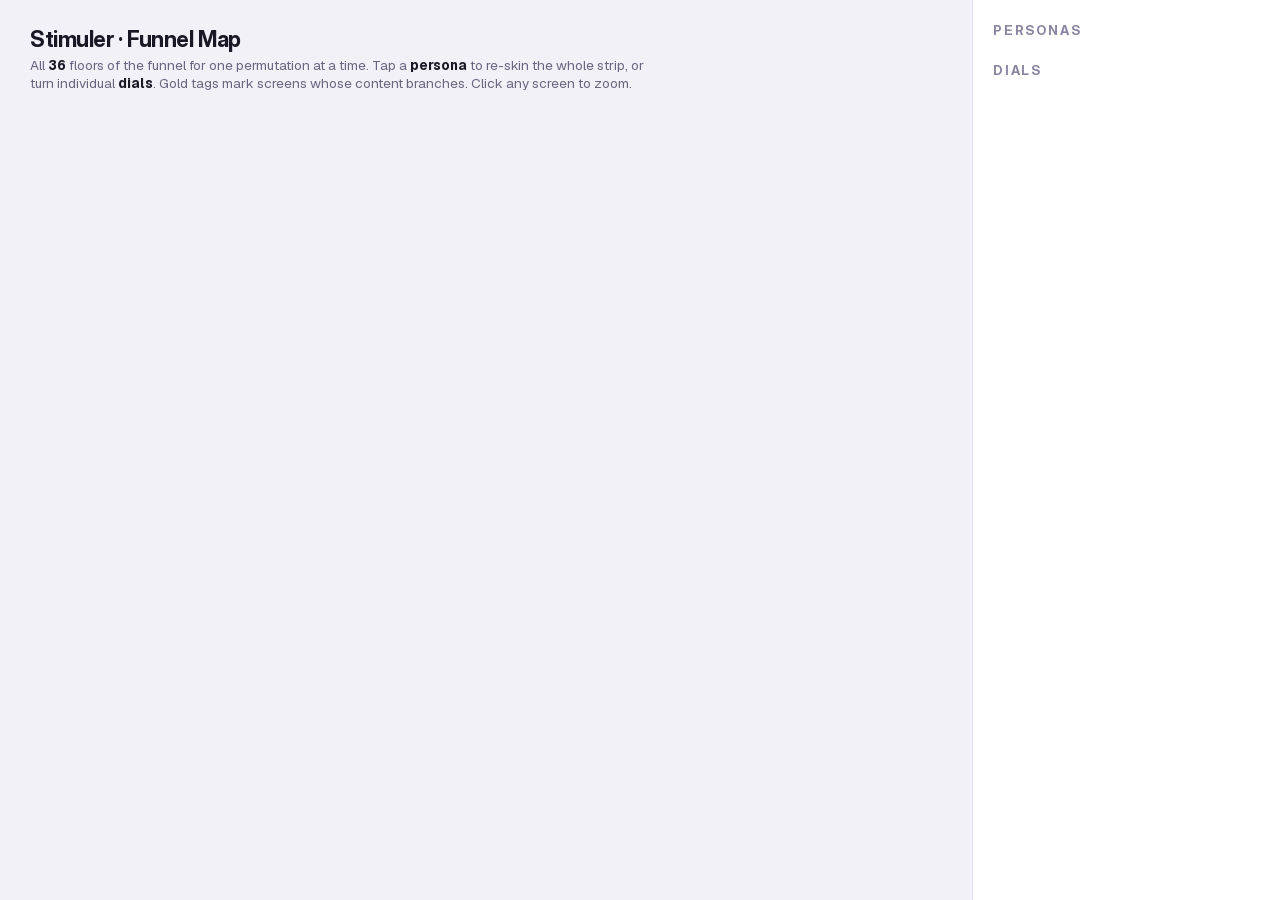
<file: funnel.html>
<!DOCTYPE html>
<html lang="en">
<head>
<meta charset="UTF-8">
<meta name="viewport" content="width=device-width, initial-scale=1.0">
<title>Stimuler · Funnel Map</title>
<link rel="stylesheet" href="tokens.css">
<style>
/* ============ page chrome (light) ============ */
body{background:#F2F1F7;font-family:var(--font-body);color:#1B1826;}
.hdr{padding:26px 340px 4px 30px;}
.hdr h1{font-family:var(--font-display);font-weight:700;font-size:22px;letter-spacing:-.02em;}
.hdr p{margin-top:4px;font-size:13.5px;color:#6B6680;max-width:70ch;}
.hdr b{color:#1B1826;}

/* ============ filmstrip ============ */
.strip{display:flex;align-items:flex-start;gap:0;overflow-x:auto;padding:18px 330px 46px 30px;}
.pgroup{flex:none;padding-right:34px;margin-right:34px;border-right:1.5px dashed #D8D5E6;}
.pgroup:last-child{border-right:none;}
.ptitle{font-family:var(--font-display);font-weight:700;font-size:12px;letter-spacing:.16em;text-transform:uppercase;color:#8B85A3;margin:0 0 14px 2px;}
.ptitle span{color:#B9B4CC;font-weight:500;letter-spacing:0;text-transform:none;margin-left:8px;}
.prow{display:flex;gap:20px;}
.slot{flex:none;width:calc(390px * .56);cursor:zoom-in;}
.phwrap{width:390px;height:844px;transform:scale(.56);transform-origin:top left;}
.slot .ph-h{height:calc(844px * .56);}
.cap{margin-top:10px;font-size:11.5px;line-height:1.45;color:#6B6680;}
.cap .fl{font-family:var(--font-display);font-weight:600;color:#1B1826;font-size:12px;}
.cap .drv{display:inline-block;margin-left:6px;padding:1.5px 7px;border-radius:999px;background:rgba(240,163,47,.14);color:#B07A17;font-weight:600;font-size:10.5px;}

/* ============ phone frame ============ */
.phone-sm{width:390px;height:844px;border-radius:46px;background:#05040A;border:7px solid #17141F;box-shadow:0 24px 50px -22px rgba(15,12,30,.5);overflow:hidden;position:relative;}
.app-sm{position:absolute;inset:0;display:flex;flex-direction:column;overflow:hidden;color:var(--text-hi);}
.statusbar{display:flex;justify-content:space-between;align-items:center;padding:16px 24px 0;font-family:var(--font-display);font-weight:600;font-size:14px;flex:none;color:var(--text-hi);}
.statusbar .sb-r{display:flex;gap:6px;align-items:center;}
.home-ind{position:absolute;bottom:8px;left:50%;transform:translateX(-50%);width:120px;height:4.5px;border-radius:3px;background:rgba(255,255,255,.32);}

/* ============ in-screen (ported from index.html) ============ */
.scr{flex:1;display:flex;flex-direction:column;min-height:0;padding:26px 24px 30px;position:relative;}
.scr.center{align-items:center;justify-content:center;text-align:center;}
.fprog{flex:none;margin-bottom:24px;}
.fprog i{transition:none;}
.fq{font-family:var(--font-display);font-weight:600;font-size:26px;line-height:1.22;letter-spacing:-.02em;color:var(--text-hi);}
.fq em{font-style:normal;color:var(--indigo-300);}
.fsub{margin-top:9px;font-size:15px;line-height:1.5;color:var(--text-mid);}
.opts{margin-top:22px;display:flex;flex-direction:column;gap:10px;overflow:hidden;}
.opt{flex:none;min-height:58px;padding:0 16px;gap:12px;background:rgba(255,255,255,.12);backdrop-filter:blur(26px) saturate(1.3);-webkit-backdrop-filter:blur(26px) saturate(1.3);border:1px solid rgba(255,255,255,.15);border-radius:18px;}
.opt.is-selected .t-option{color:#0D0B16;}
.qic{width:26px;flex:none;display:grid;place-items:center;}
.qic svg{width:22px;height:22px;}
.flag{font-size:20px;width:26px;text-align:center;flex:none;}
.fcta{margin-top:auto;padding-top:16px;display:flex;flex-direction:column;gap:6px;}
.fcta .btn{width:100%;}
.skip{align-self:center;background:none;color:var(--text-mid);font-weight:500;font-size:15px;min-height:40px;}
.ctx{align-items:center;text-align:center;}
.ctx .fq{text-align:center;}
.ctx .fsub{max-width:32ch;margin-left:auto;margin-right:auto;}
.cvis{flex:1;min-height:0;width:100%;display:flex;flex-direction:column;align-items:center;justify-content:center;gap:14px;padding:14px 0;}
.statbars{display:flex;align-items:flex-end;gap:26px;height:150px;}
.statbars .col{display:flex;flex-direction:column;align-items:center;gap:8px;height:100%;justify-content:flex-end;}
.statbars .bar{width:58px;border-radius:12px 12px 4px 4px;}
.statbars .b1{background:rgba(255,255,255,.14);}
.statbars .b2{background:linear-gradient(180deg,var(--indigo-300),var(--indigo-600));box-shadow:0 10px 30px -12px var(--indigo-glow);}
.statbars .blab{font-size:11.5px;color:var(--text-mid);}
.ba-card{width:100%;max-width:330px;border-radius:18px;padding:13px 14px;text-align:left;background:rgba(255,255,255,.07);border:1px solid rgba(255,255,255,.12);}
.ba-tag{font-family:var(--font-display);font-weight:600;font-size:11px;letter-spacing:.1em;text-transform:uppercase;margin-bottom:9px;}
.ba-card.before .ba-tag{color:#E8968A;}
.ba-card.after .ba-tag{color:#7FD6AA;}
.bub{font-size:12px;padding:8px 11px;margin-bottom:6px;max-width:86%;border-radius:13px;line-height:1.45;}
.bub.them{background:rgba(255,255,255,.09);border:1px solid rgba(255,255,255,.1);border-bottom-left-radius:5px;color:var(--text-hi);}
.bub.mine{background:linear-gradient(135deg,var(--indigo-500),var(--indigo-600));color:#fff;margin-left:auto;border-bottom-right-radius:5px;}
.ba-card.before .bub.mine{background:rgba(255,255,255,.07);color:var(--text-mid);}
.ba-q{font-family:var(--font-display);font-weight:500;font-size:13.5px;line-height:1.4;color:var(--text-hi);text-align:center;max-width:280px;margin:0 auto 4px;}
.ba-card.before{filter:saturate(.7);}
.ba-card.after{border-color:rgba(108,99,255,.5);box-shadow:0 0 36px rgba(108,99,255,.16);background:rgba(108,99,255,.08);}
.ba-row{display:flex;align-items:center;gap:11px;}
.ba-fig{flex:none;width:50px;height:50px;display:grid;place-items:center;border-radius:13px;}
.ba-fig svg{width:40px;height:40px;}
.before .ba-fig{background:rgba(255,255,255,.05);}
.after .ba-fig{background:rgba(108,99,255,.16);box-shadow:0 0 22px rgba(108,99,255,.28);}
.ba-emo{font-family:var(--font-display);font-weight:600;font-size:12.5px;color:var(--text-hi);margin-bottom:2px;}
.before .ba-emo{color:#B7B2C8;}
.ba-quote{font-size:11.5px;line-height:1.45;color:var(--text-mid);}
.before .ba-quote{font-style:italic;color:var(--text-low);}
.after .ba-quote{color:var(--text-hi);}
.ba-pulse{width:100%;height:13px;margin-top:9px;display:block;}
.ba-pulse polyline{fill:none;stroke-width:1.5;stroke-linejoin:round;stroke-linecap:round;stroke-dasharray:6 4;}
.before .ba-pulse polyline{stroke:rgba(224,106,90,.7);}
.after .ba-pulse polyline{stroke:rgba(127,214,170,.75);}
.ba-testi{font-size:12.5px;color:var(--text-mid);max-width:300px;line-height:1.5;}
.ba-testi b{color:var(--gold-300);}
.feat-vid{height:100%;max-height:330px;aspect-ratio:886/1812;border-radius:24px;overflow:hidden;background:#000;box-shadow:0 26px 50px -22px rgba(0,0,0,.9),0 0 44px -12px var(--indigo-glow);}
.feat-vid video{width:100%;height:100%;object-fit:cover;}
.sci-badge{display:inline-flex;align-items:center;gap:8px;padding:9px 15px;border-radius:var(--r-pill);background:rgba(108,99,255,.12);border:1px solid rgba(139,132,255,.34);font-size:12.5px;font-weight:600;color:var(--indigo-300);}
.sci-src{font-size:11px;color:#585470;}
.wrapopt .t-option{white-space:normal;font-size:14.5px;line-height:1.3;}
.lv-badge{font-family:var(--font-display);font-weight:700;font-size:15px;color:var(--indigo-300);width:30px;flex:none;}
.opt.is-selected .lv-badge{color:var(--indigo-600);}
.mins{display:grid;grid-template-columns:1fr 1fr;gap:10px;margin-top:14px;width:100%;}
.mins .opt{min-height:52px;justify-content:center;text-align:center;}
.commit-graph{width:100%;max-width:330px;border-radius:18px;padding:14px 14px 8px;background:rgba(255,255,255,.06);border:1px solid rgba(255,255,255,.1);}
.commit-graph svg{width:100%;display:block;}
.cflag{font-family:var(--font-display);font-weight:600;font-size:12.5px;fill:var(--gold-300);}
.pace{font-size:13px;color:var(--text-mid);text-align:center;line-height:1.5;max-width:32ch;margin:2px auto 0;}
.mic-circle{width:120px;height:120px;border-radius:50%;background:linear-gradient(180deg,#fff,#EDEBF6);display:grid;place-items:center;box-shadow:0 0 0 14px rgba(255,255,255,.06),0 0 60px -8px rgba(245,244,250,.4);}
.mic-circle svg{width:48px;height:48px;color:#0D0B16;}
/* ack */
.ack-head{margin-top:14px;padding:0 8px;font-family:var(--font-display);font-weight:700;font-size:26px;line-height:1.2;letter-spacing:-.025em;}
.ack-sub{padding:0 12px;margin-top:10px;font-size:14px;line-height:1.5;color:var(--text-mid);}
.wreath{flex:1;display:flex;align-items:center;justify-content:center;gap:10px;min-height:0;}
.lau{width:52px;height:104px;}
.lau.rt{transform:scaleX(-1);}
.w-stars{color:var(--gold-500);font-size:15px;letter-spacing:3px;}
.w-num{margin-top:6px;font-family:var(--font-display);font-weight:700;font-size:34px;letter-spacing:-.02em;}
.w-lab{margin-top:6px;font-size:12px;font-weight:600;letter-spacing:.08em;text-transform:uppercase;color:var(--gold-300);line-height:1.5;}
.tmar{width:100%;overflow:hidden;margin-bottom:16px;}
.trow{display:flex;gap:12px;width:max-content;}
.tcard{width:238px;min-height:120px;flex:none;display:flex;flex-direction:column;background:var(--surface-1);border:1px solid var(--stroke);border-radius:16px;padding:16px;text-align:left;}
.tc-top{display:flex;justify-content:space-between;align-items:center;font-size:11px;color:var(--text-mid);}
.tc-stars{color:var(--gold-500);font-size:11px;letter-spacing:1.5px;}
.tc-t{margin-top:7px;font-family:var(--font-display);font-weight:600;font-size:13px;color:var(--text-hi);}
.tc-b{margin-top:6px;font-size:12.5px;line-height:1.55;color:var(--text-mid);}
/* hero bits */
.beatp{font-family:var(--font-display);font-weight:600;font-size:28px;line-height:1.3;letter-spacing:-.02em;text-align:center;}
.beatp .em{color:var(--indigo-300);}
.beatp .soft{color:var(--text-mid);}
.gs-demo{flex:1;display:flex;align-items:flex-start;justify-content:center;padding-top:6px;min-height:0;}
.gs-vid{width:196px;aspect-ratio:886/1812;border-radius:26px;overflow:hidden;background:#000;box-shadow:0 34px 48px -18px rgba(0,0,0,.9),0 0 54px -14px var(--indigo-glow);}
.gs-vid video{width:100%;height:100%;object-fit:cover;}
.gs-sheet{flex:none;border-radius:34px 34px 0 0;margin:0 -24px -30px;padding:22px 28px 34px;background:linear-gradient(180deg,#1C1830,#120F22);border-top:1px solid rgba(139,132,255,.25);text-align:center;}
.gs-dots{display:flex;gap:6px;justify-content:center;margin-bottom:14px;}
.gs-dots .dot{width:22px;height:7px;border-radius:var(--r-pill);background:rgba(255,255,255,.16);}
.gs-dots .dot.on{background:var(--indigo-400);}
.gs-label{font-family:var(--font-body);font-weight:600;font-size:12px;letter-spacing:.14em;text-transform:uppercase;color:var(--indigo-300);}
.gs-head{margin:8px 0 18px;font-family:var(--font-display);font-weight:600;font-size:23px;line-height:1.25;letter-spacing:-.02em;}
.gs-head b{color:var(--indigo-300);font-weight:600;}
/* signup */
.su{background:#020108 radial-gradient(60% 30% at 50% 26%, rgba(108,99,255,.25), transparent 70%);}
.su-hero{width:86px;height:86px;margin:40px auto 0;}
.su-hero img{width:100%;height:100%;object-fit:contain;}
.su-title{margin-top:18px;text-align:center;font-family:var(--font-display);font-weight:700;font-size:24px;line-height:1.25;letter-spacing:-.02em;}
.su-btns{margin-top:auto;display:flex;flex-direction:column;gap:11px;}
.sso2{display:flex;align-items:center;justify-content:center;gap:10px;height:54px;border-radius:999px;background:#fff;color:#131316;font-family:var(--font-display);font-weight:600;font-size:15.5px;}
.sso2 .ic{width:22px;height:22px;display:grid;place-items:center;}
.sso2 .ic svg{width:22px;height:22px;}
.su-terms{margin-top:16px;text-align:center;font-size:11.5px;line-height:1.6;color:var(--text-low);}
.su-terms b{color:var(--text-mid);}
/* phone q */
.phone-row{display:flex;gap:10px;margin-top:22px;}
.cc{flex:none;display:flex;align-items:center;gap:7px;padding:0 14px;min-height:56px;background:var(--surface-1);border:1.5px solid var(--stroke);border-radius:var(--r-md);font-size:16px;font-weight:500;}
.wa-chip{display:inline-flex;align-items:center;gap:7px;margin-top:12px;padding:7px 13px;border-radius:999px;background:rgba(67,214,160,.12);border:1px solid rgba(67,214,160,.3);color:var(--green);font-size:12.5px;font-weight:600;align-self:flex-start;}
.wa-chip svg{width:15px;height:15px;}
/* activation */
.coach{display:flex;align-items:center;gap:10px;margin-top:4px;}
.coach .av{width:40px;height:40px;border-radius:50%;background:linear-gradient(135deg,var(--indigo-400),var(--indigo-700));display:grid;place-items:center;font-family:var(--font-display);font-weight:700;font-size:17px;color:#fff;flex:none;}
.coach .cn{font-family:var(--font-display);font-weight:600;font-size:14px;}
.coach .cr{font-size:12px;color:var(--text-mid);}
.saybub{margin-top:14px;background:rgba(255,255,255,.09);border:1px solid rgba(255,255,255,.12);border-radius:18px;border-top-left-radius:6px;padding:14px 16px;font-size:16px;line-height:1.5;text-align:left;}
.modecard{margin-top:14px;width:100%;border-radius:16px;padding:13px 15px;text-align:left;background:rgba(108,99,255,.1);border:1px solid rgba(139,132,255,.3);}
.modecard .mtag{font-family:var(--font-display);font-weight:600;font-size:10.5px;letter-spacing:.12em;text-transform:uppercase;color:var(--indigo-300);margin-bottom:7px;}
.modecard .mtxt{font-size:14px;line-height:1.55;color:var(--text-hi);}
.modecard .mtxt i{font-style:normal;color:var(--indigo-300);border-bottom:1.5px dashed var(--indigo-400);}
.holdhint{margin-top:10px;font-size:12.5px;color:var(--text-mid);text-align:center;}
.wave{display:flex;align-items:center;gap:4px;height:56px;}
.wave i{width:5px;border-radius:3px;background:var(--indigo-400);}
.timer{font-family:var(--font-display);font-weight:700;font-size:30px;letter-spacing:.02em;}
.stopbtn{width:74px;height:74px;border-radius:50%;background:linear-gradient(180deg,#fff,#EDEBF6);display:grid;place-items:center;box-shadow:0 0 0 12px rgba(255,255,255,.06);}
.stopbtn span{width:24px;height:24px;border-radius:6px;background:#E06A5A;display:block;}
/* score */
.ring{position:relative;width:150px;height:150px;}
.ring svg{width:100%;height:100%;transform:rotate(-90deg);}
.ring .rnum{position:absolute;inset:0;display:grid;place-items:center;font-family:var(--font-display);font-weight:700;font-size:42px;letter-spacing:-.02em;}
.lensrow{width:100%;max-width:320px;display:flex;align-items:center;gap:10px;text-align:left;}
.lensrow .ln{flex:1;font-size:13.5px;color:var(--text-hi);}
.lensrow .lb{flex:none;width:96px;height:6px;border-radius:3px;background:rgba(255,255,255,.12);overflow:hidden;}
.lensrow .lb i{display:block;height:100%;border-radius:3px;background:linear-gradient(90deg,var(--indigo-500),var(--indigo-300));}
.conf{position:absolute;border-radius:50%;width:7px;height:7px;}
/* plan + paywall */
.eyebrow{font-family:var(--font-body);font-weight:600;font-size:12px;letter-spacing:.14em;text-transform:uppercase;color:var(--gold-500);}
.wkcard{width:100%;border-radius:16px;padding:13px 15px;text-align:left;background:var(--surface-1);border:1px solid var(--stroke);display:flex;gap:12px;align-items:center;}
.wkcard .wn{flex:none;font-family:var(--font-display);font-weight:700;font-size:12px;color:var(--gold-300);width:52px;line-height:1.3;}
.wkcard .wt{font-size:14px;color:var(--text-hi);line-height:1.4;}
.goldline{display:inline-flex;align-items:center;gap:8px;padding:9px 15px;border-radius:999px;background:rgba(240,163,47,.12);border:1px solid rgba(240,163,47,.35);color:var(--gold-300);font-size:13px;font-weight:600;}
.loaderring{width:112px;height:112px;border-radius:50%;border:5px solid rgba(255,255,255,.1);border-top-color:var(--indigo-400);}
.chk{width:100%;max-width:300px;display:flex;gap:10px;align-items:flex-start;text-align:left;font-size:14px;color:var(--text-hi);line-height:1.4;}
.chk .c{flex:none;width:20px;height:20px;border-radius:50%;background:var(--green);display:grid;place-items:center;margin-top:1px;}
.chk .c svg{width:11px;height:11px;color:#06231A;}
.badge2{display:inline-flex;align-items:center;gap:8px;padding:8px 14px;border-radius:999px;background:rgba(255,255,255,.08);border:1px solid rgba(255,255,255,.16);font-size:12px;font-weight:600;color:var(--text-hi);}
.letter{width:100%;border-radius:20px;padding:20px 18px;text-align:left;background:rgba(255,255,255,.07);border:1px solid rgba(255,255,255,.14);}
.letter .lh{font-family:var(--font-display);font-weight:600;font-size:13px;letter-spacing:.08em;text-transform:uppercase;color:var(--gold-300);}
.letter .lb2{margin-top:12px;font-size:15.5px;line-height:1.65;color:var(--text-hi);}
.letter .ls{margin-top:14px;font-size:13.5px;color:var(--text-mid);}
.fingerp{width:104px;height:104px;border-radius:50%;border:2px solid var(--indigo-400);display:grid;place-items:center;box-shadow:0 0 44px -6px var(--indigo-glow);}
.fingerp svg{width:46px;height:46px;color:var(--indigo-300);}
.pricecard{width:100%;border-radius:18px;padding:15px 16px;text-align:left;background:var(--surface-1);border:1.5px solid var(--stroke);position:relative;}
.pricecard.hot{border-color:#fff;background:linear-gradient(180deg,rgba(255,255,255,.13),rgba(255,255,255,.07));}
.pricecard .pt{font-family:var(--font-display);font-weight:600;font-size:15px;}
.pricecard .pp{margin-top:3px;font-size:13px;color:var(--text-mid);}
.pricecard .pp b{color:var(--text-hi);font-size:16px;}
.bvtag{position:absolute;top:-9px;right:14px;padding:3px 10px;border-radius:999px;background:linear-gradient(90deg,var(--gold-600),var(--gold-300));color:#241500;font-family:var(--font-display);font-weight:700;font-size:10px;letter-spacing:.08em;text-transform:uppercase;}
.strike{text-decoration:line-through;color:var(--text-low);}
.count{font-family:var(--font-display);font-weight:700;font-size:34px;letter-spacing:.03em;color:var(--gold-300);}
/* ============ rail ============ */
.rail{position:fixed;top:0;right:0;bottom:0;width:308px;background:#fff;border-left:1px solid #E4E2EF;padding:22px 20px 46px;overflow-y:auto;z-index:40;}
.rail h2{font-family:var(--font-display);font-weight:700;font-size:13px;letter-spacing:.14em;text-transform:uppercase;color:#8B85A3;margin-bottom:12px;}
.rail h2.mt{margin-top:24px;}
.pcard{width:100%;text-align:left;border:1.5px solid #E4E2EF;border-radius:14px;padding:10px 13px;margin-bottom:8px;background:#fff;transition:border-color .15s,background .15s;}
.pcard .pn{font-family:var(--font-display);font-weight:600;font-size:14.5px;color:#1B1826;}
.pcard .pm{margin-top:2px;font-size:11.5px;color:#8B85A3;line-height:1.45;}
.pcard.on{border-color:var(--indigo-500);background:rgba(108,99,255,.06);}
.pcard.on .pn{color:var(--indigo-600);}
.dial{margin-bottom:14px;}
.dial .dl{font-size:11.5px;font-weight:600;letter-spacing:.06em;text-transform:uppercase;color:#8B85A3;margin-bottom:7px;}
.dial .dw{display:flex;flex-wrap:wrap;gap:6px;}
.dchip{padding:6px 11px;border-radius:999px;border:1.5px solid #E4E2EF;background:#fff;font-size:12px;font-weight:500;color:#3A3550;transition:all .15s;}
.dchip.on{background:#17141F;border-color:#17141F;color:#fff;}
/* ============ lightbox ============ */
.lb{position:fixed;inset:0;background:rgba(15,12,30,.66);z-index:60;display:none;align-items:center;justify-content:center;cursor:zoom-out;}
.lb.open{display:flex;}
.lb .lbwrap{width:390px;height:844px;transform:scale(.82);transform-origin:center;}
.lb .lbwrap .opts{overflow-y:auto;}
</style>
</head>
<body>
<div class="hdr">
  <h1>Stimuler · Funnel Map</h1>
  <p>All <b id="floorCount"></b> floors of the funnel for one permutation at a time. Tap a <b>persona</b> to re-skin the whole strip, or turn individual <b>dials</b>. Gold tags mark screens whose content branches. Click any screen to zoom.</p>
</div>
<div class="strip" id="strip"></div>
<aside class="rail">
  <h2>Personas</h2>
  <div id="pList"></div>
  <h2 class="mt">Dials</h2>
  <div id="dials"></div>
</aside>
<div class="lb" id="lb"><div class="lbwrap" id="lbwrap"></div></div>

<script src="content.js"></script>
<script>
/* ---------------- personas: cover all 8 families, 3 modes, 4 expectations ---------------- */
const PERSONAS=[
 {key:'maria',  name:'María',  meta:'Career · Interview · Healthcare · B1',       goal:'career', jtbd:'interview',  occ:'healthcare', skill:'fluency',       level:'B1', exp:'month',    age:'25–34', gender:'Female', phone:'(832) 555-0147'},
 {key:'mateo',  name:'Mateo',  meta:'Career · Meetings · Office · B2',            goal:'career', jtbd:'meetings',   occ:'office',     skill:'vocabulary',    level:'B2', exp:'month',    age:'35–44', gender:'Male',   phone:'(415) 555-0164'},
 {key:'tomas',  name:'Tomás',  meta:'School · Fast lectures · Student · B1',      goal:'school', jtbd:'lectures',   occ:'student',    skill:'pronunciation', level:'B1', exp:'week',     age:'18–24', gender:'Male',   phone:'(602) 555-0117'},
 {key:'diego',  name:'Diego',  meta:'Conversation · Customers · Restaurant · A2', goal:'convo',  jtbd:'customers',  occ:'restaurant', skill:'pronunciation', level:'A2', exp:'month',    age:'18–24', gender:'Male',   phone:'(305) 555-0193'},
 {key:'carmen', name:'Carmen', meta:'Travel · Airports & hotels · Driver · A1',   goal:'travel', jtbd:'airports',   occ:'driver',     skill:'vocabulary',    level:'A1', exp:'year',     age:'45–54', gender:'Female', phone:'(312) 555-0106'},
 {key:'rosa',   name:'Rosa',   meta:'Conversation · Kids school · At home · A2',  goal:'convo',  jtbd:'kidshelp',   occ:'home',       skill:'grammar',       level:'A2', exp:'halfyear', age:'35–44', gender:'Female', phone:'(213) 555-0139'},
 {key:'valeria',name:'Valeria',meta:'IELTS · Study abroad · Band 7.0 · Exam in a month', goal:'ielts', jtbd:'band', occ:'student', skill:'grammar', level:'B2', exp:'month', age:'18–24', gender:'Female', phone:'(646) 555-0172', band:'7.0', reason:'study'},
 {key:'sofia',  name:'Sofía',  meta:'Other · Small talk · Job seeker · B1',       goal:'other',  jtbd:'friends',    occ:'jobseek',    skill:'fluency',       level:'B1', exp:'week',     age:'25–34', gender:'Female', phone:'(512) 555-0158'}
];
/* LETTERS now lives in content.js (shared with the prototype) */
const EXPLABEL={week:'within a week',month:'within a month',halfyear:'in 6 months',year:'within a year'};
const EXPMIN={week:30,month:15,halfyear:10,year:5};
const OCCLABEL={healthcare:'Healthcare & caregiving',restaurant:'Restaurant & food service',retail:'Retail & customer service',construction:'Construction & trades',factory:'Factory & warehouse',driver:'Driver & delivery',office:'Office & business professional',business:'Business owner & self-employed',jobseek:'Looking for work',student:'Student',home:'At home / caregiving family',other:'Something else'};
const SKLABEL={fluency:'Fluency',pronunciation:'Pronunciation',vocabulary:'Vocabulary',grammar:'Grammar'};

let state={...PERSONAS[0],persona:'maria'};

/* ---------------- derived ---------------- */
function D(){
 const jt=GOALS[state.goal].jtbd.find(j=>j.id===state.jtbd)||GOALS[state.goal].jtbd[0];
 const fam=FAMILIES[jt.fam], ind=INDUSTRIES[state.occ], lv=LEVELS.find(l=>l.id===state.level);
 const minutes=EXPMIN[state.exp], wks=COMMIT.readyWeeks[minutes];
 const iel=state.goal==='ielts';
 const flag=iel?IELTS.flag(state.band):COMMIT.flagByGoal[state.goal];
 return {...state,jt,fam,ind,lv,mode:lv.mode,minutes,wks,flag,iel,sk:SKILLS[state.skill]};
}

/* ---------------- partials ---------------- */
const CHECK='<span class="opt-check"><svg viewBox="0 0 16 16" fill="none"><path d="M3 8.5 6.5 12 13 4.5" stroke="currentColor" stroke-width="2.4" stroke-linecap="round" stroke-linejoin="round"/></svg></span>';
const SB='<div class="statusbar"><span>9:41</span><span class="sb-r"><svg width="17" height="11" viewBox="0 0 17 11" fill="none"><rect x="0" y="7" width="3" height="4" rx="1" fill="currentColor"/><rect x="4.5" y="5" width="3" height="6" rx="1" fill="currentColor"/><rect x="9" y="2.5" width="3" height="8.5" rx="1" fill="currentColor"/><rect x="13.5" y="0" width="3" height="11" rx="1" fill="currentColor"/></svg><svg width="25" height="12" viewBox="0 0 25 12" fill="none"><rect x="0.5" y="0.5" width="21" height="11" rx="3" stroke="currentColor" opacity="0.4"/><rect x="2" y="2" width="18" height="8" rx="1.5" fill="currentColor"/><rect x="23" y="4" width="1.5" height="4" rx="0.75" fill="currentColor" opacity="0.5"/></svg></span></div>';
const MICSVG='<svg viewBox="0 0 24 24" fill="currentColor"><rect x="9" y="2.5" width="6" height="12" rx="3"/><path d="M5 11.5v.5a7 7 0 0 0 14 0v-.5M12 19.5V22M8 22h8" fill="none" stroke="currentColor" stroke-width="1.9" stroke-linecap="round"/></svg>';
function opt(label,o){o=o||{};return '<button class="opt'+(o.sel?' is-selected':'')+(o.wrap?'':'')+'">'+(o.flag?'<span class="flag">'+o.flag+'</span>':'')+(o.icon?'<span class="qic">'+o.icon+'</span>':'')+(o.badge?'<span class="lv-badge">'+o.badge+'</span>':'')+'<span class="t-option">'+label+'</span>'+CHECK+'</button>';}
function prog(w){return '<div class="progress fprog"><i style="width:'+w+'%"></i></div>';}
function cta(label,skip){return '<div class="fcta"><button class="btn">'+label+'</button>'+(skip?'<button class="skip">'+skip+'</button>':'')+'</div>';}
function chkrow(t){return '<div class="chk"><span class="c"><svg viewBox="0 0 16 16" fill="none"><path d="M3 8.5 6.5 12 13 4.5" stroke="currentColor" stroke-width="2.6" stroke-linecap="round" stroke-linejoin="round"/></svg></span><span>'+t+'</span></div>';}
function bub(who,t){return '<div class="bub '+who+'">'+t+'</div>';}
function commitSvg(minutes,flag,wks){
 const k={5:0.55,10:0.78,15:0.92,30:1.05}[minutes]||0.78;let pts='',alone='';
 for(let x=0;x<=260;x+=10){const y=128-108*(1-Math.exp(-k*x/90));pts+=(20+x)+','+y.toFixed(1)+' ';alone+=(20+x)+','+(128-10*(x/260)).toFixed(1)+' ';}
 return '<svg viewBox="0 0 300 150"><polyline points="'+alone+'" fill="none" stroke="rgba(255,255,255,.22)" stroke-width="2" stroke-dasharray="4 5"/><text x="280" y="124" text-anchor="end" font-size="9.5" fill="rgba(255,255,255,.4)">on your own</text><polyline points="'+pts+'" fill="none" stroke="url(#cgm)" stroke-width="3" stroke-linecap="round"/><circle cx="280" cy="'+(128-108*(1-Math.exp(-k*260/90))).toFixed(1)+'" r="4.5" fill="var(--gold-300)"/><text x="272" y="24" text-anchor="end" class="cflag">'+flag+' · ~'+wks+' week'+(wks>1?'s':'')+'</text><defs><linearGradient id="cgm" x1="0" y1="0" x2="1" y2="0"><stop offset="0" stop-color="#6C63FF"/><stop offset="1" stop-color="#FFC96E"/></linearGradient></defs></svg>';}
const LAUREL='<svg class="lau" viewBox="0 0 40 72" fill="none"><path d="M30 4C15 20 11 44 25 68" stroke="var(--gold-500)" stroke-width="1.8"/><ellipse cx="24" cy="12" rx="7" ry="3" transform="rotate(-40 24 12)" fill="var(--gold-600)"/><ellipse cx="19" cy="24" rx="7" ry="3" transform="rotate(-28 19 24)" fill="var(--gold-500)"/><ellipse cx="16" cy="37" rx="7" ry="3" transform="rotate(-12 16 37)" fill="var(--gold-600)"/><ellipse cx="17" cy="50" rx="7" ry="3" transform="rotate(6 17 50)" fill="var(--gold-500)"/><ellipse cx="21" cy="62" rx="7" ry="3" transform="rotate(22 21 62)" fill="var(--gold-600)"/></svg>';

/* icons (ported from index.html) */
const IC={
 ielts:'<svg viewBox="0 0 24 24" fill="currentColor" style="color:var(--tint-gold)"><circle cx="12" cy="9" r="5.5"/><path d="M8.6 13.4 6.5 21l5.5-2.6L17.5 21l-2.1-7.6" opacity=".7"/></svg>',
 career:'<svg viewBox="0 0 24 24" fill="currentColor" style="color:var(--tint-blue)"><rect x="3" y="7" width="18" height="13" rx="2.5"/><path d="M8 7V5.5A2.5 2.5 0 0 1 10.5 3h3A2.5 2.5 0 0 1 16 5.5V7" fill="none" stroke="currentColor" stroke-width="1.75"/></svg>',
 convo:'<svg viewBox="0 0 24 24" fill="currentColor" style="color:var(--tint-green)"><path d="M4.5 4h10a2.5 2.5 0 0 1 2.5 2.5v5a2.5 2.5 0 0 1-2.5 2.5H9l-4 3.5V14h-.5A2.5 2.5 0 0 1 2 11.5v-5A2.5 2.5 0 0 1 4.5 4Z"/><path d="M19 9a3 3 0 0 1 3 3v3.5a3 3 0 0 1-3 3h-.5V21l-3.8-2.5H12" opacity=".55" fill="none" stroke="currentColor" stroke-width="1.7"/></svg>',
 travel:'<svg viewBox="0 0 24 24" fill="currentColor" style="color:var(--tint-purple)"><path d="M21.4 2.6 2.8 9.8c-.9.35-.85 1.6.07 1.9l6.9 2.2 2.2 6.9c.3.9 1.55.95 1.9.07L21.4 2.6Z"/></svg>',
 school:'<svg viewBox="0 0 24 24" fill="currentColor" style="color:var(--tint-red)"><path d="M12 3 2 8l10 5 10-5-10-5Zm-6 8.8V16c0 1.6 2.7 3 6 3s6-1.4 6-3v-4.2l-6 3-6-3Z"/></svg>',
 fluency:'<svg viewBox="0 0 24 24" fill="none" stroke="currentColor" stroke-width="2.1" stroke-linecap="round" style="color:var(--tint-blue)"><path d="M3 12h2M8 8v8M13 5v14M18 9v6M21 11v2"/></svg>',
 pronunciation:'<svg viewBox="0 0 24 24" fill="currentColor" style="color:var(--tint-gold)"><rect x="9" y="2.5" width="6" height="12" rx="3"/><path d="M5 11.5v.5a7 7 0 0 0 14 0v-.5M12 19.5V22" fill="none" stroke="currentColor" stroke-width="1.9" stroke-linecap="round"/></svg>',
 vocabulary:'<svg viewBox="0 0 24 24" fill="currentColor" style="color:var(--tint-purple)"><path d="M5 3h11a3 3 0 0 1 3 3v13.5a1.5 1.5 0 0 1-2.2 1.3L12 18.5l-4.8 2.3A1.5 1.5 0 0 1 5 19.5V3Z"/></svg>',
 grammar:'<svg viewBox="0 0 24 24" fill="none" stroke="currentColor" stroke-width="2" stroke-linecap="round" stroke-linejoin="round" style="color:var(--tint-green)"><path d="M4 7h16M4 12h10M4 17h7"/><path d="M16.5 16.5l2 2 3.5-4" stroke-width="2.2"/></svg>',
 healthcare:'<svg viewBox="0 0 24 24" fill="currentColor" style="color:var(--tint-red)"><path d="M11 3h2a1.5 1.5 0 0 1 1.5 1.5V9H19a1.5 1.5 0 0 1 1.5 1.5v2A1.5 1.5 0 0 1 19 14h-4.5v4.5A1.5 1.5 0 0 1 13 20h-2a1.5 1.5 0 0 1-1.5-1.5V14H5a1.5 1.5 0 0 1-1.5-1.5v-2A1.5 1.5 0 0 1 5 9h4.5V4.5A1.5 1.5 0 0 1 11 3Z"/></svg>',
 restaurant:'<svg viewBox="0 0 24 24" fill="currentColor" style="color:var(--tint-gold)"><path d="M4 10h16l-1.2 9.1a2 2 0 0 1-2 1.9H7.2a2 2 0 0 1-2-1.9L4 10Zm2.5-2a5.5 5.5 0 0 1 11 0h-2.2a3.3 3.3 0 0 0-6.6 0H6.5Z"/></svg>',
 retail:'<svg viewBox="0 0 24 24" fill="currentColor" style="color:var(--tint-blue)"><path d="M4 4h16v3.5H4V4Zm1 5h14l-.8 10.2a1.8 1.8 0 0 1-1.8 1.8H7.6a1.8 1.8 0 0 1-1.8-1.8L5 9Zm5 2.5v2h4v-2h-4Z"/></svg>',
 construction:'<svg viewBox="0 0 24 24" fill="currentColor" style="color:var(--tint-gold)"><path d="M3 20h18v-2H3v2Zm2-3h14l-2.4-8.5a2 2 0 0 0-1.9-1.5H9.3a2 2 0 0 0-1.9 1.5L5 17Zm7-11.5 1.2-2.8a1 1 0 0 0-1.83-.8L10.2 4.6l1.8.9Z"/></svg>',
 factory:'<svg viewBox="0 0 24 24" fill="currentColor" style="color:var(--tint-blue)"><path d="M4 21V10.5l4.5 2.7v-2.7l4.5 2.7v-2.7l4.5 2.7V21H4Z"/><rect x="16.5" y="4" width="3" height="6" rx="0.5"/></svg>',
 driver:'<svg viewBox="0 0 24 24" fill="currentColor" style="color:var(--tint-green)"><path d="M3 13l1.7-4.6A2 2 0 0 1 6.6 7h10.8a2 2 0 0 1 1.9 1.4L21 13v6a1 1 0 0 1-1 1h-1.5a1 1 0 0 1-1-1v-1h-11v1a1 1 0 0 1-1 1H4a1 1 0 0 1-1-1v-6Zm3.2-4 .9-2h9.8l.9 2H6.2ZM6.5 16.5A1.5 1.5 0 1 0 6.5 13.5a1.5 1.5 0 0 0 0 3Zm11 0a1.5 1.5 0 1 0 0-3 1.5 1.5 0 0 0 0 3Z"/></svg>',
 office:'<svg viewBox="0 0 24 24" fill="currentColor" style="color:var(--tint-blue)"><rect x="3" y="7" width="18" height="13" rx="2.5"/><path d="M8 7V5.5A2.5 2.5 0 0 1 10.5 3h3A2.5 2.5 0 0 1 16 5.5V7" fill="none" stroke="currentColor" stroke-width="1.75"/></svg>',
 business:'<svg viewBox="0 0 24 24" fill="currentColor" style="color:var(--tint-green)"><path d="M3.5 4h17v3.2L19 9.5H5L3.5 7.2V4Zm1.5 7h14v9a1 1 0 0 1-1 1h-4v-5h-4v5H6a1 1 0 0 1-1-1v-9Z"/></svg>',
 jobseek:'<svg viewBox="0 0 24 24" fill="currentColor" style="color:var(--tint-red)"><path d="M10.5 3a7.5 7.5 0 1 0 4.6 13.4l4 4a1.4 1.4 0 0 0 2-2l-4-4A7.5 7.5 0 0 0 10.5 3Zm0 3a4.5 4.5 0 1 1 0 9 4.5 4.5 0 0 1 0-9Z"/></svg>',
 student:'<svg viewBox="0 0 24 24" fill="currentColor" style="color:var(--tint-purple)"><path d="M12 3 2 8l10 5 10-5-10-5Zm-6 8.8V16c0 1.6 2.7 3 6 3s6-1.4 6-3v-4.2l-6 3-6-3Z"/></svg>',
 home:'<svg viewBox="0 0 24 24" fill="currentColor" style="color:var(--tint-green)"><path d="M12 3.5 3 10v10a1 1 0 0 0 1 1h5.5v-6h5v6H20a1 1 0 0 0 1-1V10l-9-6.5Z"/></svg>',
 other:'<svg viewBox="0 0 24 24" fill="currentColor" style="color:var(--tint-purple)"><circle cx="6" cy="12" r="2"/><circle cx="12" cy="12" r="2"/><circle cx="18" cy="12" r="2"/></svg>',
 spark:'<svg viewBox="0 0 24 24" fill="currentColor" style="color:var(--tint-blue)"><path d="M12 3c1 3.4 3.1 5.5 6.5 6.5C15.1 10.5 13 12.6 12 16c-1-3.4-3.1-5.5-6.5-6.5C8.9 8.5 11 6.4 12 3Z"/><circle cx="18.5" cy="17.5" r="2.2" opacity=".6"/></svg>',
 finger:'<svg viewBox="0 0 24 24" fill="none" stroke="currentColor" stroke-width="1.6" stroke-linecap="round"><path d="M7 11a5 5 0 0 1 10 0v3a9 9 0 0 1-1.2 4.6M9.5 20.5A12 12 0 0 0 10.8 14v-3a1.2 1.2 0 0 1 2.4 0v3c0 2.5-.6 4.9-1.7 7M14.5 11v2.8M4.6 8A8 8 0 0 1 12 3.5 8 8 0 0 1 19.4 8"/></svg>'
};
const ATTR=[['<svg viewBox="0 0 24 24" fill="currentColor" style="color:var(--tint-green)"><path d="M5 3.5v17l13.5-8.5L5 3.5z"/></svg>','Just searched on Play Store'],
 ['<svg viewBox="0 0 24 24" fill="currentColor" style="color:var(--text-hi)"><path d="M15 3c.4 2.6 2 4.3 4.6 4.6v3c-1.8 0-3.4-.6-4.6-1.5v6.4a6 6 0 1 1-6-6c.3 0 .7 0 1 .1v3.2a3 3 0 1 0 2 2.8V3h3z"/></svg>','TikTok'],
 ['<svg viewBox="0 0 24 24" fill="none" stroke="currentColor" stroke-width="1.9" style="color:var(--tint-purple)"><rect x="3.5" y="3.5" width="17" height="17" rx="5"/><circle cx="12" cy="12" r="4"/><circle cx="17.2" cy="6.8" r="1.15" fill="currentColor" stroke="none"/></svg>','Instagram Reel'],
 ['<svg viewBox="0 0 24 24"><path fill="#4285F4" d="M23.5 12.3c0-.8-.07-1.6-.2-2.3H12v4.5h6.5a5.6 5.6 0 0 1-2.4 3.7v3h3.9c2.3-2.1 3.5-5.2 3.5-8.9Z"/><path fill="#34A853" d="M12 24c3.2 0 6-1.1 8-2.9l-3.9-3c-1.1.7-2.5 1.2-4.1 1.2-3.1 0-5.8-2.1-6.7-5H1.2v3.1A12 12 0 0 0 12 24Z"/><path fill="#FBBC05" d="M5.3 14.3a7.2 7.2 0 0 1 0-4.6V6.6H1.2a12 12 0 0 0 0 10.8l4.1-3.1Z"/><path fill="#EA4335" d="M12 4.7c1.8 0 3.3.6 4.6 1.8L20 3.1A12 12 0 0 0 1.2 6.6l4.1 3.1c.9-2.9 3.6-5 6.7-5Z"/></svg>','Google Ads'],
 ['<svg viewBox="0 0 24 24"><circle cx="12" cy="12" r="10.5" fill="#1877F2"/><path d="M15.8 15.1l.46-3h-2.9v-1.95c0-.83.4-1.63 1.7-1.63h1.3V6s-1.2-.2-2.34-.2c-2.38 0-3.94 1.44-3.94 4.05v2.3H7.4v3h2.66v7.2a10.6 10.6 0 0 0 3.28 0v-7.2h2.44Z" fill="#fff"/></svg>','Facebook'],
 ['<svg viewBox="0 0 24 24" fill="currentColor" style="color:var(--text-hi)"><path d="M17.6 3h3l-6.7 7.7L21.8 21h-6.2l-4.8-6.3L5.2 21h-3l7.2-8.2L2.4 3h6.3l4.4 5.8L17.6 3zm-1.1 16.2h1.7L7.7 4.7H5.9l10.6 14.5z"/></svg>','Twitter/X'],
 ['<svg viewBox="0 0 24 24" fill="none" stroke="currentColor" stroke-width="1.9" stroke-linecap="round" style="color:var(--tint-blue)"><circle cx="6" cy="12" r="2.6"/><circle cx="17.5" cy="5.5" r="2.6"/><circle cx="17.5" cy="18.5" r="2.6"/><path d="M8.3 10.8l6.9-4M8.3 13.2l6.9 4"/></svg>','Have a Referral Code?'],
 ['<svg viewBox="0 0 24 24" fill="currentColor" style="color:var(--tint-gold)"><circle cx="9" cy="8" r="3.4"/><path d="M2.5 19a6.5 6.5 0 0 1 13 0z"/><circle cx="17" cy="9" r="2.6" opacity=".6"/><path d="M15.2 19h6.3a5.3 5.3 0 0 0-4.6-5.2 7.8 7.8 0 0 1-1.7 5.2z" opacity=".6"/></svg>','Friends'],
 ['<svg viewBox="0 0 24 24"><rect x="2" y="5" width="20" height="14" rx="4" fill="#FF0000"/><path d="M10 9.2v5.6l5-2.8-5-2.8z" fill="#fff"/></svg>','Youtube']];
const OCCROWS=[['office','Office & business professional'],['business','Business owner & self-employed'],['jobseek','Looking for work'],['student','Student'],['healthcare','Healthcare & caregiving'],['restaurant','Restaurant & food service'],['retail','Retail & customer service'],['construction','Construction & trades'],['factory','Factory & warehouse'],['driver','Driver & delivery'],['home','At home / caregiving family'],['other','Something else']];
const LANGROWS=[['🇪🇸','Spanish'],['🇮🇩','Indonesian'],['🇮🇹','Italian'],['🇫🇷','French'],['🇵🇹','Portuguese'],['🇮🇳','Tamil'],['🌍','See more languages']];
const WAVE_H=[14,26,40,30,48,22,36,52,28,44,18,34,46,24,38,50,20,32];

/* ---------------- the 35 floors ---------------- */
const SCREENS=[
 /* INTRO */
 {ph:'Intro',t:'Splash video',r:d=>'<div class="scr center" style="background:#05040A"><img src="images/logo-stim.png" style="width:96px"><p class="fsub" style="margin-top:18px">splash_stimuler.mp4 plays</p></div>'},
 {ph:'Intro',t:'Text beat 1',r:d=>'<div class="scr center"><p class="beatp">Reaching <span class="em">English fluency</span> &amp; <span class="em">confidence</span><br><span class="soft">need not be that scary…</span></p></div>'},
 {ph:'Intro',t:'Text beat 2',r:d=>'<div class="scr center"><p class="beatp">All you need is…</p></div>'},
 {ph:'Intro',t:'Get started',r:d=>'<div class="scr" style="padding-bottom:0"><div class="gs-demo"><div class="gs-vid"><video src="videos/Practice_c.mp4" muted autoplay loop playsinline></video></div></div><div class="gs-sheet"><div class="gs-dots"><span class="dot on"></span><span class="dot"></span><span class="dot"></span></div><div class="gs-label">Practice</div><h2 class="gs-head">Speak fluently<br>with real <b>Practice</b>.</h2><button class="btn" style="width:100%">Get started</button></div></div>'},
 {ph:'Intro',t:'Signup',r:d=>'<div class="scr su"><div class="su-hero"><img src="images/logo-stim.png"></div><h1 class="su-title">#1 AI app for<br>English fluency</h1><div class="su-btns"><button class="sso2"><span class="ic"><svg viewBox="0 0 24 24"><path fill="#4285F4" d="M23.5 12.3c0-.8-.07-1.6-.2-2.3H12v4.5h6.5a5.6 5.6 0 0 1-2.4 3.7v3h3.9c2.3-2.1 3.5-5.2 3.5-8.9Z"/><path fill="#34A853" d="M12 24c3.2 0 6-1.1 8-2.9l-3.9-3c-1.1.7-2.5 1.2-4.1 1.2-3.1 0-5.8-2.1-6.7-5H1.2v3.1A12 12 0 0 0 12 24Z"/><path fill="#FBBC05" d="M5.3 14.3a7.2 7.2 0 0 1 0-4.6V6.6H1.2a12 12 0 0 0 0 10.8l4.1-3.1Z"/><path fill="#EA4335" d="M12 4.7c1.8 0 3.3.6 4.6 1.8L20 3.1A12 12 0 0 0 1.2 6.6l4.1 3.1c.9-2.9 3.6-5 6.7-5Z"/></svg></span>Continue with Google</button><button class="sso2"><span class="ic"><svg viewBox="0 0 24 24"><circle cx="12" cy="12" r="12" fill="#1877F2"/><path d="M16.4 15.5l.53-3.47h-3.33V9.78c0-.95.47-1.88 1.96-1.88h1.51V4.95s-1.37-.23-2.69-.23c-2.74 0-4.53 1.66-4.53 4.66v2.65H6.8v3.47h3.05V24a12 12 0 0 0 3.75 0v-8.5h2.8Z" fill="#fff"/></svg></span>Login with Facebook</button><button class="sso2"><span class="ic"><svg viewBox="0 0 24 24" fill="none"><rect x="2.5" y="5" width="19" height="14" rx="2.5" fill="#E8E6F0"/><path d="M3.5 6.5 12 13l8.5-6.5" stroke="#131316" stroke-width="1.8" stroke-linecap="round" stroke-linejoin="round"/></svg></span>Continue with Email</button></div><div class="su-terms">By tapping Continue, you agree to our<br><b>Terms</b> and <b>Privacy Policy</b></div></div>'},
 /* IDENTITY */
 {ph:'Identity',t:'Where did you hear about us?',r:d=>'<div class="scr">'+prog(8)+'<h2 class="fq">Where did you hear about us?</h2><div class="opts">'+ATTR.map((a,i)=>opt(a[1],{icon:a[0],sel:i===1})).join('')+'</div></div>'},
 {ph:'Identity',t:'Native language',r:d=>'<div class="scr">'+prog(15)+'<h2 class="fq">What\'s your native language?</h2><div class="opts">'+LANGROWS.map((l,i)=>opt(l[1],{flag:l[0],sel:i===0})).join('')+'</div></div>'},
 {ph:'Identity',t:'Peer-proof ack',drv:'language',r:d=>'<div class="scr ctx" style="padding-left:16px;padding-right:16px"><h2 class="ack-head">¡Perfecto! Estás en<br>muy buena compañía.</h2><p class="ack-sub">Miles de hispanohablantes pasan de entender inglés a <b style="color:var(--text-hi)">hablarlo con confianza</b>, empezando exactamente aquí.</p><div class="wreath">'+LAUREL+'<div class="w-mid"><div class="w-stars">★★★★★</div><div class="w-num">2,340,000+</div><div class="w-lab">hispanohablantes<br>aprendiendo inglés</div></div>'+LAUREL.replace('class="lau"','class="lau rt"')+'</div><div class="tmar"><div class="trow"><div class="tcard"><div class="tc-top"><span class="tc-stars">★★★★★</span><span>María R. · Houston 🇲🇽</span></div><div class="tc-t">Pasé mi entrevista en inglés</div><div class="tc-b">En 3 meses dejé de congelarme. Todo empezó aquí…</div></div><div class="tcard"><div class="tc-top"><span class="tc-stars">★★★★★</span><span>Diego A. · Miami 🇨🇴</span></div><div class="tc-t">Por fin me entienden</div><div class="tc-b">Mi pronunciación mejoró tanto que ya nadie me pide repetir.</div></div></div></div>'+cta('Continue →')+'</div>'},
 {ph:'Identity',t:'App language',r:d=>'<div class="scr">'+prog(22)+'<h2 class="fq">¿Prefieres la app<br>en <em>español</em>?</h2><p class="fsub">Las instrucciones aparecerán en tu idioma. El inglés que practicas sigue siendo 100% real.</p><div class="opts">'+opt('Sí, en español',{flag:'🇪🇸',sel:true})+opt('Keep it in English',{flag:'🇺🇸'})+'</div></div>'},
 {ph:'Identity',t:'Name',r:d=>'<div class="scr">'+prog(29)+'<h2 class="fq">What should we call you?</h2><p class="fsub">Your coach will use this name in every session.</p><input class="field" style="margin-top:22px" value="'+d.name+'">'+cta('Continue')+'</div>'},
 {ph:'Identity',t:'Nice to meet you',r:d=>'<div class="scr" style="justify-content:center;text-align:center"><div style="width:64px;height:64px;border-radius:50%;background:radial-gradient(circle at 35% 30%, rgba(168,161,255,.4), rgba(108,99,255,.12) 70%);border:1.5px solid var(--indigo-500);display:grid;place-items:center;margin:0 auto 24px;box-shadow:0 0 44px var(--indigo-glow)"><svg viewBox="0 0 24 24" fill="currentColor" style="width:30px;height:30px;color:var(--indigo-300)"><path d="M12 2l2.2 6.4L21 10l-6.8 1.6L12 18l-2.2-6.4L3 10l6.8-1.6L12 2z"/></svg></div><h2 style="font-family:var(--font-display);font-weight:700;font-size:28px;line-height:1.2;letter-spacing:-.02em;color:var(--text-hi)">Nice to meet you,<br><em style="font-style:normal;color:var(--indigo-300)">'+d.name+'</em>.</h2><p style="margin:14px auto 0;font-size:15px;color:var(--text-mid);line-height:1.5;max-width:24ch">Sarah, your coach, will cheer you on by name in every session.</p></div>'},
 {ph:'Identity',t:'Age',r:d=>'<div class="scr">'+prog(36)+'<h2 class="fq">How old are you?</h2><div class="opts">'+['Under 18','18–24','25–34','35–44','45–54','55+'].map(a=>opt(a,{sel:a===d.age})).join('')+'</div></div>'},
 {ph:'Identity',t:'Gender',r:d=>'<div class="scr">'+prog(44)+'<h2 class="fq">How do you identify?</h2><div class="opts">'+['Male','Female','Non-binary','Prefer not to say'].map(g=>opt(g,{sel:g===d.gender})).join('')+'</div></div>'},
 {ph:'Identity',t:'Phone (skippable)',r:d=>'<div class="scr">'+prog(50)+'<h2 class="fq">Where can we<br>reach you?</h2><p class="fsub">Session reminders and your progress, right where you already are. No spam, ever.</p><div class="phone-row"><div class="cc"><span>🇺🇸</span> +1</div><input class="field" value="'+d.phone+'"></div><span class="wa-chip"><svg viewBox="0 0 24 24" fill="currentColor"><path d="M12 2a10 10 0 0 0-8.6 15.1L2 22l5-1.3A10 10 0 1 0 12 2Z"/></svg> Works great with WhatsApp</span>'+cta('Continue','Skip for now')+'</div>'},
 /* MOTIVATION */
 {ph:'Motivation',t:'Occupation',r:d=>'<div class="scr">'+prog(56)+'<h2 class="fq">What do you do?</h2><p class="fsub">We\'ll build your practice around the conversations your day actually has.</p><div class="opts">'+OCCROWS.map(o=>opt(o[1],{icon:IC[o[0]],sel:o[0]===d.occ})).join('')+'</div></div>'},
 {ph:'Motivation',t:'Goal',r:d=>'<div class="scr">'+prog(62)+'<h2 class="fq">Why English,<br>why now?</h2><p class="fsub">We\'ll build your whole plan around this.</p><div class="opts">'+Object.keys(GOALS).map(g=>opt(GOALS[g].label,{icon:IC[g==='other'?'spark':g],sel:g===d.goal})).join('')+'</div></div>'},
 {ph:'Motivation',t:'Stat beat',drv:'occupation (ielts: goal)',r:d=>d.iel
   ?'<div class="scr ctx"><h2 class="fq">'+IELTS.stat.head+'</h2><div class="cvis"><div class="statbars"><div class="col"><div class="bar b1" style="height:'+IELTS.stat.bars[0]+'%"></div><span class="blab">'+IELTS.stat.labels[0]+'</span></div><div class="col"><div class="bar b2" style="height:'+IELTS.stat.bars[1]+'%"></div><span class="blab">'+IELTS.stat.labels[1]+'</span></div></div><p class="fsub">'+IELTS.stat.line+'</p></div>'+cta('Continue →')+'</div>'
   :'<div class="scr ctx"><h2 class="fq">Confident English changes what you earn.</h2><div class="cvis"><div class="statbars"><div class="col"><div class="bar b1" style="height:'+d.ind.bars[0]+'%"></div><span class="blab">Getting by</span></div><div class="col"><div class="bar b2" style="height:'+d.ind.bars[1]+'%"></div><span class="blab">Confident English</span></div></div><p class="fsub">'+d.ind.stat+'</p></div>'+cta('Continue →')+'</div>'},
 {ph:'Motivation',t:'Why IELTS',drv:'goal = ielts',only:'ielts',r:d=>'<div class="scr">'+prog(64)+'<h2 class="fq">Why are you<br>taking IELTS?</h2><div class="opts">'+IELTS.whyQ.opts.map(o=>opt(o.label,{icon:IC[o.val==='study'?'school':'career'],sel:o.val===d.reason})).join('')+'</div></div>'},
 {ph:'Motivation',t:'Reason ack',drv:'ielts reason',only:'ielts',r:d=>{const r=IELTS.reasons[d.reason]||IELTS.reasons.study;return '<div class="scr ctx"><h2 class="fq">'+r.ack.head+'</h2><p class="fsub">'+r.ack.sub+'</p><div class="cvis" style="gap:10px">'+r.ack.testis.map(t=>'<div class="tcard" style="width:100%"><div class="tc-top"><span class="tc-stars">★★★★★</span><span>'+t.name+' · '+t.city+'</span></div><div class="tc-b">'+t.quote+'</div></div>').join('')+'</div>'+cta('Continue →')+'</div>';}},
 {ph:'Motivation',t:'Exam date',drv:'ielts deadline',only:'ielts',r:d=>'<div class="scr">'+prog(66)+'<h2 class="fq">'+IELTS.examQ.head+'</h2><div class="opts">'+IELTS.examQ.opts.map(x=>opt(x.label,{sel:x.val===d.exp})).join('')+'</div></div>'},
 {ph:'Motivation',t:'Band target',drv:'ielts',only:'ielts',r:d=>'<div class="scr">'+prog(68)+'<h2 class="fq">What band are<br>you aiming for?</h2><p class="fsub">Your plan will aim exactly there.</p><div class="opts">'+[['6.0','Good enough to qualify'],['6.5','Most university programs'],['7.0','Competitive programs & visas'],['7.5+','Top schools and licensing']].map(b=>opt(b[1],{badge:b[0].replace('+',''),sel:b[0]===d.band})).join('')+opt('Not sure yet',{sel:false})+'</div></div>'},
 {ph:'Motivation',t:'JTBD drill',drv:'goal',not:'ielts',r:d=>'<div class="scr">'+prog(68)+'<h2 class="fq">Which conversation do you most want to <em>nail</em>?</h2><div class="opts">'+GOALS[d.goal].jtbd.map(j=>opt(j.label,{sel:j.id===d.jt.id})).join('')+'</div></div>'},
 {ph:'Motivation',t:'Before / After',drv:'family (ielts: band-stamped)',r:d=>{
   const themQ=(d.fam.before.find(b=>b[0]==='them')||[,'The question comes.'])[1];
   const meB=d.fam.before.filter(b=>b[0]==='me').map(b=>b[1]).join(' ');
   const meA=(d.fam.after.find(b=>b[0]==='me')||[,''])[1];
   return '<div class="scr ctx"><h2 class="fq">'+(d.iel?IELTS.ba.head:'Same question.<br>A different you.')+'</h2><div class="cvis"><p class="ba-q">“'+themQ+'”</p>'
   +'<div class="ba-card before"><div class="ba-tag">'+(d.iel?IELTS.ba.beforeTag:'Today')+'</div><div class="ba-row">'+'<span class="ba-fig"><svg viewBox="0 0 48 48" fill="none"><path d="M31.5 5.5l1.8-2.8M35.5 9l3-2M37 14l3.2-.6" stroke="#D07A6E" stroke-width="1.8" stroke-linecap="round"/><circle cx="27" cy="18.5" r="6.2" fill="#77738C"/><path d="M11 42c1.2-9.5 6.5-15 13.5-15.6C31.5 25.8 36.5 31 38.5 42H11Z" fill="#57536B"/></svg></span>'+'<div><div class="ba-emo">'+(d.iel?'Hesitating. The clock ticking.':'Heart racing. Words stuck.')+'</div><div class="ba-quote">“'+meB+'”</div></div></div>'+'<svg class="ba-pulse" viewBox="0 0 300 20" preserveAspectRatio="none"><polyline points="0,12 20,12 27,4 34,19 41,2 48,17 54,12 86,12 94,6 101,18 108,3 115,15 121,12 158,12 166,4 174,19 181,2 188,15 195,12 232,12 239,6 246,17 253,4 260,14 266,12 300,12"/></svg>'+'</div>'
   +'<div class="ba-card after"><div class="ba-tag">'+(d.iel?IELTS.ba.afterTag:'After Stimuler')+'</div><div class="ba-row">'+'<span class="ba-fig"><svg viewBox="0 0 48 48" fill="none"><circle cx="21" cy="14" r="6.2" fill="#A8A1FF"/><path d="M6.5 42c1.2-10 6.8-15.4 14.5-15.4S34.3 32 35.5 42H6.5Z" fill="#6C63FF" opacity=".85"/><path d="M32 11c2.6 1.6 2.6 5.2 0 6.8M36.5 8c4.2 2.7 4.2 9.6 0 12.3" stroke="#A8A1FF" stroke-width="1.8" stroke-linecap="round"/></svg></span>'+'<div><div class="ba-emo">'+(d.iel?'Flowing. The examiner nods.':'Calm. Clear. Understood.')+'</div><div class="ba-quote">“'+meA+'”</div></div></div>'+'<svg class="ba-pulse" viewBox="0 0 300 20" preserveAspectRatio="none"><polyline points="0,12 34,12 50,7 66,12 108,12 124,7 140,12 182,12 198,7 214,12 256,12 272,7 288,12 300,12"/></svg>'+'</div>'
   +'<p class="ba-testi">★★★★★ "'+d.fam.testi.quote+'" <b>'+d.fam.testi.name+' · '+d.fam.testi.city+'</b></p></div>'+cta('Continue →')+'</div>';}},
 {ph:'Motivation',t:'Skill',drv:'ielts: examiner criteria',r:d=>'<div class="scr">'+prog(74)+'<h2 class="fq">'+(d.iel?IELTS.skillQ.head:'What should we<br>sharpen first?')+'</h2>'+(d.iel?'<p class="fsub">'+IELTS.skillQ.sub+'</p>':'')+'<div class="opts">'+Object.keys(SKILLS).map(s=>opt(d.iel?IELTS.skillQ.labels[s]:SKLABEL[s],{icon:IC[s],sel:s===d.skill})).join('')+'</div></div>'},
 {ph:'Motivation',t:'Feature intro',drv:'skill',r:d=>'<div class="scr ctx"><h2 class="fq">'+(d.iel?IELTS.featHead:'Built for exactly that.')+'</h2><div class="cvis"><div class="feat-vid"><video src="'+d.sk.video+'" muted autoplay loop playsinline></video></div><p class="fsub">'+(d.iel?IELTS.featIntro[d.skill]:d.sk.intro)+'</p></div>'+cta('Continue →')+'</div>'},
 {ph:'Motivation',t:'Level',r:d=>'<div class="scr">'+prog(80)+'<h2 class="fq">How would you describe your current level?</h2><div class="opts wrapopt">'+LEVELS.map(l=>opt(l.desc,{badge:l.label,sel:l.id===d.level})).join('')+'</div></div>'},
 {ph:'Motivation',t:'Science beat',r:d=>'<div class="scr ctx"><h2 class="fq">Proven in<br>published research</h2><div class="cvis"><div style="font-family:var(--font-display);font-weight:700;font-size:64px;letter-spacing:-.03em;line-height:1;color:var(--indigo-300)">4×</div><p class="fsub" style="margin-top:2px"><b style="color:var(--text-hi)">faster speaking improvement</b> than conventional classes</p><div class="statbars" style="height:110px;margin-top:8px"><div class="col"><div class="bar b1" style="height:24%"></div><span class="blab">Regular classes +3.9</span></div><div class="col"><div class="bar b2" style="height:92%"></div><span class="blab">Stimuler +15.1</span></div></div><span class="sci-badge">Peer-reviewed · 4-week study</span><span class="sci-src">Denistiani (2025), MATCHA Journal · DOI: 10.70152/matcha.v1i1.135</span></div>'+cta('Continue →')+'</div>'},
 {ph:'Motivation',t:'Progress expectation',not:'ielts',r:d=>'<div class="scr">'+prog(86)+'<h2 class="fq">How soon do you want to see progress?</h2><div class="opts">'+[['week','Within a week'],['month','Within a month'],['halfyear','In 6 months'],['year','Within a year']].map(x=>opt(x[1],{sel:x[0]===d.exp})).join('')+'</div></div>'},
 {ph:'Motivation',t:'Daily commitment',drv:'goal + expectation',r:d=>'<div class="scr">'+prog(92)+'<h2 class="fq">How much will you practice daily?</h2><div class="cvis" style="justify-content:flex-start;padding-top:18px"><div class="commit-graph">'+commitSvg(d.minutes,d.flag,d.wks)+'</div><p class="pace">'+(d.iel?IELTS.paceNote(d.exp,d.wks):'You wanted progress '+EXPLABEL[d.exp]+'. This pace gets you there in ~'+d.wks+' week'+(d.wks>1?'s':'')+'.')+'</p><div class="mins">'+COMMIT.minutes.map(m=>'<button class="opt'+(m===d.minutes?' is-selected':'')+'"><span class="t-option">'+m+' min</span></button>').join('')+'</div></div>'+cta('Continue →')+'</div>'},
 {ph:'Motivation',t:'Mic ask',drv:'jtbd',r:d=>'<div class="scr ctx"><h2 class="fq">Let\'s practice: '+d.jt.label.toLowerCase()+'.</h2><p class="fsub">Sarah will ask you one question. Just speak.</p><div class="cvis"><div class="mic-circle">'+MICSVG+'</div></div>'+cta('Allow microphone','Not now')+'</div>'},
 /* ACTIVATION */
 {ph:'Activation',t:'Activation prompt',drv:'family + level + occupation',r:d=>{
   const q=d.fam.act.question.replace('{industry}',d.ind.slot);
   let modeblk='';
   if(d.mode==='read')modeblk='<div class="modecard"><div class="mtag">Read this aloud</div><div class="mtxt">"'+d.fam.act.model.replace('{industry}',d.ind.slot)+'"</div></div>';
   else if(d.mode==='hint')modeblk='<div class="modecard"><div class="mtag">Need a start? Use the hint</div><div class="mtxt">'+d.fam.act.hint.replace(/__/g,'<i>____</i>')+'</div></div>';
   else modeblk='<p class="fsub" style="margin-top:14px">Answer in your own words. There is no wrong answer.</p>';
   return '<div class="scr"><span class="eyebrow">Your first practice</span><div class="coach" style="margin-top:16px"><span class="av">S</span><div><div class="cn">Sarah</div><div class="cr">your speaking coach</div></div></div><div class="saybub">'+q+'</div>'+modeblk+'<div class="fcta" style="align-items:center"><div class="mic-circle" style="width:92px;height:92px">'+MICSVG.replace('width:48px','')+'</div><p class="holdhint">Tap to answer</p></div></div>';}},
 {ph:'Activation',t:'Listening',r:d=>'<div class="scr ctx"><span class="eyebrow">Your first practice</span><h2 class="fq" style="margin-top:14px">Sarah is listening…</h2><div class="cvis"><div class="wave">'+WAVE_H.map(h=>'<i style="height:'+h+'px"></i>').join('')+'</div><div class="timer">0:12</div><p class="fsub">Take your time. Pauses are fine.</p></div><div class="fcta" style="align-items:center"><div class="stopbtn"><span></span></div><p class="holdhint">Tap when you finish</p></div></div>'},
 {ph:'Activation',t:'Score reveal',drv:'skill + family',r:d=>{
   const pts=d.sk.lens.points,vals=[72,58,81];
   return '<div class="scr ctx"><span class="eyebrow">'+d.sk.lens.headline+'</span><div class="cvis"><div class="ring"><svg viewBox="0 0 100 100"><circle cx="50" cy="50" r="44" fill="none" stroke="rgba(255,255,255,.1)" stroke-width="8"/><circle cx="50" cy="50" r="44" fill="none" stroke="url(#rg)" stroke-width="8" stroke-linecap="round" stroke-dasharray="199 277"/><defs><linearGradient id="rg" x1="0" y1="0" x2="1" y2="1"><stop offset="0" stop-color="#6C63FF"/><stop offset="1" stop-color="#FFC96E"/></linearGradient></defs></svg><div class="rnum">72</div></div>'+pts.map((p,i)=>'<div class="lensrow"><span class="ln">'+p+'</span><span class="lb"><i style="width:'+vals[i]+'%"></i></span></div>').join('')+'<p class="fsub" style="margin-top:6px">That was a real rep of <b style="color:var(--text-hi)">'+d.fam.label+'</b>. Imagine week three.</p></div>'+cta('Build my plan →')+'</div>';}},
 /* PLAN & PAYWALL */
 {ph:'Plan & Paywall',t:'Personalization loader',drv:'jtbd',r:d=>'<div class="scr ctx"><div class="cvis"><div class="loaderring"></div><h2 class="fq" style="font-size:22px">Building '+d.name+'\'s plan…</h2>'+chkrow('Analyzing your speaking sample')+chkrow('Building '+d.jt.label.toLowerCase()+' scenarios')+chkrow('Calibrating your '+d.minutes+' min/day pace')+'<span class="badge2">Google Play · Best AI Software 2023</span></div></div>'},
 {ph:'Plan & Paywall',t:'Plan reveal',drv:'goal (ielts: + band)',r:d=>'<div class="scr ctx"><span class="eyebrow">Your plan</span><h2 class="fq" style="margin-top:8px">'+(d.iel?IELTS.planTitle(d.name,d.band):PLANS[d.goal].title.replace('{name}',d.name))+'</h2><div class="cvis" style="gap:10px">'+PLANS[d.goal].weeks.map((w,i)=>'<div class="wkcard"><span class="wn">WEEK '+(i+1)+(i===2?'+':'')+'</span><span class="wt">'+w+'</span></div>').join('')+'<span class="goldline">~'+d.wks+' week'+(d.wks>1?'s':'')+' to '+d.flag+'</span></div>'+cta('I\'m ready →')+'</div>'},
 {ph:'Plan & Paywall',t:'Future-me letter',drv:'goal',r:d=>'<div class="scr ctx"><div class="cvis"><div class="letter"><div class="lh">A note from future '+d.name+'</div><div class="lb2">"'+LETTERS[d.goal]+'"</div><div class="ls">— '+d.name+', '+d.wks+' week'+(d.wks>1?'s':'')+' from now</div></div></div>'+cta('Make it real →')+'</div>'},
 {ph:'Plan & Paywall',t:'Fingerprint pledge',drv:'expectation',r:d=>'<div class="scr ctx"><h2 class="fq">Make it a promise.</h2><p class="fsub">I, '+d.name+', will practice '+d.minutes+' minutes a day.</p><div class="cvis"><div class="fingerp">'+IC.finger+'</div><p class="holdhint">Hold to sign</p></div><div class="fcta"><button class="skip">Not yet</button></div></div>'},
 {ph:'Plan & Paywall',t:'Price anchor',r:d=>'<div class="scr ctx"><h2 class="fq">What this costs<br>anywhere else</h2><div class="cvis" style="gap:10px"><div class="pricecard"><div class="pt">Private tutor</div><div class="pp"><b>$40</b> /hour · $480+ per month</div></div><div class="pricecard hot"><div class="pt" style="color:#fff">Sarah, your AI coach</div><div class="pp"><b>less than $0.30</b> /day · anytime, zero judgment</div></div><p class="fsub">Same speaking practice. A fraction of the price.</p></div>'+cta('Continue →')+'</div>'},
 {ph:'Plan & Paywall',t:'Paywall (hard)',drv:'goal + skill + jtbd',r:d=>'<div class="scr"><span class="eyebrow">One plan, everything</span><h2 class="fq" style="margin-top:8px">Unlock '+d.name+'\'s plan</h2><div style="margin-top:14px;display:flex;flex-direction:column;gap:8px">'+chkrow('Unlimited speaking practice with Sarah')+chkrow(SKLABEL[d.skill]+' feedback on every answer')+chkrow('Scenarios for '+d.jt.label.toLowerCase())+chkrow('Progress you can see, week by week')+'</div><div style="margin-top:18px;display:flex;flex-direction:column;gap:12px"><div class="pricecard hot"><span class="bvtag">Best value</span><div class="pt" style="color:#fff">Yearly</div><div class="pp"><b>$59.99</b> /year · works out to $5 a month</div></div><div class="pricecard"><div class="pt">Monthly</div><div class="pp"><b>$12.99</b> /month · cancel anytime</div></div></div><div class="fcta"><button class="btn">Start my plan</button><p class="holdhint">Placeholder pricing · final numbers TBD</p></div></div>'},
 {ph:'Plan & Paywall',t:'Exit offer',drv:'ielts: urgency copy',r:d=>'<div class="scr ctx"><h2 class="fq">Wait, '+d.name+'…</h2><p class="fsub">'+(d.iel?'Your exam date won\'t wait. Your plan is ready now.':'Your plan stays saved. This price does not.')+'</p><div class="cvis"><span class="goldline">One time only · 40% off</span><div class="pricecard hot" style="max-width:320px"><span class="bvtag">40% off</span><div class="pt" style="color:#fff">Yearly</div><div class="pp"><b>$35.99</b> /year · <span class="strike">$59.99</span></div></div><div class="count">14:59</div><p class="fsub">Offer expires when the timer does.</p></div>'+cta('Claim 40% off','Let the plan go')+'</div>'}
];

/* ---------------- build strip ---------------- */
const strip=document.getElementById('strip');
let curLB=-1,CUR=[];
function frameHTML(i,d){return '<div class="phone-sm"><div class="app-sm app-canvas">'+SB+CUR[i].r(d)+'<div class="home-ind"></div></div></div>';}
function buildStrip(){
 const d=D();
 CUR=SCREENS.filter(s=>!(s.only==='ielts'&&!d.iel)&&!(s.not==='ielts'&&d.iel));
 document.getElementById('floorCount').textContent=CUR.length;
 let html='',lastPh='';
 CUR.forEach((s,i)=>{
  if(s.ph!==lastPh){if(lastPh)html+='</div></div>';const n=CUR.filter(x=>x.ph===s.ph).length;html+='<div class="pgroup"><div class="ptitle">'+s.ph+'<span>'+n+' floors</span></div><div class="prow">';lastPh=s.ph;}
  html+='<div class="slot" data-i="'+i+'"><div class="ph-h"><div class="phwrap" id="fr'+i+'">'+frameHTML(i,d)+'</div></div><div class="cap"><span class="fl">'+(i+1)+' · '+s.t+'</span>'+(s.drv?'<span class="drv">← '+s.drv+'</span>':'')+'</div></div>';
 });
 html+='</div></div>';strip.innerHTML=html;
 strip.querySelectorAll('.slot').forEach(sl=>sl.addEventListener('click',()=>openLB(+sl.dataset.i)));
}
function rerender(){
 const keep=strip.scrollLeft;
 buildStrip();
 strip.scrollLeft=keep;
 if(curLB>=0){
  if(curLB<CUR.length)document.getElementById('lbwrap').innerHTML=frameHTML(curLB,D());
  else{lb.classList.remove('open');curLB=-1;}
 }
}
/* lightbox */
const lb=document.getElementById('lb');
function openLB(i){curLB=i;document.getElementById('lbwrap').innerHTML=frameHTML(i,D());lb.classList.add('open');}
lb.addEventListener('click',()=>{lb.classList.remove('open');curLB=-1;});

/* ---------------- rail ---------------- */
const pList=document.getElementById('pList'),dialsEl=document.getElementById('dials');
function buildRail(){
 pList.innerHTML=PERSONAS.map(p=>'<button class="pcard'+(state.persona===p.key?' on':'')+'" data-p="'+p.key+'"><div class="pn">'+p.name+'</div><div class="pm">'+p.meta+'</div></button>').join('');
 pList.querySelectorAll('.pcard').forEach(b=>b.addEventListener('click',()=>{const p=PERSONAS.find(x=>x.key===b.dataset.p);state={...p,persona:p.key};buildRail();rerender();}));
 const dial=(label,key,items)=>'<div class="dial"><div class="dl">'+label+'</div><div class="dw">'+items.map(it=>'<button class="dchip'+(state[key]===it[0]?' on':'')+'" data-k="'+key+'" data-v="'+it[0]+'">'+it[1]+'</button>').join('')+'</div></div>';
 const iel=state.goal==='ielts';
 dialsEl.innerHTML=
  dial('Goal','goal',Object.keys(GOALS).map(g=>[g,GOALS[g].label]))+
  (iel?dial('IELTS reason','reason',IELTS.whyQ.opts.map(o=>[o.val,o.label])):dial('Conversation (JTBD)','jtbd',GOALS[state.goal].jtbd.map(j=>[j.id,j.label])))+
  dial('Occupation','occ',OCCROWS)+
  dial('Skill','skill',Object.keys(SKILLS).map(s=>[s,SKLABEL[s]]))+
  dial('Level','level',LEVELS.map(l=>[l.id,l.id+' · '+l.mode]))+
  dial(iel?'Exam date':'Wants progress','exp',iel?[['week','2 weeks'],['month','1 month'],['halfyear','2–3 months'],['year','Not booked']]:[['week','1 week'],['month','1 month'],['halfyear','6 months'],['year','1 year']])+
  (iel?dial('Band target','band',IELTS.bands.map(b=>[b,b])):'');
 dialsEl.querySelectorAll('.dchip').forEach(c=>c.addEventListener('click',()=>{
  state[c.dataset.k]=c.dataset.v;state.persona=null;
  if(c.dataset.k==='goal'&&!GOALS[state.goal].jtbd.some(j=>j.id===state.jtbd))state.jtbd=GOALS[state.goal].jtbd[0].id;
  if(state.goal==='ielts'){state.reason=state.reason||'study';state.band=state.band||'7.0';}
  buildRail();rerender();
 }));
}
buildStrip();buildRail();
</script>
</body>
</html>
</file>
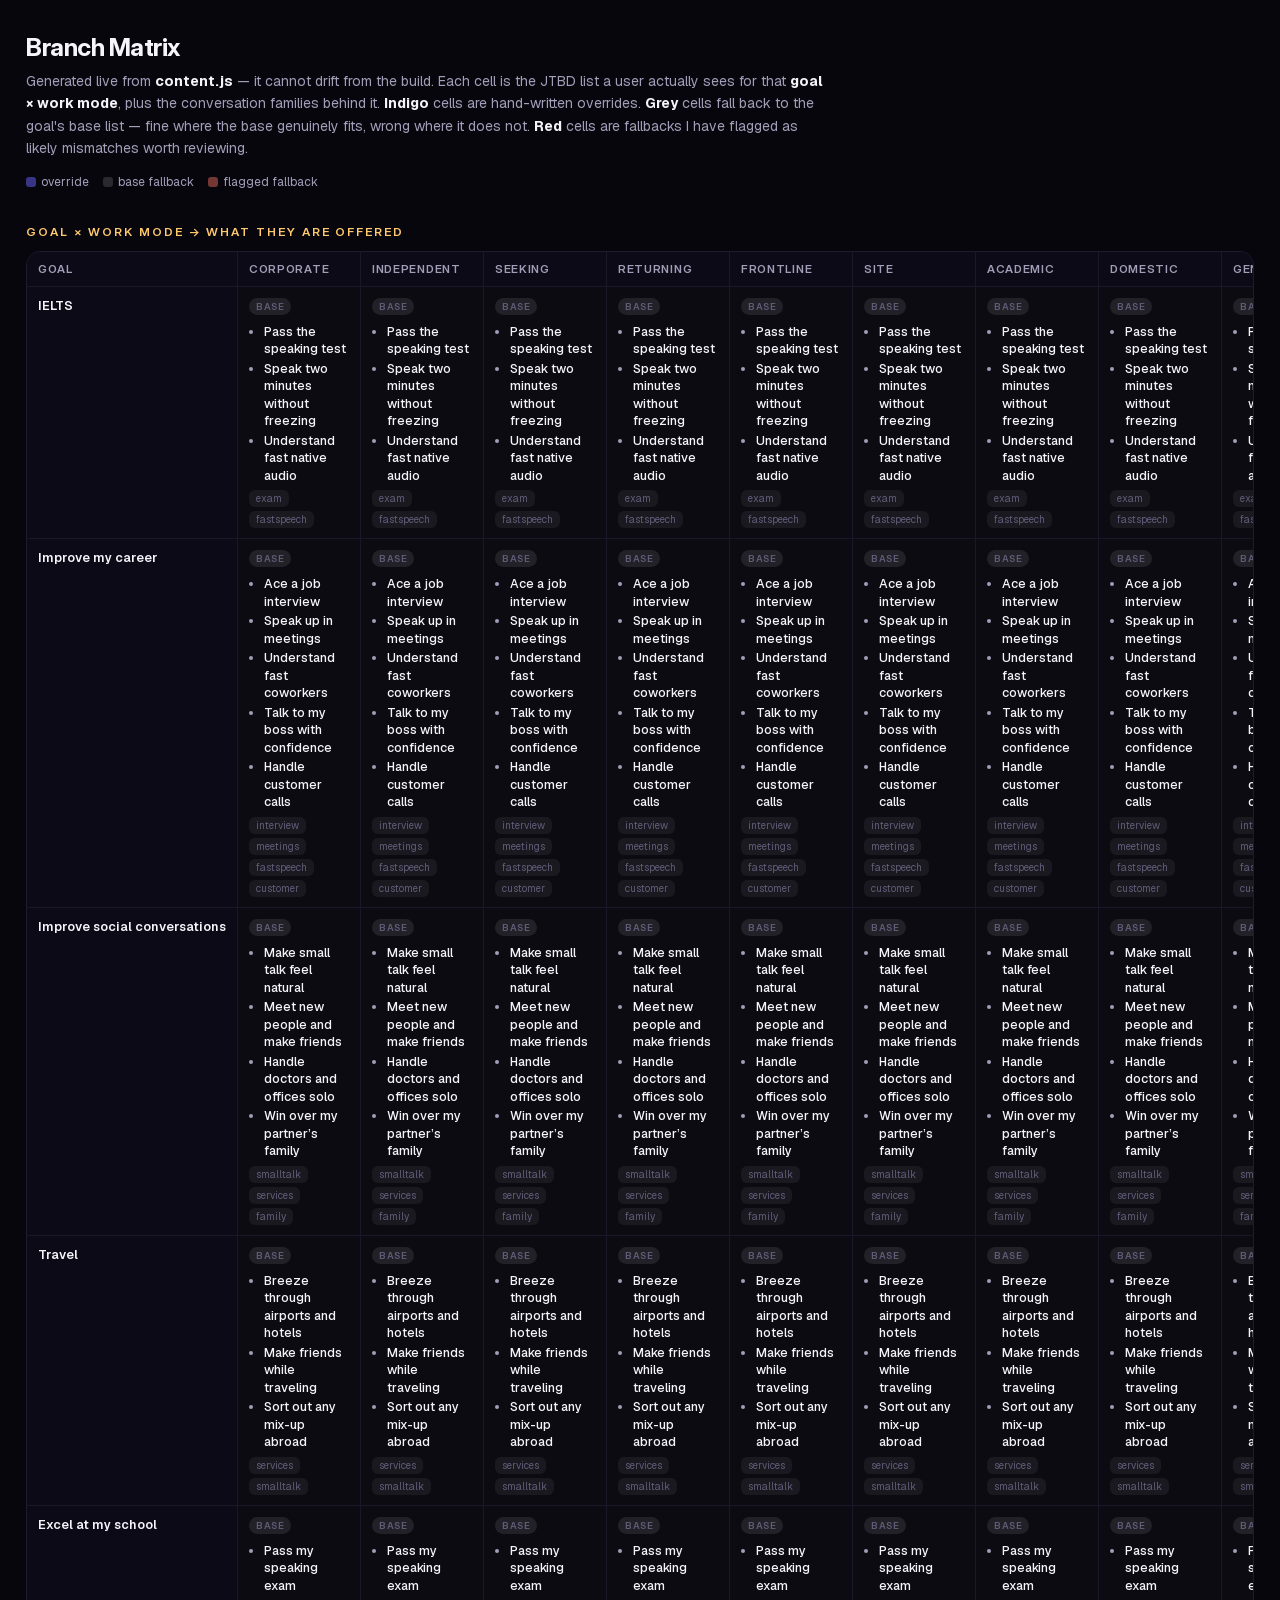
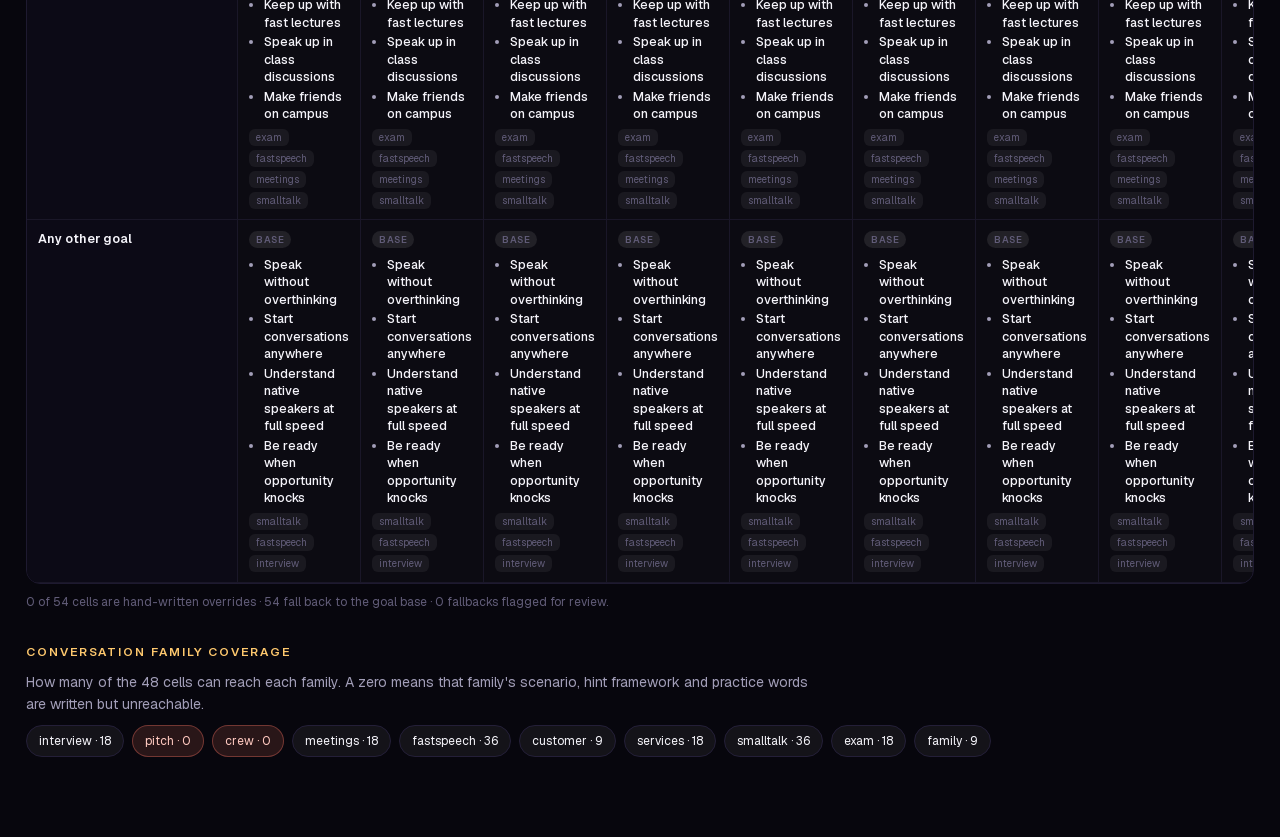
<file: matrix.html>
<!DOCTYPE html>
<html lang="en">
<head>
<meta charset="UTF-8">
<meta name="viewport" content="width=device-width, initial-scale=1.0">
<title>Stimuler · Branch Matrix</title>
<link rel="stylesheet" href="tokens.css">
<style>
*{box-sizing:border-box;}
body{margin:0;background:#07060D;color:var(--text-hi);font-family:var(--font-body);padding:32px 26px 80px;}
h1{font-family:var(--font-display);font-weight:700;font-size:25px;letter-spacing:-.02em;margin:0;}
.lede{margin-top:8px;font-size:14px;line-height:1.6;color:var(--text-mid);max-width:80ch;}
.lede b{color:var(--text-hi);}
h2{font-family:var(--font-display);font-weight:600;font-size:12px;letter-spacing:.16em;text-transform:uppercase;
  color:var(--gold-300);margin:34px 0 12px;}
.key{display:flex;gap:14px;flex-wrap:wrap;margin-top:14px;font-size:12px;color:var(--text-mid);}
.key i{display:inline-block;width:10px;height:10px;border-radius:3px;margin-right:5px;vertical-align:-1px;}
.wrap{overflow-x:auto;border:1px solid #1e1a30;border-radius:14px;}
table{border-collapse:collapse;width:100%;font-size:12.5px;}
th,td{border-bottom:1px solid #1a1728;border-right:1px solid #1a1728;padding:10px 11px;vertical-align:top;text-align:left;}
th{position:sticky;top:0;background:#0c0a16;font-family:var(--font-display);font-weight:600;font-size:11.5px;
  letter-spacing:.06em;text-transform:uppercase;color:var(--text-mid);z-index:2;}
td.rowh{position:sticky;left:0;background:#0c0a16;font-weight:600;color:var(--text-hi);white-space:nowrap;z-index:1;}
td.base{background:rgba(255,255,255,.018);}
td.over{background:rgba(108,99,255,.10);}
td.flag{background:rgba(224,106,90,.12);}
.tag{display:inline-block;padding:2px 7px;border-radius:999px;font-size:9.5px;font-weight:600;
  letter-spacing:.06em;text-transform:uppercase;margin-bottom:6px;}
.tag.over{background:rgba(108,99,255,.3);color:#CFCAFF;}
.tag.base{background:rgba(255,255,255,.09);color:var(--text-low);}
.tag.flag{background:rgba(224,106,90,.28);color:#FFC9C0;}
ul{margin:0;padding-left:15px;}
li{margin:2px 0;line-height:1.4;color:var(--text-mid);}
li b{color:var(--text-hi);font-weight:500;}
.fam{display:inline-block;margin:4px 4px 0 0;padding:2px 7px;border-radius:6px;background:rgba(255,255,255,.06);
  font-size:10px;color:var(--text-low);}
.note{margin-top:10px;font-size:12px;color:var(--text-low);}
.cover{display:flex;flex-wrap:wrap;gap:8px;margin-top:10px;}
.cover span{padding:7px 12px;border-radius:999px;font-size:12px;background:rgba(255,255,255,.05);border:1px solid #241f38;}
.cover span.zero{background:rgba(224,106,90,.16);border-color:rgba(224,106,90,.4);color:#FFC9C0;}
</style>
</head>
<body>
<h1>Branch Matrix</h1>
<p class="lede">Generated live from <b>content.js</b> — it cannot drift from the build. Each cell is the
JTBD list a user actually sees for that <b>goal × work mode</b>, plus the conversation families behind it.
<b>Indigo</b> cells are hand-written overrides. <b>Grey</b> cells fall back to the goal's base list —
fine where the base genuinely fits, wrong where it does not. <b>Red</b> cells are fallbacks I have flagged
as likely mismatches worth reviewing.</p>
<div class="key">
  <span><i style="background:rgba(108,99,255,.5)"></i>override</span>
  <span><i style="background:rgba(255,255,255,.14)"></i>base fallback</span>
  <span><i style="background:rgba(224,106,90,.5)"></i>flagged fallback</span>
</div>

<h2>Goal × work mode → what they are offered</h2>
<div class="wrap"><table id="grid"></table></div>
<p class="note" id="gridNote"></p>

<h2>Conversation family coverage</h2>
<p class="lede">How many of the 48 cells can reach each family. A zero means that family's scenario,
hint framework and practice words are written but unreachable.</p>
<div class="cover" id="cover"></div>

<script src="content.js"></script>
<script>
const MODES=['corporate','independent','seeking','returning','frontline','site','academic','domestic','general'];
const GOAL_KEYS=Object.keys(GOALS);
/* fallbacks worth a second look: the base list assumes a workplace the mode does not have */
const FLAG={
  /* Reviewed 31 Jul. The first pass flagged 8 cells heuristically; reading the actual base
     lists showed 5 were fine (school/travel/other bases are occupation-neutral by design).
     The one real defect was in the convo BASE list, not a fallback — it offered
     "Talk to customers with confidence", a work job inside a social goal, to everyone.
     Fixed at the base, plus frontline/site/independent overrides. No open flags. */
};
function listFor(goal,mode){
  const over=(typeof JTBD_MODE!=='undefined'&&JTBD_MODE[goal]&&JTBD_MODE[goal][mode])||null;
  return {list:over||(GOALS[goal]||GOALS.other).jtbd, over:!!over};
}
/* grid */
let h='<tr><th>Goal</th>'+MODES.map(m=>'<th>'+m+'</th>').join('')+'</tr>';
const famCount={};
Object.keys(FAMILIES).forEach(f=>famCount[f]=0);
let overs=0, bases=0, flags=0;
GOAL_KEYS.forEach(g=>{
  h+='<tr><td class="rowh">'+GOALS[g].label+'</td>';
  MODES.forEach(m=>{
    const {list,over}=listFor(g,m);
    const flagged=!over&&FLAG[g+'|'+m];
    over?overs++:bases++; if(flagged)flags++;
    const fams=[...new Set(list.map(j=>j.fam))];
    fams.forEach(f=>{if(famCount[f]!==undefined)famCount[f]++;});
    h+='<td class="'+(over?'over':(flagged?'flag':'base'))+'">'+
       '<span class="tag '+(over?'over':(flagged?'flag':'base'))+'">'+(over?'override':(flagged?'review':'base'))+'</span>'+
       '<ul>'+list.map(j=>'<li><b>'+j.label+'</b></li>').join('')+'</ul>'+
       fams.map(f=>'<span class="fam">'+f+'</span>').join('')+
       (flagged?'<div class="note">'+flagged+'</div>':'')+'</td>';
  });
  h+='</tr>';
});
document.getElementById('grid').innerHTML=h;
document.getElementById('gridNote').textContent=
  overs+' of '+(overs+bases)+' cells are hand-written overrides · '+bases+' fall back to the goal base · '+
  flags+' fallbacks flagged for review.';
/* coverage */
document.getElementById('cover').innerHTML=Object.keys(FAMILIES).map(f=>
  '<span class="'+(famCount[f]?'':'zero')+'">'+f+' · '+famCount[f]+'</span>').join('');
</script>
</body>
</html>
</file>
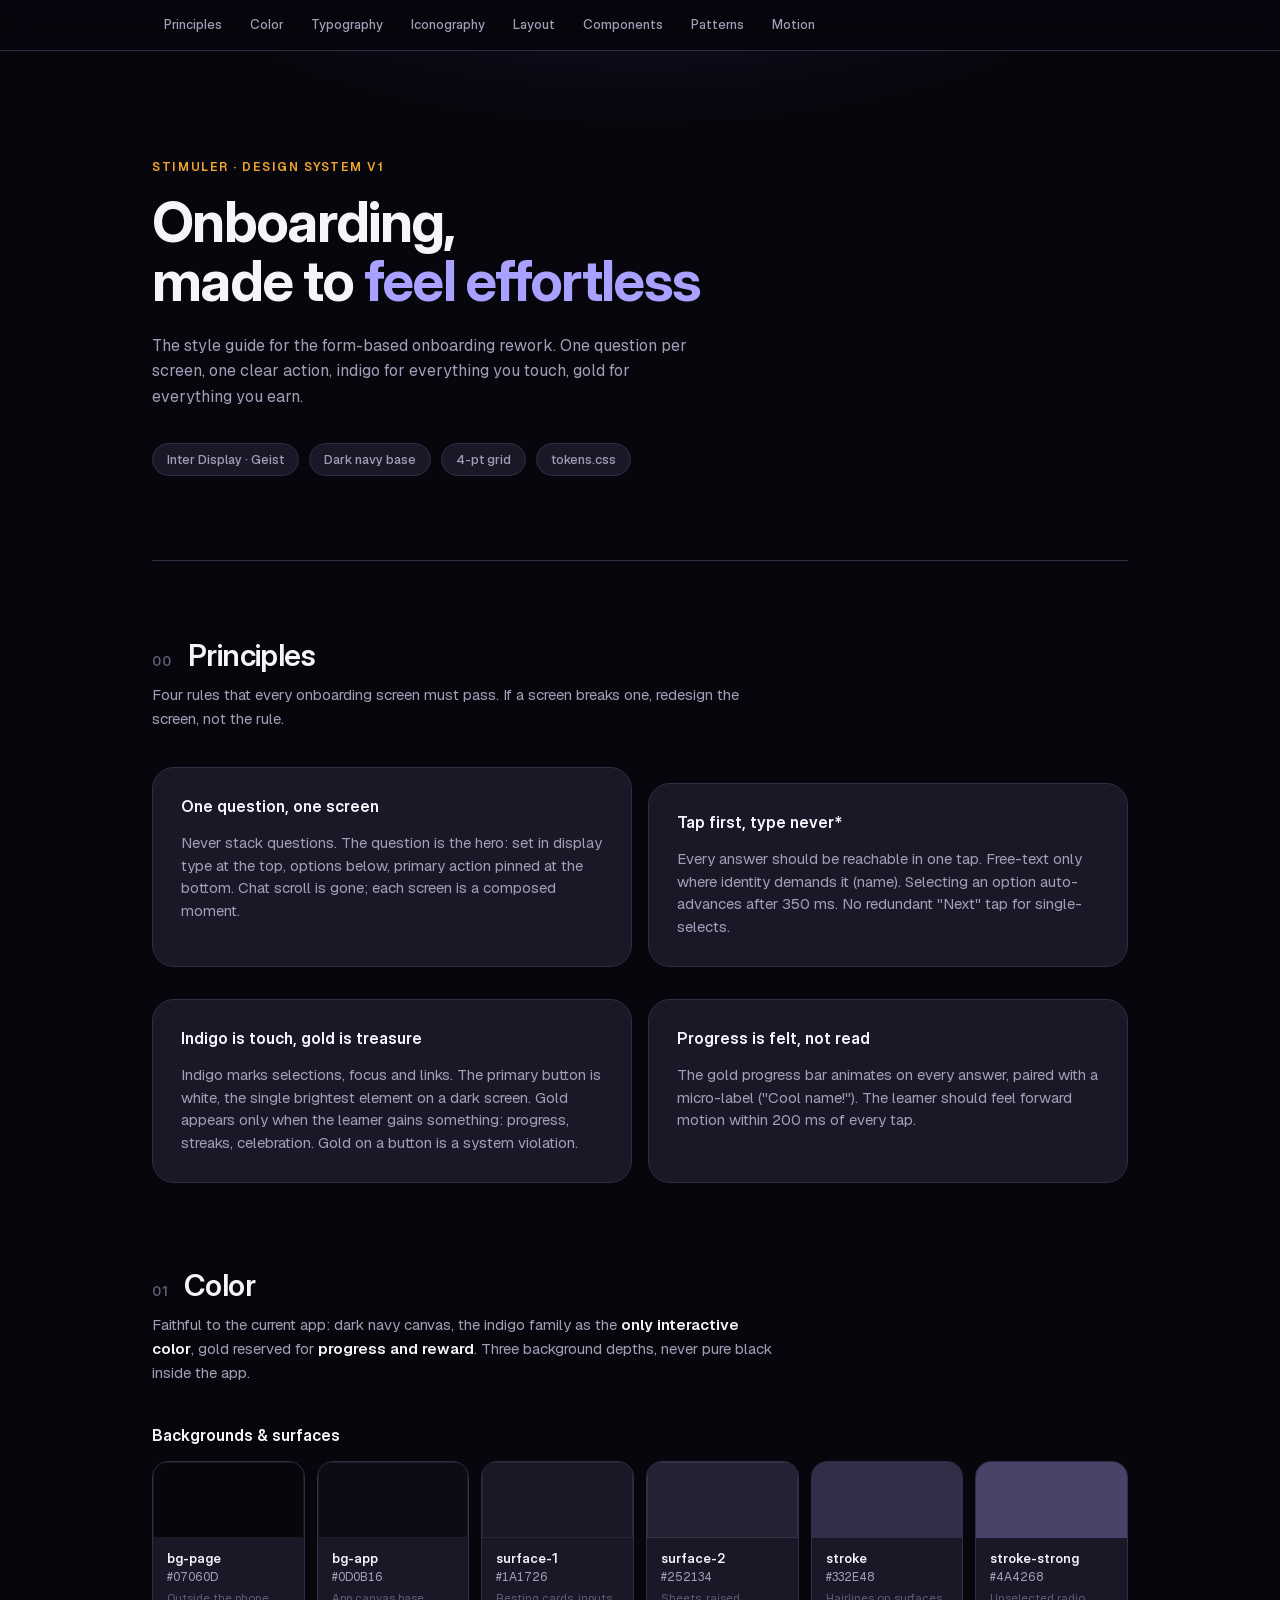
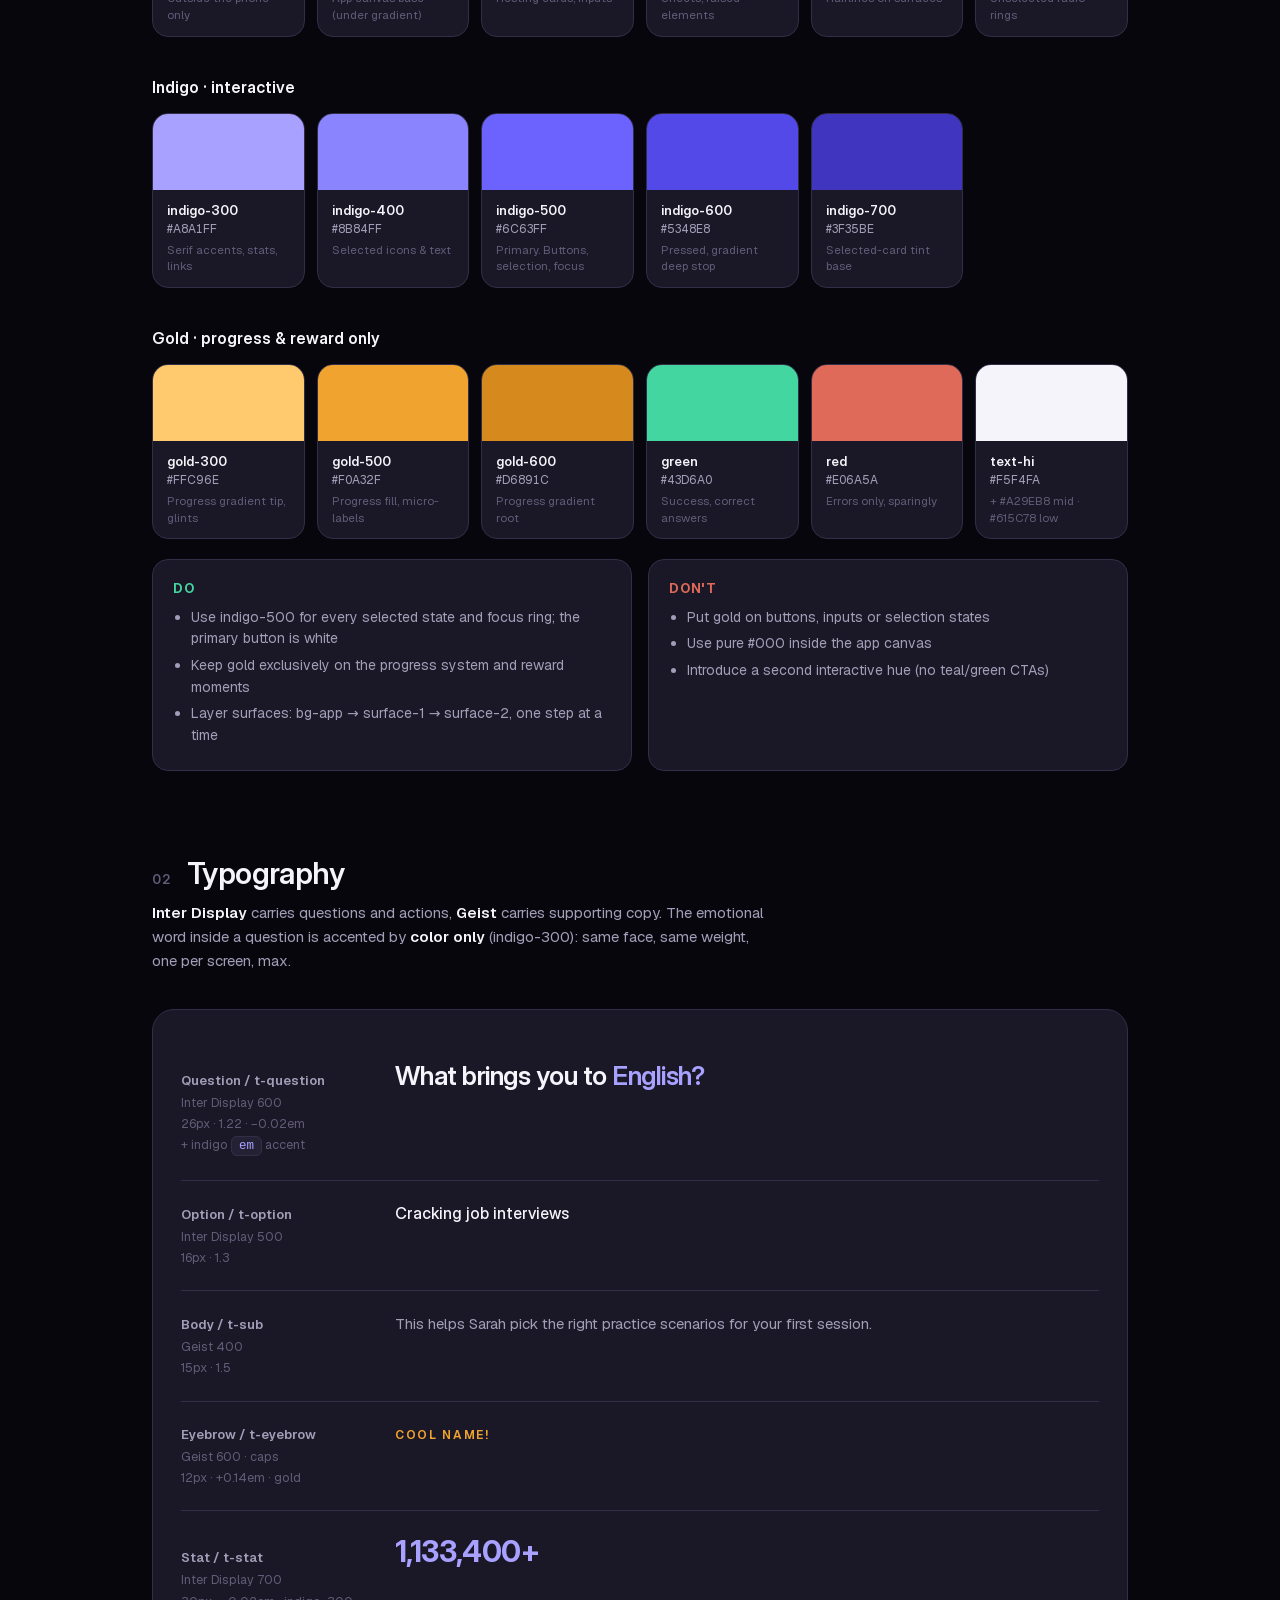
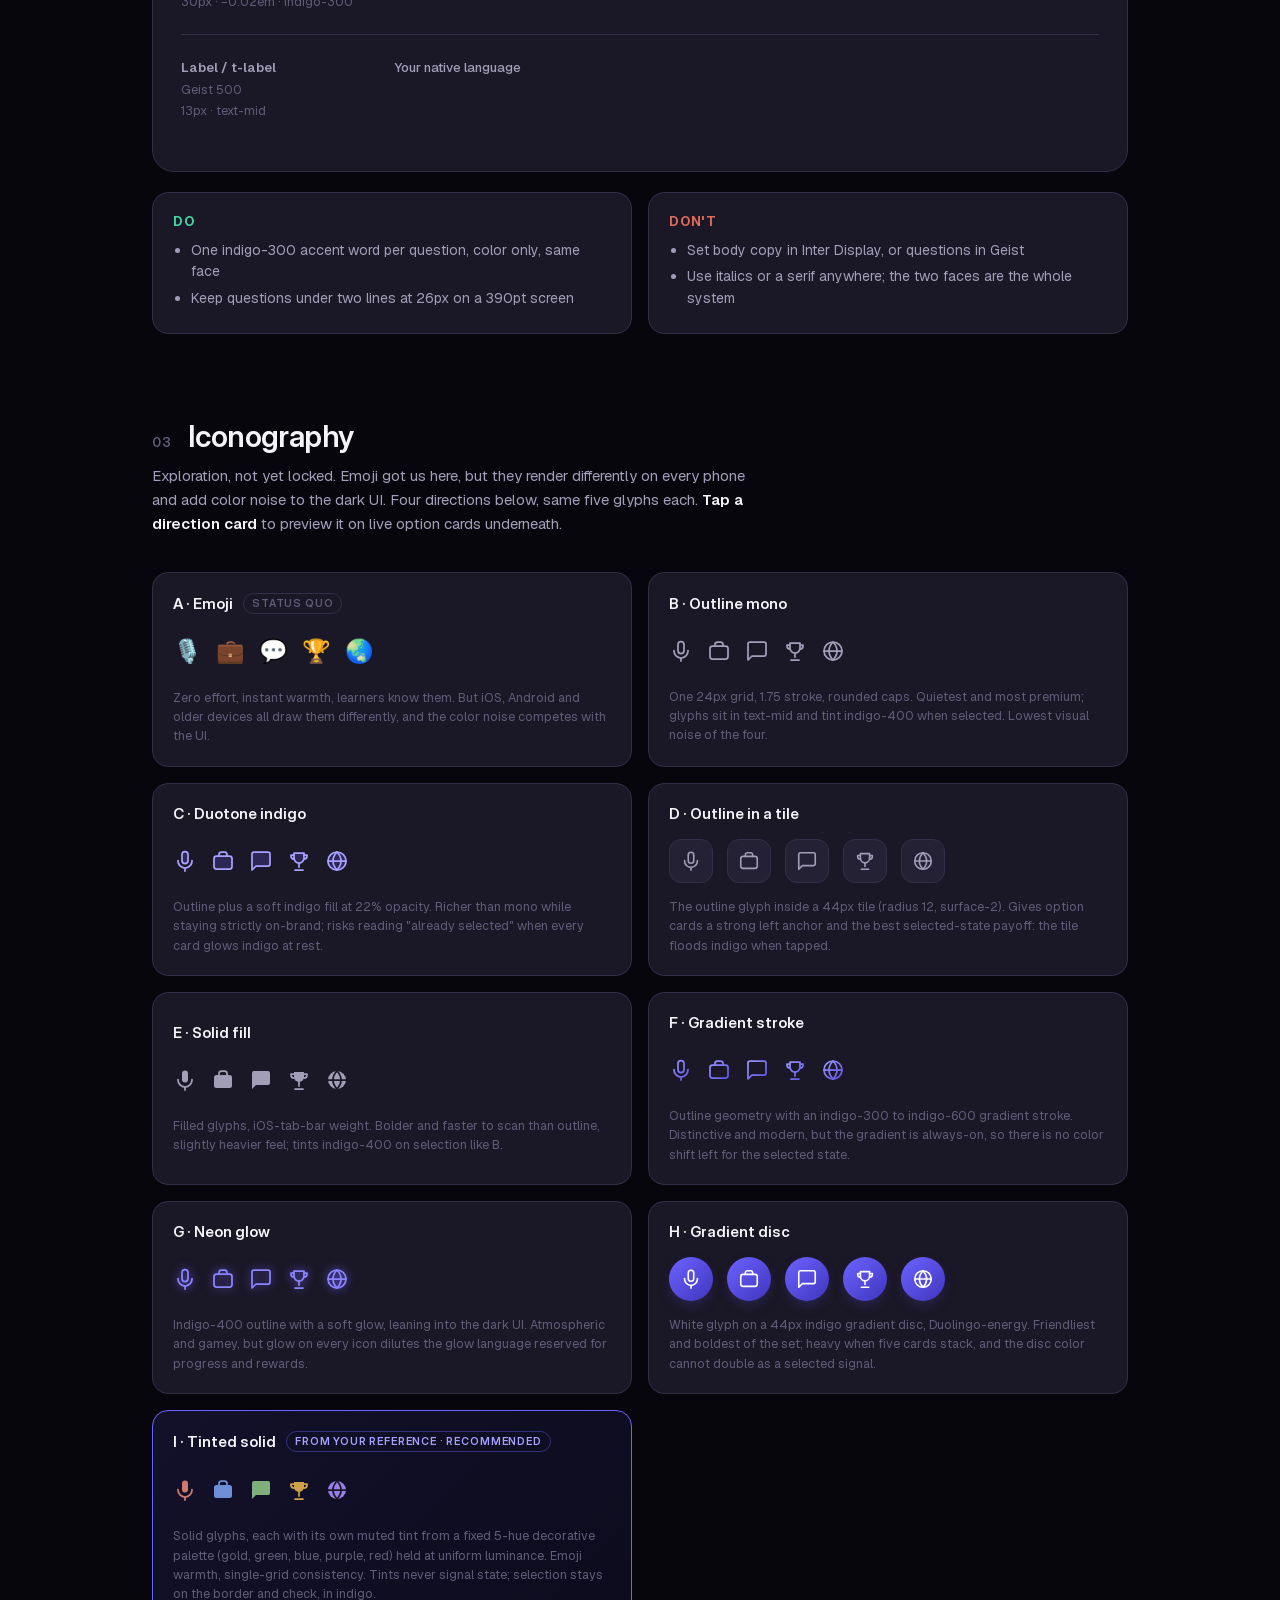
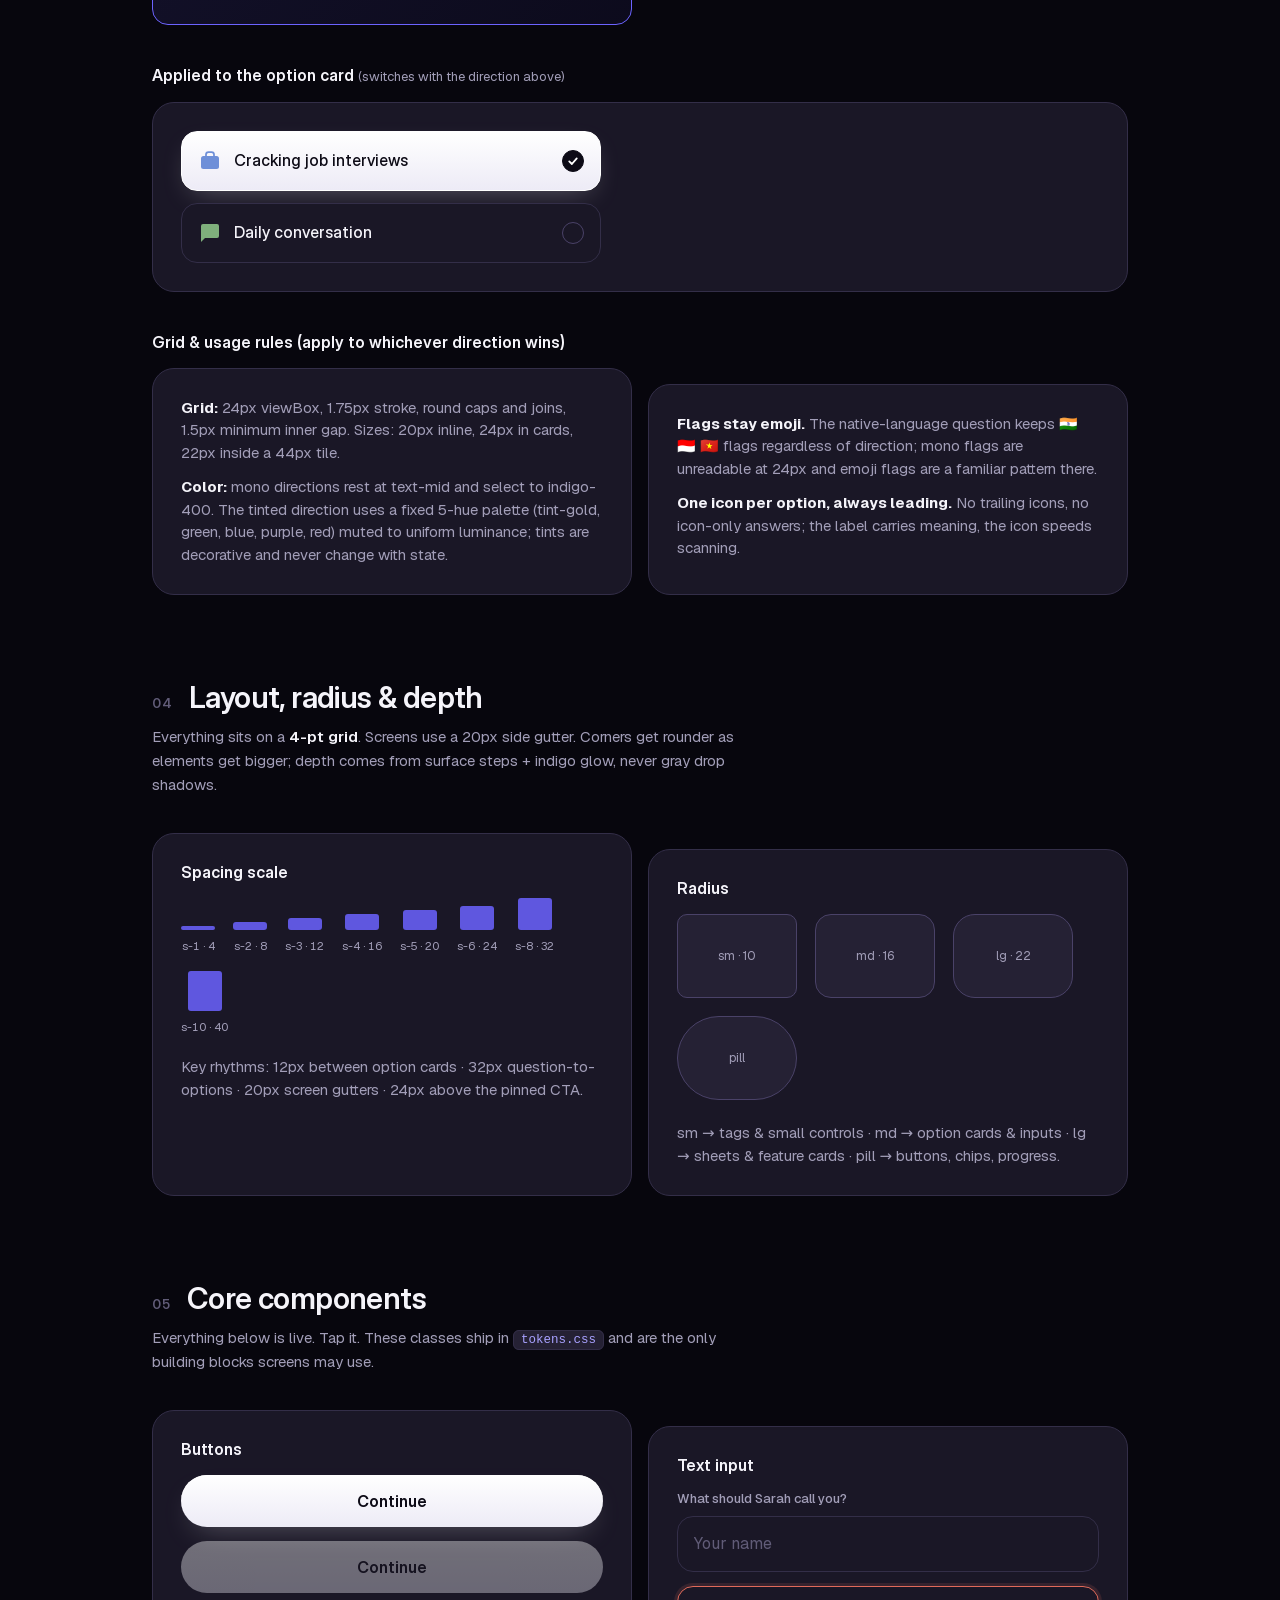
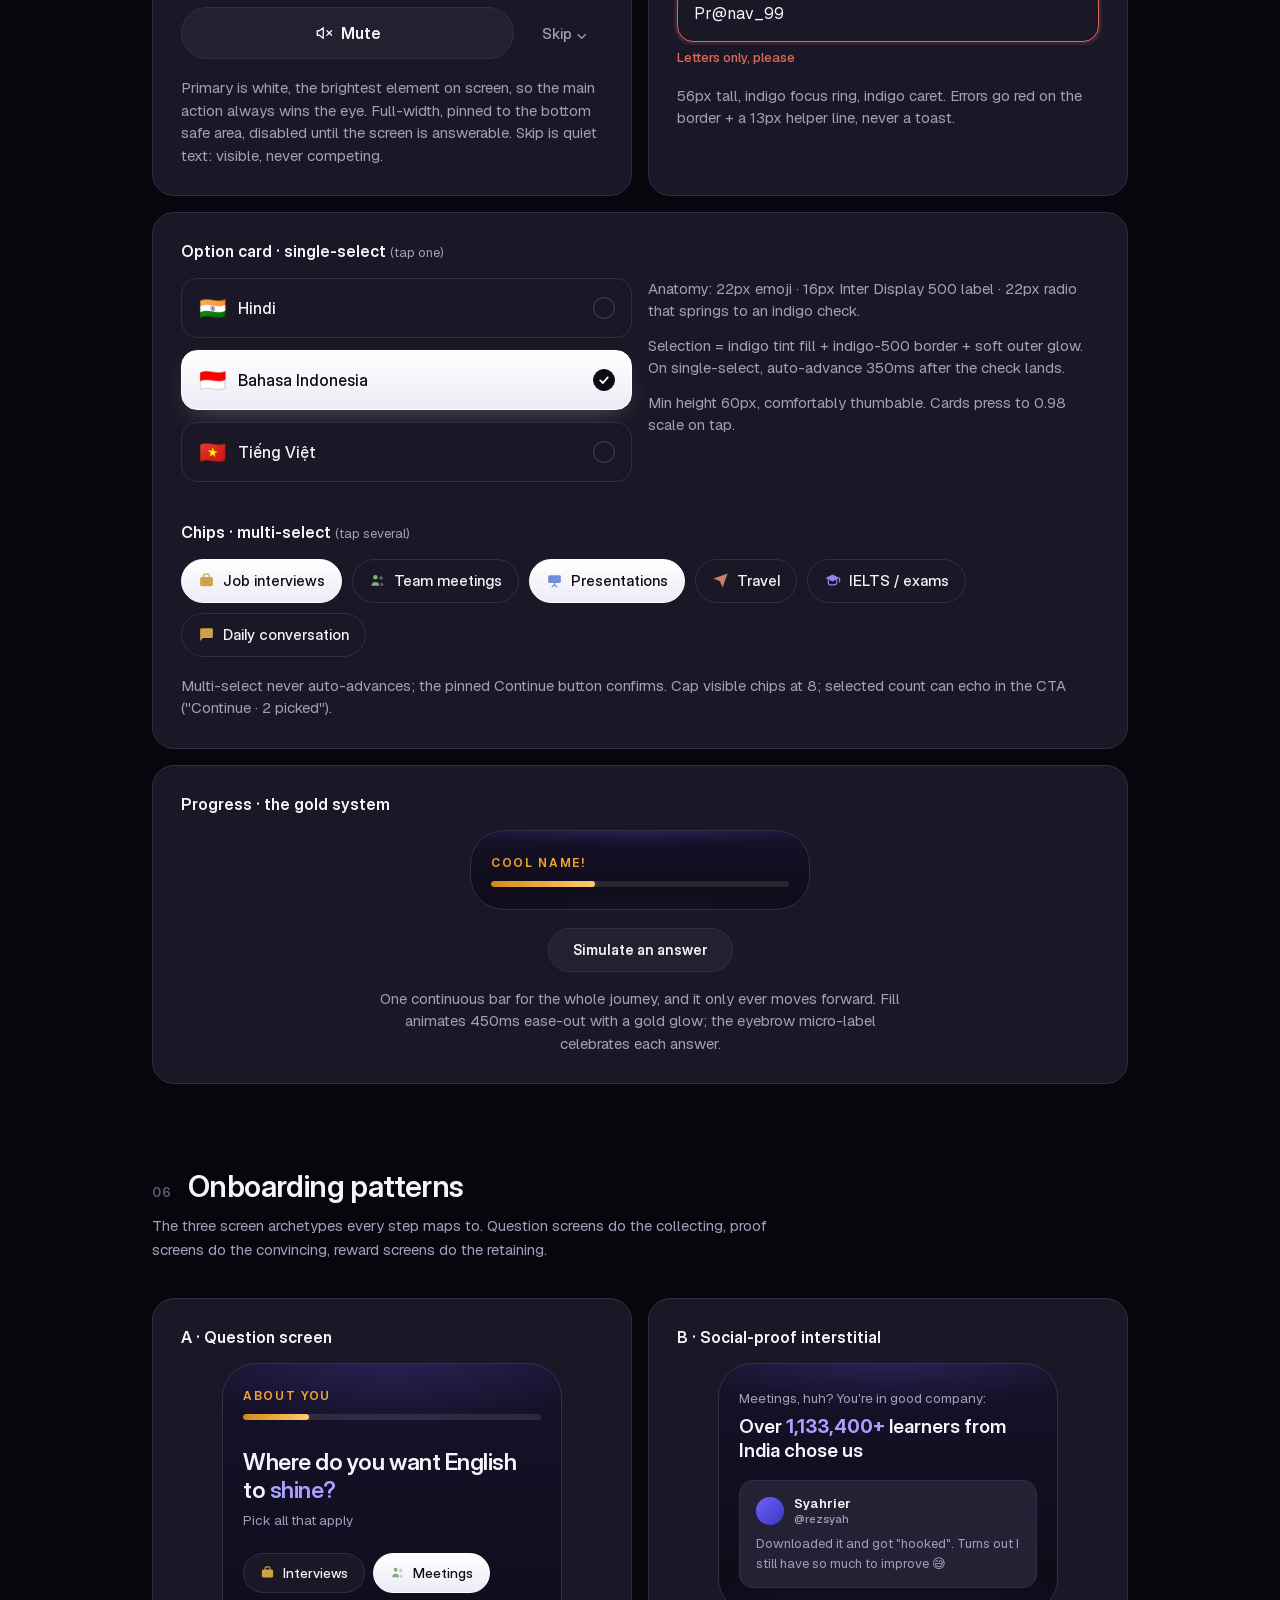
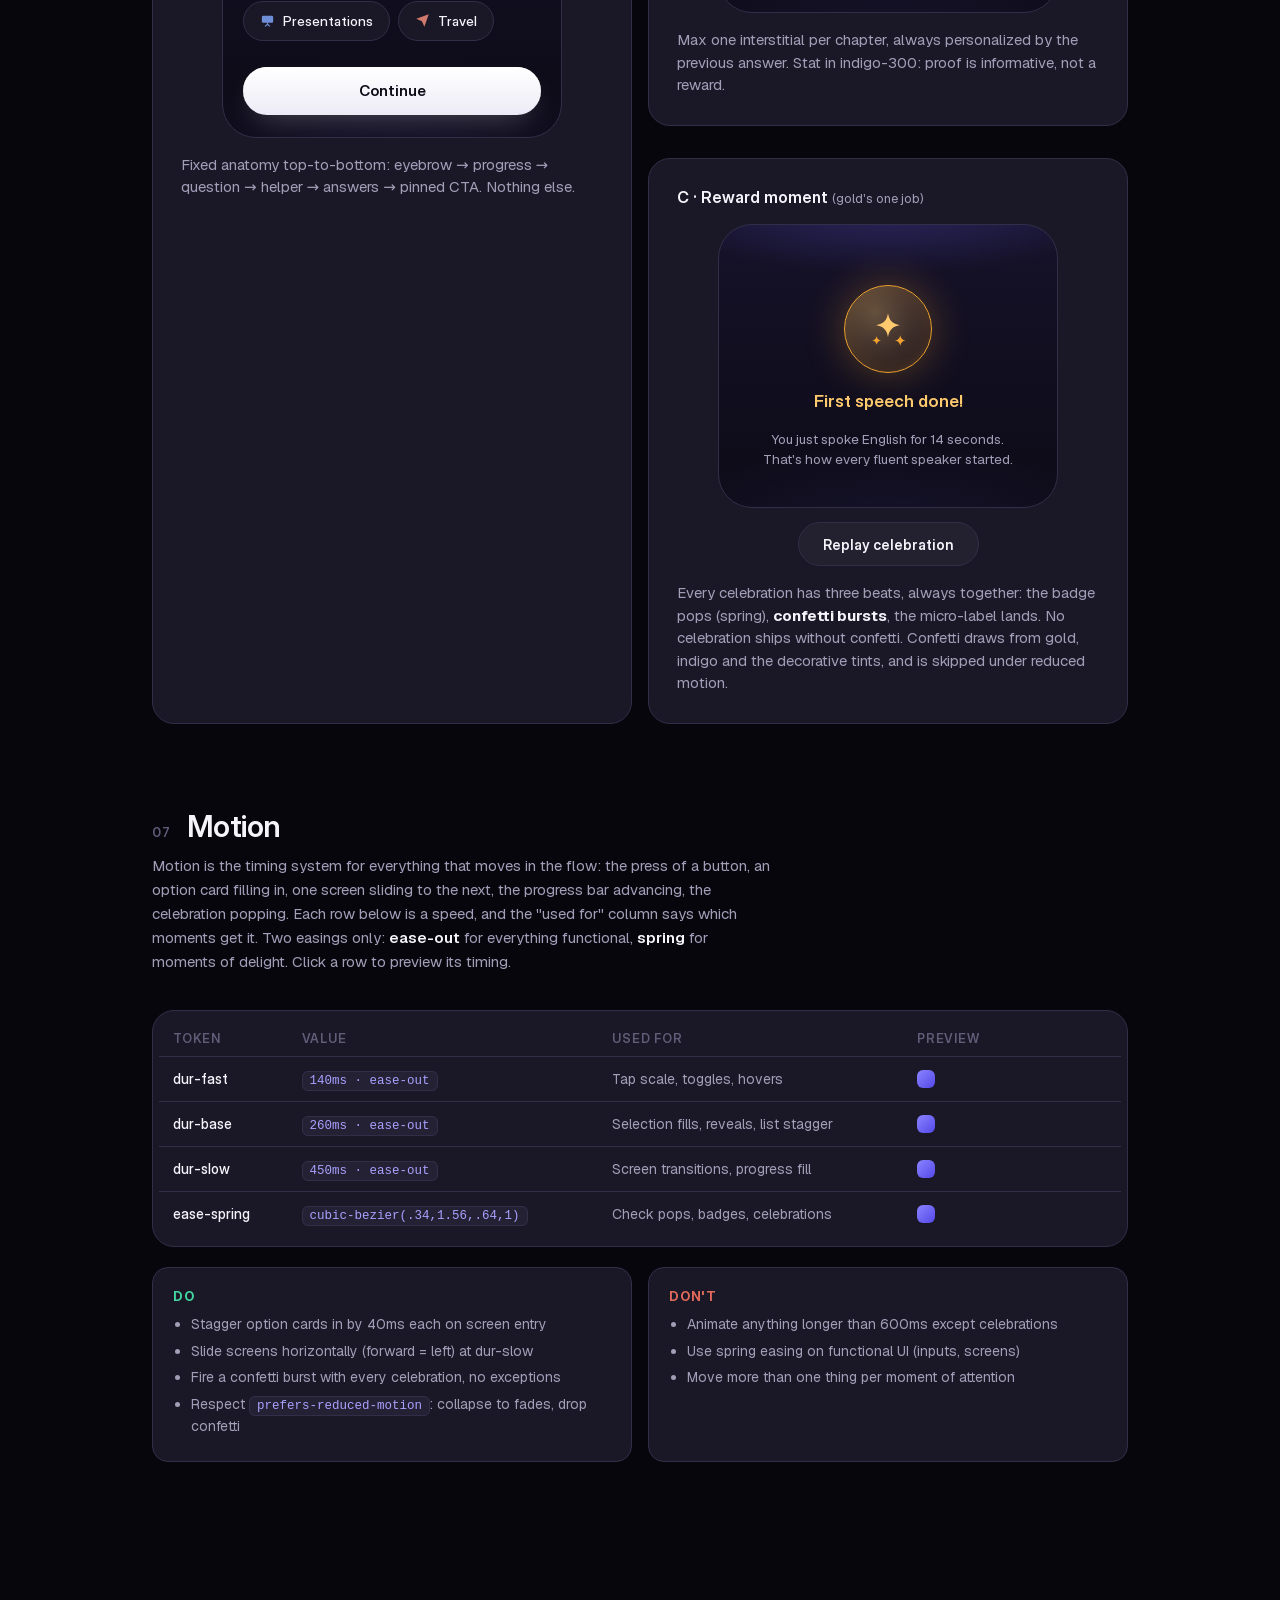
<file: style-guide.html>
<!DOCTYPE html>
<html lang="en">
<head>
<meta charset="UTF-8">
<meta name="viewport" content="width=device-width, initial-scale=1.0">
<title>Stimuler Onboarding · Style Guide</title>
<link rel="stylesheet" href="tokens.css">
<style>
  /* ============ guide-only chrome ============ */
  html{scroll-behavior:smooth;}
  body{
    font-family:var(--font-body);
    background:var(--bg-page);
    color:var(--text-hi);
    -webkit-font-smoothing:antialiased;text-rendering:optimizeLegibility;
    min-height:100vh;
  }
  .wrap{max-width:1040px;margin:0 auto;padding:0 32px 140px;}

  /* hero */
  .hero{padding:110px 0 84px;border-bottom:1px solid var(--stroke);position:relative;overflow:hidden;}
  .hero::before{
    content:"";position:absolute;inset:-40% -20% auto;height:130%;pointer-events:none;
    background:radial-gradient(60% 60% at 50% 0%, rgba(108,99,255,.16), transparent 70%);
  }
  .hero .t-eyebrow{margin-bottom:20px;display:block;}
  .hero h1{
    font-family:var(--font-display);font-weight:700;font-size:56px;letter-spacing:-.03em;line-height:1.05;
  }
  .hero h1 em{font-style:normal;color:var(--indigo-300);}
  .hero p{margin-top:22px;max-width:560px;font-size:16px;line-height:1.6;color:var(--text-mid);}
  .hero .meta{margin-top:34px;display:flex;gap:10px;flex-wrap:wrap;}
  .hero .meta span{
    font-size:12.5px;font-weight:500;color:var(--text-mid);
    padding:7px 14px;border-radius:var(--r-pill);
    border:1px solid var(--stroke);background:var(--surface-1);
  }

  /* section scaffold */
  section{padding:76px 0 8px;}
  .sec-head{display:flex;align-items:baseline;gap:16px;margin-bottom:8px;}
  .sec-num{font-family:var(--font-display);font-weight:600;font-size:13px;color:var(--text-low);letter-spacing:.08em;}
  h2{font-family:var(--font-display);font-weight:600;font-size:30px;letter-spacing:-.02em;}
  .sec-desc{margin:10px 0 36px;max-width:620px;font-size:15px;line-height:1.6;color:var(--text-mid);}
  .sec-desc strong{color:var(--text-hi);font-weight:600;}
  h3{font-family:var(--font-display);font-weight:600;font-size:16px;margin:40px 0 16px;color:var(--text-hi);}

  /* panels */
  .panel{
    background:var(--surface-1);border:1px solid var(--stroke);border-radius:var(--r-lg);
    padding:28px;
  }
  .panel + .panel{margin-top:16px;}
  .grid{display:grid;gap:16px;}
  .g2{grid-template-columns:1fr 1fr;}
  .g3{grid-template-columns:repeat(3,1fr);}
  @media(max-width:760px){.g2,.g3{grid-template-columns:1fr;}}

  /* swatches */
  .swatch-row{display:grid;grid-template-columns:repeat(auto-fill,minmax(148px,1fr));gap:12px;}
  .swatch{border-radius:var(--r-md);overflow:hidden;border:1px solid var(--stroke);background:var(--surface-1);}
  .swatch .chipbox{height:76px;position:relative;}
  .swatch .chipbox.hairline{box-shadow:inset 0 0 0 1px rgba(255,255,255,.07);}
  .swatch .info{padding:12px 14px;}
  .swatch .name{font-family:var(--font-display);font-weight:600;font-size:13px;}
  .swatch .hex{font-size:12px;color:var(--text-mid);margin-top:3px;font-variant-numeric:tabular-nums;}
  .swatch .use{font-size:11.5px;color:var(--text-low);margin-top:5px;line-height:1.45;}

  /* rules (do / don't) */
  .rules{display:grid;grid-template-columns:1fr 1fr;gap:16px;margin-top:20px;}
  @media(max-width:760px){.rules{grid-template-columns:1fr;}}
  .rule{border-radius:var(--r-md);padding:18px 20px;font-size:14px;line-height:1.55;color:var(--text-mid);border:1px solid var(--stroke);background:var(--surface-1);}
  .rule b{display:block;font-family:var(--font-display);font-size:13px;letter-spacing:.06em;margin-bottom:8px;}
  .rule.do b{color:var(--green);}
  .rule.dont b{color:var(--red);}
  .rule ul{margin:0;padding-left:18px;}
  .rule li{margin:5px 0;}

  /* type specimens */
  .spec{display:grid;grid-template-columns:190px 1fr;gap:24px;align-items:baseline;padding:22px 0;border-bottom:1px solid var(--stroke);}
  .spec:last-child{border-bottom:none;}
  .spec .meta{font-size:12.5px;color:var(--text-low);line-height:1.7;}
  .spec .meta b{color:var(--text-mid);font-weight:600;display:block;font-size:13px;}
  @media(max-width:760px){.spec{grid-template-columns:1fr;gap:8px;}}

  /* spacing + radius viz */
  .space-row{display:flex;align-items:flex-end;gap:18px;flex-wrap:wrap;}
  .space-item{text-align:center;}
  .space-item .bar{background:var(--indigo-500);opacity:.85;border-radius:3px;width:34px;margin:0 auto;}
  .space-item .lab{font-size:11.5px;color:var(--text-mid);margin-top:8px;font-variant-numeric:tabular-nums;}
  .rad-row{display:flex;gap:18px;flex-wrap:wrap;}
  .rad-item{width:120px;height:84px;background:var(--surface-2);border:1.5px solid var(--stroke-strong);display:grid;place-items:center;font-size:12px;color:var(--text-mid);}

  /* phone demo frame */
  .phone-demo{
    width:340px;max-width:100%;margin:0 auto;
    border-radius:34px;border:1px solid var(--stroke);
    padding:26px 20px 22px;overflow:hidden;position:relative;
  }
  .demo-note{text-align:center;font-size:12.5px;color:var(--text-low);margin-top:14px;}

  /* motion demo */
  .motion-table{width:100%;border-collapse:collapse;font-size:14px;}
  .motion-table th{font-family:var(--font-display);font-weight:600;font-size:12.5px;letter-spacing:.06em;text-transform:uppercase;color:var(--text-low);text-align:left;padding:10px 14px;border-bottom:1px solid var(--stroke);}
  .motion-table td{padding:13px 14px;border-bottom:1px solid var(--stroke);color:var(--text-mid);vertical-align:middle;}
  .motion-table td:first-child{color:var(--text-hi);font-family:var(--font-display);font-weight:500;}
  .motion-table tr:last-child td{border-bottom:none;}
  .m-dot{width:18px;height:18px;border-radius:6px;background:linear-gradient(135deg,var(--indigo-400),var(--indigo-600));}
  .m-track{width:150px;display:flex;}
  tr.play .m-dot{animation-name:slide;animation-fill-mode:both;}
  @keyframes slide{from{transform:translateX(0)}to{transform:translateX(132px)}}

  /* reward demo */
  .reward-stage{display:flex;flex-direction:column;align-items:center;gap:18px;padding:34px 0 10px;}
  .reward-badge{
    width:88px;height:88px;border-radius:50%;display:grid;place-items:center;font-size:38px;
    background:radial-gradient(circle at 35% 30%, rgba(255,201,110,.35), rgba(240,163,47,.12) 70%);
    border:1.5px solid var(--gold-500);
    box-shadow:0 0 40px var(--gold-glow), inset 0 0 22px rgba(240,163,47,.18);
  }
  .reward-stage.pop .reward-badge{animation:pop .55s var(--ease-spring) both;}
  @keyframes pop{0%{transform:scale(.3);opacity:0}60%{transform:scale(1.12)}100%{transform:scale(1);opacity:1}}
  .reward-cap{font-family:var(--font-display);font-weight:600;font-size:17px;color:var(--gold-300);}
  .confetti{position:absolute;width:8px;height:8px;border-radius:2px;pointer-events:none;z-index:5;}
  .confetti.round{border-radius:50%;width:6px;height:6px;}

  /* MCQ transition lab */
  .mstage{position:relative;height:300px;overflow:hidden;}
  .mscreen{position:absolute;inset:0;display:flex;flex-direction:column;}
  .mscreen .mq{font-family:var(--font-display);font-weight:600;font-size:20px;letter-spacing:-.02em;line-height:1.25;margin-bottom:16px;color:var(--text-hi);}
  .mopts{display:flex;flex-direction:column;gap:10px;}
  .g-row{display:flex;align-items:center;gap:14px;margin:9px 0;}
  .g-lab{width:150px;text-align:right;font-size:12.5px;color:var(--text-mid);flex:none;}
  .g-track{flex:1;height:20px;background:rgba(255,255,255,.04);border-radius:6px;position:relative;}
  .g-bar{position:absolute;top:3px;bottom:3px;border-radius:4px;}
  .g-ms{width:78px;font-size:11.5px;color:var(--text-low);font-variant-numeric:tabular-nums;flex:none;}

  /* code chips */
  code{
    font-family:ui-monospace,'SF Mono',Menlo,monospace;font-size:12.5px;
    background:var(--surface-2);border:1px solid var(--stroke);
    padding:2px 7px;border-radius:6px;color:var(--indigo-300);
  }

  /* iconography */
  .ico{width:24px;height:24px;stroke:currentColor;fill:none;stroke-width:1.75;stroke-linecap:round;stroke-linejoin:round;flex:none;}
  .duo-fill{fill:rgba(108,99,255,.22);stroke:none;}
  .tile{width:44px;height:44px;border-radius:12px;background:var(--surface-2);border:1px solid var(--stroke);display:grid;place-items:center;color:var(--text-mid);flex:none;transition:background var(--dur-base) var(--ease-out),border-color var(--dur-base) var(--ease-out),color var(--dur-base) var(--ease-out);}
  .tile .ico{width:22px;height:22px;}
  .dir{position:relative;text-align:left;width:100%;border:1.5px solid var(--stroke);background:var(--surface-1);border-radius:var(--r-md);padding:20px;cursor:pointer;transition:border-color var(--dur-base) var(--ease-out),background var(--dur-base) var(--ease-out),transform var(--dur-fast) var(--ease-out);}
  .dir:active{transform:scale(.99);}
  .dir.is-selected{border-color:var(--indigo-500);background:linear-gradient(135deg,rgba(108,99,255,.12),rgba(83,72,232,.07));}
  .dir .d-name{font-family:var(--font-display);font-weight:600;font-size:15px;display:flex;align-items:center;gap:10px;}
  .dir .d-tag{font-size:10.5px;font-weight:600;letter-spacing:.08em;text-transform:uppercase;color:var(--indigo-300);border:1px solid rgba(108,99,255,.4);border-radius:999px;padding:3px 8px;}
  .dir .d-row{display:flex;gap:14px;align-items:center;margin:16px 0 14px;color:var(--text-mid);min-height:44px;flex-wrap:wrap;}
  .dir .d-row .em{font-size:23px;line-height:1;}
  .dir p{font-size:12.5px;line-height:1.55;color:var(--text-low);}
  .disc{width:44px;height:44px;border-radius:50%;background:linear-gradient(135deg,var(--indigo-500),var(--indigo-700));display:grid;place-items:center;color:#fff;flex:none;box-shadow:0 6px 16px -6px var(--indigo-glow);}
  .disc .ico{width:22px;height:22px;}
  .ico-neon{color:var(--indigo-400);filter:drop-shadow(0 0 5px rgba(108,99,255,.85));}
  .icons-preview .v{display:none!important;}
  .icons-preview[data-dir="emoji"] .v-emoji,
  .icons-preview[data-dir="outline"] .v-outline,
  .icons-preview[data-dir="duo"] .v-duo,
  .icons-preview[data-dir="tile"] .v-tile,
  .icons-preview[data-dir="solid"] .v-solid,
  .icons-preview[data-dir="grad"] .v-grad,
  .icons-preview[data-dir="neon"] .v-neon,
  .icons-preview[data-dir="disc"] .v-disc,
  .icons-preview[data-dir="tint"] .v-tint{display:flex!important;align-items:center;justify-content:center;}
  .opt.is-selected .disc{box-shadow:0 0 18px var(--indigo-glow),0 6px 16px -6px var(--indigo-glow);}
  .opt .opt-ico{color:var(--text-mid);flex:none;}
  .opt.is-selected .opt-ico{color:var(--indigo-400);}
  .opt.is-selected .tile{background:linear-gradient(135deg,rgba(108,99,255,.28),rgba(83,72,232,.18));border-color:var(--indigo-500);color:var(--indigo-300);}

  /* sticky nav */
  nav{
    position:sticky;top:0;z-index:50;
    background:rgba(7,6,13,.82);backdrop-filter:blur(14px);-webkit-backdrop-filter:blur(14px);
    border-bottom:1px solid var(--stroke);
  }
  nav .inner{max-width:1040px;margin:0 auto;padding:0 32px;display:flex;gap:4px;overflow-x:auto;scrollbar-width:none;}
  nav .inner::-webkit-scrollbar{display:none;}
  nav a{
    font-family:var(--font-display);font-size:13px;font-weight:500;color:var(--text-mid);
    text-decoration:none;padding:16px 12px;white-space:nowrap;border-bottom:2px solid transparent;
    transition:color var(--dur-fast) var(--ease-out);
  }
  nav a:hover{color:var(--text-hi);}
</style>
</head>
<body>

<nav><div class="inner">
  <a href="#principles">Principles</a>
  <a href="#color">Color</a>
  <a href="#type">Typography</a>
  <a href="#icons">Iconography</a>
  <a href="#layout">Layout</a>
  <a href="#components">Components</a>
  <a href="#patterns">Patterns</a>
  <a href="#motion">Motion</a>
</div></nav>

<div class="wrap">

  <!-- ================= HERO ================= -->
  <header class="hero">
    <span class="t-eyebrow">Stimuler · Design System v1</span>
    <h1>Onboarding,<br>made to <em>feel effortless</em></h1>
    <p>The style guide for the form-based onboarding rework. One question per screen, one clear action, indigo for everything you touch, gold for everything you earn.</p>
    <div class="meta">
      <span>Inter Display · Geist</span>
      <span>Dark navy base</span>
      <span>4-pt grid</span>
      <span>tokens.css</span>
    </div>
  </header>

  <!-- ================= 00 PRINCIPLES ================= -->
  <section id="principles">
    <div class="sec-head"><span class="sec-num">00</span><h2>Principles</h2></div>
    <p class="sec-desc">Four rules that every onboarding screen must pass. If a screen breaks one, redesign the screen, not the rule.</p>
    <div class="grid g2">
      <div class="panel"><h3 style="margin-top:0">One question, one screen</h3><p class="t-sub">Never stack questions. The question is the hero: set in display type at the top, options below, primary action pinned at the bottom. Chat scroll is gone; each screen is a composed moment.</p></div>
      <div class="panel"><h3 style="margin-top:0">Tap first, type never*</h3><p class="t-sub">Every answer should be reachable in one tap. Free-text only where identity demands it (name). Selecting an option auto-advances after 350&nbsp;ms. No redundant "Next" tap for single-selects.</p></div>
      <div class="panel"><h3 style="margin-top:0">Indigo is touch, gold is treasure</h3><p class="t-sub">Indigo marks selections, focus and links. The primary button is white, the single brightest element on a dark screen. Gold appears only when the learner gains something: progress, streaks, celebration. Gold on a button is a system violation.</p></div>
      <div class="panel"><h3 style="margin-top:0">Progress is felt, not read</h3><p class="t-sub">The gold progress bar animates on every answer, paired with a micro-label ("Cool name!"). The learner should feel forward motion within 200&nbsp;ms of every tap.</p></div>
    </div>
  </section>

  <!-- ================= 01 COLOR ================= -->
  <section id="color">
    <div class="sec-head"><span class="sec-num">01</span><h2>Color</h2></div>
    <p class="sec-desc">Faithful to the current app: dark navy canvas, the indigo family as the <strong>only interactive color</strong>, gold reserved for <strong>progress and reward</strong>. Three background depths, never pure black inside the app.</p>

    <h3>Backgrounds & surfaces</h3>
    <div class="swatch-row">
      <div class="swatch"><div class="chipbox hairline" style="background:#07060D"></div><div class="info"><div class="name">bg-page</div><div class="hex">#07060D</div><div class="use">Outside the phone only</div></div></div>
      <div class="swatch"><div class="chipbox hairline" style="background:#0D0B16"></div><div class="info"><div class="name">bg-app</div><div class="hex">#0D0B16</div><div class="use">App canvas base (under gradient)</div></div></div>
      <div class="swatch"><div class="chipbox hairline" style="background:#1A1726"></div><div class="info"><div class="name">surface-1</div><div class="hex">#1A1726</div><div class="use">Resting cards, inputs</div></div></div>
      <div class="swatch"><div class="chipbox hairline" style="background:#252134"></div><div class="info"><div class="name">surface-2</div><div class="hex">#252134</div><div class="use">Sheets, raised elements</div></div></div>
      <div class="swatch"><div class="chipbox" style="background:#332E48"></div><div class="info"><div class="name">stroke</div><div class="hex">#332E48</div><div class="use">Hairlines on surfaces</div></div></div>
      <div class="swatch"><div class="chipbox" style="background:#4A4268"></div><div class="info"><div class="name">stroke-strong</div><div class="hex">#4A4268</div><div class="use">Unselected radio rings</div></div></div>
    </div>

    <h3>Indigo · interactive</h3>
    <div class="swatch-row">
      <div class="swatch"><div class="chipbox" style="background:#A8A1FF"></div><div class="info"><div class="name">indigo-300</div><div class="hex">#A8A1FF</div><div class="use">Serif accents, stats, links</div></div></div>
      <div class="swatch"><div class="chipbox" style="background:#8B84FF"></div><div class="info"><div class="name">indigo-400</div><div class="hex">#8B84FF</div><div class="use">Selected icons & text</div></div></div>
      <div class="swatch"><div class="chipbox" style="background:#6C63FF"></div><div class="info"><div class="name">indigo-500</div><div class="hex">#6C63FF</div><div class="use">Primary. Buttons, selection, focus</div></div></div>
      <div class="swatch"><div class="chipbox" style="background:#5348E8"></div><div class="info"><div class="name">indigo-600</div><div class="hex">#5348E8</div><div class="use">Pressed, gradient deep stop</div></div></div>
      <div class="swatch"><div class="chipbox" style="background:#3F35BE"></div><div class="info"><div class="name">indigo-700</div><div class="hex">#3F35BE</div><div class="use">Selected-card tint base</div></div></div>
    </div>

    <h3>Gold · progress & reward only</h3>
    <div class="swatch-row">
      <div class="swatch"><div class="chipbox" style="background:#FFC96E"></div><div class="info"><div class="name">gold-300</div><div class="hex">#FFC96E</div><div class="use">Progress gradient tip, glints</div></div></div>
      <div class="swatch"><div class="chipbox" style="background:#F0A32F"></div><div class="info"><div class="name">gold-500</div><div class="hex">#F0A32F</div><div class="use">Progress fill, micro-labels</div></div></div>
      <div class="swatch"><div class="chipbox" style="background:#D6891C"></div><div class="info"><div class="name">gold-600</div><div class="hex">#D6891C</div><div class="use">Progress gradient root</div></div></div>
      <div class="swatch"><div class="chipbox" style="background:#43D6A0"></div><div class="info"><div class="name">green</div><div class="hex">#43D6A0</div><div class="use">Success, correct answers</div></div></div>
      <div class="swatch"><div class="chipbox" style="background:#E06A5A"></div><div class="info"><div class="name">red</div><div class="hex">#E06A5A</div><div class="use">Errors only, sparingly</div></div></div>
      <div class="swatch"><div class="chipbox" style="background:#F5F4FA"></div><div class="info"><div class="name">text-hi</div><div class="hex">#F5F4FA</div><div class="use">+ #A29EB8 mid · #615C78 low</div></div></div>
    </div>

    <div class="rules">
      <div class="rule do"><b>DO</b><ul>
        <li>Use indigo-500 for every selected state and focus ring; the primary button is white</li>
        <li>Keep gold exclusively on the progress system and reward moments</li>
        <li>Layer surfaces: bg-app → surface-1 → surface-2, one step at a time</li>
      </ul></div>
      <div class="rule dont"><b>DON'T</b><ul>
        <li>Put gold on buttons, inputs or selection states</li>
        <li>Use pure #000 inside the app canvas</li>
        <li>Introduce a second interactive hue (no teal/green CTAs)</li>
      </ul></div>
    </div>
  </section>

  <!-- ================= 02 TYPOGRAPHY ================= -->
  <section id="type">
    <div class="sec-head"><span class="sec-num">02</span><h2>Typography</h2></div>
    <p class="sec-desc"><strong>Inter Display</strong> carries questions and actions, <strong>Geist</strong> carries supporting copy. The emotional word inside a question is accented by <strong>color only</strong> (indigo-300): same face, same weight, one per screen, max.</p>

    <div class="panel">
      <div class="spec">
        <div class="meta"><b>Question / t-question</b>Inter Display 600<br>26px · 1.22 · −0.02em<br>+ indigo <code>em</code> accent</div>
        <div class="t-question">What brings you to <em>English?</em></div>
      </div>
      <div class="spec">
        <div class="meta"><b>Option / t-option</b>Inter Display 500<br>16px · 1.3</div>
        <div class="t-option">Cracking job interviews</div>
      </div>
      <div class="spec">
        <div class="meta"><b>Body / t-sub</b>Geist 400<br>15px · 1.5</div>
        <div class="t-sub">This helps Sarah pick the right practice scenarios for your first session.</div>
      </div>
      <div class="spec">
        <div class="meta"><b>Eyebrow / t-eyebrow</b>Geist 600 · caps<br>12px · +0.14em · gold</div>
        <div class="t-eyebrow">Cool name!</div>
      </div>
      <div class="spec">
        <div class="meta"><b>Stat / t-stat</b>Inter Display 700<br>30px · −0.02em · indigo-300</div>
        <div class="t-stat">1,133,400+</div>
      </div>
      <div class="spec">
        <div class="meta"><b>Label / t-label</b>Geist 500<br>13px · text-mid</div>
        <div class="t-label">Your native language</div>
      </div>
    </div>

    <div class="rules">
      <div class="rule do"><b>DO</b><ul>
        <li>One indigo-300 accent word per question, color only, same face</li>
        <li>Keep questions under two lines at 26px on a 390pt screen</li>
      </ul></div>
      <div class="rule dont"><b>DON'T</b><ul>
        <li>Set body copy in Inter Display, or questions in Geist</li>
        <li>Use italics or a serif anywhere; the two faces are the whole system</li>
      </ul></div>
    </div>
  </section>

  <!-- ================= 03 ICONOGRAPHY ================= -->
  <section id="icons">
    <div class="sec-head"><span class="sec-num">03</span><h2>Iconography</h2></div>
    <p class="sec-desc">Exploration, not yet locked. Emoji got us here, but they render differently on every phone and add color noise to the dark UI. Four directions below, same five glyphs each. <strong>Tap a direction card</strong> to preview it on live option cards underneath.</p>

    <div class="grid g2">
      <button class="dir" data-dir="emoji">
        <span class="d-name">A · Emoji <span class="d-tag" style="color:var(--text-low);border-color:var(--stroke)">Status quo</span></span>
        <span class="d-row"><span class="em">🎙️</span><span class="em">💼</span><span class="em">💬</span><span class="em">🏆</span><span class="em">🌏</span></span>
        <p>Zero effort, instant warmth, learners know them. But iOS, Android and older devices all draw them differently, and the color noise competes with the UI.</p>
      </button>

      <button class="dir" data-dir="outline">
        <span class="d-name">B · Outline mono</span>
        <span class="d-row">
          <svg class="ico" viewBox="0 0 24 24"><rect x="9" y="2.5" width="6" height="12" rx="3"/><path d="M5 11.5v.5a7 7 0 0 0 14 0v-.5"/><path d="M12 19.5V22"/></svg>
          <svg class="ico" viewBox="0 0 24 24"><rect x="3" y="7" width="18" height="13" rx="2.5"/><path d="M8 7V5.5A2.5 2.5 0 0 1 10.5 3h3A2.5 2.5 0 0 1 16 5.5V7"/></svg>
          <svg class="ico" viewBox="0 0 24 24"><path d="M21 15a2 2 0 0 1-2 2H7l-4 4V5a2 2 0 0 1 2-2h14a2 2 0 0 1 2 2z"/></svg>
          <svg class="ico" viewBox="0 0 24 24"><path d="M7 4h10v5a5 5 0 0 1-10 0z"/><path d="M7 6H4v1a3 3 0 0 0 3 3"/><path d="M17 6h3v1a3 3 0 0 1-3 3"/><path d="M12 14v4"/><path d="M8 21h8"/></svg>
          <svg class="ico" viewBox="0 0 24 24"><circle cx="12" cy="12" r="9"/><path d="M3 12h18"/><path d="M12 3c2.5 2.6 4 5.6 4 9s-1.5 6.4-4 9c-2.5-2.6-4-5.6-4-9s1.5-6.4 4-9z"/></svg>
        </span>
        <p>One 24px grid, 1.75 stroke, rounded caps. Quietest and most premium; glyphs sit in text-mid and tint indigo-400 when selected. Lowest visual noise of the four.</p>
      </button>

      <button class="dir" data-dir="duo">
        <span class="d-name">C · Duotone indigo</span>
        <span class="d-row" style="color:var(--indigo-300)">
          <svg class="ico" viewBox="0 0 24 24"><rect class="duo-fill" x="9" y="2.5" width="6" height="12" rx="3"/><rect x="9" y="2.5" width="6" height="12" rx="3"/><path d="M5 11.5v.5a7 7 0 0 0 14 0v-.5"/><path d="M12 19.5V22"/></svg>
          <svg class="ico" viewBox="0 0 24 24"><rect class="duo-fill" x="3" y="7" width="18" height="13" rx="2.5"/><rect x="3" y="7" width="18" height="13" rx="2.5"/><path d="M8 7V5.5A2.5 2.5 0 0 1 10.5 3h3A2.5 2.5 0 0 1 16 5.5V7"/></svg>
          <svg class="ico" viewBox="0 0 24 24"><path class="duo-fill" d="M21 15a2 2 0 0 1-2 2H7l-4 4V5a2 2 0 0 1 2-2h14a2 2 0 0 1 2 2z"/><path d="M21 15a2 2 0 0 1-2 2H7l-4 4V5a2 2 0 0 1 2-2h14a2 2 0 0 1 2 2z"/></svg>
          <svg class="ico" viewBox="0 0 24 24"><path class="duo-fill" d="M7 4h10v5a5 5 0 0 1-10 0z"/><path d="M7 4h10v5a5 5 0 0 1-10 0z"/><path d="M7 6H4v1a3 3 0 0 0 3 3"/><path d="M17 6h3v1a3 3 0 0 1-3 3"/><path d="M12 14v4"/><path d="M8 21h8"/></svg>
          <svg class="ico" viewBox="0 0 24 24"><circle class="duo-fill" cx="12" cy="12" r="9"/><circle cx="12" cy="12" r="9"/><path d="M3 12h18"/><path d="M12 3c2.5 2.6 4 5.6 4 9s-1.5 6.4-4 9c-2.5-2.6-4-5.6-4-9s1.5-6.4 4-9z"/></svg>
        </span>
        <p>Outline plus a soft indigo fill at 22% opacity. Richer than mono while staying strictly on-brand; risks reading "already selected" when every card glows indigo at rest.</p>
      </button>

      <button class="dir" data-dir="tile">
        <span class="d-name">D · Outline in a tile</span>
        <span class="d-row">
          <span class="tile"><svg class="ico" viewBox="0 0 24 24"><rect x="9" y="2.5" width="6" height="12" rx="3"/><path d="M5 11.5v.5a7 7 0 0 0 14 0v-.5"/><path d="M12 19.5V22"/></svg></span>
          <span class="tile"><svg class="ico" viewBox="0 0 24 24"><rect x="3" y="7" width="18" height="13" rx="2.5"/><path d="M8 7V5.5A2.5 2.5 0 0 1 10.5 3h3A2.5 2.5 0 0 1 16 5.5V7"/></svg></span>
          <span class="tile"><svg class="ico" viewBox="0 0 24 24"><path d="M21 15a2 2 0 0 1-2 2H7l-4 4V5a2 2 0 0 1 2-2h14a2 2 0 0 1 2 2z"/></svg></span>
          <span class="tile"><svg class="ico" viewBox="0 0 24 24"><path d="M7 4h10v5a5 5 0 0 1-10 0z"/><path d="M7 6H4v1a3 3 0 0 0 3 3"/><path d="M17 6h3v1a3 3 0 0 1-3 3"/><path d="M12 14v4"/><path d="M8 21h8"/></svg></span>
          <span class="tile"><svg class="ico" viewBox="0 0 24 24"><circle cx="12" cy="12" r="9"/><path d="M3 12h18"/><path d="M12 3c2.5 2.6 4 5.6 4 9s-1.5 6.4-4 9c-2.5-2.6-4-5.6-4-9s1.5-6.4 4-9z"/></svg></span>
        </span>
        <p>The outline glyph inside a 44px tile (radius 12, surface-2). Gives option cards a strong left anchor and the best selected-state payoff: the tile floods indigo when tapped.</p>
      </button>

      <button class="dir" data-dir="solid">
        <span class="d-name">E · Solid fill</span>
        <span class="d-row">
          <svg class="ico" viewBox="0 0 24 24"><rect x="9" y="2.5" width="6" height="12" rx="3" fill="currentColor" stroke="none"/><path d="M5 11.5v.5a7 7 0 0 0 14 0v-.5"/><path d="M12 19.5V22"/></svg>
          <svg class="ico" viewBox="0 0 24 24"><rect x="3" y="7" width="18" height="13" rx="2.5" fill="currentColor" stroke="none"/><path d="M8 7V5.5A2.5 2.5 0 0 1 10.5 3h3A2.5 2.5 0 0 1 16 5.5V7"/></svg>
          <svg class="ico" viewBox="0 0 24 24"><path d="M21 15a2 2 0 0 1-2 2H7l-4 4V5a2 2 0 0 1 2-2h14a2 2 0 0 1 2 2z" fill="currentColor" stroke="none"/></svg>
          <svg class="ico" viewBox="0 0 24 24"><path d="M7 4h10v5a5 5 0 0 1-10 0z" fill="currentColor" stroke="none"/><path d="M7 6H4v1a3 3 0 0 0 3 3"/><path d="M17 6h3v1a3 3 0 0 1-3 3"/><path d="M12 14v4"/><path d="M8 21h8"/></svg>
          <svg class="ico" viewBox="0 0 24 24"><circle cx="12" cy="12" r="9" fill="currentColor" stroke="none"/><path d="M3 12h18" stroke="var(--surface-1)"/><path d="M12 3c2.5 2.6 4 5.6 4 9s-1.5 6.4-4 9c-2.5-2.6-4-5.6-4-9s1.5-6.4 4-9z" stroke="var(--surface-1)"/></svg>
        </span>
        <p>Filled glyphs, iOS-tab-bar weight. Bolder and faster to scan than outline, slightly heavier feel; tints indigo-400 on selection like B.</p>
      </button>

      <button class="dir" data-dir="grad">
        <span class="d-name">F · Gradient stroke</span>
        <span class="d-row">
          <svg class="ico" viewBox="0 0 24 24" style="stroke:url(#igrad)"><rect x="9" y="2.5" width="6" height="12" rx="3"/><path d="M5 11.5v.5a7 7 0 0 0 14 0v-.5"/><path d="M12 19.5V22"/></svg>
          <svg class="ico" viewBox="0 0 24 24" style="stroke:url(#igrad)"><rect x="3" y="7" width="18" height="13" rx="2.5"/><path d="M8 7V5.5A2.5 2.5 0 0 1 10.5 3h3A2.5 2.5 0 0 1 16 5.5V7"/></svg>
          <svg class="ico" viewBox="0 0 24 24" style="stroke:url(#igrad)"><path d="M21 15a2 2 0 0 1-2 2H7l-4 4V5a2 2 0 0 1 2-2h14a2 2 0 0 1 2 2z"/></svg>
          <svg class="ico" viewBox="0 0 24 24" style="stroke:url(#igrad)"><path d="M7 4h10v5a5 5 0 0 1-10 0z"/><path d="M7 6H4v1a3 3 0 0 0 3 3"/><path d="M17 6h3v1a3 3 0 0 1-3 3"/><path d="M12 14v4"/><path d="M8 21h8"/></svg>
          <svg class="ico" viewBox="0 0 24 24" style="stroke:url(#igrad)"><circle cx="12" cy="12" r="9"/><path d="M3 12h18"/><path d="M12 3c2.5 2.6 4 5.6 4 9s-1.5 6.4-4 9c-2.5-2.6-4-5.6-4-9s1.5-6.4 4-9z"/></svg>
        </span>
        <p>Outline geometry with an indigo-300 to indigo-600 gradient stroke. Distinctive and modern, but the gradient is always-on, so there is no color shift left for the selected state.</p>
      </button>

      <button class="dir" data-dir="neon">
        <span class="d-name">G · Neon glow</span>
        <span class="d-row">
          <svg class="ico ico-neon" viewBox="0 0 24 24"><rect x="9" y="2.5" width="6" height="12" rx="3"/><path d="M5 11.5v.5a7 7 0 0 0 14 0v-.5"/><path d="M12 19.5V22"/></svg>
          <svg class="ico ico-neon" viewBox="0 0 24 24"><rect x="3" y="7" width="18" height="13" rx="2.5"/><path d="M8 7V5.5A2.5 2.5 0 0 1 10.5 3h3A2.5 2.5 0 0 1 16 5.5V7"/></svg>
          <svg class="ico ico-neon" viewBox="0 0 24 24"><path d="M21 15a2 2 0 0 1-2 2H7l-4 4V5a2 2 0 0 1 2-2h14a2 2 0 0 1 2 2z"/></svg>
          <svg class="ico ico-neon" viewBox="0 0 24 24"><path d="M7 4h10v5a5 5 0 0 1-10 0z"/><path d="M7 6H4v1a3 3 0 0 0 3 3"/><path d="M17 6h3v1a3 3 0 0 1-3 3"/><path d="M12 14v4"/><path d="M8 21h8"/></svg>
          <svg class="ico ico-neon" viewBox="0 0 24 24"><circle cx="12" cy="12" r="9"/><path d="M3 12h18"/><path d="M12 3c2.5 2.6 4 5.6 4 9s-1.5 6.4-4 9c-2.5-2.6-4-5.6-4-9s1.5-6.4 4-9z"/></svg>
        </span>
        <p>Indigo-400 outline with a soft glow, leaning into the dark UI. Atmospheric and gamey, but glow on every icon dilutes the glow language reserved for progress and rewards.</p>
      </button>

      <button class="dir" data-dir="disc">
        <span class="d-name">H · Gradient disc</span>
        <span class="d-row">
          <span class="disc"><svg class="ico" viewBox="0 0 24 24"><rect x="9" y="2.5" width="6" height="12" rx="3"/><path d="M5 11.5v.5a7 7 0 0 0 14 0v-.5"/><path d="M12 19.5V22"/></svg></span>
          <span class="disc"><svg class="ico" viewBox="0 0 24 24"><rect x="3" y="7" width="18" height="13" rx="2.5"/><path d="M8 7V5.5A2.5 2.5 0 0 1 10.5 3h3A2.5 2.5 0 0 1 16 5.5V7"/></svg></span>
          <span class="disc"><svg class="ico" viewBox="0 0 24 24"><path d="M21 15a2 2 0 0 1-2 2H7l-4 4V5a2 2 0 0 1 2-2h14a2 2 0 0 1 2 2z"/></svg></span>
          <span class="disc"><svg class="ico" viewBox="0 0 24 24"><path d="M7 4h10v5a5 5 0 0 1-10 0z"/><path d="M7 6H4v1a3 3 0 0 0 3 3"/><path d="M17 6h3v1a3 3 0 0 1-3 3"/><path d="M12 14v4"/><path d="M8 21h8"/></svg></span>
          <span class="disc"><svg class="ico" viewBox="0 0 24 24"><circle cx="12" cy="12" r="9"/><path d="M3 12h18"/><path d="M12 3c2.5 2.6 4 5.6 4 9s-1.5 6.4-4 9c-2.5-2.6-4-5.6-4-9s1.5-6.4 4-9z"/></svg></span>
        </span>
        <p>White glyph on a 44px indigo gradient disc, Duolingo-energy. Friendliest and boldest of the set; heavy when five cards stack, and the disc color cannot double as a selected signal.</p>
      </button>

      <button class="dir is-selected" data-dir="tint">
        <span class="d-name">I · Tinted solid <span class="d-tag">From your reference · Recommended</span></span>
        <span class="d-row">
          <svg class="ico" viewBox="0 0 24 24" style="color:var(--tint-red)"><rect x="9" y="2.5" width="6" height="12" rx="3" fill="currentColor" stroke="none"/><path d="M5 11.5v.5a7 7 0 0 0 14 0v-.5"/><path d="M12 19.5V22"/></svg>
          <svg class="ico" viewBox="0 0 24 24" style="color:var(--tint-blue)"><rect x="3" y="7" width="18" height="13" rx="2.5" fill="currentColor" stroke="none"/><path d="M8 7V5.5A2.5 2.5 0 0 1 10.5 3h3A2.5 2.5 0 0 1 16 5.5V7"/></svg>
          <svg class="ico" viewBox="0 0 24 24" style="color:var(--tint-green)"><path d="M21 15a2 2 0 0 1-2 2H7l-4 4V5a2 2 0 0 1 2-2h14a2 2 0 0 1 2 2z" fill="currentColor" stroke="none"/></svg>
          <svg class="ico" viewBox="0 0 24 24" style="color:var(--tint-gold)"><path d="M7 4h10v5a5 5 0 0 1-10 0z" fill="currentColor" stroke="none"/><path d="M7 6H4v1a3 3 0 0 0 3 3"/><path d="M17 6h3v1a3 3 0 0 1-3 3"/><path d="M12 14v4"/><path d="M8 21h8"/></svg>
          <svg class="ico" viewBox="0 0 24 24" style="color:var(--tint-purple)"><circle cx="12" cy="12" r="9" fill="currentColor" stroke="none"/><path d="M3 12h18" stroke="var(--surface-1)"/><path d="M12 3c2.5 2.6 4 5.6 4 9s-1.5 6.4-4 9c-2.5-2.6-4-5.6-4-9s1.5-6.4 4-9z" stroke="var(--surface-1)"/></svg>
        </span>
        <p>Solid glyphs, each with its own muted tint from a fixed 5-hue decorative palette (gold, green, blue, purple, red) held at uniform luminance. Emoji warmth, single-grid consistency. Tints never signal state; selection stays on the border and check, in indigo.</p>
      </button>
    </div>
    <svg width="0" height="0" style="position:absolute"><defs><linearGradient id="igrad" x1="0" y1="0" x2="24" y2="24" gradientUnits="userSpaceOnUse"><stop offset="0" stop-color="#A8A1FF"/><stop offset="1" stop-color="#5348E8"/></linearGradient></defs></svg>

    <h3>Applied to the option card <span class="t-label" style="font-weight:400">(switches with the direction above)</span></h3>
    <div class="panel">
      <div class="icons-preview" id="iconPreview" data-dir="tint" style="display:flex;flex-direction:column;gap:12px;max-width:420px">
        <button class="opt is-selected">
          <span class="opt-emoji v v-emoji">💼</span>
          <span class="opt-ico v v-outline"><svg class="ico" viewBox="0 0 24 24"><rect x="3" y="7" width="18" height="13" rx="2.5"/><path d="M8 7V5.5A2.5 2.5 0 0 1 10.5 3h3A2.5 2.5 0 0 1 16 5.5V7"/></svg></span>
          <span class="opt-ico v v-duo" style="color:var(--indigo-300)"><svg class="ico" viewBox="0 0 24 24"><rect class="duo-fill" x="3" y="7" width="18" height="13" rx="2.5"/><rect x="3" y="7" width="18" height="13" rx="2.5"/><path d="M8 7V5.5A2.5 2.5 0 0 1 10.5 3h3A2.5 2.5 0 0 1 16 5.5V7"/></svg></span>
          <span class="v v-tile"><span class="tile"><svg class="ico" viewBox="0 0 24 24"><rect x="3" y="7" width="18" height="13" rx="2.5"/><path d="M8 7V5.5A2.5 2.5 0 0 1 10.5 3h3A2.5 2.5 0 0 1 16 5.5V7"/></svg></span></span>
          <span class="opt-ico v v-solid"><svg class="ico" viewBox="0 0 24 24"><rect x="3" y="7" width="18" height="13" rx="2.5" fill="currentColor" stroke="none"/><path d="M8 7V5.5A2.5 2.5 0 0 1 10.5 3h3A2.5 2.5 0 0 1 16 5.5V7"/></svg></span>
          <span class="opt-ico v v-grad"><svg class="ico" viewBox="0 0 24 24" style="stroke:url(#igrad)"><rect x="3" y="7" width="18" height="13" rx="2.5"/><path d="M8 7V5.5A2.5 2.5 0 0 1 10.5 3h3A2.5 2.5 0 0 1 16 5.5V7"/></svg></span>
          <span class="opt-ico v v-neon"><svg class="ico ico-neon" viewBox="0 0 24 24"><rect x="3" y="7" width="18" height="13" rx="2.5"/><path d="M8 7V5.5A2.5 2.5 0 0 1 10.5 3h3A2.5 2.5 0 0 1 16 5.5V7"/></svg></span>
          <span class="v v-disc"><span class="disc"><svg class="ico" viewBox="0 0 24 24"><rect x="3" y="7" width="18" height="13" rx="2.5"/><path d="M8 7V5.5A2.5 2.5 0 0 1 10.5 3h3A2.5 2.5 0 0 1 16 5.5V7"/></svg></span></span>
          <span class="opt-ico v v-tint"><svg class="ico" viewBox="0 0 24 24" style="color:var(--tint-blue)"><rect x="3" y="7" width="18" height="13" rx="2.5" fill="currentColor" stroke="none"/><path d="M8 7V5.5A2.5 2.5 0 0 1 10.5 3h3A2.5 2.5 0 0 1 16 5.5V7"/></svg></span>
          <span class="t-option">Cracking job interviews</span>
          <span class="opt-check"><svg viewBox="0 0 16 16" fill="none"><path d="M3 8.5L6.5 12L13 4.5" stroke="currentColor" stroke-width="2.4" stroke-linecap="round" stroke-linejoin="round"/></svg></span>
        </button>
        <button class="opt">
          <span class="opt-emoji v v-emoji">💬</span>
          <span class="opt-ico v v-outline"><svg class="ico" viewBox="0 0 24 24"><path d="M21 15a2 2 0 0 1-2 2H7l-4 4V5a2 2 0 0 1 2-2h14a2 2 0 0 1 2 2z"/></svg></span>
          <span class="opt-ico v v-duo" style="color:var(--indigo-300)"><svg class="ico" viewBox="0 0 24 24"><path class="duo-fill" d="M21 15a2 2 0 0 1-2 2H7l-4 4V5a2 2 0 0 1 2-2h14a2 2 0 0 1 2 2z"/><path d="M21 15a2 2 0 0 1-2 2H7l-4 4V5a2 2 0 0 1 2-2h14a2 2 0 0 1 2 2z"/></svg></span>
          <span class="v v-tile"><span class="tile"><svg class="ico" viewBox="0 0 24 24"><path d="M21 15a2 2 0 0 1-2 2H7l-4 4V5a2 2 0 0 1 2-2h14a2 2 0 0 1 2 2z"/></svg></span></span>
          <span class="opt-ico v v-solid"><svg class="ico" viewBox="0 0 24 24"><path d="M21 15a2 2 0 0 1-2 2H7l-4 4V5a2 2 0 0 1 2-2h14a2 2 0 0 1 2 2z" fill="currentColor" stroke="none"/></svg></span>
          <span class="opt-ico v v-grad"><svg class="ico" viewBox="0 0 24 24" style="stroke:url(#igrad)"><path d="M21 15a2 2 0 0 1-2 2H7l-4 4V5a2 2 0 0 1 2-2h14a2 2 0 0 1 2 2z"/></svg></span>
          <span class="opt-ico v v-neon"><svg class="ico ico-neon" viewBox="0 0 24 24"><path d="M21 15a2 2 0 0 1-2 2H7l-4 4V5a2 2 0 0 1 2-2h14a2 2 0 0 1 2 2z"/></svg></span>
          <span class="v v-disc"><span class="disc"><svg class="ico" viewBox="0 0 24 24"><path d="M21 15a2 2 0 0 1-2 2H7l-4 4V5a2 2 0 0 1 2-2h14a2 2 0 0 1 2 2z"/></svg></span></span>
          <span class="opt-ico v v-tint"><svg class="ico" viewBox="0 0 24 24" style="color:var(--tint-green)"><path d="M21 15a2 2 0 0 1-2 2H7l-4 4V5a2 2 0 0 1 2-2h14a2 2 0 0 1 2 2z" fill="currentColor" stroke="none"/></svg></span>
          <span class="t-option">Daily conversation</span>
          <span class="opt-check"><svg viewBox="0 0 16 16" fill="none"><path d="M3 8.5L6.5 12L13 4.5" stroke="currentColor" stroke-width="2.4" stroke-linecap="round" stroke-linejoin="round"/></svg></span>
        </button>
      </div>
    </div>

    <h3>Grid & usage rules (apply to whichever direction wins)</h3>
    <div class="grid g2">
      <div class="panel">
        <p class="t-sub"><strong style="color:var(--text-hi)">Grid:</strong> 24px viewBox, 1.75px stroke, round caps and joins, 1.5px minimum inner gap. Sizes: 20px inline, 24px in cards, 22px inside a 44px tile.</p>
        <p class="t-sub" style="margin-top:12px"><strong style="color:var(--text-hi)">Color:</strong> mono directions rest at text-mid and select to indigo-400. The tinted direction uses a fixed 5-hue palette (tint-gold, green, blue, purple, red) muted to uniform luminance; tints are decorative and never change with state.</p>
      </div>
      <div class="panel">
        <p class="t-sub"><strong style="color:var(--text-hi)">Flags stay emoji.</strong> The native-language question keeps 🇮🇳 🇮🇩 🇻🇳 flags regardless of direction; mono flags are unreadable at 24px and emoji flags are a familiar pattern there.</p>
        <p class="t-sub" style="margin-top:12px"><strong style="color:var(--text-hi)">One icon per option, always leading.</strong> No trailing icons, no icon-only answers; the label carries meaning, the icon speeds scanning.</p>
      </div>
    </div>
  </section>

  <!-- ================= 04 LAYOUT ================= -->
  <section id="layout">
    <div class="sec-head"><span class="sec-num">04</span><h2>Layout, radius & depth</h2></div>
    <p class="sec-desc">Everything sits on a <strong>4-pt grid</strong>. Screens use a 20px side gutter. Corners get rounder as elements get bigger; depth comes from surface steps + indigo glow, never gray drop shadows.</p>

    <div class="grid g2">
      <div class="panel">
        <h3 style="margin-top:0">Spacing scale</h3>
        <div class="space-row">
          <div class="space-item"><div class="bar" style="height:4px"></div><div class="lab">s-1 · 4</div></div>
          <div class="space-item"><div class="bar" style="height:8px"></div><div class="lab">s-2 · 8</div></div>
          <div class="space-item"><div class="bar" style="height:12px"></div><div class="lab">s-3 · 12</div></div>
          <div class="space-item"><div class="bar" style="height:16px"></div><div class="lab">s-4 · 16</div></div>
          <div class="space-item"><div class="bar" style="height:20px"></div><div class="lab">s-5 · 20</div></div>
          <div class="space-item"><div class="bar" style="height:24px"></div><div class="lab">s-6 · 24</div></div>
          <div class="space-item"><div class="bar" style="height:32px"></div><div class="lab">s-8 · 32</div></div>
          <div class="space-item"><div class="bar" style="height:40px"></div><div class="lab">s-10 · 40</div></div>
        </div>
        <p class="t-sub" style="margin-top:22px">Key rhythms: 12px between option cards · 32px question-to-options · 20px screen gutters · 24px above the pinned CTA.</p>
      </div>
      <div class="panel">
        <h3 style="margin-top:0">Radius</h3>
        <div class="rad-row">
          <div class="rad-item" style="border-radius:10px">sm · 10</div>
          <div class="rad-item" style="border-radius:16px">md · 16</div>
          <div class="rad-item" style="border-radius:22px">lg · 22</div>
          <div class="rad-item" style="border-radius:999px">pill</div>
        </div>
        <p class="t-sub" style="margin-top:22px">sm → tags & small controls · md → option cards & inputs · lg → sheets & feature cards · pill → buttons, chips, progress.</p>
      </div>
    </div>
  </section>

  <!-- ================= 05 COMPONENTS ================= -->
  <section id="components">
    <div class="sec-head"><span class="sec-num">05</span><h2>Core components</h2></div>
    <p class="sec-desc">Everything below is live. Tap it. These classes ship in <code>tokens.css</code> and are the only building blocks screens may use.</p>

    <div class="grid g2">
      <!-- buttons -->
      <div class="panel">
        <h3 style="margin-top:0">Buttons</h3>
        <div style="display:flex;flex-direction:column;gap:14px;align-items:flex-start">
          <button class="btn" style="align-self:stretch">Continue</button>
          <button class="btn" disabled style="align-self:stretch">Continue</button>
          <div style="display:flex;gap:12px;width:100%">
            <button class="btn btn-ghost" style="flex:1"><svg class="ico" style="width:18px;height:18px" viewBox="0 0 24 24"><path d="M11 5L6 9H3v6h3l5 4z"/><path d="M22 9l-6 6"/><path d="M16 9l6 6"/></svg> Mute</button>
            <button class="btn btn-quiet">Skip ⌄</button>
          </div>
        </div>
        <p class="t-sub" style="margin-top:18px">Primary is white, the brightest element on screen, so the main action always wins the eye. Full-width, pinned to the bottom safe area, disabled until the screen is answerable. Skip is quiet text: visible, never competing.</p>
      </div>

      <!-- input -->
      <div class="panel">
        <h3 style="margin-top:0">Text input</h3>
        <div style="display:flex;flex-direction:column;gap:14px">
          <div>
            <div class="t-label" style="margin-bottom:8px">What should Sarah call you?</div>
            <input class="field" placeholder="Your name" />
          </div>
          <input class="field is-error" value="Pr@nav_99" />
          <div class="t-label" style="color:var(--red);margin-top:-6px">Letters only, please</div>
        </div>
        <p class="t-sub" style="margin-top:18px">56px tall, indigo focus ring, indigo caret. Errors go red on the border + a 13px helper line, never a toast.</p>
      </div>
    </div>

    <!-- option cards -->
    <div class="panel" style="margin-top:16px">
      <h3 style="margin-top:0">Option card · single-select <span class="t-label" style="font-weight:400">(tap one)</span></h3>
      <div class="grid g2">
        <div style="display:flex;flex-direction:column;gap:12px" data-single>
          <button class="opt"><span class="opt-emoji">🇮🇳</span><span class="t-option">Hindi</span><span class="opt-check"><svg viewBox="0 0 16 16" fill="none"><path d="M3 8.5L6.5 12L13 4.5" stroke="currentColor" stroke-width="2.4" stroke-linecap="round" stroke-linejoin="round"/></svg></span></button>
          <button class="opt is-selected"><span class="opt-emoji">🇮🇩</span><span class="t-option">Bahasa Indonesia</span><span class="opt-check"><svg viewBox="0 0 16 16" fill="none"><path d="M3 8.5L6.5 12L13 4.5" stroke="currentColor" stroke-width="2.4" stroke-linecap="round" stroke-linejoin="round"/></svg></span></button>
          <button class="opt"><span class="opt-emoji">🇻🇳</span><span class="t-option">Tiếng Việt</span><span class="opt-check"><svg viewBox="0 0 16 16" fill="none"><path d="M3 8.5L6.5 12L13 4.5" stroke="currentColor" stroke-width="2.4" stroke-linecap="round" stroke-linejoin="round"/></svg></span></button>
        </div>
        <div>
          <p class="t-sub">Anatomy: 22px emoji · 16px Inter Display 500 label · 22px radio that springs to an indigo check.</p>
          <p class="t-sub" style="margin-top:12px">Selection = indigo tint fill + indigo-500 border + soft outer glow. On single-select, auto-advance 350ms after the check lands.</p>
          <p class="t-sub" style="margin-top:12px">Min height 60px, comfortably thumbable. Cards press to 0.98 scale on tap.</p>
        </div>
      </div>

      <h3>Chips · multi-select <span class="t-label" style="font-weight:400">(tap several)</span></h3>
      <div style="display:flex;flex-wrap:wrap;gap:10px" data-multi>
        <button class="chip is-selected"><svg class="ico" style="width:17px;height:17px;color:var(--tint-gold)" viewBox="0 0 24 24"><rect x="3" y="7" width="18" height="13" rx="2.5" fill="currentColor" stroke="none"/><path d="M8 7V5.5A2.5 2.5 0 0 1 10.5 3h3A2.5 2.5 0 0 1 16 5.5V7"/></svg> Job interviews</button>
        <button class="chip"><svg class="ico" style="width:17px;height:17px;color:var(--tint-green)" viewBox="0 0 24 24"><circle cx="9" cy="7.5" r="3.25" fill="currentColor" stroke="none"/><path d="M3.5 19.5a5.5 5.5 0 0 1 11 0z" fill="currentColor" stroke="none"/><circle cx="17" cy="8.5" r="2.5" fill="currentColor" stroke="none" opacity=".55"/><path d="M15.6 19.5h5a4.8 4.8 0 0 0-4.2-4.7 6.6 6.6 0 0 1-.8 4.7z" fill="currentColor" stroke="none" opacity=".55"/></svg> Team meetings</button>
        <button class="chip is-selected"><svg class="ico" style="width:17px;height:17px;color:var(--tint-blue)" viewBox="0 0 24 24"><rect x="3" y="4.5" width="18" height="11" rx="2" fill="currentColor" stroke="none"/><path d="M12 15.5V18"/><path d="M8.5 21l3.5-3 3.5 3"/></svg> Presentations</button>
        <button class="chip"><svg class="ico" style="width:17px;height:17px;color:var(--tint-red)" viewBox="0 0 24 24"><path d="M22 2l-7 20-4-9-9-4z" fill="currentColor" stroke="none"/></svg> Travel</button>
        <button class="chip"><svg class="ico" style="width:17px;height:17px;color:var(--tint-purple)" viewBox="0 0 24 24"><path d="M12 3.5L2 8.5l10 5 10-5z" fill="currentColor" stroke="none"/><path d="M6 11v4.5c0 1.4 2.7 2.8 6 2.8s6-1.4 6-2.8V11"/><path d="M22 8.5V14"/></svg> IELTS / exams</button>
        <button class="chip"><svg class="ico" style="width:17px;height:17px;color:var(--tint-gold)" viewBox="0 0 24 24"><path d="M21 15a2 2 0 0 1-2 2H7l-4 4V5a2 2 0 0 1 2-2h14a2 2 0 0 1 2 2z" fill="currentColor" stroke="none"/></svg> Daily conversation</button>
      </div>
      <p class="t-sub" style="margin-top:18px">Multi-select never auto-advances; the pinned Continue button confirms. Cap visible chips at 8; selected count can echo in the CTA ("Continue · 2 picked").</p>
    </div>

    <!-- progress -->
    <div class="panel" style="margin-top:16px">
      <h3 style="margin-top:0">Progress · the gold system</h3>
      <div class="phone-demo app-canvas">
        <div class="t-eyebrow" id="progLabel" style="margin-bottom:12px">Cool name!</div>
        <div class="progress" id="progDemo"><i style="width:35%"></i></div>
      </div>
      <div style="display:flex;justify-content:center;margin-top:18px">
        <button class="btn btn-ghost" id="progBtn" style="min-height:44px;padding:0 24px;font-size:14px">Simulate an answer</button>
      </div>
      <p class="t-sub" style="margin-top:16px;text-align:center;max-width:520px;margin-left:auto;margin-right:auto">One continuous bar for the whole journey, and it only ever moves forward. Fill animates 450ms ease-out with a gold glow; the eyebrow micro-label celebrates each answer.</p>
    </div>
  </section>

  <!-- ================= 06 PATTERNS ================= -->
  <section id="patterns">
    <div class="sec-head"><span class="sec-num">06</span><h2>Onboarding patterns</h2></div>
    <p class="sec-desc">The three screen archetypes every step maps to. Question screens do the collecting, proof screens do the convincing, reward screens do the retaining.</p>

    <div class="grid g2">
      <!-- question screen -->
      <div class="panel">
        <h3 style="margin-top:0">A · Question screen</h3>
        <div class="phone-demo app-canvas">
          <div class="t-eyebrow" style="margin-bottom:12px">About you</div>
          <div class="progress" style="margin-bottom:28px"><i style="width:22%"></i></div>
          <div class="t-question" style="font-size:23px;margin-bottom:6px">Where do you want English to <em>shine?</em></div>
          <div class="t-sub" style="font-size:13.5px;margin-bottom:22px">Pick all that apply</div>
          <div style="display:flex;flex-wrap:wrap;gap:8px;margin-bottom:26px" data-multi>
            <button class="chip" style="min-height:40px;font-size:13.5px"><svg class="ico" style="width:15px;height:15px;color:var(--tint-gold)" viewBox="0 0 24 24"><rect x="3" y="7" width="18" height="13" rx="2.5" fill="currentColor" stroke="none"/><path d="M8 7V5.5A2.5 2.5 0 0 1 10.5 3h3A2.5 2.5 0 0 1 16 5.5V7"/></svg> Interviews</button>
            <button class="chip is-selected" style="min-height:40px;font-size:13.5px"><svg class="ico" style="width:15px;height:15px;color:var(--tint-green)" viewBox="0 0 24 24"><circle cx="9" cy="7.5" r="3.25" fill="currentColor" stroke="none"/><path d="M3.5 19.5a5.5 5.5 0 0 1 11 0z" fill="currentColor" stroke="none"/><circle cx="17" cy="8.5" r="2.5" fill="currentColor" stroke="none" opacity=".55"/><path d="M15.6 19.5h5a4.8 4.8 0 0 0-4.2-4.7 6.6 6.6 0 0 1-.8 4.7z" fill="currentColor" stroke="none" opacity=".55"/></svg> Meetings</button>
            <button class="chip" style="min-height:40px;font-size:13.5px"><svg class="ico" style="width:15px;height:15px;color:var(--tint-blue)" viewBox="0 0 24 24"><rect x="3" y="4.5" width="18" height="11" rx="2" fill="currentColor" stroke="none"/><path d="M12 15.5V18"/><path d="M8.5 21l3.5-3 3.5 3"/></svg> Presentations</button>
            <button class="chip" style="min-height:40px;font-size:13.5px"><svg class="ico" style="width:15px;height:15px;color:var(--tint-red)" viewBox="0 0 24 24"><path d="M22 2l-7 20-4-9-9-4z" fill="currentColor" stroke="none"/></svg> Travel</button>
          </div>
          <button class="btn" style="width:100%;min-height:48px;font-size:15px">Continue</button>
        </div>
        <p class="t-sub" style="margin-top:16px">Fixed anatomy top-to-bottom: eyebrow → progress → question → helper → answers → pinned CTA. Nothing else.</p>
      </div>

      <!-- proof + reward -->
      <div style="display:flex;flex-direction:column;gap:16px">
        <div class="panel">
          <h3 style="margin-top:0">B · Social-proof interstitial</h3>
          <div class="phone-demo app-canvas" style="padding:24px 20px">
            <div class="t-sub" style="font-size:13.5px;margin-bottom:6px">Meetings, huh? You're in good company:</div>
            <div style="font-family:var(--font-display);font-weight:600;font-size:19px;line-height:1.3;margin-bottom:16px">Over <span style="color:var(--indigo-300);font-weight:700">1,133,400+</span> learners from India chose us</div>
            <div style="background:var(--surface-2);border:1px solid var(--stroke);border-radius:14px;padding:14px 16px">
              <div style="display:flex;align-items:center;gap:10px;margin-bottom:8px">
                <div style="width:28px;height:28px;border-radius:50%;background:linear-gradient(135deg,var(--indigo-500),var(--indigo-700))"></div>
                <div><div style="font-size:13px;font-weight:600">Syahrier</div><div class="t-label" style="font-size:11px">@rezsyah</div></div>
              </div>
              <div class="t-sub" style="font-size:13px">Downloaded it and got "hooked". Turns out I still have so much to improve 😅</div>
            </div>
          </div>
          <p class="t-sub" style="margin-top:16px">Max one interstitial per chapter, always personalized by the previous answer. Stat in indigo-300: proof is informative, not a reward.</p>
        </div>

        <div class="panel">
          <h3 style="margin-top:0">C · Reward moment <span class="t-label" style="font-weight:400">(gold's one job)</span></h3>
          <div class="phone-demo app-canvas" style="padding-bottom:28px">
            <div class="reward-stage" id="rewardStage">
              <div class="reward-badge">
                <svg viewBox="0 0 24 24" style="width:42px;height:42px">
                  <path d="M12 3c.7 4.2 2.6 6.1 6.8 6.8-4.2.7-6.1 2.6-6.8 6.8-.7-4.2-2.6-6.1-6.8-6.8 4.2-.7 6.1-2.6 6.8-6.8z" fill="var(--gold-300)"/>
                  <path d="M19 15.5c.3 1.8 1.2 2.7 3 3-1.8.3-2.7 1.2-3 3-.3-1.8-1.2-2.7-3-3 1.8-.3 2.7-1.2 3-3z" fill="var(--gold-500)"/>
                  <path d="M5.5 16c.25 1.5 1 2.25 2.5 2.5-1.5.25-2.25 1-2.5 2.5-.25-1.5-1-2.25-2.5-2.5 1.5-.25 2.25-1 2.5-2.5z" fill="var(--gold-500)"/>
                </svg>
              </div>
              <div class="reward-cap">First speech done!</div>
              <div class="t-sub" style="font-size:13.5px;text-align:center">You just spoke English for 14 seconds.<br>That's how every fluent speaker started.</div>
            </div>
          </div>
          <div style="display:flex;justify-content:center;margin-top:14px">
            <button class="btn btn-ghost" id="rewardBtn" style="min-height:44px;padding:0 24px;font-size:14px">Replay celebration</button>
          </div>
          <p class="t-sub" style="margin-top:16px">Every celebration has three beats, always together: the badge pops (spring), <strong style="color:var(--text-hi)">confetti bursts</strong>, the micro-label lands. No celebration ships without confetti. Confetti draws from gold, indigo and the decorative tints, and is skipped under reduced motion.</p>
        </div>
      </div>
    </div>
  </section>

  <!-- ================= 07 MOTION ================= -->
  <section id="motion">
    <div class="sec-head"><span class="sec-num">07</span><h2>Motion</h2></div>
    <p class="sec-desc">Motion is the timing system for everything that moves in the flow: the press of a button, an option card filling in, one screen sliding to the next, the progress bar advancing, the celebration popping. Each row below is a speed, and the "used for" column says which moments get it. Two easings only: <strong>ease-out</strong> for everything functional, <strong>spring</strong> for moments of delight. Click a row to preview its timing.</p>

    <div class="panel" style="padding:10px 6px">
      <table class="motion-table">
        <thead><tr><th>Token</th><th>Value</th><th>Used for</th><th>Preview</th></tr></thead>
        <tbody>
          <tr data-dur=".14s" data-ease="cubic-bezier(.2,.7,.2,1)"><td>dur-fast</td><td><code>140ms · ease-out</code></td><td>Tap scale, toggles, hovers</td><td><div class="m-track"><div class="m-dot"></div></div></td></tr>
          <tr data-dur=".26s" data-ease="cubic-bezier(.2,.7,.2,1)"><td>dur-base</td><td><code>260ms · ease-out</code></td><td>Selection fills, reveals, list stagger</td><td><div class="m-track"><div class="m-dot"></div></div></td></tr>
          <tr data-dur=".45s" data-ease="cubic-bezier(.2,.7,.2,1)"><td>dur-slow</td><td><code>450ms · ease-out</code></td><td>Screen transitions, progress fill</td><td><div class="m-track"><div class="m-dot"></div></div></td></tr>
          <tr data-dur=".55s" data-ease="cubic-bezier(.34,1.56,.64,1)"><td>ease-spring</td><td><code>cubic-bezier(.34,1.56,.64,1)</code></td><td>Check pops, badges, celebrations</td><td><div class="m-track"><div class="m-dot"></div></div></td></tr>
        </tbody>
      </table>
    </div>

    <div class="rules">
      <div class="rule do"><b>DO</b><ul>
        <li>Stagger option cards in by 40ms each on screen entry</li>
        <li>Slide screens horizontally (forward = left) at dur-slow</li>
        <li>Fire a confetti burst with every celebration, no exceptions</li>
        <li>Respect <code>prefers-reduced-motion</code>: collapse to fades, drop confetti</li>
      </ul></div>
      <div class="rule dont"><b>DON'T</b><ul>
        <li>Animate anything longer than 600ms except celebrations</li>
        <li>Use spring easing on functional UI (inputs, screens)</li>
        <li>Move more than one thing per moment of attention</li>
      </ul></div>
    </div>
  </section>

</div>

<script>
  // single-select groups
  document.querySelectorAll('[data-single]').forEach(g=>{
    g.querySelectorAll('.opt').forEach(o=>o.addEventListener('click',()=>{
      g.querySelectorAll('.opt').forEach(x=>x.classList.remove('is-selected'));
      o.classList.add('is-selected');
    }));
  });
  // multi-select groups
  document.querySelectorAll('[data-multi]').forEach(g=>{
    g.querySelectorAll('.chip').forEach(c=>c.addEventListener('click',()=>c.classList.toggle('is-selected')));
  });
  // progress demo
  const labels=['Cool name!','Nice pick!','Goal locked in!','Almost there!','First speech done!'];
  let step=0;
  const progFill=document.querySelector('#progDemo i');
  const widths=[35,52,70,86,100];
  document.getElementById('progBtn').addEventListener('click',()=>{
    step=(step+1)%widths.length;
    progFill.style.width=widths[step]+'%';
    document.getElementById('progLabel').textContent=labels[step];
  });
  // reward replay: badge pop + confetti burst, always together
  const stage=document.getElementById('rewardStage');
  const rewardPhone=stage.closest('.phone-demo');
  const CONFETTI_COLORS=['#FFC96E','#F0A32F','#A8A1FF','#6C63FF','#7FB07C','#D07A6E'];
  function confettiBurst(){
    if(matchMedia('(prefers-reduced-motion: reduce)').matches)return;
    const badge=stage.querySelector('.reward-badge');
    const pr=rewardPhone.getBoundingClientRect(),br=badge.getBoundingClientRect();
    const cx=br.left-pr.left+br.width/2,cy=br.top-pr.top+br.height/2;
    for(let i=0;i<26;i++){
      const p=document.createElement('span');
      p.className='confetti'+(Math.random()<.4?' round':'');
      p.style.background=CONFETTI_COLORS[i%CONFETTI_COLORS.length];
      p.style.left=cx+'px';p.style.top=cy+'px';
      rewardPhone.appendChild(p);
      const dx=(Math.random()-.5)*200;
      const peak=-(70+Math.random()*100);
      const fall=150+Math.random()*90;
      const spin=(Math.random()-.5)*720;
      p.animate([
        {transform:'translate(0,0) rotate(0deg) scale(1)',opacity:1},
        {transform:`translate(${dx*.6}px,${peak}px) rotate(${spin*.5}deg) scale(1)`,opacity:1,offset:.35},
        {transform:`translate(${dx}px,${fall}px) rotate(${spin}deg) scale(.7)`,opacity:0}
      ],{duration:1000+Math.random()*500,easing:'cubic-bezier(.2,.7,.3,1)',fill:'forwards'})
      .onfinish=()=>p.remove();
    }
  }
  document.getElementById('rewardBtn').addEventListener('click',()=>{
    stage.classList.remove('pop');void stage.offsetWidth;stage.classList.add('pop');
    confettiBurst();
  });
  // iconography direction picker
  const iconPrev=document.getElementById('iconPreview');
  document.querySelectorAll('.dir').forEach(d=>d.addEventListener('click',()=>{
    document.querySelectorAll('.dir').forEach(x=>x.classList.remove('is-selected'));
    d.classList.add('is-selected');
    iconPrev.dataset.dir=d.dataset.dir;
  }));
  // motion previews
  document.querySelectorAll('.motion-table tbody tr').forEach(tr=>{
    tr.style.cursor='pointer';
    tr.addEventListener('click',()=>{
      const d=tr.querySelector('.m-dot');
      d.style.animationDuration=tr.dataset.dur;
      d.style.animationTimingFunction=tr.dataset.ease;
      tr.classList.remove('play');void d.offsetWidth;tr.classList.add('play');
    });
  });
</script>
</body>
</html>
</file>
<file: tokens.css>
/* ============================================================
   Stimuler · Onboarding (form-based)  ·  tokens.css
   Single source of truth for the onboarding design system.
   Dark navy · indigo interactive · gold = progress + reward only.
   Fonts: Inter Display (display) · Geist (body)
   ============================================================ */

/* ---------- Fonts (bundled locally, offline-safe) ---------- */
@font-face{font-family:'Inter Display';src:url('fonts/InterDisplay-Regular.woff2') format('woff2');font-weight:400;font-style:normal;font-display:swap;}
@font-face{font-family:'Inter Display';src:url('fonts/InterDisplay-Medium.woff2') format('woff2');font-weight:500;font-style:normal;font-display:swap;}
@font-face{font-family:'Inter Display';src:url('fonts/InterDisplay-SemiBold.woff2') format('woff2');font-weight:600;font-style:normal;font-display:swap;}
@font-face{font-family:'Inter Display';src:url('fonts/InterDisplay-Bold.woff2') format('woff2');font-weight:700;font-style:normal;font-display:swap;}
@font-face{font-family:'Geist';src:url('fonts/Geist-latin.woff2') format('woff2');font-weight:100 900;font-style:normal;font-display:swap;unicode-range:U+0000-00FF,U+0131,U+0152-0153,U+02BB-02BC,U+02C6,U+02DA,U+02DC,U+0304,U+0308,U+0329,U+2000-206F,U+20AC,U+2122,U+2191,U+2193,U+2212,U+2215,U+FEFF,U+FFFD;}
@font-face{font-family:'Geist';src:url('fonts/Geist-latin-ext.woff2') format('woff2');font-weight:100 900;font-style:normal;font-display:swap;unicode-range:U+0100-02BA,U+02BD-02C5,U+02C7-02CC,U+02CE-02D7,U+02DD-02FF,U+0304,U+0308,U+0329,U+1D00-1DBF,U+1E00-1E9F,U+1EF2-1EFF,U+2020,U+20A0-20AB,U+20AD-20C0,U+2113,U+2C60-2C7F,U+A720-A7FF;}

/* ---------- Design tokens ---------- */
:root{
  /* Backgrounds · 3 depths, never pure black inside the app */
  --bg-page:#07060D;        /* outside the phone / page chrome            */
  --bg-app:#0D0B16;         /* app canvas base                            */
  --surface-1:#1A1726;      /* resting cards, inputs                      */
  --surface-2:#252134;      /* raised: hovered cards, sheets, bubbles     */
  --stroke:#332E48;         /* hairlines on surfaces                      */
  --stroke-strong:#4A4268;  /* focused / delineated edges                 */

  /* Indigo · the ONLY interactive color */
  --indigo-300:#A8A1FF;     /* links, highlighted words on dark           */
  --indigo-400:#8B84FF;     /* selected-state text & icons                */
  --indigo-500:#6C63FF;     /* primary actions, selection fills           */
  --indigo-600:#5348E8;     /* pressed, gradient deep stop                */
  --indigo-700:#3F35BE;     /* selected card bg tint base                 */
  --indigo-glow:rgba(108,99,255,.35);

  /* Gold · progress + reward ONLY. Never on buttons or inputs. */
  --gold-300:#FFC96E;
  --gold-500:#F0A32F;
  --gold-600:#D6891C;
  --gold-glow:rgba(240,163,47,.32);

  /* Text */
  --text-hi:#F5F4FA;
  --text-mid:#A29EB8;
  --text-low:#615C78;

  /* Semantic */
  --green:#43D6A0;          /* success, correct                            */
  --red:#E06A5A;            /* errors only                                 */

  /* Decorative icon tints · muted, uniform luminance, never interactive */
  --tint-gold:#CFA14A;
  --tint-green:#7FB07C;
  --tint-blue:#6E8FD8;
  --tint-purple:#9B7FE8;
  --tint-red:#D07A6E;

  /* Type */
  --font-display:'Inter Display',system-ui,-apple-system,'Segoe UI',Roboto,sans-serif;
  --font-body:'Geist',system-ui,-apple-system,'Segoe UI',Roboto,sans-serif;

  /* Radius */
  --r-sm:10px;              /* chips, small controls                       */
  --r-md:16px;              /* option cards, inputs                        */
  --r-lg:22px;              /* sheets, feature cards                       */
  --r-pill:999px;           /* buttons, progress                           */

  /* Spacing · 4pt grid */
  --s-1:4px; --s-2:8px; --s-3:12px; --s-4:16px;
  --s-5:20px; --s-6:24px; --s-8:32px; --s-10:40px; --s-12:48px;

  /* Motion */
  --dur-fast:.14s;          /* taps, toggles                               */
  --dur-base:.26s;          /* selection, reveals                          */
  --dur-slow:.45s;          /* screen transitions, celebrations            */
  --ease-out:cubic-bezier(.2,.7,.2,1);
  --ease-spring:cubic-bezier(.34,1.56,.64,1);
}

/* ---------- Base ---------- */
*{box-sizing:border-box;margin:0;padding:0;-webkit-tap-highlight-color:transparent;}
[hidden]{display:none!important;}
button{font:inherit;color:inherit;background:none;border:none;cursor:pointer;}
input,textarea{font:inherit;color:inherit;}

/* App gradient canvas · subtle indigo bloom top, vignette bottom */
.app-canvas{
  background:
    radial-gradient(130% 46% at 50% -8%, rgba(108,99,255,.26), rgba(108,99,255,0) 55%),
    radial-gradient(120% 55% at 50% 112%, rgba(64,53,140,.22), rgba(64,53,140,0) 62%),
    linear-gradient(180deg,#16122A 0%,#120F22 40%,#0D0B16 100%);
}

/* ---------- Type styles ---------- */
.t-question{font-family:var(--font-display);font-weight:600;font-size:26px;line-height:1.22;letter-spacing:-.02em;color:var(--text-hi);}
.t-question em{font-style:normal;color:var(--indigo-300);}
.t-sub{font-family:var(--font-body);font-weight:400;font-size:15px;line-height:1.5;color:var(--text-mid);}
.t-option{font-family:var(--font-display);font-weight:500;font-size:16px;line-height:1.3;color:var(--text-hi);}
.t-label{font-family:var(--font-body);font-weight:500;font-size:13px;line-height:1.3;color:var(--text-mid);}
.t-eyebrow{font-family:var(--font-body);font-weight:600;font-size:12px;line-height:1;letter-spacing:.14em;text-transform:uppercase;color:var(--gold-500);}
.t-stat{font-family:var(--font-display);font-weight:700;font-size:30px;letter-spacing:-.02em;color:var(--indigo-300);}

/* ---------- Buttons ---------- */
.btn{ /* primary is WHITE: the single brightest element on a dark screen */
  display:inline-flex;align-items:center;justify-content:center;gap:var(--s-2);
  font-family:var(--font-display);font-weight:600;font-size:16px;color:#0D0B16;
  min-height:52px;padding:0 var(--s-8);border-radius:var(--r-pill);
  background:linear-gradient(180deg,#FFFFFF 0%,#EDEBF6 100%);
  box-shadow:0 12px 30px -14px rgba(245,244,250,.35), inset 0 1px 0 rgba(255,255,255,.95);
  transition:transform var(--dur-fast) var(--ease-out),box-shadow var(--dur-fast) var(--ease-out),opacity var(--dur-fast) var(--ease-out);
}
.btn:active{transform:scale(.97);background:#E4E2EF;}
.btn:disabled{opacity:.38;box-shadow:none;pointer-events:none;}
.btn-ghost{
  background:rgba(255,255,255,.04);
  border:1px solid var(--stroke);
  box-shadow:none;color:var(--text-hi);
}
.btn-ghost:active{transform:scale(.97);background:rgba(255,255,255,.07);}
.btn-quiet{ /* skip-style: de-emphasized, text only */
  background:none;box-shadow:none;min-height:44px;padding:0 var(--s-4);
  color:var(--text-mid);font-weight:500;font-size:15px;
}
.btn-quiet:active{color:var(--text-hi);transform:none;}

/* ---------- Option card (single-select) ---------- */
.opt{
  display:flex;align-items:center;gap:var(--s-3);width:100%;text-align:left;
  min-height:60px;padding:var(--s-4);
  background:var(--surface-1);
  border:1.5px solid var(--stroke);border-radius:var(--r-md);
  transition:transform var(--dur-fast) var(--ease-out),border-color var(--dur-base) var(--ease-out),background var(--dur-base) var(--ease-out),box-shadow var(--dur-base) var(--ease-out);
}
.opt:active{transform:scale(.98);}
.opt .opt-emoji{font-size:22px;line-height:1;width:28px;text-align:center;flex:none;}
.opt .opt-check{
  margin-left:auto;flex:none;width:22px;height:22px;border-radius:50%;
  border:1.5px solid var(--stroke-strong);
  display:grid;place-items:center;color:#fff;
  transition:background var(--dur-base) var(--ease-out),border-color var(--dur-base) var(--ease-out);
}
.opt .opt-check svg{width:12px;height:12px;opacity:0;transform:scale(.4);transition:opacity var(--dur-fast) var(--ease-out),transform var(--dur-base) var(--ease-spring);}
.opt.is-selected{ /* white = the chosen thing, rhyming with the primary CTA */
  background:linear-gradient(180deg,#FFFFFF,#EDEBF6);
  border-color:#FFFFFF;
  box-shadow:0 10px 28px -12px rgba(245,244,250,.35);
}
.opt.is-selected .t-option{color:#0D0B16;}
.opt.is-selected .opt-check{background:#0D0B16;border-color:#0D0B16;}
.opt.is-selected .opt-check svg{opacity:1;transform:scale(1);}

/* ---------- Chip (multi-select) ---------- */
.chip{
  display:inline-flex;align-items:center;gap:var(--s-2);
  font-family:var(--font-display);font-weight:500;font-size:15px;color:var(--text-hi);
  min-height:44px;padding:0 var(--s-4);
  background:var(--surface-1);
  border:1.5px solid var(--stroke);border-radius:var(--r-pill);
  transition:transform var(--dur-fast) var(--ease-out),border-color var(--dur-base) var(--ease-out),background var(--dur-base) var(--ease-out);
}
.chip:active{transform:scale(.95);}
.chip.is-selected{
  background:linear-gradient(180deg,#FFFFFF,#EDEBF6);
  border-color:#FFFFFF;
  color:#0D0B16;
}

/* ---------- Text input ---------- */
.field{
  width:100%;min-height:56px;padding:0 var(--s-4);
  font-family:var(--font-body);font-size:16px;color:var(--text-hi);
  background:var(--surface-1);
  border:1.5px solid var(--stroke);border-radius:var(--r-md);
  outline:none;caret-color:var(--indigo-400);
  transition:border-color var(--dur-base) var(--ease-out),box-shadow var(--dur-base) var(--ease-out);
}
.field::placeholder{color:var(--text-low);}
.field:focus{border-color:var(--indigo-500);box-shadow:0 0 0 3px rgba(108,99,255,.15);}
.field.is-error{border-color:var(--red);box-shadow:0 0 0 3px rgba(224,106,90,.14);}

/* ---------- Progress (gold-only) · one continuous bar, only moves forward ---------- */
.progress{
  height:6px;border-radius:var(--r-pill);
  background:rgba(255,255,255,.10);overflow:hidden;
}
.progress i{
  display:block;height:100%;width:0;border-radius:inherit;
  background:linear-gradient(90deg,var(--gold-600),var(--gold-300));
  box-shadow:0 0 10px var(--gold-glow);
  transition:width var(--dur-slow) var(--ease-out);
}
</file>
